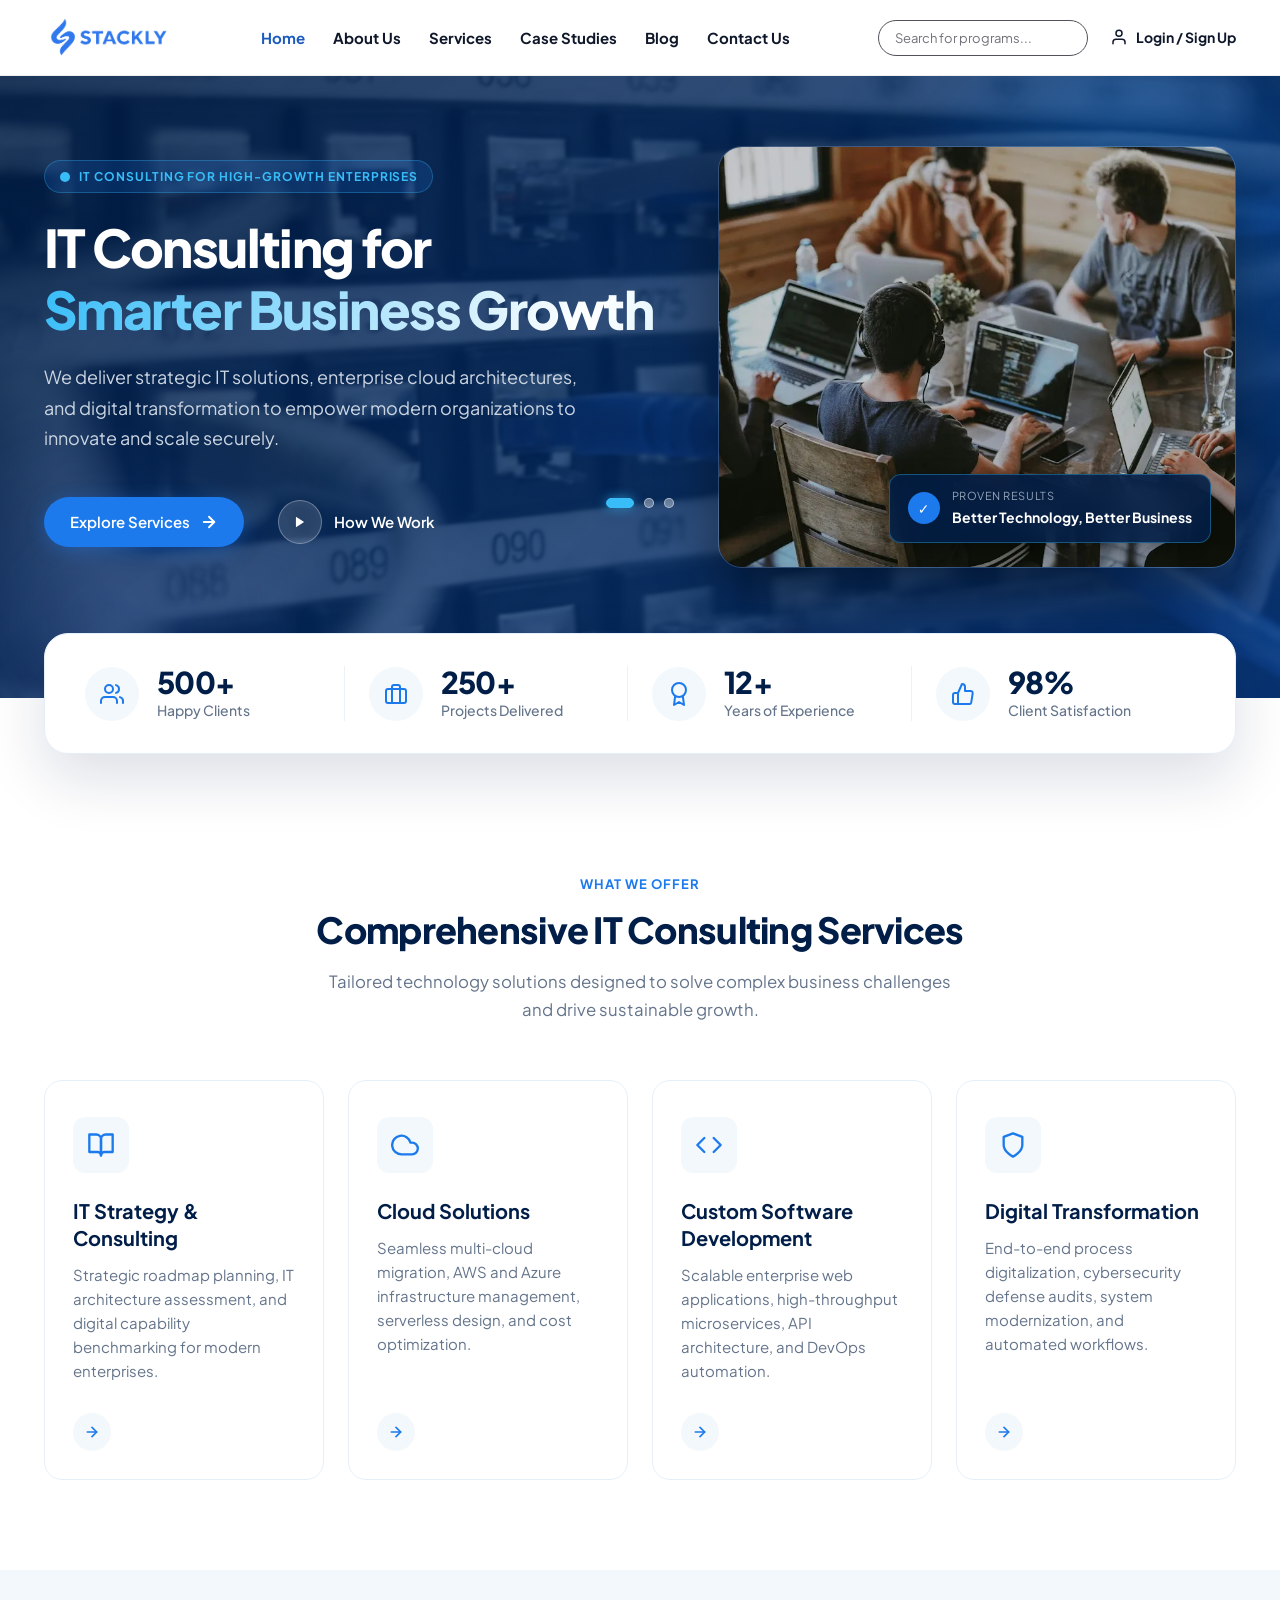
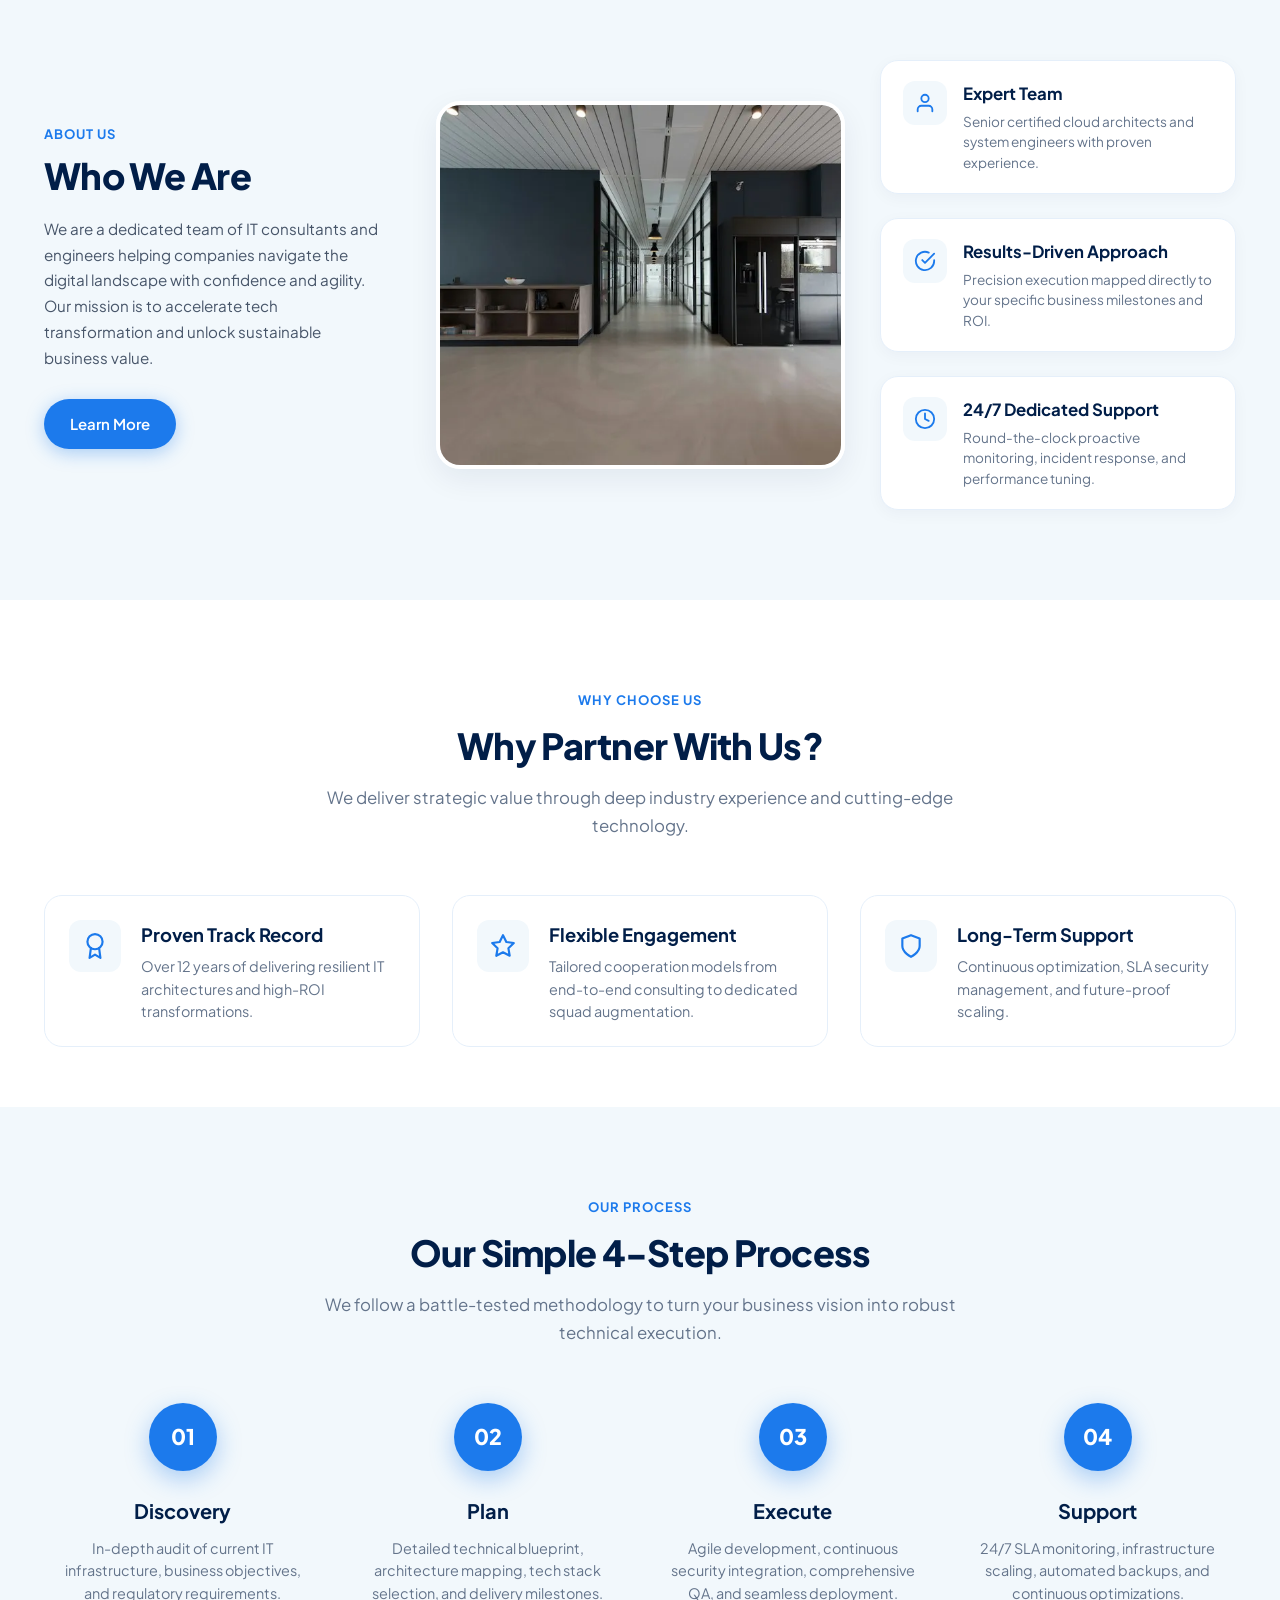
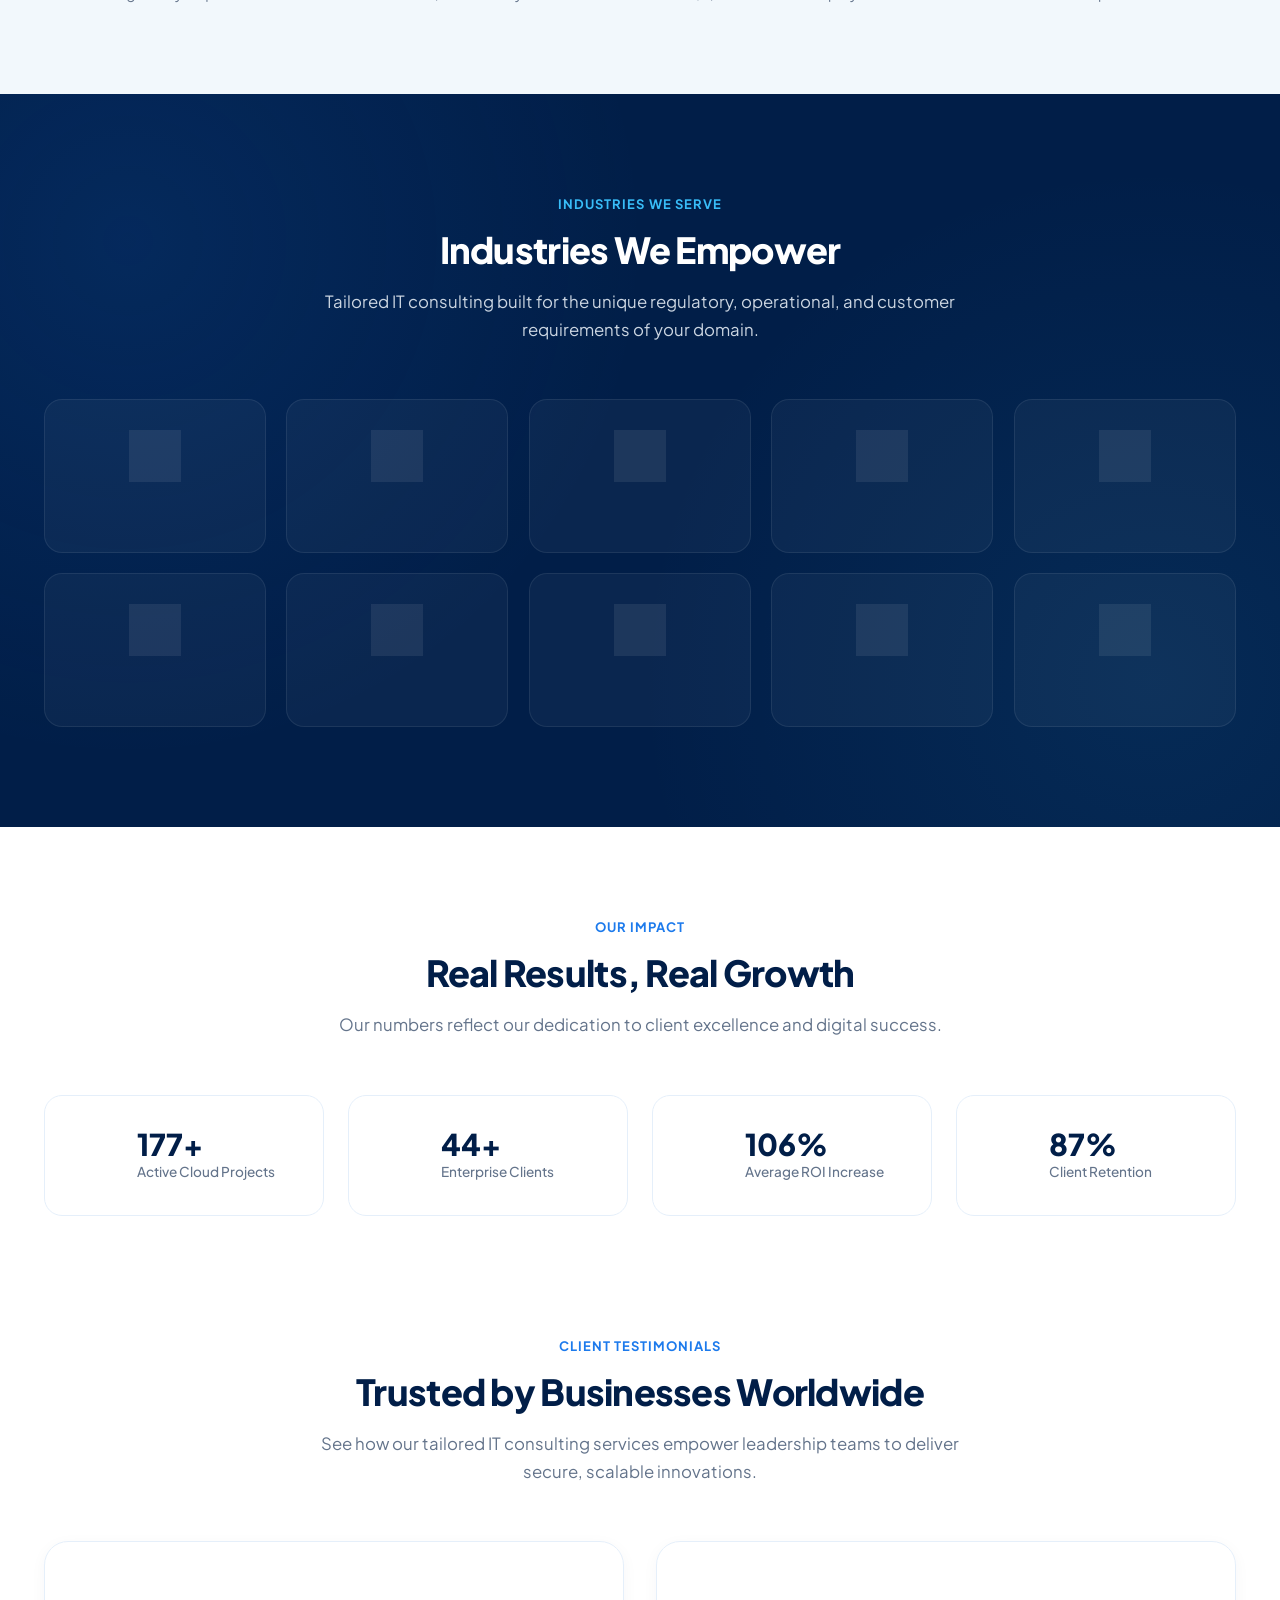
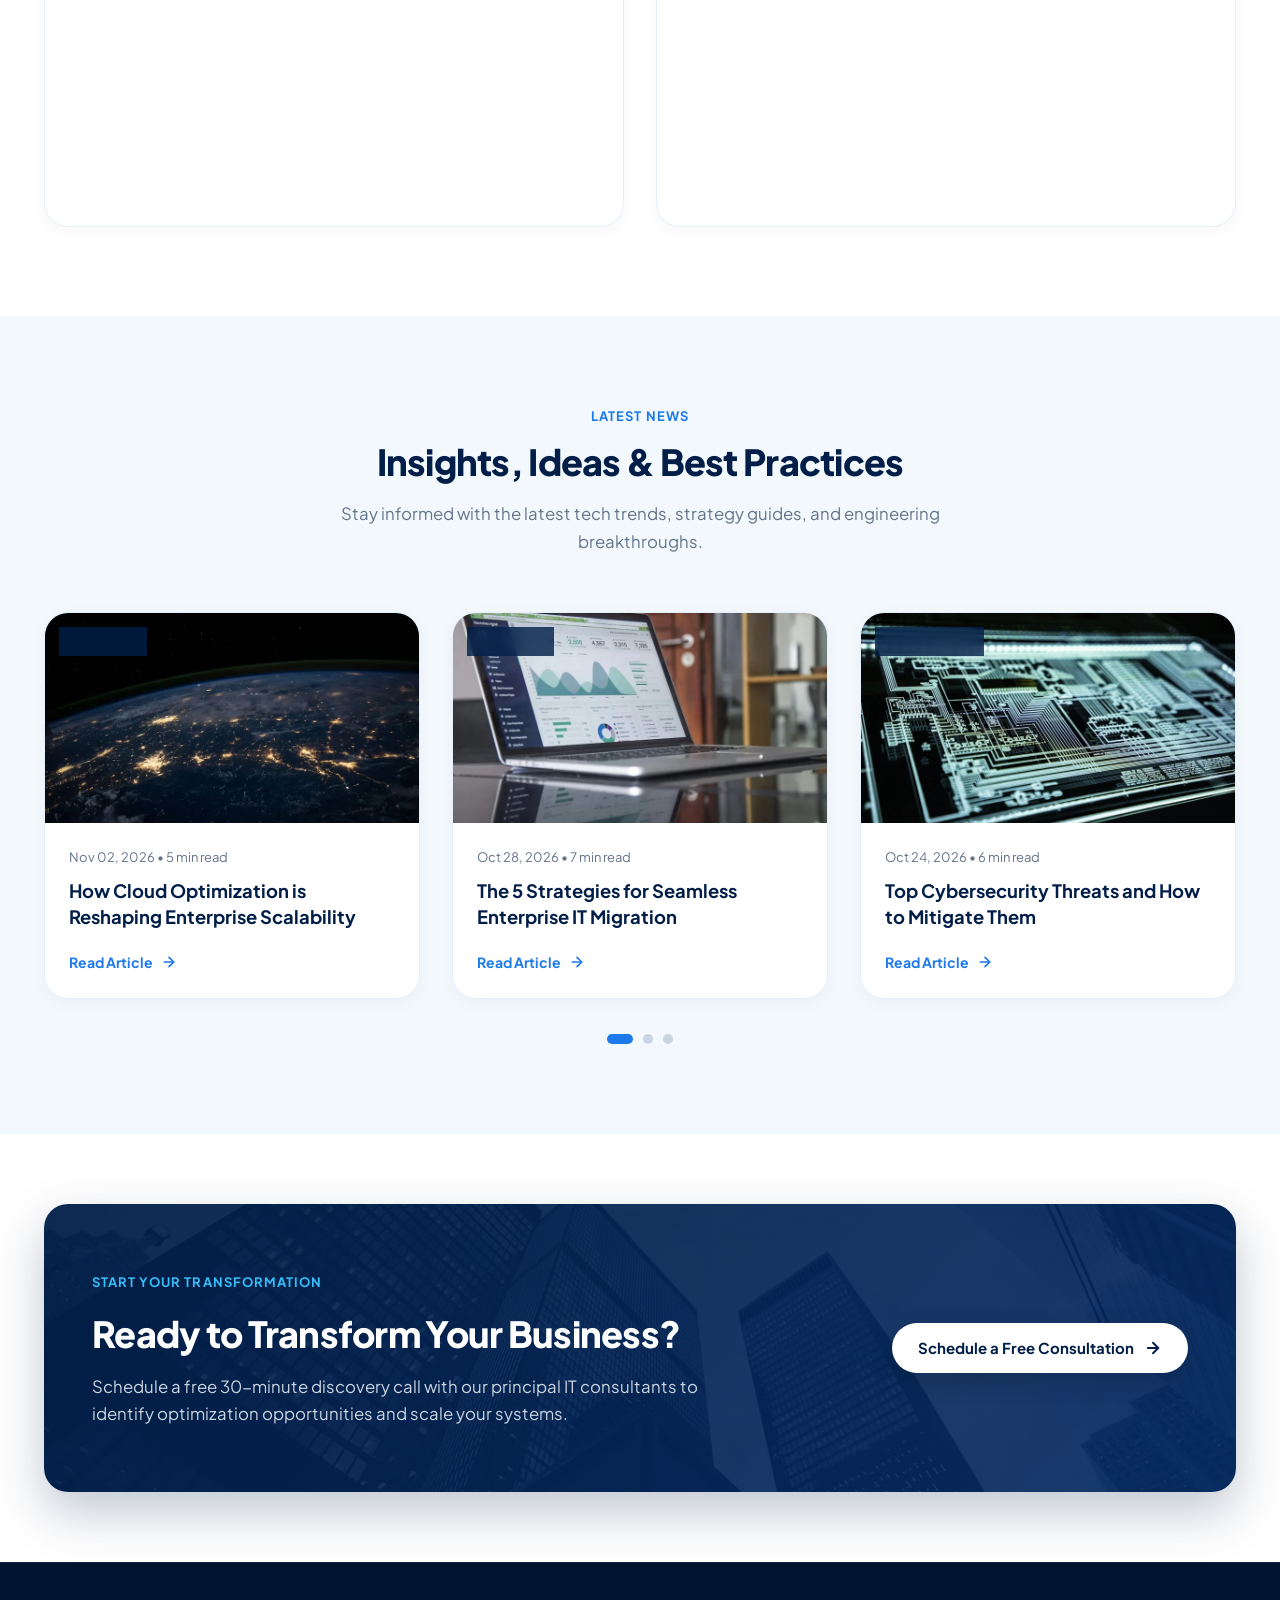
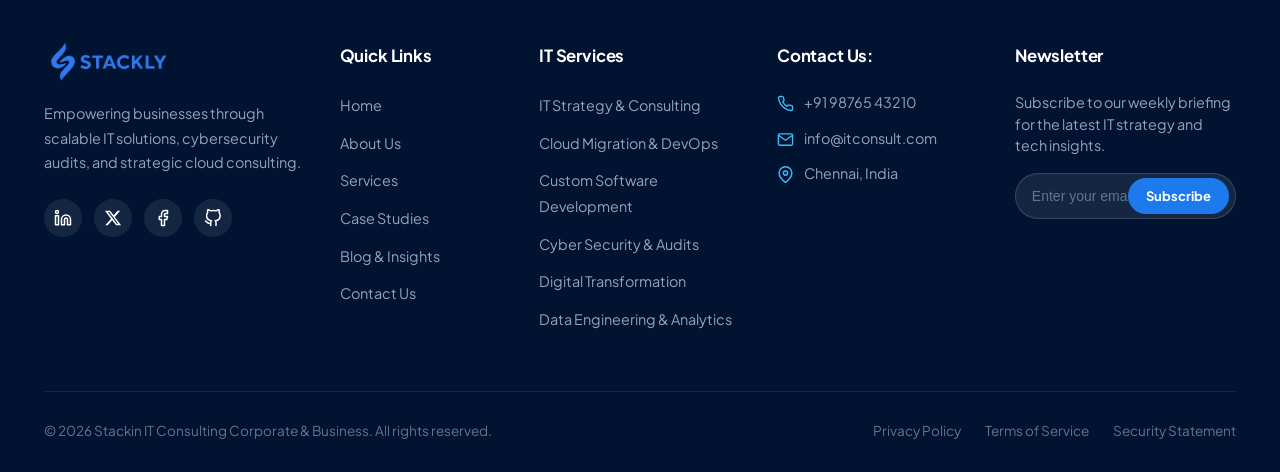
<file: index.html>
<!DOCTYPE html>
<html lang="en">
<head>
  <meta charset="UTF-8">
  <meta name="viewport" content="width=device-width, initial-scale=1.0">
  <title>Stackly | IT Consulting Corporate & Business</title>
  <meta name="description" content="Strategic IT Consulting, Cloud Architectures, and Enterprise Digital Transformation Solutions.">
  
  <!-- Google Fonts: Plus Jakarta Sans -->
  <link rel="preconnect" href="https://fonts.googleapis.com">
  <link rel="preconnect" href="https://fonts.gstatic.com" crossorigin>
  <link href="https://fonts.googleapis.com/css2?family=Plus+Jakarta+Sans:wght@300;400;500;600;700;800&display=swap" rel="stylesheet">
  
  <!-- CSS Stylesheets -->
  <link rel="stylesheet" href="css/index.css">
  <link rel="stylesheet" href="css/animation.css">
  <link rel="stylesheet" href="css/responsive.css">
</head>
<body>

  <!-- ==========================================================================
       SITE HEADER / NAVIGATION
       ========================================================================== -->
  <header class="site-header">
    <div class="container navbar-container">
      <!-- Brand Logo -->
      <a href="index.html" class="brand-logo" aria-label="STACKLY Home">
        <img src="assets/images/logo.webp" alt="STACKLY" class="site-logo-img">
      </a>

      <!-- Navigation Menu -->
      <nav class="nav-menu" id="primaryNav">
        <a href="index.html" class="nav-link active">Home</a>
        <a href="about.html" class="nav-link">About Us</a>
        <a href="services.html" class="nav-link">Services</a>
        <a href="casestudies.html" class="nav-link">Case Studies</a>
        <a href="blog.html" class="nav-link">Blog</a>
        <a href="contact.html" class="nav-link">Contact Us</a>

        <!-- Mobile-only actions inside drawer -->
        <div class="mobile-nav-actions">
          <div class="nav-search-wrap">
            <input type="text" class="nav-search-input" placeholder="Search for programs..." aria-label="Search">
          </div>
          <a href="login.html" class="nav-user-auth">
            <svg viewBox="0 0 24 24" class="user-icon-svg" fill="none" stroke="currentColor" stroke-width="2" stroke-linecap="round" stroke-linejoin="round">
              <path d="M20 21v-2a4 4 0 0 0-4-4H8a4 4 0 0 0-4 4v2"></path>
              <circle cx="12" cy="7" r="4"></circle>
            </svg>
            <span>Login / Sign Up</span>
          </a>
        </div>
      </nav>

      <!-- Navigation Actions -->
      <div class="nav-actions">
        <div class="nav-search-wrap desktop-only">
          <input type="text" class="nav-search-input" placeholder="Search for programs..." aria-label="Search">
        </div>
        <a href="login.html" class="nav-user-auth desktop-only">
          <svg viewBox="0 0 24 24" class="user-icon-svg" fill="none" stroke="currentColor" stroke-width="2" stroke-linecap="round" stroke-linejoin="round">
            <path d="M20 21v-2a4 4 0 0 0-4-4H8a4 4 0 0 0-4 4v2"></path>
            <circle cx="12" cy="7" r="4"></circle>
          </svg>
          <span>Login / Sign Up</span>
        </a>
        <button class="mobile-toggle" aria-label="Toggle navigation" aria-expanded="false">
          <span></span>
          <span></span>
          <span></span>
        </button>
      </div>
    </div>
  </header>

  <main>
    <!-- ==========================================================================
         HERO SECTION
         ========================================================================== -->
    <section class="hero-section">
      <!-- Looping Background Cover Carousel -->
      <div class="hero-bg-carousel" aria-hidden="true">
        <div class="hero-bg-slide active" style="background-image: url('assets/images/hero-bg-1.webp');"></div>
        <div class="hero-bg-slide" style="background-image: url('assets/images/hero-bg-2.webp');"></div>
        <div class="hero-bg-slide" style="background-image: url('assets/images/hero-bg-3.webp');"></div>
        <div class="hero-bg-overlay"></div>
      </div>

      <div class="hero-glow-blob"></div>
      <div class="mesh-gradient-orb mesh-orb-1" aria-hidden="true"></div>
      <div class="mesh-gradient-orb mesh-orb-2" aria-hidden="true"></div>
      <div class="container">
        <div class="hero-grid">
          <!-- Hero Text -->
          <div class="hero-content reveal">
            <div class="hero-badge">
              <svg width="12" height="12" viewBox="0 0 24 24" fill="currentColor">
                <circle cx="12" cy="12" r="10"/>
              </svg>
              IT Consulting for High-Growth Enterprises
            </div>
            <h1 class="hero-title">
              IT Consulting for<br>
              <span class="macbook-text-shimmer">Smarter Business Growth</span>
            </h1>
            <p class="hero-description">
              We deliver strategic IT solutions, enterprise cloud architectures, and digital transformation to empower modern organizations to innovate and scale securely.
            </p>
            <div class="hero-btn-group">
              <a href="services.html" class="btn btn-primary">
                Explore Services
                <svg width="18" height="18" viewBox="0 0 24 24" fill="none" stroke="currentColor" stroke-width="2.5" stroke-linecap="round" stroke-linejoin="round">
                  <line x1="5" y1="12" x2="19" y2="12"></line>
                  <polyline points="12 5 19 12 12 19"></polyline>
                </svg>
              </a>
              <a href="#about" class="btn-hero-video">
                <div class="video-play-pulse">
                  <svg width="14" height="14" viewBox="0 0 24 24" fill="currentColor">
                    <polygon points="5 3 19 12 5 21 5 3"></polygon>
                  </svg>
                </div>
                <span>How We Work</span>
              </a>
            </div>
          </div>

          <!-- Hero Visual -->
          <div class="hero-visual reveal delay-200">
            <div class="hero-image-frame">
              <img src="assets/images/hero-team.webp" alt="IT Consulting Corporate Team in Strategy Meeting" width="600" height="420" loading="eager">
              <div class="hero-float-badge animate-float">
                <div class="float-badge-icon">✓</div>
                <div class="float-badge-text">
                  <small>Proven Results</small>
                  <strong>Better Technology, Better Business</strong>
                </div>
              </div>
            </div>
          </div>
        </div>

        <!-- Hero Background Slide Indicators -->
        <div class="hero-slide-indicators" aria-label="Hero background slideshow controls">
          <button type="button" class="hero-indicator-dot active" data-slide="0" aria-label="Slide 1: Cloud Data Center" aria-current="true"></button>
          <button type="button" class="hero-indicator-dot" data-slide="1" aria-label="Slide 2: Global Cyber Network"></button>
          <button type="button" class="hero-indicator-dot" data-slide="2" aria-label="Slide 3: Enterprise IT Strategy"></button>
        </div>
      </div>
    </section>

    <!-- ==========================================================================
         FLOATING STATS / METRIC BAR
         ========================================================================== -->
    <div class="stats-overlap-container">
      <div class="container">
        <div class="stats-card-wrapper reveal">
          <!-- Stat 1 -->
          <div class="stat-item">
            <div class="stat-icon-wrapper">
              <svg viewBox="0 0 24 24" fill="none" stroke="currentColor" stroke-width="2" stroke-linecap="round" stroke-linejoin="round">
                <path d="M17 21v-2a4 4 0 0 0-4-4H5a4 4 0 0 0-4 4v2"></path>
                <circle cx="9" cy="7" r="4"></circle>
                <path d="M23 21v-2a4 4 0 0 0-3-3.87"></path>
                <path d="M16 3.13a4 4 0 0 1 0 7.75"></path>
              </svg>
            </div>
            <div>
              <div class="stat-number" data-counter="500" data-suffix="+">500+</div>
              <div class="stat-label">Happy Clients</div>
            </div>
          </div>

          <!-- Stat 2 -->
          <div class="stat-item">
            <div class="stat-icon-wrapper">
              <svg viewBox="0 0 24 24" fill="none" stroke="currentColor" stroke-width="2" stroke-linecap="round" stroke-linejoin="round">
                <rect x="2" y="7" width="20" height="14" rx="2" ry="2"></rect>
                <path d="M16 21V5a2 2 0 0 0-2-2h-4a2 2 0 0 0-2 2v16"></path>
              </svg>
            </div>
            <div>
              <div class="stat-number" data-counter="250" data-suffix="+">250+</div>
              <div class="stat-label">Projects Delivered</div>
            </div>
          </div>

          <!-- Stat 3 -->
          <div class="stat-item">
            <div class="stat-icon-wrapper">
              <svg viewBox="0 0 24 24" fill="none" stroke="currentColor" stroke-width="2" stroke-linecap="round" stroke-linejoin="round">
                <circle cx="12" cy="8" r="7"></circle>
                <polyline points="8.21 13.89 7 23 12 20 17 23 15.79 13.88"></polyline>
              </svg>
            </div>
            <div>
              <div class="stat-number" data-counter="12" data-suffix="+">12+</div>
              <div class="stat-label">Years of Experience</div>
            </div>
          </div>

          <!-- Stat 4 -->
          <div class="stat-item">
            <div class="stat-icon-wrapper">
              <svg viewBox="0 0 24 24" fill="none" stroke="currentColor" stroke-width="2" stroke-linecap="round" stroke-linejoin="round">
                <path d="M14 9V5a3 3 0 0 0-3-3l-4 9v11h11.28a2 2 0 0 0 2-1.7l1.38-9a2 2 0 0 0-2-2.3zM7 22H4a2 2 0 0 1-2-2v-7a2 2 0 0 1 2-2h3"></path>
              </svg>
            </div>
            <div>
              <div class="stat-number" data-counter="98" data-suffix="%">98%</div>
              <div class="stat-label">Client Satisfaction</div>
            </div>
          </div>
        </div>
      </div>
    </div>

    <!-- ==========================================================================
         SERVICES SECTION
         ========================================================================== -->
    <section class="services-section" id="services">
      <div class="container">
        <div class="section-header-center reveal">
          <div class="section-badge">WHAT WE OFFER</div>
          <h2 class="section-title">Comprehensive IT Consulting Services</h2>
          <p class="section-subtitle">
            Tailored technology solutions designed to solve complex business challenges and drive sustainable growth.
          </p>
        </div>

        <div class="services-grid">
          <!-- Card 1 -->
          <div class="service-card reveal delay-100">
            <div>
              <div class="service-icon-box">
                <svg viewBox="0 0 24 24" fill="none" stroke="currentColor" stroke-width="2" stroke-linecap="round" stroke-linejoin="round">
                  <path d="M2 3h6a4 4 0 0 1 4 4v14a3 3 0 0 0-3-3H2z"></path>
                  <path d="M22 3h-6a4 4 0 0 0-4 4v14a3 3 0 0 1 3-3h7z"></path>
                </svg>
              </div>
              <h3 class="service-title">IT Strategy & Consulting</h3>
              <p class="service-desc">
                Strategic roadmap planning, IT architecture assessment, and digital capability benchmarking for modern enterprises.
              </p>
            </div>
            <a href="services.html" class="service-arrow-btn" aria-label="Learn more about IT Strategy">
              <svg viewBox="0 0 24 24" fill="none" stroke="currentColor" stroke-width="2.5" stroke-linecap="round" stroke-linejoin="round">
                <line x1="5" y1="12" x2="19" y2="12"></line>
                <polyline points="12 5 19 12 12 19"></polyline>
              </svg>
            </a>
          </div>

          <!-- Card 2 -->
          <div class="service-card reveal delay-200">
            <div>
              <div class="service-icon-box">
                <svg viewBox="0 0 24 24" fill="none" stroke="currentColor" stroke-width="2" stroke-linecap="round" stroke-linejoin="round">
                  <path d="M18 10h-1.26A8 8 0 1 0 9 20h9a5 5 0 0 0 0-10z"></path>
                </svg>
              </div>
              <h3 class="service-title">Cloud Solutions</h3>
              <p class="service-desc">
                Seamless multi-cloud migration, AWS and Azure infrastructure management, serverless design, and cost optimization.
              </p>
            </div>
            <a href="services.html" class="service-arrow-btn" aria-label="Learn more about Cloud Solutions">
              <svg viewBox="0 0 24 24" fill="none" stroke="currentColor" stroke-width="2.5" stroke-linecap="round" stroke-linejoin="round">
                <line x1="5" y1="12" x2="19" y2="12"></line>
                <polyline points="12 5 19 12 12 19"></polyline>
              </svg>
            </a>
          </div>

          <!-- Card 3 -->
          <div class="service-card reveal delay-300">
            <div>
              <div class="service-icon-box">
                <svg viewBox="0 0 24 24" fill="none" stroke="currentColor" stroke-width="2" stroke-linecap="round" stroke-linejoin="round">
                  <polyline points="16 18 22 12 16 6"></polyline>
                  <polyline points="8 6 2 12 8 18"></polyline>
                </svg>
              </div>
              <h3 class="service-title">Custom Software Development</h3>
              <p class="service-desc">
                Scalable enterprise web applications, high-throughput microservices, API architecture, and DevOps automation.
              </p>
            </div>
            <a href="services.html" class="service-arrow-btn" aria-label="Learn more about Software Development">
              <svg viewBox="0 0 24 24" fill="none" stroke="currentColor" stroke-width="2.5" stroke-linecap="round" stroke-linejoin="round">
                <line x1="5" y1="12" x2="19" y2="12"></line>
                <polyline points="12 5 19 12 12 19"></polyline>
              </svg>
            </a>
          </div>

          <!-- Card 4 -->
          <div class="service-card reveal delay-400">
            <div>
              <div class="service-icon-box">
                <svg viewBox="0 0 24 24" fill="none" stroke="currentColor" stroke-width="2" stroke-linecap="round" stroke-linejoin="round">
                  <path d="M12 22s8-4 8-10V5l-8-3-8 3v7c0 6 8 10 8 10z"></path>
                </svg>
              </div>
              <h3 class="service-title">Digital Transformation</h3>
              <p class="service-desc">
                End-to-end process digitalization, cybersecurity defense audits, system modernization, and automated workflows.
              </p>
            </div>
            <a href="services.html" class="service-arrow-btn" aria-label="Learn more about Digital Transformation">
              <svg viewBox="0 0 24 24" fill="none" stroke="currentColor" stroke-width="2.5" stroke-linecap="round" stroke-linejoin="round">
                <line x1="5" y1="12" x2="19" y2="12"></line>
                <polyline points="12 5 19 12 12 19"></polyline>
              </svg>
            </a>
          </div>
        </div>

      </div>
    </section>

    <!-- ==========================================================================
         ABOUT US SECTION
         ========================================================================== -->
    <section class="about-section" id="about">
      <div class="container">
        <div class="about-grid">
          <!-- Left: Intro -->
          <div class="about-intro-col reveal">
            <div class="section-badge">ABOUT US</div>
            <h2 class="section-title">Who We Are</h2>
            <p>
              We are a dedicated team of IT consultants and engineers helping companies navigate the digital landscape with confidence and agility. Our mission is to accelerate tech transformation and unlock sustainable business value.
            </p>
            <a href="about.html" class="btn btn-primary">Learn More</a>
          </div>

          <!-- Center: Image -->
          <div class="about-image-col reveal delay-200">
            <div class="about-image-wrapper">
              <img src="assets/images/office-space.webp" alt="Stackin Modern IT Consulting Boardroom and Office" width="500" height="360" loading="lazy">
            </div>
          </div>

          <!-- Right: 3 Key Points -->
          <div class="about-features-col reveal delay-300">
            <div class="about-feature-item">
              <div class="about-feat-icon">
                <svg viewBox="0 0 24 24" fill="none" stroke="currentColor" stroke-width="2" stroke-linecap="round" stroke-linejoin="round">
                  <path d="M20 21v-2a4 4 0 0 0-4-4H8a4 4 0 0 0-4 4v2"></path>
                  <circle cx="12" cy="7" r="4"></circle>
                </svg>
              </div>
              <div class="about-feat-content">
                <h4>Expert Team</h4>
                <p>Senior certified cloud architects and system engineers with proven experience.</p>
              </div>
            </div>

            <div class="about-feature-item">
              <div class="about-feat-icon">
                <svg viewBox="0 0 24 24" fill="none" stroke="currentColor" stroke-width="2" stroke-linecap="round" stroke-linejoin="round">
                  <path d="M22 11.08V12a10 10 0 1 1-5.93-9.14"></path>
                  <polyline points="22 4 12 14.01 9 11.01"></polyline>
                </svg>
              </div>
              <div class="about-feat-content">
                <h4>Results-Driven Approach</h4>
                <p>Precision execution mapped directly to your specific business milestones and ROI.</p>
              </div>
            </div>

            <div class="about-feature-item">
              <div class="about-feat-icon">
                <svg viewBox="0 0 24 24" fill="none" stroke="currentColor" stroke-width="2" stroke-linecap="round" stroke-linejoin="round">
                  <circle cx="12" cy="12" r="10"></circle>
                  <polyline points="12 6 12 12 16 14"></polyline>
                </svg>
              </div>
              <div class="about-feat-content">
                <h4>24/7 Dedicated Support</h4>
                <p>Round-the-clock proactive monitoring, incident response, and performance tuning.</p>
              </div>
            </div>
          </div>
        </div>

      </div>
    </section>

    <!-- ==========================================================================
         WHY PARTNER WITH US SECTION
         ========================================================================== -->
    <section class="why-us-section">
      <div class="container">
        <div class="section-header-center reveal">
          <div class="section-badge">WHY CHOOSE US</div>
          <h2 class="section-title">Why Partner With Us?</h2>
          <p class="section-subtitle">
            We deliver strategic value through deep industry experience and cutting-edge technology.
          </p>
        </div>

        <div class="why-grid">
          <!-- Feature 1 -->
          <div class="why-card reveal delay-100">
            <div class="why-icon">
              <svg viewBox="0 0 24 24" fill="none" stroke="currentColor" stroke-width="2" stroke-linecap="round" stroke-linejoin="round">
                <circle cx="12" cy="8" r="7"></circle>
                <polyline points="8.21 13.89 7 23 12 20 17 23 15.79 13.88"></polyline>
              </svg>
            </div>
            <div class="why-content">
              <h4>Proven Track Record</h4>
              <p>Over 12 years of delivering resilient IT architectures and high-ROI transformations.</p>
            </div>
          </div>

          <!-- Feature 2 -->
          <div class="why-card reveal delay-200">
            <div class="why-icon">
              <svg viewBox="0 0 24 24" fill="none" stroke="currentColor" stroke-width="2" stroke-linecap="round" stroke-linejoin="round">
                <path d="M12 2l3.09 6.26L22 9.27l-5 4.87 1.18 6.88L12 17.77l-6.18 3.25L7 14.14 2 9.27l6.91-1.01L12 2z"></path>
              </svg>
            </div>
            <div class="why-content">
              <h4>Flexible Engagement</h4>
              <p>Tailored cooperation models from end-to-end consulting to dedicated squad augmentation.</p>
            </div>
          </div>

          <!-- Feature 3 -->
          <div class="why-card reveal delay-300">
            <div class="why-icon">
              <svg viewBox="0 0 24 24" fill="none" stroke="currentColor" stroke-width="2" stroke-linecap="round" stroke-linejoin="round">
                <path d="M12 22s8-4 8-10V5l-8-3-8 3v7c0 6 8 10 8 10z"></path>
              </svg>
            </div>
            <div class="why-content">
              <h4>Long-Term Support</h4>
              <p>Continuous optimization, SLA security management, and future-proof scaling.</p>
            </div>
          </div>
        </div>

      </div>
    </section>

    <!-- ==========================================================================
         OUR SIMPLE 4-STEP PROCESS
         ========================================================================== -->
    <section class="process-section">
      <div class="container">
        <div class="section-header-center reveal">
          <div class="section-badge">OUR PROCESS</div>
          <h2 class="section-title">Our Simple 4-Step Process</h2>
          <p class="section-subtitle">
            We follow a battle-tested methodology to turn your business vision into robust technical execution.
          </p>
        </div>

        <div class="process-grid">
          <!-- Step 1 -->
          <div class="process-step-item reveal delay-100">
            <div class="process-num-circle">01</div>
            <h3 class="process-title">Discovery</h3>
            <p class="process-desc">
              In-depth audit of current IT infrastructure, business objectives, and regulatory requirements.
            </p>
          </div>

          <!-- Step 2 -->
          <div class="process-step-item reveal delay-200">
            <div class="process-num-circle">02</div>
            <h3 class="process-title">Plan</h3>
            <p class="process-desc">
              Detailed technical blueprint, architecture mapping, tech stack selection, and delivery milestones.
            </p>
          </div>

          <!-- Step 3 -->
          <div class="process-step-item reveal delay-300">
            <div class="process-num-circle">03</div>
            <h3 class="process-title">Execute</h3>
            <p class="process-desc">
              Agile development, continuous security integration, comprehensive QA, and seamless deployment.
            </p>
          </div>

          <!-- Step 4 -->
          <div class="process-step-item reveal delay-400">
            <div class="process-num-circle">04</div>
            <h3 class="process-title">Support</h3>
            <p class="process-desc">
              24/7 SLA monitoring, infrastructure scaling, automated backups, and continuous optimizations.
            </p>
          </div>
        </div>

      </div>
    </section>

    <!-- ==========================================================================
         INDUSTRIES WE EMPOWER (DARK NAVY GRID)
         ========================================================================== -->
    <section class="industries-section">
      <div class="container">
        <div class="section-header-center reveal">
          <div class="section-badge on-dark">INDUSTRIES WE SERVE</div>
          <h2 class="section-title on-dark">Industries We Empower</h2>
          <p class="section-subtitle on-dark">
            Tailored IT consulting built for the unique regulatory, operational, and customer requirements of your domain.
          </p>
        </div>

        <div class="industries-grid">
          <!-- 1. Healthcare -->
          <div class="industry-card reveal delay-100">
            <div class="industry-icon-box">
              <svg viewBox="0 0 24 24" fill="none" stroke="currentColor" stroke-width="2" stroke-linecap="round" stroke-linejoin="round">
                <path d="M22 12h-4l-3 9L9 3l-3 9H2"></path>
              </svg>
            </div>
            <h4 class="industry-name">Healthcare</h4>
          </div>

          <!-- 2. Finance -->
          <div class="industry-card reveal delay-100">
            <div class="industry-icon-box">
              <svg viewBox="0 0 24 24" fill="none" stroke="currentColor" stroke-width="2" stroke-linecap="round" stroke-linejoin="round">
                <rect x="2" y="4" width="20" height="16" rx="2"></rect>
                <line x1="12" y1="8" x2="12" y2="16"></line>
                <line x1="8" y1="12" x2="16" y2="12"></line>
              </svg>
            </div>
            <h4 class="industry-name">Finance</h4>
          </div>

          <!-- 3. Manufacturing -->
          <div class="industry-card reveal delay-200">
            <div class="industry-icon-box">
              <svg viewBox="0 0 24 24" fill="none" stroke="currentColor" stroke-width="2" stroke-linecap="round" stroke-linejoin="round">
                <circle cx="12" cy="12" r="3"></circle>
                <path d="M19.4 15a1.65 1.65 0 0 0 .33 1.82l.06.06a2 2 0 0 1 0 2.83 2 2 0 0 1-2.83 0l-.06-.06a1.65 1.65 0 0 0-1.82-.33 1.65 1.65 0 0 0-1 1.51V21a2 2 0 0 1-2 2 2 2 0 0 1-2-2v-.09A1.65 1.65 0 0 0 9 19.4a1.65 1.65 0 0 0-1.82.33l-.06.06a2 2 0 0 1-2.83 0 2 2 0 0 1 0-2.83l.06-.06a1.65 1.65 0 0 0 .33-1.82 1.65 1.65 0 0 0-1.51-1H3a2 2 0 0 1-2-2 2 2 0 0 1 2-2h.09A1.65 1.65 0 0 0 4.6 9a1.65 1.65 0 0 0-.33-1.82l-.06-.06a2 2 0 0 1 0-2.83 2 2 0 0 1 2.83 0l.06.06a1.65 1.65 0 0 0 1.82.33H9a1.65 1.65 0 0 0 1-1.51V3a2 2 0 0 1 2-2 2 2 0 0 1 2 2v.09a1.65 1.65 0 0 0 1 1.51 1.65 1.65 0 0 0 1.82-.33l.06-.06a2 2 0 0 1 2.83 0 2 2 0 0 1 0 2.83l-.06.06a1.65 1.65 0 0 0-.33 1.82V9a1.65 1.65 0 0 0 1.51 1H21a2 2 0 0 1 2 2 2 2 0 0 1-2 2h-.09a1.65 1.65 0 0 0-1.51 1z"></path>
              </svg>
            </div>
            <h4 class="industry-name">Manufacturing</h4>
          </div>

          <!-- 4. Retail -->
          <div class="industry-card reveal delay-200">
            <div class="industry-icon-box">
              <svg viewBox="0 0 24 24" fill="none" stroke="currentColor" stroke-width="2" stroke-linecap="round" stroke-linejoin="round">
                <circle cx="9" cy="21" r="1"></circle>
                <circle cx="20" cy="21" r="1"></circle>
                <path d="M1 1h4l2.68 13.39a2 2 0 0 0 2 1.61h9.72a2 2 0 0 0 2-1.61L23 6H6"></path>
              </svg>
            </div>
            <h4 class="industry-name">Retail</h4>
          </div>

          <!-- 5. Education -->
          <div class="industry-card reveal delay-300">
            <div class="industry-icon-box">
              <svg viewBox="0 0 24 24" fill="none" stroke="currentColor" stroke-width="2" stroke-linecap="round" stroke-linejoin="round">
                <path d="M22 10v6M2 10l10-5 10 5-10 5z"></path>
                <path d="M6 12v5c3 3 9 3 12 0v-5"></path>
              </svg>
            </div>
            <h4 class="industry-name">Education</h4>
          </div>

          <!-- 6. Real Estate -->
          <div class="industry-card reveal delay-300">
            <div class="industry-icon-box">
              <svg viewBox="0 0 24 24" fill="none" stroke="currentColor" stroke-width="2" stroke-linecap="round" stroke-linejoin="round">
                <path d="M3 9l9-7 9 7v11a2 2 0 0 1-2 2H5a2 2 0 0 1-2-2z"></path>
                <polyline points="9 22 9 12 15 12 15 22"></polyline>
              </svg>
            </div>
            <h4 class="industry-name">Real Estate</h4>
          </div>

          <!-- 7. Logistics -->
          <div class="industry-card reveal delay-400">
            <div class="industry-icon-box">
              <svg viewBox="0 0 24 24" fill="none" stroke="currentColor" stroke-width="2" stroke-linecap="round" stroke-linejoin="round">
                <rect x="1" y="3" width="15" height="13"></rect>
                <polygon points="16 8 20 8 23 11 23 16 16 16 16 8"></polygon>
                <circle cx="5.5" cy="18.5" r="2.5"></circle>
                <circle cx="18.5" cy="18.5" r="2.5"></circle>
              </svg>
            </div>
            <h4 class="industry-name">Logistics</h4>
          </div>

          <!-- 8. Travel & Hospitality -->
          <div class="industry-card reveal delay-400">
            <div class="industry-icon-box">
              <svg viewBox="0 0 24 24" fill="none" stroke="currentColor" stroke-width="2" stroke-linecap="round" stroke-linejoin="round">
                <path d="M17.8 19.2L16 11l3.5-3.5C21 6 21.5 4 21 3c-1-.5-3 0-4.5 1.5L13 8 4.8 6.2c-.5-.1-.9.1-1.1.5l-.3.5c-.2.5-.1 1 .3 1.3L9 12l-2 3H4l-1 1 3 2 2 3 1-1v-3l3-2 3.5 5.3c.3.4.8.5 1.3.3l.5-.2c.4-.3.6-.7.5-1.2z"></path>
              </svg>
            </div>
            <h4 class="industry-name">Travel & Hospitality</h4>
          </div>

          <!-- 9. Government -->
          <div class="industry-card reveal delay-500">
            <div class="industry-icon-box">
              <svg viewBox="0 0 24 24" fill="none" stroke="currentColor" stroke-width="2" stroke-linecap="round" stroke-linejoin="round">
                <line x1="3" y1="21" x2="21" y2="21"></line>
                <line x1="3" y1="10" x2="21" y2="10"></line>
                <polyline points="5 10 5 21"></polyline>
                <polyline points="19 10 19 21"></polyline>
                <polyline points="12 10 12 21"></polyline>
                <polygon points="12 2 20 7 4 7 12 2"></polygon>
              </svg>
            </div>
            <h4 class="industry-name">Government</h4>
          </div>

          <!-- 10. Telecommunications -->
          <div class="industry-card reveal delay-500">
            <div class="industry-icon-box">
              <svg viewBox="0 0 24 24" fill="none" stroke="currentColor" stroke-width="2" stroke-linecap="round" stroke-linejoin="round">
                <path d="M4.93 4.93a10 10 0 0 1 14.14 0"></path>
                <path d="M7.76 7.76a6 6 0 0 1 8.48 0"></path>
                <circle cx="12" cy="12" r="2"></circle>
                <path d="M12 14v7"></path>
              </svg>
            </div>
            <h4 class="industry-name">Telecommunications</h4>
          </div>
        </div>

      </div>
    </section>

    <!-- ==========================================================================
         REAL RESULTS, REAL GROWTH (IMPACT METRICS)
         ========================================================================== -->
    <section class="impact-section">
      <div class="container">
        <div class="section-header-center reveal">
          <div class="section-badge">OUR IMPACT</div>
          <h2 class="section-title">Real Results, Real Growth</h2>
          <p class="section-subtitle">
            Our numbers reflect our dedication to client excellence and digital success.
          </p>
        </div>

        <div class="impact-grid">
          <!-- Impact 1 -->
          <div class="impact-card reveal delay-100">
            <div class="impact-icon">
              <svg viewBox="0 0 24 24" fill="none" stroke="currentColor" stroke-width="2" stroke-linecap="round" stroke-linejoin="round">
                <line x1="18" y1="20" x2="18" y2="10"></line>
                <line x1="12" y1="20" x2="12" y2="4"></line>
                <line x1="6" y1="20" x2="6" y2="14"></line>
              </svg>
            </div>
            <div>
              <div class="impact-number" data-counter="200" data-suffix="+">200+</div>
              <div class="impact-label">Active Cloud Projects</div>
            </div>
          </div>

          <!-- Impact 2 -->
          <div class="impact-card reveal delay-200">
            <div class="impact-icon">
              <svg viewBox="0 0 24 24" fill="none" stroke="currentColor" stroke-width="2" stroke-linecap="round" stroke-linejoin="round">
                <path d="M17 21v-2a4 4 0 0 0-4-4H5a4 4 0 0 0-4 4v2"></path>
                <circle cx="9" cy="7" r="4"></circle>
                <path d="M23 21v-2a4 4 0 0 0-3-3.87"></path>
                <path d="M16 3.13a4 4 0 0 1 0 7.75"></path>
              </svg>
            </div>
            <div>
              <div class="impact-number" data-counter="50" data-suffix="+">50+</div>
              <div class="impact-label">Enterprise Clients</div>
            </div>
          </div>

          <!-- Impact 3 -->
          <div class="impact-card reveal delay-300">
            <div class="impact-icon">
              <svg viewBox="0 0 24 24" fill="none" stroke="currentColor" stroke-width="2" stroke-linecap="round" stroke-linejoin="round">
                <polyline points="23 6 13.5 15.5 8.5 10.5 1 18"></polyline>
                <polyline points="17 6 23 6 23 12"></polyline>
              </svg>
            </div>
            <div>
              <div class="impact-number" data-counter="120" data-suffix="%">120%</div>
              <div class="impact-label">Average ROI Increase</div>
            </div>
          </div>

          <!-- Impact 4 -->
          <div class="impact-card reveal delay-400">
            <div class="impact-icon">
              <svg viewBox="0 0 24 24" fill="none" stroke="currentColor" stroke-width="2" stroke-linecap="round" stroke-linejoin="round">
                <circle cx="12" cy="8" r="7"></circle>
                <polyline points="8.21 13.89 7 23 12 20 17 23 15.79 13.88"></polyline>
              </svg>
            </div>
            <div>
              <div class="impact-number" data-counter="99" data-suffix="%">99%</div>
              <div class="impact-label">Client Retention</div>
            </div>
          </div>
        </div>

      </div>
    </section>

    <!-- ==========================================================================
         TESTIMONIALS SECTION
         ========================================================================== -->
    <section class="testimonials-section">
      <div class="container">
        <div class="section-header-center reveal">
          <div class="section-badge">CLIENT TESTIMONIALS</div>
          <h2 class="section-title">Trusted by Businesses Worldwide</h2>
          <p class="section-subtitle">
            See how our tailored IT consulting services empower leadership teams to deliver secure, scalable innovations.
          </p>
        </div>

        <div class="testimonials-grid">
          <!-- Testimonial 1 -->
          <div class="testimonial-card reveal delay-100">
            <div>
              <div class="stars-row" aria-label="5 out of 5 stars">
                <svg viewBox="0 0 24 24"><polygon points="12 2 15.09 8.26 22 9.27 17 14.14 18.18 21.02 12 17.77 5.82 21.02 7 14.14 2 9.27 8.91 8.26 12 2"/></svg>
                <svg viewBox="0 0 24 24"><polygon points="12 2 15.09 8.26 22 9.27 17 14.14 18.18 21.02 12 17.77 5.82 21.02 7 14.14 2 9.27 8.91 8.26 12 2"/></svg>
                <svg viewBox="0 0 24 24"><polygon points="12 2 15.09 8.26 22 9.27 17 14.14 18.18 21.02 12 17.77 5.82 21.02 7 14.14 2 9.27 8.91 8.26 12 2"/></svg>
                <svg viewBox="0 0 24 24"><polygon points="12 2 15.09 8.26 22 9.27 17 14.14 18.18 21.02 12 17.77 5.82 21.02 7 14.14 2 9.27 8.91 8.26 12 2"/></svg>
                <svg viewBox="0 0 24 24"><polygon points="12 2 15.09 8.26 22 9.27 17 14.14 18.18 21.02 12 17.77 5.82 21.02 7 14.14 2 9.27 8.91 8.26 12 2"/></svg>
              </div>
              <p class="testimonial-quote">
                "Stackin modernized our cloud infrastructure seamlessly. Their team helped us reduce deployment cycles from 3 weeks to 2 hours while improving resilience across three global regions."
              </p>
            </div>
            <div class="client-profile">
              <img src="assets/images/testimonial-2.webp" alt="David Miller avatar" class="client-avatar" width="52" height="52" loading="lazy">
              <div>
                <div class="client-name">David Miller</div>
                <div class="client-role">Chief Technology Officer, FinTech Global</div>
              </div>
            </div>
          </div>

          <!-- Testimonial 2 -->
          <div class="testimonial-card reveal delay-200">
            <div>
              <div class="stars-row" aria-label="5 out of 5 stars">
                <svg viewBox="0 0 24 24"><polygon points="12 2 15.09 8.26 22 9.27 17 14.14 18.18 21.02 12 17.77 5.82 21.02 7 14.14 2 9.27 8.91 8.26 12 2"/></svg>
                <svg viewBox="0 0 24 24"><polygon points="12 2 15.09 8.26 22 9.27 17 14.14 18.18 21.02 12 17.77 5.82 21.02 7 14.14 2 9.27 8.91 8.26 12 2"/></svg>
                <svg viewBox="0 0 24 24"><polygon points="12 2 15.09 8.26 22 9.27 17 14.14 18.18 21.02 12 17.77 5.82 21.02 7 14.14 2 9.27 8.91 8.26 12 2"/></svg>
                <svg viewBox="0 0 24 24"><polygon points="12 2 15.09 8.26 22 9.27 17 14.14 18.18 21.02 12 17.77 5.82 21.02 7 14.14 2 9.27 8.91 8.26 12 2"/></svg>
                <svg viewBox="0 0 24 24"><polygon points="12 2 15.09 8.26 22 9.27 17 14.14 18.18 21.02 12 17.77 5.82 21.02 7 14.14 2 9.27 8.91 8.26 12 2"/></svg>
              </div>
              <p class="testimonial-quote">
                "Their cybersecurity roadmap and zero-trust engineering gave our leadership total peace of mind. Truly the most capable and transparent IT partners we've collaborated with."
              </p>
            </div>
            <div class="client-profile">
              <img src="assets/images/testimonial-1.webp" alt="Sarah Jenkins avatar" class="client-avatar" width="52" height="52" loading="lazy">
              <div>
                <div class="client-name">Sarah Jenkins</div>
                <div class="client-role">VP of Operations, HealthCorp Systems</div>
              </div>
            </div>
          </div>
        </div>

      </div>
    </section>

    <!-- ==========================================================================
         INSIGHTS / BLOG SECTION
         ========================================================================== -->
    <section class="blog-section" id="blog">
      <div class="container">
        <div class="section-header-center reveal">
          <div class="section-badge">LATEST NEWS</div>
          <h2 class="section-title">Insights, Ideas & Best Practices</h2>
          <p class="section-subtitle">
            Stay informed with the latest tech trends, strategy guides, and engineering breakthroughs.
          </p>
        </div>

        <div class="blog-grid">
          <!-- Article 1 -->
          <article class="blog-card reveal delay-100">
            <div class="blog-thumbnail-wrapper">
              <img src="assets/images/blog-cloud.webp" alt="Cloud Optimization" width="400" height="210" loading="lazy">
              <span class="blog-tag">Cloud Tech</span>
            </div>
            <div class="blog-content">
              <div class="blog-meta">Nov 02, 2026 • 5 min read</div>
              <h3 class="blog-title">How Cloud Optimization is Reshaping Enterprise Scalability</h3>
              <a href="blog.html" class="blog-link">
                Read Article
                <svg viewBox="0 0 24 24" fill="none" stroke="currentColor" stroke-width="2.5" stroke-linecap="round" stroke-linejoin="round">
                  <line x1="5" y1="12" x2="19" y2="12"></line>
                  <polyline points="12 5 19 12 12 19"></polyline>
                </svg>
              </a>
            </div>
          </article>

          <!-- Article 2 -->
          <article class="blog-card reveal delay-200">
            <div class="blog-thumbnail-wrapper">
              <img src="assets/images/blog-strategy.webp" alt="IT Migration Strategies" width="400" height="210" loading="lazy">
              <span class="blog-tag">IT Strategy</span>
            </div>
            <div class="blog-content">
              <div class="blog-meta">Oct 28, 2026 • 7 min read</div>
              <h3 class="blog-title">The 5 Strategies for Seamless Enterprise IT Migration</h3>
              <a href="blog.html" class="blog-link">
                Read Article
                <svg viewBox="0 0 24 24" fill="none" stroke="currentColor" stroke-width="2.5" stroke-linecap="round" stroke-linejoin="round">
                  <line x1="5" y1="12" x2="19" y2="12"></line>
                  <polyline points="12 5 19 12 12 19"></polyline>
                </svg>
              </a>
            </div>
          </article>

          <!-- Article 3 -->
          <article class="blog-card reveal delay-300">
            <div class="blog-thumbnail-wrapper">
              <img src="assets/images/blog-security.webp" alt="Cybersecurity Mitigation" width="400" height="210" loading="lazy">
              <span class="blog-tag">Cyber Security</span>
            </div>
            <div class="blog-content">
              <div class="blog-meta">Oct 24, 2026 • 6 min read</div>
              <h3 class="blog-title">Top Cybersecurity Threats and How to Mitigate Them</h3>
              <a href="blog.html" class="blog-link">
                Read Article
                <svg viewBox="0 0 24 24" fill="none" stroke="currentColor" stroke-width="2.5" stroke-linecap="round" stroke-linejoin="round">
                  <line x1="5" y1="12" x2="19" y2="12"></line>
                  <polyline points="12 5 19 12 12 19"></polyline>
                </svg>
              </a>
            </div>
          </article>
        </div>

        <!-- Carousel Indicators -->
        <div class="blog-carousel-dots">
          <span class="dot active"></span>
          <span class="dot"></span>
          <span class="dot"></span>
        </div>
      </div>
    </section>

    <!-- ==========================================================================
         CALL TO ACTION BANNER
         ========================================================================== -->
    <section class="cta-banner-section">
      <div class="container">
        <div class="cta-banner-box reveal">
          <div class="cta-text-content">
            <div class="section-badge on-dark">START YOUR TRANSFORMATION</div>
            <h2 class="cta-title">Ready to Transform Your Business?</h2>
            <p class="cta-desc">
              Schedule a free 30-minute discovery call with our principal IT consultants to identify optimization opportunities and scale your systems.
            </p>
          </div>
          <div class="cta-action-wrap">
            <a href="404.html" class="btn btn-white">
              Schedule a Free Consultation
              <svg width="18" height="18" viewBox="0 0 24 24" fill="none" stroke="currentColor" stroke-width="2.5" stroke-linecap="round" stroke-linejoin="round">
                <line x1="5" y1="12" x2="19" y2="12"></line>
                <polyline points="12 5 19 12 12 19"></polyline>
              </svg>
            </a>
          </div>
        </div>

      </div>
    </section>
  </main>

  <!-- ==========================================================================
       SITE FOOTER
       ========================================================================== -->
  <footer class="site-footer">
    <div class="container">
      <div class="footer-top-grid">
        <!-- Brand Info -->
        <div class="footer-brand-col">
          <a href="index.html" class="brand-logo" aria-label="STACKLY Home">
            <img src="assets/images/logo.webp" alt="STACKLY" class="site-logo-img">
          </a>
          <p class="footer-desc">
            Empowering businesses through scalable IT solutions, cybersecurity audits, and strategic cloud consulting.
          </p>
          <div class="social-links">
            <a href="404.html" class="social-btn" aria-label="LinkedIn">
              <svg viewBox="0 0 24 24" fill="none" stroke="currentColor" stroke-width="2" stroke-linecap="round" stroke-linejoin="round">
                <path d="M16 8a6 6 0 0 1 6 6v7h-4v-7a2 2 0 0 0-2-2 2 2 0 0 0-2 2v7h-4v-7a6 6 0 0 1 6-6z"></path>
                <rect x="2" y="9" width="4" height="12"></rect>
                <circle cx="4" cy="4" r="2"></circle>
              </svg>
            </a>
            <a href="404.html" class="social-btn" aria-label="X (formerly Twitter)">
              <svg viewBox="0 0 24 24" fill="currentColor">
                <path d="M18.244 2.25h3.308l-7.227 8.26 8.502 11.24H16.17l-5.214-6.817L4.99 21.75H1.68l7.73-8.835L1.254 2.25H8.08l4.713 6.231zm-1.161 17.52h1.833L7.084 4.126H5.117z"></path>
              </svg>
            </a>
            <a href="404.html" class="social-btn" aria-label="Facebook">
              <svg viewBox="0 0 24 24" fill="none" stroke="currentColor" stroke-width="2" stroke-linecap="round" stroke-linejoin="round">
                <path d="M18 2h-3a5 5 0 0 0-5 5v3H7v4h3v8h4v-8h3l1-4h-4V7a1 1 0 0 1 1-1h3z"></path>
              </svg>
            </a>
            <a href="404.html" class="social-btn" aria-label="GitHub">
              <svg viewBox="0 0 24 24" fill="none" stroke="currentColor" stroke-width="2" stroke-linecap="round" stroke-linejoin="round">
                <path d="M9 19c-5 1.5-5-2.5-7-3m14 6v-3.87a3.37 3.37 0 0 0-.94-2.61c3.14-.35 6.44-1.54 6.44-7A5.44 5.44 0 0 0 20 4.77 5.07 5.07 0 0 0 19.91 1S18.73.65 16 2.48a13.38 13.38 0 0 0-7 0C6.27.65 5.09 1 5.09 1A5.07 5.07 0 0 0 5 4.77a5.44 5.44 0 0 0-1.5 3.78c0 5.42 3.3 6.61 6.44 7A3.37 3.37 0 0 0 9 18.13V22"></path>
              </svg>
            </a>
          </div>
        </div>

        <!-- Quick Links -->
        <div>
          <h4 class="footer-col-title">Quick Links</h4>
          <ul class="footer-nav-list">
            <li><a href="index.html">Home</a></li>
            <li><a href="about.html">About Us</a></li>
            <li><a href="services.html">Services</a></li>
            <li><a href="casestudies.html">Case Studies</a></li>
            <li><a href="blog.html">Blog & Insights</a></li>
            <li><a href="contact.html">Contact Us</a></li>
          </ul>
        </div>

        <!-- Services -->
        <div>
          <h4 class="footer-col-title">IT Services</h4>
          <ul class="footer-nav-list">
            <li><a href="services.html">IT Strategy & Consulting</a></li>
            <li><a href="services.html">Cloud Migration & DevOps</a></li>
            <li><a href="services.html">Custom Software Development</a></li>
            <li><a href="services.html">Cyber Security & Audits</a></li>
            <li><a href="services.html">Digital Transformation</a></li>
            <li><a href="services.html">Data Engineering & Analytics</a></li>
          </ul>
        </div>

        <!-- Contact Us -->
        <div>
          <h4 class="footer-col-title">Contact Us:</h4>
          <ul class="footer-contact-list">
            <li>
              <svg viewBox="0 0 24 24" fill="none" stroke="currentColor" stroke-width="2" stroke-linecap="round" stroke-linejoin="round">
                <path d="M22 16.92v3a2 2 0 0 1-2.18 2 19.79 19.79 0 0 1-8.63-3.07 19.5 19.5 0 0 1-6-6 19.79 19.79 0 0 1-3.07-8.67A2 2 0 0 1 4.11 2h3a2 2 0 0 1 2 1.72 12.84 12.84 0 0 0 .7 2.81 2 2 0 0 1-.45 2.11L8.09 9.91a16 16 0 0 0 6 6l1.27-1.27a2 2 0 0 1 2.11-.45 12.84 12.84 0 0 0 2.81.7A2 2 0 0 1 22 16.92z"></path>
              </svg>
              <a href="tel:+919876543210">+91 98765 43210</a>
            </li>
            <li>
              <svg viewBox="0 0 24 24" fill="none" stroke="currentColor" stroke-width="2" stroke-linecap="round" stroke-linejoin="round">
                <path d="M4 4h16c1.1 0 2 .9 2 2v12c0 1.1-.9 2-2 2H4c-1.1 0-2-.9-2-2V6c0-1.1.9-2 2-2z"></path>
                <polyline points="22,6 12,13 2,6"></polyline>
              </svg>
              <a href="mailto:info@itconsult.com">info@itconsult.com</a>
            </li>
            <li>
              <svg viewBox="0 0 24 24" fill="none" stroke="currentColor" stroke-width="2" stroke-linecap="round" stroke-linejoin="round">
                <path d="M21 10c0 7-9 13-9 13s-9-6-9-13a9 9 0 0 1 18 0z"></path>
                <circle cx="12" cy="10" r="3"></circle>
              </svg>
              <span>Chennai, India</span>
            </li>
          </ul>
        </div>

        <!-- Contact & Newsletter -->
        <div>
          <h4 class="footer-col-title">Newsletter</h4>
          <p class="footer-newsletter-text">
            Subscribe to our weekly briefing for the latest IT strategy and tech insights.
          </p>
          <form class="newsletter-form" action="404.html" method="get">
            <input type="email" placeholder="Enter your email" aria-label="Email for newsletter">
            <button type="button" onclick="window.location.href='404.html'" data-action="404">Subscribe</button>
          </form>
        </div>
      </div>

      <!-- Footer Bottom -->
      <div class="footer-bottom-bar">
        <div>
          © 2026 Stackin IT Consulting Corporate & Business. All rights reserved.
        </div>
        <div class="footer-legal-links">
          <a href="404.html">Privacy Policy</a>
          <a href="404.html">Terms of Service</a>
          <a href="404.html">Security Statement</a>
        </div>
      </div>
    </div>
  </footer>

  <!-- Back to Top Button -->
  <button class="back-to-top" aria-label="Back to top">
    <svg viewBox="0 0 24 24" fill="none" stroke="currentColor" stroke-width="2.5" stroke-linecap="round" stroke-linejoin="round">
      <polyline points="18 15 12 9 6 15"></polyline>
    </svg>
  </button>

  <!-- ==========================================================================
       CONSULTATION MODAL
       ========================================================================== -->
  <div class="modal-overlay" id="consultationModal" role="dialog" aria-modal="true" aria-labelledby="modalTitle">
    <div class="modal-card">
      <button class="modal-close-btn" aria-label="Close modal">&times;</button>
      <div class="modal-header">
        <h3 class="modal-title" id="modalTitle">Schedule Free Consultation</h3>
        <p class="modal-subtitle">Meet 1-on-1 with an enterprise IT architect. Zero obligation.</p>
      </div>
      <form class="modal-form" id="consultationForm">
        <div class="form-group">
          <label for="consultName">Your Name</label>
          <input type="text" id="consultName" class="form-control" placeholder="e.g. Michael Vance" required>
        </div>
        <div class="form-group">
          <label for="consultEmail">Business Email</label>
          <input type="email" id="consultEmail" class="form-control" placeholder="m.vance@company.com" required>
        </div>
        <div class="form-group">
          <label for="consultService">Primary Area of Interest</label>
          <select id="consultService" class="form-control">
            <option value="cloud">Cloud Migration & Multi-Cloud Architecture</option>
            <option value="strategy">IT Strategy & Enterprise Advisory</option>
            <option value="software">Custom Software & API Modernization</option>
            <option value="security">Cybersecurity & Compliance Audit</option>
            <option value="transformation">Digital Transformation & Automation</option>
          </select>
        </div>
        <button type="submit" class="btn btn-primary" style="width: 100%; margin-top: 8px;">Confirm Consultation Request</button>
      </form>
    </div>
  </div>

  <!-- JavaScript Scripts -->
  <script src="js/validation.js"></script>
  <!-- GSAP & ScrollTrigger Animation Engine -->
  <script src="js/vendor/gsap.min.js"></script>
  <script src="js/vendor/ScrollTrigger.min.js"></script>
  <script src="js/animations.js"></script>
  <script src="js/consultation.js"></script>
  <script src="js/script.js"></script>
</body>
</html>
</file>
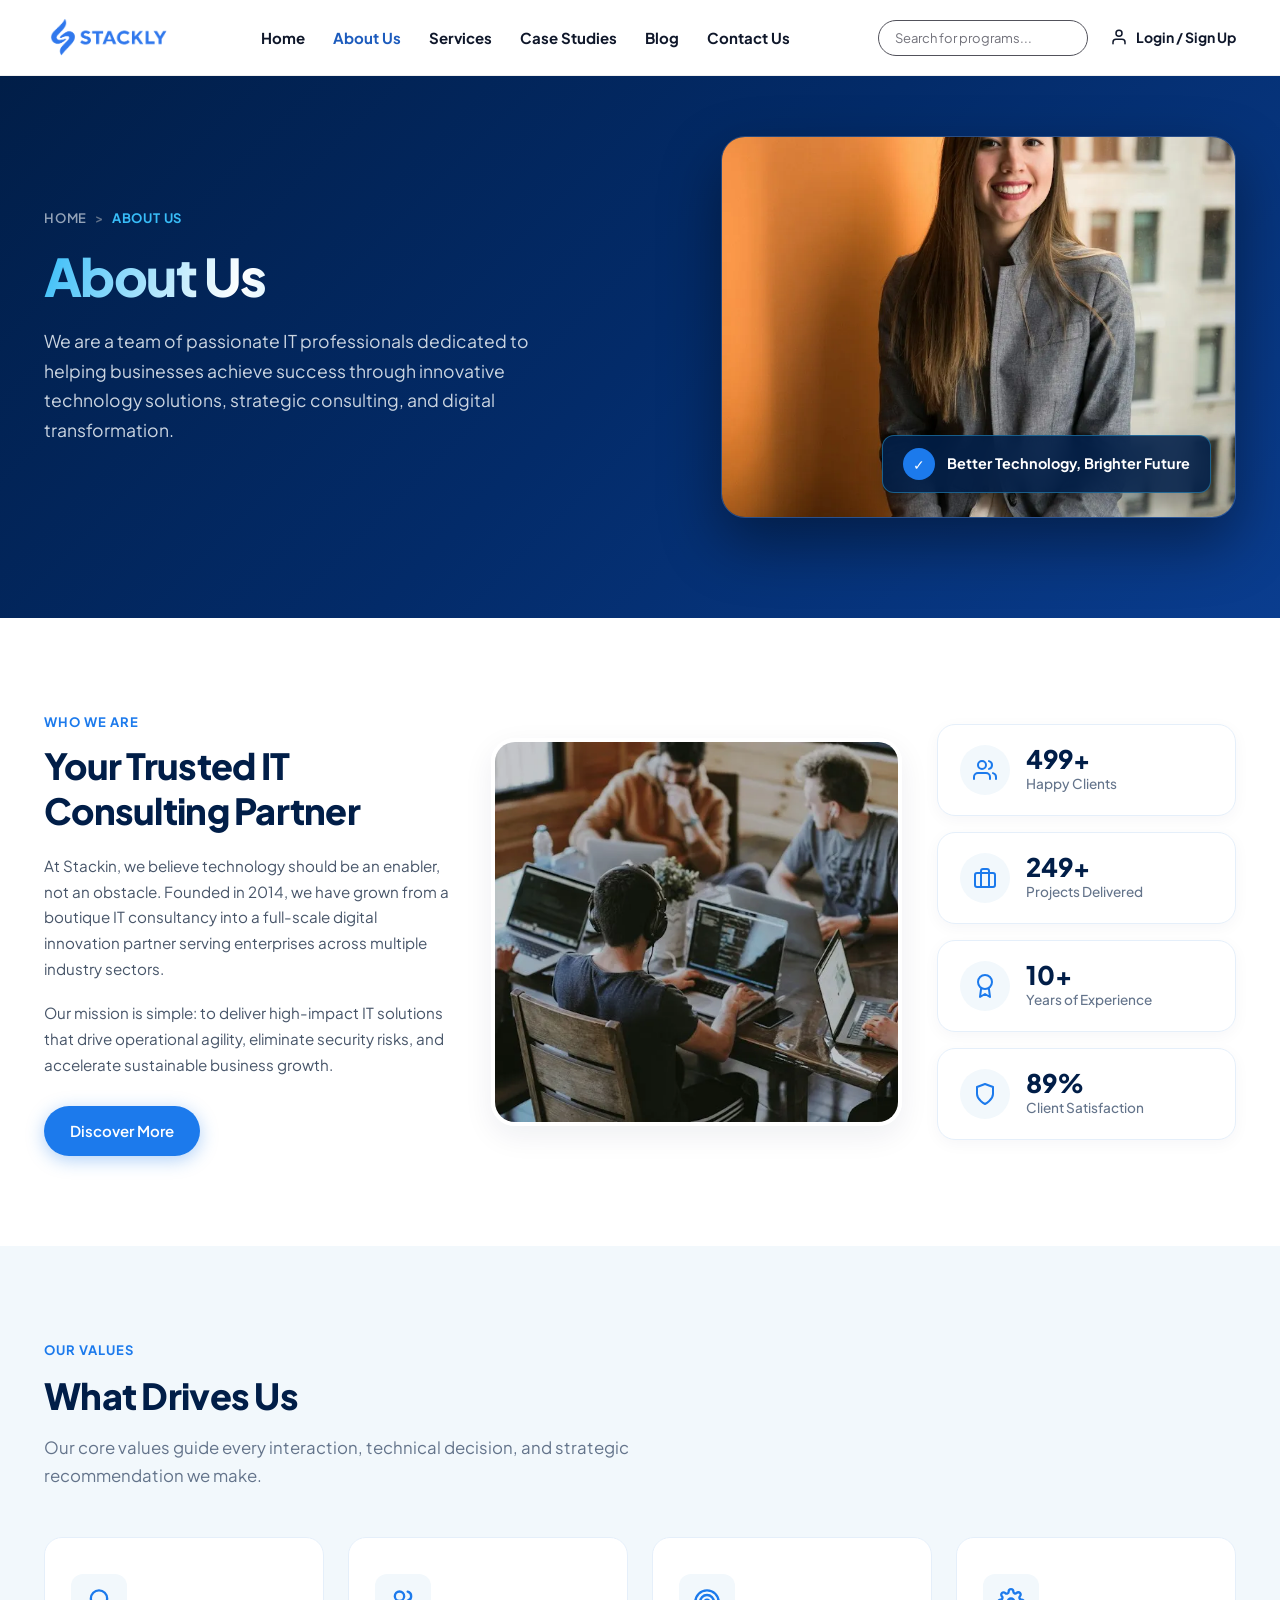
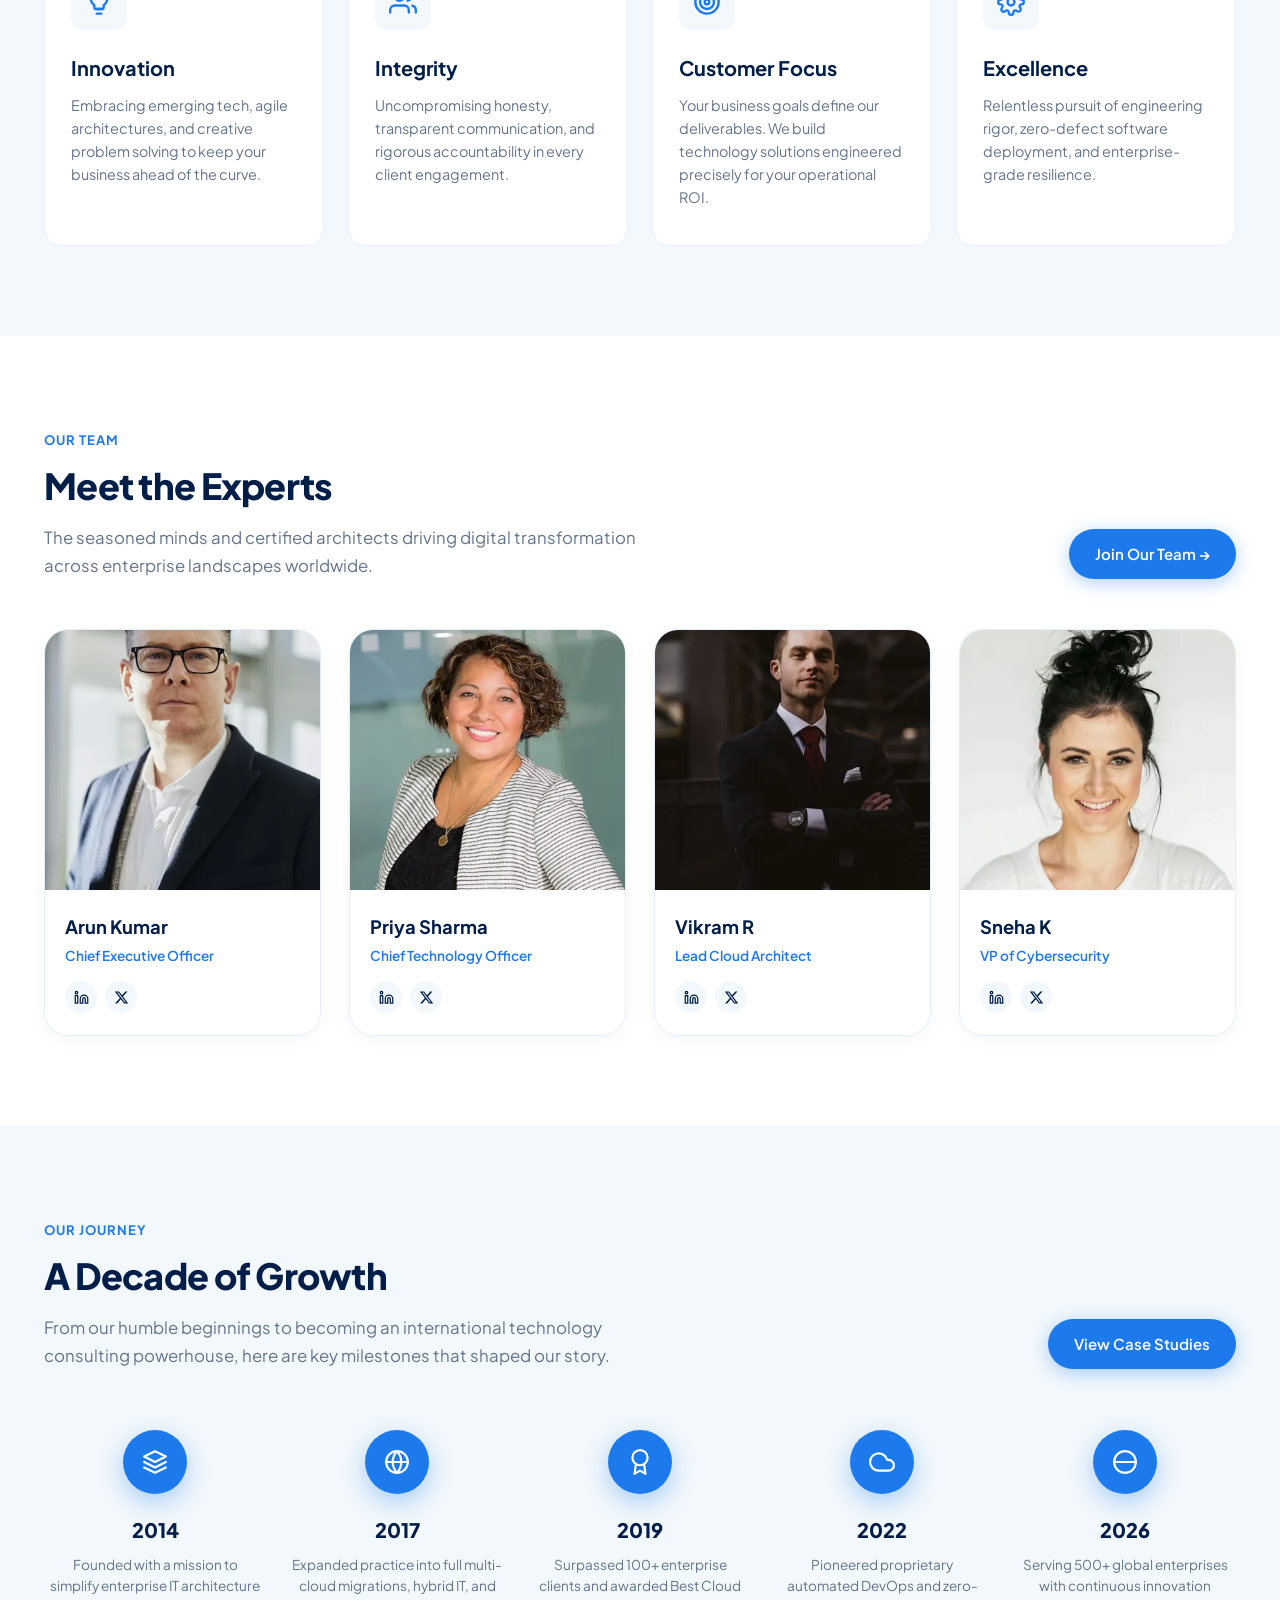
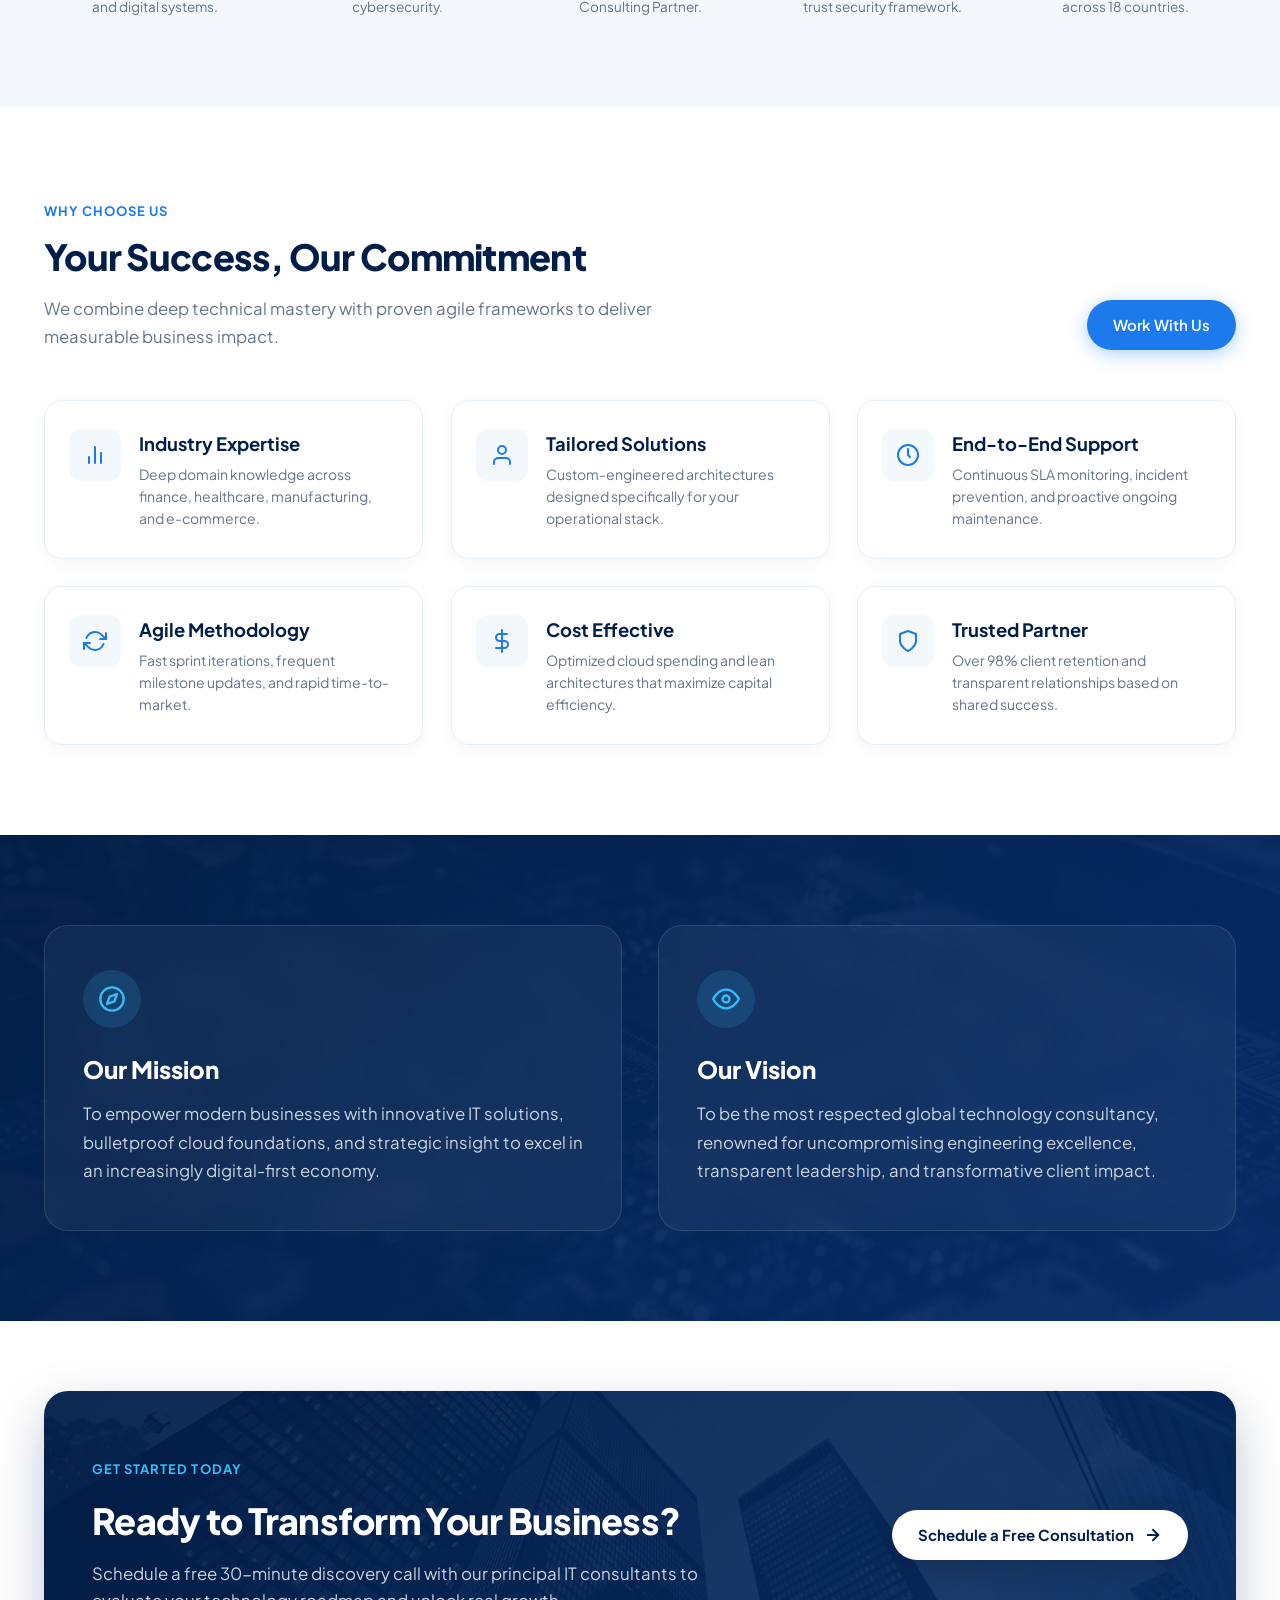
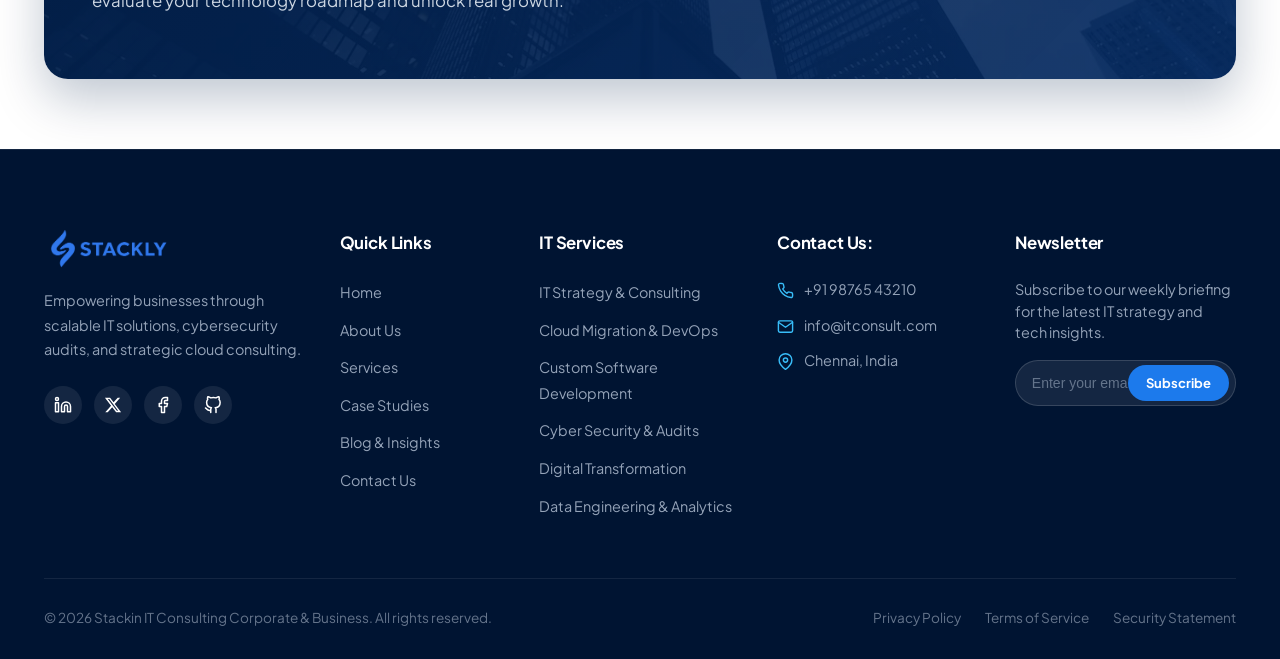
<file: about.html>
<!DOCTYPE html>
<html lang="en">
<head>
  <meta charset="UTF-8">
  <meta name="viewport" content="width=device-width, initial-scale=1.0">
  <title>About Us | Stackly IT Consulting Corporate & Business</title>
  <meta name="description" content="Discover Stackly's decade-long journey of empowering global enterprises with innovative IT consulting, cloud architectures, and digital transformation.">
  
  <!-- Google Fonts: Plus Jakarta Sans -->
  <link rel="preconnect" href="https://fonts.googleapis.com">
  <link rel="preconnect" href="https://fonts.gstatic.com" crossorigin>
  <link href="https://fonts.googleapis.com/css2?family=Plus+Jakarta+Sans:wght@300;400;500;600;700;800&display=swap" rel="stylesheet">
  
  <!-- CSS Stylesheets -->
  <link rel="stylesheet" href="css/index.css">
  <link rel="stylesheet" href="css/about.css">
  <link rel="stylesheet" href="css/animation.css">
  <link rel="stylesheet" href="css/responsive.css">
</head>
<body>

  <!-- ==========================================================================
       SITE HEADER / NAVIGATION
       ========================================================================== -->
  <header class="site-header">
    <div class="container navbar-container">
      <!-- Brand Logo -->
      <a href="index.html" class="brand-logo" aria-label="STACKLY Home">
        <img src="assets/images/logo.webp" alt="STACKLY" class="site-logo-img">
      </a>

      <!-- Navigation Menu -->
      <nav class="nav-menu" id="primaryNav">
        <a href="index.html" class="nav-link">Home</a>
        <a href="about.html" class="nav-link active">About Us</a>
        <a href="services.html" class="nav-link">Services</a>
        <a href="casestudies.html" class="nav-link">Case Studies</a>
        <a href="blog.html" class="nav-link">Blog</a>
        <a href="contact.html" class="nav-link">Contact Us</a>

        <!-- Mobile-only actions inside drawer -->
        <div class="mobile-nav-actions">
          <div class="nav-search-wrap">
            <input type="text" class="nav-search-input" placeholder="Search for programs..." aria-label="Search">
          </div>
          <a href="login.html" class="nav-user-auth">
            <svg viewBox="0 0 24 24" class="user-icon-svg" fill="none" stroke="currentColor" stroke-width="2" stroke-linecap="round" stroke-linejoin="round">
              <path d="M20 21v-2a4 4 0 0 0-4-4H8a4 4 0 0 0-4 4v2"></path>
              <circle cx="12" cy="7" r="4"></circle>
            </svg>
            <span>Login / Sign Up</span>
          </a>
        </div>
      </nav>

      <!-- Navigation Actions -->
      <div class="nav-actions">
        <div class="nav-search-wrap desktop-only">
          <input type="text" class="nav-search-input" placeholder="Search for programs..." aria-label="Search">
        </div>
        <a href="login.html" class="nav-user-auth desktop-only">
          <svg viewBox="0 0 24 24" class="user-icon-svg" fill="none" stroke="currentColor" stroke-width="2" stroke-linecap="round" stroke-linejoin="round">
            <path d="M20 21v-2a4 4 0 0 0-4-4H8a4 4 0 0 0-4 4v2"></path>
            <circle cx="12" cy="7" r="4"></circle>
          </svg>
          <span>Login / Sign Up</span>
        </a>
        <button class="mobile-toggle" aria-label="Toggle navigation" aria-expanded="false">
          <span></span>
          <span></span>
          <span></span>
        </button>
      </div>
    </div>
  </header>

  <main>
    <!-- ==========================================================================
         ABOUT HERO SECTION WITH BREADCRUMB
         ========================================================================== -->
    <section class="about-hero-section">
      <div class="container">
        <div class="about-hero-grid">
          <!-- Left Hero Text -->
          <div class="about-hero-content reveal">
            <div class="breadcrumb-trail">
              <a href="index.html">Home</a>
              <span>&gt;</span>
              <strong>About Us</strong>
            </div>
            <h1 class="about-hero-title macbook-text-shimmer-light">About Us</h1>
            <p class="about-hero-desc">
              We are a team of passionate IT professionals dedicated to helping businesses achieve success through innovative technology solutions, strategic consulting, and digital transformation.
            </p>
          </div>

          <!-- Right Hero Visual -->
          <div class="about-hero-visual reveal delay-200">
            <div class="about-hero-frame">
              <img src="assets/images/about-hero.webp" alt="Stackin Principal IT Consultant in modern workspace" width="600" height="380" loading="eager">
              <div class="about-hero-badge animate-float">
                <div class="float-badge-icon">✓</div>
                <strong>Better Technology, Brighter Future</strong>
              </div>
            </div>
          </div>
        </div>
      </div>
    </section>

    <!-- ==========================================================================
         SECTION 1: WHO WE ARE (PARTNER SECTION)
         ========================================================================== -->
    <section class="who-we-are-section" id="who-we-are">
      <div class="container">
        <div class="who-we-are-grid">
          <!-- Col 1: Text Intro -->
          <div class="who-text-col reveal">
            <div class="section-badge">WHO WE ARE</div>
            <h2 class="section-title">Your Trusted IT Consulting Partner</h2>
            <p>
              At Stackin, we believe technology should be an enabler, not an obstacle. Founded in 2014, we have grown from a boutique IT consultancy into a full-scale digital innovation partner serving enterprises across multiple industry sectors.
            </p>
            <p>
              Our mission is simple: to deliver high-impact IT solutions that drive operational agility, eliminate security risks, and accelerate sustainable business growth.
            </p>
            <a href="services.html" class="btn btn-primary">Discover More</a>
          </div>

          <!-- Col 2: Office Photo -->
          <div class="who-image-col reveal delay-200">
            <div class="who-image-frame">
              <img src="assets/images/about-team-office.webp" alt="Stackin Tech Engineers Collaborating in Modern Office" width="500" height="380" loading="lazy">
            </div>
          </div>

          <!-- Col 3: Stat Cards -->
          <div class="who-stats-col reveal delay-300">
            <!-- Stat 1 -->
            <div class="who-stat-card">
              <div class="who-stat-icon">
                <svg viewBox="0 0 24 24" fill="none" stroke="currentColor" stroke-width="2" stroke-linecap="round" stroke-linejoin="round">
                  <path d="M17 21v-2a4 4 0 0 0-4-4H5a4 4 0 0 0-4 4v2"></path>
                  <circle cx="9" cy="7" r="4"></circle>
                  <path d="M23 21v-2a4 4 0 0 0-3-3.87"></path>
                  <path d="M16 3.13a4 4 0 0 1 0 7.75"></path>
                </svg>
              </div>
              <div class="who-stat-info">
                <div class="stat-num" data-counter="500" data-suffix="+">500+</div>
                <div class="stat-lbl">Happy Clients</div>
              </div>
            </div>

            <!-- Stat 2 -->
            <div class="who-stat-card">
              <div class="who-stat-icon">
                <svg viewBox="0 0 24 24" fill="none" stroke="currentColor" stroke-width="2" stroke-linecap="round" stroke-linejoin="round">
                  <rect x="2" y="7" width="20" height="14" rx="2" ry="2"></rect>
                  <path d="M16 21V5a2 2 0 0 0-2-2h-4a2 2 0 0 0-2 2v16"></path>
                </svg>
              </div>
              <div class="who-stat-info">
                <div class="stat-num" data-counter="250" data-suffix="+">250+</div>
                <div class="stat-lbl">Projects Delivered</div>
              </div>
            </div>

            <!-- Stat 3 -->
            <div class="who-stat-card">
              <div class="who-stat-icon">
                <svg viewBox="0 0 24 24" fill="none" stroke="currentColor" stroke-width="2" stroke-linecap="round" stroke-linejoin="round">
                  <circle cx="12" cy="8" r="7"></circle>
                  <polyline points="8.21 13.89 7 23 12 20 17 23 15.79 13.88"></polyline>
                </svg>
              </div>
              <div class="who-stat-info">
                <div class="stat-num" data-counter="12" data-suffix="+">12+</div>
                <div class="stat-lbl">Years of Experience</div>
              </div>
            </div>

            <!-- Stat 4 -->
            <div class="who-stat-card">
              <div class="who-stat-icon">
                <svg viewBox="0 0 24 24" fill="none" stroke="currentColor" stroke-width="2" stroke-linecap="round" stroke-linejoin="round">
                  <path d="M12 22s8-4 8-10V5l-8-3-8 3v7c0 6 8 10 8 10z"></path>
                </svg>
              </div>
              <div class="who-stat-info">
                <div class="stat-num" data-counter="98" data-suffix="%">98%</div>
                <div class="stat-lbl">Client Satisfaction</div>
              </div>
            </div>
          </div>
        </div>
      </div>
    </section>

    <!-- ==========================================================================
         SECTION 2: CORE VALUES (WHAT DRIVES US)
         ========================================================================== -->
    <section class="values-section">
      <div class="container">
        <div class="values-header-wrap reveal">
          <div class="section-badge">OUR VALUES</div>
          <h2 class="section-title">What Drives Us</h2>
          <p class="section-subtitle">
            Our core values guide every interaction, technical decision, and strategic recommendation we make.
          </p>
        </div>

        <div class="values-grid">
          <!-- Value 1 -->
          <div class="value-card reveal delay-100">
            <div class="value-icon-box">
              <svg viewBox="0 0 24 24" fill="none" stroke="currentColor" stroke-width="2" stroke-linecap="round" stroke-linejoin="round">
                <path d="M9 18h6"></path>
                <path d="M10 22h4"></path>
                <path d="M12 2a7 7 0 0 0-7 7c0 2.38 1.19 4.47 3 5.74V17a1 1 0 0 0 1 1h6a1 1 0 0 0 1-1v-2.26c1.81-1.27 3-3.36 3-5.74a7 7 0 0 0-7-7z"></path>
              </svg>
            </div>
            <h3 class="value-title">Innovation</h3>
            <p class="value-desc">
              Embracing emerging tech, agile architectures, and creative problem solving to keep your business ahead of the curve.
            </p>
          </div>

          <!-- Value 2 -->
          <div class="value-card reveal delay-200">
            <div class="value-icon-box">
              <svg viewBox="0 0 24 24" fill="none" stroke="currentColor" stroke-width="2" stroke-linecap="round" stroke-linejoin="round">
                <path d="M17 21v-2a4 4 0 0 0-4-4H5a4 4 0 0 0-4 4v2"></path>
                <circle cx="9" cy="7" r="4"></circle>
                <path d="M23 21v-2a4 4 0 0 0-3-3.87"></path>
                <path d="M16 3.13a4 4 0 0 1 0 7.75"></path>
              </svg>
            </div>
            <h3 class="value-title">Integrity</h3>
            <p class="value-desc">
              Uncompromising honesty, transparent communication, and rigorous accountability in every client engagement.
            </p>
          </div>

          <!-- Value 3 -->
          <div class="value-card reveal delay-300">
            <div class="value-icon-box">
              <svg viewBox="0 0 24 24" fill="none" stroke="currentColor" stroke-width="2" stroke-linecap="round" stroke-linejoin="round">
                <circle cx="12" cy="12" r="10"></circle>
                <circle cx="12" cy="12" r="6"></circle>
                <circle cx="12" cy="12" r="2"></circle>
              </svg>
            </div>
            <h3 class="value-title">Customer Focus</h3>
            <p class="value-desc">
              Your business goals define our deliverables. We build technology solutions engineered precisely for your operational ROI.
            </p>
          </div>

          <!-- Value 4 -->
          <div class="value-card reveal delay-400">
            <div class="value-icon-box">
              <svg viewBox="0 0 24 24" fill="none" stroke="currentColor" stroke-width="2" stroke-linecap="round" stroke-linejoin="round">
                <circle cx="12" cy="12" r="3"></circle>
                <path d="M19.4 15a1.65 1.65 0 0 0 .33 1.82l.06.06a2 2 0 0 1 0 2.83 2 2 0 0 1-2.83 0l-.06-.06a1.65 1.65 0 0 0-1.82-.33 1.65 1.65 0 0 0-1 1.51V21a2 2 0 0 1-2 2 2 2 0 0 1-2-2v-.09A1.65 1.65 0 0 0 9 19.4a1.65 1.65 0 0 0-1.82.33l-.06.06a2 2 0 0 1-2.83 0 2 2 0 0 1 0-2.83l.06-.06a1.65 1.65 0 0 0 .33-1.82 1.65 1.65 0 0 0-1.51-1H3a2 2 0 0 1-2-2 2 2 0 0 1 2-2h.09A1.65 1.65 0 0 0 4.6 9a1.65 1.65 0 0 0-.33-1.82l-.06-.06a2 2 0 0 1 0-2.83 2 2 0 0 1 2.83 0l.06.06a1.65 1.65 0 0 0 1.82.33H9a1.65 1.65 0 0 0 1-1.51V3a2 2 0 0 1 2-2 2 2 0 0 1 2 2v.09a1.65 1.65 0 0 0 1 1.51 1.65 1.65 0 0 0 1.82-.33l.06-.06a2 2 0 0 1 2.83 0 2 2 0 0 1 0 2.83l-.06.06a1.65 1.65 0 0 0-.33 1.82V9a1.65 1.65 0 0 0 1.51 1H21a2 2 0 0 1 2 2 2 2 0 0 1-2 2h-.09a1.65 1.65 0 0 0-1.51 1z"></path>
              </svg>
            </div>
            <h3 class="value-title">Excellence</h3>
            <p class="value-desc">
              Relentless pursuit of engineering rigor, zero-defect software deployment, and enterprise-grade resilience.
            </p>
          </div>
        </div>
      </div>
    </section>

    <!-- ==========================================================================
         SECTION 3: MEET THE TEAM (MEET THE EXPERTS)
         ========================================================================== -->
    <section class="team-section" id="team">
      <div class="container">
        <div class="team-header-row reveal">
          <div class="team-intro-left">
            <div class="section-badge">OUR TEAM</div>
            <h2 class="section-title">Meet the Experts</h2>
            <p class="section-subtitle">
              The seasoned minds and certified architects driving digital transformation across enterprise landscapes worldwide.
            </p>
          </div>
          <a href="contact.html" class="btn btn-primary">Join Our Team &rarr;</a>
        </div>

        <div class="team-grid">
          <!-- Member 1 -->
          <div class="team-card reveal delay-100">
            <div class="team-photo-wrap">
              <img src="assets/images/team-1.webp" alt="Arun Kumar - Chief Executive Officer" width="400" height="260" loading="lazy">
            </div>
            <div class="team-info">
              <h3 class="team-name">Arun Kumar</h3>
              <div class="team-role">Chief Executive Officer</div>
              <div class="team-socials">
                <a href="404.html" class="team-social-link" aria-label="LinkedIn profile">
                  <svg viewBox="0 0 24 24" fill="none" stroke="currentColor" stroke-width="2" stroke-linecap="round" stroke-linejoin="round">
                    <path d="M16 8a6 6 0 0 1 6 6v7h-4v-7a2 2 0 0 0-2-2 2 2 0 0 0-2 2v7h-4v-7a6 6 0 0 1 6-6z"></path>
                    <rect x="2" y="9" width="4" height="12"></rect>
                    <circle cx="4" cy="4" r="2"></circle>
                  </svg>
                </a>
                <a href="404.html" class="team-social-link" aria-label="X (formerly Twitter) profile">
                  <svg viewBox="0 0 24 24" fill="currentColor">
                    <path d="M18.244 2.25h3.308l-7.227 8.26 8.502 11.24H16.17l-5.214-6.817L4.99 21.75H1.68l7.73-8.835L1.254 2.25H8.08l4.713 6.231zm-1.161 17.52h1.833L7.084 4.126H5.117z"></path>
                  </svg>
                </a>
              </div>
            </div>
          </div>

          <!-- Member 2 -->
          <div class="team-card reveal delay-200">
            <div class="team-photo-wrap">
              <img src="assets/images/team-2.webp" alt="Priya Sharma - Chief Technology Officer" width="400" height="260" loading="lazy">
            </div>
            <div class="team-info">
              <h3 class="team-name">Priya Sharma</h3>
              <div class="team-role">Chief Technology Officer</div>
              <div class="team-socials">
                <a href="404.html" class="team-social-link" aria-label="LinkedIn profile">
                  <svg viewBox="0 0 24 24" fill="none" stroke="currentColor" stroke-width="2" stroke-linecap="round" stroke-linejoin="round">
                    <path d="M16 8a6 6 0 0 1 6 6v7h-4v-7a2 2 0 0 0-2-2 2 2 0 0 0-2 2v7h-4v-7a6 6 0 0 1 6-6z"></path>
                    <rect x="2" y="9" width="4" height="12"></rect>
                    <circle cx="4" cy="4" r="2"></circle>
                  </svg>
                </a>
                <a href="404.html" class="team-social-link" aria-label="X (formerly Twitter) profile">
                  <svg viewBox="0 0 24 24" fill="currentColor">
                    <path d="M18.244 2.25h3.308l-7.227 8.26 8.502 11.24H16.17l-5.214-6.817L4.99 21.75H1.68l7.73-8.835L1.254 2.25H8.08l4.713 6.231zm-1.161 17.52h1.833L7.084 4.126H5.117z"></path>
                  </svg>
                </a>
              </div>
            </div>
          </div>

          <!-- Member 3 -->
          <div class="team-card reveal delay-300">
            <div class="team-photo-wrap">
              <img src="assets/images/team-3.webp" alt="Vikram R - Lead Cloud Architect" width="400" height="260" loading="lazy">
            </div>
            <div class="team-info">
              <h3 class="team-name">Vikram R</h3>
              <div class="team-role">Lead Cloud Architect</div>
              <div class="team-socials">
                <a href="404.html" class="team-social-link" aria-label="LinkedIn profile">
                  <svg viewBox="0 0 24 24" fill="none" stroke="currentColor" stroke-width="2" stroke-linecap="round" stroke-linejoin="round">
                    <path d="M16 8a6 6 0 0 1 6 6v7h-4v-7a2 2 0 0 0-2-2 2 2 0 0 0-2 2v7h-4v-7a6 6 0 0 1 6-6z"></path>
                    <rect x="2" y="9" width="4" height="12"></rect>
                    <circle cx="4" cy="4" r="2"></circle>
                  </svg>
                </a>
                <a href="404.html" class="team-social-link" aria-label="X (formerly Twitter) profile">
                  <svg viewBox="0 0 24 24" fill="currentColor">
                    <path d="M18.244 2.25h3.308l-7.227 8.26 8.502 11.24H16.17l-5.214-6.817L4.99 21.75H1.68l7.73-8.835L1.254 2.25H8.08l4.713 6.231zm-1.161 17.52h1.833L7.084 4.126H5.117z"></path>
                  </svg>
                </a>
              </div>
            </div>
          </div>

          <!-- Member 4 -->
          <div class="team-card reveal delay-400">
            <div class="team-photo-wrap">
              <img src="assets/images/team-4.webp" alt="Sneha K - VP of Cybersecurity" width="400" height="260" loading="lazy">
            </div>
            <div class="team-info">
              <h3 class="team-name">Sneha K</h3>
              <div class="team-role">VP of Cybersecurity</div>
              <div class="team-socials">
                <a href="404.html" class="team-social-link" aria-label="LinkedIn profile">
                  <svg viewBox="0 0 24 24" fill="none" stroke="currentColor" stroke-width="2" stroke-linecap="round" stroke-linejoin="round">
                    <path d="M16 8a6 6 0 0 1 6 6v7h-4v-7a2 2 0 0 0-2-2 2 2 0 0 0-2 2v7h-4v-7a6 6 0 0 1 6-6z"></path>
                    <rect x="2" y="9" width="4" height="12"></rect>
                    <circle cx="4" cy="4" r="2"></circle>
                  </svg>
                </a>
                <a href="404.html" class="team-social-link" aria-label="X (formerly Twitter) profile">
                  <svg viewBox="0 0 24 24" fill="currentColor">
                    <path d="M18.244 2.25h3.308l-7.227 8.26 8.502 11.24H16.17l-5.214-6.817L4.99 21.75H1.68l7.73-8.835L1.254 2.25H8.08l4.713 6.231zm-1.161 17.52h1.833L7.084 4.126H5.117z"></path>
                  </svg>
                </a>
              </div>
            </div>
          </div>
        </div>
      </div>
    </section>

    <!-- ==========================================================================
         SECTION 4: OUR JOURNEY (A DECADE OF GROWTH TIMELINE)
         ========================================================================== -->
    <section class="timeline-section" id="journey">
      <div class="container">
        <div class="timeline-header-row reveal">
          <div>
            <div class="section-badge">OUR JOURNEY</div>
            <h2 class="section-title">A Decade of Growth</h2>
            <p class="section-subtitle">
              From our humble beginnings to becoming an international technology consulting powerhouse, here are key milestones that shaped our story.
            </p>
          </div>
          <a href="casestudies.html" class="btn btn-primary">View Case Studies</a>
        </div>

        <div class="timeline-track">
          <!-- Milestone 1 -->
          <div class="timeline-node reveal delay-100">
            <div class="timeline-icon-circle">
              <svg viewBox="0 0 24 24" fill="none" stroke="currentColor" stroke-width="2" stroke-linecap="round" stroke-linejoin="round">
                <path d="M12 2L2 7l10 5 10-5-10-5zM2 17l10 5 10-5M2 12l10 5 10-5"></path>
              </svg>
            </div>
            <div class="timeline-year">2014</div>
            <p class="timeline-desc">
              Founded with a mission to simplify enterprise IT architecture and digital systems.
            </p>
          </div>

          <!-- Milestone 2 -->
          <div class="timeline-node reveal delay-200">
            <div class="timeline-icon-circle">
              <svg viewBox="0 0 24 24" fill="none" stroke="currentColor" stroke-width="2" stroke-linecap="round" stroke-linejoin="round">
                <circle cx="12" cy="12" r="10"></circle>
                <line x1="2" y1="12" x2="22" y2="12"></line>
                <path d="M12 2a15.3 15.3 0 0 1 4 10 15.3 15.3 0 0 1-4 10 15.3 15.3 0 0 1-4-10 15.3 15.3 0 0 1 4-10z"></path>
              </svg>
            </div>
            <div class="timeline-year">2017</div>
            <p class="timeline-desc">
              Expanded practice into full multi-cloud migrations, hybrid IT, and cybersecurity.
            </p>
          </div>

          <!-- Milestone 3 -->
          <div class="timeline-node reveal delay-300">
            <div class="timeline-icon-circle">
              <svg viewBox="0 0 24 24" fill="none" stroke="currentColor" stroke-width="2" stroke-linecap="round" stroke-linejoin="round">
                <circle cx="12" cy="8" r="7"></circle>
                <polyline points="8.21 13.89 7 23 12 20 17 23 15.79 13.88"></polyline>
              </svg>
            </div>
            <div class="timeline-year">2019</div>
            <p class="timeline-desc">
              Surpassed 100+ enterprise clients and awarded Best Cloud Consulting Partner.
            </p>
          </div>

          <!-- Milestone 4 -->
          <div class="timeline-node reveal delay-400">
            <div class="timeline-icon-circle">
              <svg viewBox="0 0 24 24" fill="none" stroke="currentColor" stroke-width="2" stroke-linecap="round" stroke-linejoin="round">
                <path d="M18 10h-1.26A8 8 0 1 0 9 20h9a5 5 0 0 0 0-10z"></path>
              </svg>
            </div>
            <div class="timeline-year">2022</div>
            <p class="timeline-desc">
              Pioneered proprietary automated DevOps and zero-trust security framework.
            </p>
          </div>

          <!-- Milestone 5 -->
          <div class="timeline-node reveal delay-500">
            <div class="timeline-icon-circle">
              <svg viewBox="0 0 24 24" fill="none" stroke="currentColor" stroke-width="2" stroke-linecap="round" stroke-linejoin="round">
                <circle cx="12" cy="12" r="10"></circle>
                <path d="M2 12h20"></path>
              </svg>
            </div>
            <div class="timeline-year">2026</div>
            <p class="timeline-desc">
              Serving 500+ global enterprises with continuous innovation across 18 countries.
            </p>
          </div>
        </div>
      </div>
    </section>

    <!-- ==========================================================================
         SECTION 5: WHY CHOOSE US (YOUR SUCCESS, OUR COMMITMENT)
         ========================================================================== -->
    <section class="commit-section">
      <div class="container">
        <div class="commit-header-row reveal">
          <div>
            <div class="section-badge">WHY CHOOSE US</div>
            <h2 class="section-title">Your Success, Our Commitment</h2>
            <p class="section-subtitle">
              We combine deep technical mastery with proven agile frameworks to deliver measurable business impact.
            </p>
          </div>
          <a href="contact.html" class="btn btn-primary">Work With Us</a>
        </div>

        <div class="commit-grid">
          <!-- Card 1 -->
          <div class="commit-card reveal delay-100">
            <div class="commit-icon">
              <svg viewBox="0 0 24 24" fill="none" stroke="currentColor" stroke-width="2" stroke-linecap="round" stroke-linejoin="round">
                <line x1="18" y1="20" x2="18" y2="10"></line>
                <line x1="12" y1="20" x2="12" y2="4"></line>
                <line x1="6" y1="20" x2="6" y2="14"></line>
              </svg>
            </div>
            <div class="commit-info">
              <h4>Industry Expertise</h4>
              <p>Deep domain knowledge across finance, healthcare, manufacturing, and e-commerce.</p>
            </div>
          </div>

          <!-- Card 2 -->
          <div class="commit-card reveal delay-200">
            <div class="commit-icon">
              <svg viewBox="0 0 24 24" fill="none" stroke="currentColor" stroke-width="2" stroke-linecap="round" stroke-linejoin="round">
                <path d="M20 21v-2a4 4 0 0 0-4-4H8a4 4 0 0 0-4 4v2"></path>
                <circle cx="12" cy="7" r="4"></circle>
              </svg>
            </div>
            <div class="commit-info">
              <h4>Tailored Solutions</h4>
              <p>Custom-engineered architectures designed specifically for your operational stack.</p>
            </div>
          </div>

          <!-- Card 3 -->
          <div class="commit-card reveal delay-300">
            <div class="commit-icon">
              <svg viewBox="0 0 24 24" fill="none" stroke="currentColor" stroke-width="2" stroke-linecap="round" stroke-linejoin="round">
                <circle cx="12" cy="12" r="10"></circle>
                <polyline points="12 6 12 12 14 14"></polyline>
              </svg>
            </div>
            <div class="commit-info">
              <h4>End-to-End Support</h4>
              <p>Continuous SLA monitoring, incident prevention, and proactive ongoing maintenance.</p>
            </div>
          </div>

          <!-- Card 4 -->
          <div class="commit-card reveal delay-100">
            <div class="commit-icon">
              <svg viewBox="0 0 24 24" fill="none" stroke="currentColor" stroke-width="2" stroke-linecap="round" stroke-linejoin="round">
                <polyline points="23 4 23 10 17 10"></polyline>
                <polyline points="1 20 1 14 7 14"></polyline>
                <path d="M3.51 9a9 9 0 0 1 14.85-3.36L23 10M1 14l4.64 4.36A9 9 0 0 0 20.49 15"></path>
              </svg>
            </div>
            <div class="commit-info">
              <h4>Agile Methodology</h4>
              <p>Fast sprint iterations, frequent milestone updates, and rapid time-to-market.</p>
            </div>
          </div>

          <!-- Card 5 -->
          <div class="commit-card reveal delay-200">
            <div class="commit-icon">
              <svg viewBox="0 0 24 24" fill="none" stroke="currentColor" stroke-width="2" stroke-linecap="round" stroke-linejoin="round">
                <line x1="12" y1="1" x2="12" y2="23"></line>
                <path d="M17 5H9.5a3.5 3.5 0 0 0 0 7h5a3.5 3.5 0 0 1 0 7H6"></path>
              </svg>
            </div>
            <div class="commit-info">
              <h4>Cost Effective</h4>
              <p>Optimized cloud spending and lean architectures that maximize capital efficiency.</p>
            </div>
          </div>

          <!-- Card 6 -->
          <div class="commit-card reveal delay-300">
            <div class="commit-icon">
              <svg viewBox="0 0 24 24" fill="none" stroke="currentColor" stroke-width="2" stroke-linecap="round" stroke-linejoin="round">
                <path d="M12 22s8-4 8-10V5l-8-3-8 3v7c0 6 8 10 8 10z"></path>
              </svg>
            </div>
            <div class="commit-info">
              <h4>Trusted Partner</h4>
              <p>Over 98% client retention and transparent relationships based on shared success.</p>
            </div>
          </div>
        </div>
      </div>
    </section>

    <!-- ==========================================================================
         SECTION 6: MISSION & VISION (DARK GLOW SECTION)
         ========================================================================== -->
    <section class="mission-vision-section">
      <div class="container">
        <div class="mission-vision-grid">
          <!-- Mission -->
          <div class="mv-card reveal delay-100">
            <div class="mv-icon">
              <svg viewBox="0 0 24 24" fill="none" stroke="currentColor" stroke-width="2" stroke-linecap="round" stroke-linejoin="round">
                <circle cx="12" cy="12" r="10"></circle>
                <polygon points="16.24 7.76 14.12 14.12 7.76 16.24 9.88 9.88 16.24 7.76"></polygon>
              </svg>
            </div>
            <h3 class="mv-title">Our Mission</h3>
            <p class="mv-desc">
              To empower modern businesses with innovative IT solutions, bulletproof cloud foundations, and strategic insight to excel in an increasingly digital-first economy.
            </p>
          </div>

          <!-- Vision -->
          <div class="mv-card reveal delay-200">
            <div class="mv-icon">
              <svg viewBox="0 0 24 24" fill="none" stroke="currentColor" stroke-width="2" stroke-linecap="round" stroke-linejoin="round">
                <path d="M1 12s4-8 11-8 11 8 11 8-4 8-11 8-11-8-11-8z"></path>
                <circle cx="12" cy="12" r="3"></circle>
              </svg>
            </div>
            <h3 class="mv-title">Our Vision</h3>
            <p class="mv-desc">
              To be the most respected global technology consultancy, renowned for uncompromising engineering excellence, transparent leadership, and transformative client impact.
            </p>
          </div>
        </div>
      </div>
    </section>

    <!-- ==========================================================================
         CALL TO ACTION BANNER
         ========================================================================== -->
    <section class="cta-banner-section">
      <div class="container">
        <div class="cta-banner-box reveal">
          <div class="cta-text-content">
            <div class="section-badge on-dark">GET STARTED TODAY</div>
            <h2 class="cta-title">Ready to Transform Your Business?</h2>
            <p class="cta-desc">
              Schedule a free 30-minute discovery call with our principal IT consultants to evaluate your technology roadmap and unlock real growth.
            </p>
          </div>
          <div class="cta-action-wrap">
            <a href="404.html" class="btn btn-white">
              Schedule a Free Consultation
              <svg width="18" height="18" viewBox="0 0 24 24" fill="none" stroke="currentColor" stroke-width="2.5" stroke-linecap="round" stroke-linejoin="round">
                <line x1="5" y1="12" x2="19" y2="12"></line>
                <polyline points="12 5 19 12 12 19"></polyline>
              </svg>
            </a>
          </div>
        </div>
      </div>
    </section>
  </main>

  <!-- ==========================================================================
       SITE FOOTER
       ========================================================================== -->
  <footer class="site-footer">
    <div class="container">
      <div class="footer-top-grid">
        <!-- Brand Info -->
        <div class="footer-brand-col">
          <a href="index.html" class="brand-logo" aria-label="STACKLY Home">
            <img src="assets/images/logo.webp" alt="STACKLY" class="site-logo-img">
          </a>
          <p class="footer-desc">
            Empowering businesses through scalable IT solutions, cybersecurity audits, and strategic cloud consulting.
          </p>
          <div class="social-links">
            <a href="404.html" class="social-btn" aria-label="LinkedIn">
              <svg viewBox="0 0 24 24" fill="none" stroke="currentColor" stroke-width="2" stroke-linecap="round" stroke-linejoin="round">
                <path d="M16 8a6 6 0 0 1 6 6v7h-4v-7a2 2 0 0 0-2-2 2 2 0 0 0-2 2v7h-4v-7a6 6 0 0 1 6-6z"></path>
                <rect x="2" y="9" width="4" height="12"></rect>
                <circle cx="4" cy="4" r="2"></circle>
              </svg>
            </a>
            <a href="404.html" class="social-btn" aria-label="X (formerly Twitter)">
              <svg viewBox="0 0 24 24" fill="currentColor">
                <path d="M18.244 2.25h3.308l-7.227 8.26 8.502 11.24H16.17l-5.214-6.817L4.99 21.75H1.68l7.73-8.835L1.254 2.25H8.08l4.713 6.231zm-1.161 17.52h1.833L7.084 4.126H5.117z"></path>
              </svg>
            </a>
            <a href="404.html" class="social-btn" aria-label="Facebook">
              <svg viewBox="0 0 24 24" fill="none" stroke="currentColor" stroke-width="2" stroke-linecap="round" stroke-linejoin="round">
                <path d="M18 2h-3a5 5 0 0 0-5 5v3H7v4h3v8h4v-8h3l1-4h-4V7a1 1 0 0 1 1-1h3z"></path>
              </svg>
            </a>
            <a href="404.html" class="social-btn" aria-label="GitHub">
              <svg viewBox="0 0 24 24" fill="none" stroke="currentColor" stroke-width="2" stroke-linecap="round" stroke-linejoin="round">
                <path d="M9 19c-5 1.5-5-2.5-7-3m14 6v-3.87a3.37 3.37 0 0 0-.94-2.61c3.14-.35 6.44-1.54 6.44-7A5.44 5.44 0 0 0 20 4.77 5.07 5.07 0 0 0 19.91 1S18.73.65 16 2.48a13.38 13.38 0 0 0-7 0C6.27.65 5.09 1 5.09 1A5.07 5.07 0 0 0 5 4.77a5.44 5.44 0 0 0-1.5 3.78c0 5.42 3.3 6.61 6.44 7A3.37 3.37 0 0 0 9 18.13V22"></path>
              </svg>
            </a>
          </div>
        </div>

        <!-- Quick Links -->
        <div>
          <h4 class="footer-col-title">Quick Links</h4>
          <ul class="footer-nav-list">
            <li><a href="index.html">Home</a></li>
            <li><a href="about.html">About Us</a></li>
            <li><a href="services.html">Services</a></li>
            <li><a href="casestudies.html">Case Studies</a></li>
            <li><a href="blog.html">Blog & Insights</a></li>
            <li><a href="contact.html">Contact Us</a></li>
          </ul>
        </div>

        <!-- Services -->
        <div>
          <h4 class="footer-col-title">IT Services</h4>
          <ul class="footer-nav-list">
            <li><a href="services.html">IT Strategy & Consulting</a></li>
            <li><a href="services.html">Cloud Migration & DevOps</a></li>
            <li><a href="services.html">Custom Software Development</a></li>
            <li><a href="services.html">Cyber Security & Audits</a></li>
            <li><a href="services.html">Digital Transformation</a></li>
            <li><a href="services.html">Data Engineering & Analytics</a></li>
          </ul>
        </div>

        <!-- Contact Us -->
        <div>
          <h4 class="footer-col-title">Contact Us:</h4>
          <ul class="footer-contact-list">
            <li>
              <svg viewBox="0 0 24 24" fill="none" stroke="currentColor" stroke-width="2" stroke-linecap="round" stroke-linejoin="round">
                <path d="M22 16.92v3a2 2 0 0 1-2.18 2 19.79 19.79 0 0 1-8.63-3.07 19.5 19.5 0 0 1-6-6 19.79 19.79 0 0 1-3.07-8.67A2 2 0 0 1 4.11 2h3a2 2 0 0 1 2 1.72 12.84 12.84 0 0 0 .7 2.81 2 2 0 0 1-.45 2.11L8.09 9.91a16 16 0 0 0 6 6l1.27-1.27a2 2 0 0 1 2.11-.45 12.84 12.84 0 0 0 2.81.7A2 2 0 0 1 22 16.92z"></path>
              </svg>
              <a href="tel:+919876543210">+91 98765 43210</a>
            </li>
            <li>
              <svg viewBox="0 0 24 24" fill="none" stroke="currentColor" stroke-width="2" stroke-linecap="round" stroke-linejoin="round">
                <path d="M4 4h16c1.1 0 2 .9 2 2v12c0 1.1-.9 2-2 2H4c-1.1 0-2-.9-2-2V6c0-1.1.9-2 2-2z"></path>
                <polyline points="22,6 12,13 2,6"></polyline>
              </svg>
              <a href="mailto:info@itconsult.com">info@itconsult.com</a>
            </li>
            <li>
              <svg viewBox="0 0 24 24" fill="none" stroke="currentColor" stroke-width="2" stroke-linecap="round" stroke-linejoin="round">
                <path d="M21 10c0 7-9 13-9 13s-9-6-9-13a9 9 0 0 1 18 0z"></path>
                <circle cx="12" cy="10" r="3"></circle>
              </svg>
              <span>Chennai, India</span>
            </li>
          </ul>
        </div>

        <!-- Contact & Newsletter -->
        <div>
          <h4 class="footer-col-title">Newsletter</h4>
          <p class="footer-newsletter-text">
            Subscribe to our weekly briefing for the latest IT strategy and tech insights.
          </p>
          <form class="newsletter-form" action="404.html" method="get">
            <input type="email" placeholder="Enter your email" aria-label="Email for newsletter">
            <button type="button" onclick="window.location.href='404.html'" data-action="404">Subscribe</button>
          </form>
        </div>
      </div>

      <!-- Footer Bottom -->
      <div class="footer-bottom-bar">
        <div>
          © 2026 Stackin IT Consulting Corporate & Business. All rights reserved.
        </div>
        <div class="footer-legal-links">
          <a href="404.html">Privacy Policy</a>
          <a href="404.html">Terms of Service</a>
          <a href="404.html">Security Statement</a>
        </div>
      </div>
    </div>
  </footer>

  <!-- ==========================================================================
       CONSULTATION MODAL
       ========================================================================== -->
  <div class="modal-overlay" id="consultationModal" role="dialog" aria-modal="true" aria-labelledby="modalTitle">
    <div class="modal-card">
      <button class="modal-close-btn" aria-label="Close modal">&times;</button>
      <div class="modal-header">
        <h3 class="modal-title" id="modalTitle">Schedule Free Consultation</h3>
        <p class="modal-subtitle">Meet 1-on-1 with an enterprise IT architect. Zero obligation.</p>
      </div>
      <form class="modal-form" id="consultationForm">
        <div class="form-group">
          <label for="consultName">Your Name</label>
          <input type="text" id="consultName" class="form-control" placeholder="e.g. Michael Vance" required>
        </div>
        <div class="form-group">
          <label for="consultEmail">Business Email</label>
          <input type="email" id="consultEmail" class="form-control" placeholder="m.vance@company.com" required>
        </div>
        <div class="form-group">
          <label for="consultService">Primary Area of Interest</label>
          <select id="consultService" class="form-control">
            <option value="cloud">Cloud Migration & Multi-Cloud Architecture</option>
            <option value="strategy">IT Strategy & Enterprise Advisory</option>
            <option value="software">Custom Software & API Modernization</option>
            <option value="security">Cybersecurity & Compliance Audit</option>
            <option value="transformation">Digital Transformation & Automation</option>
          </select>
        </div>
        <button type="submit" class="btn btn-primary" style="width: 100%; margin-top: 8px;">Confirm Consultation Request</button>
      </form>
    </div>
  </div>

  <!-- Back to Top Button -->
  <button class="back-to-top" aria-label="Back to top">
    <svg viewBox="0 0 24 24" fill="none" stroke="currentColor" stroke-width="2.5" stroke-linecap="round" stroke-linejoin="round">
      <polyline points="18 15 12 9 6 15"></polyline>
    </svg>
  </button>

  <!-- JavaScript Scripts -->
  <script src="js/validation.js"></script>
  <!-- GSAP & ScrollTrigger Animation Engine -->
  <script src="js/vendor/gsap.min.js"></script>
  <script src="js/vendor/ScrollTrigger.min.js"></script>
  <script src="js/animations.js"></script>
  <script src="js/consultation.js"></script>
  <script src="js/script.js"></script>
</body>
</html>
</file>
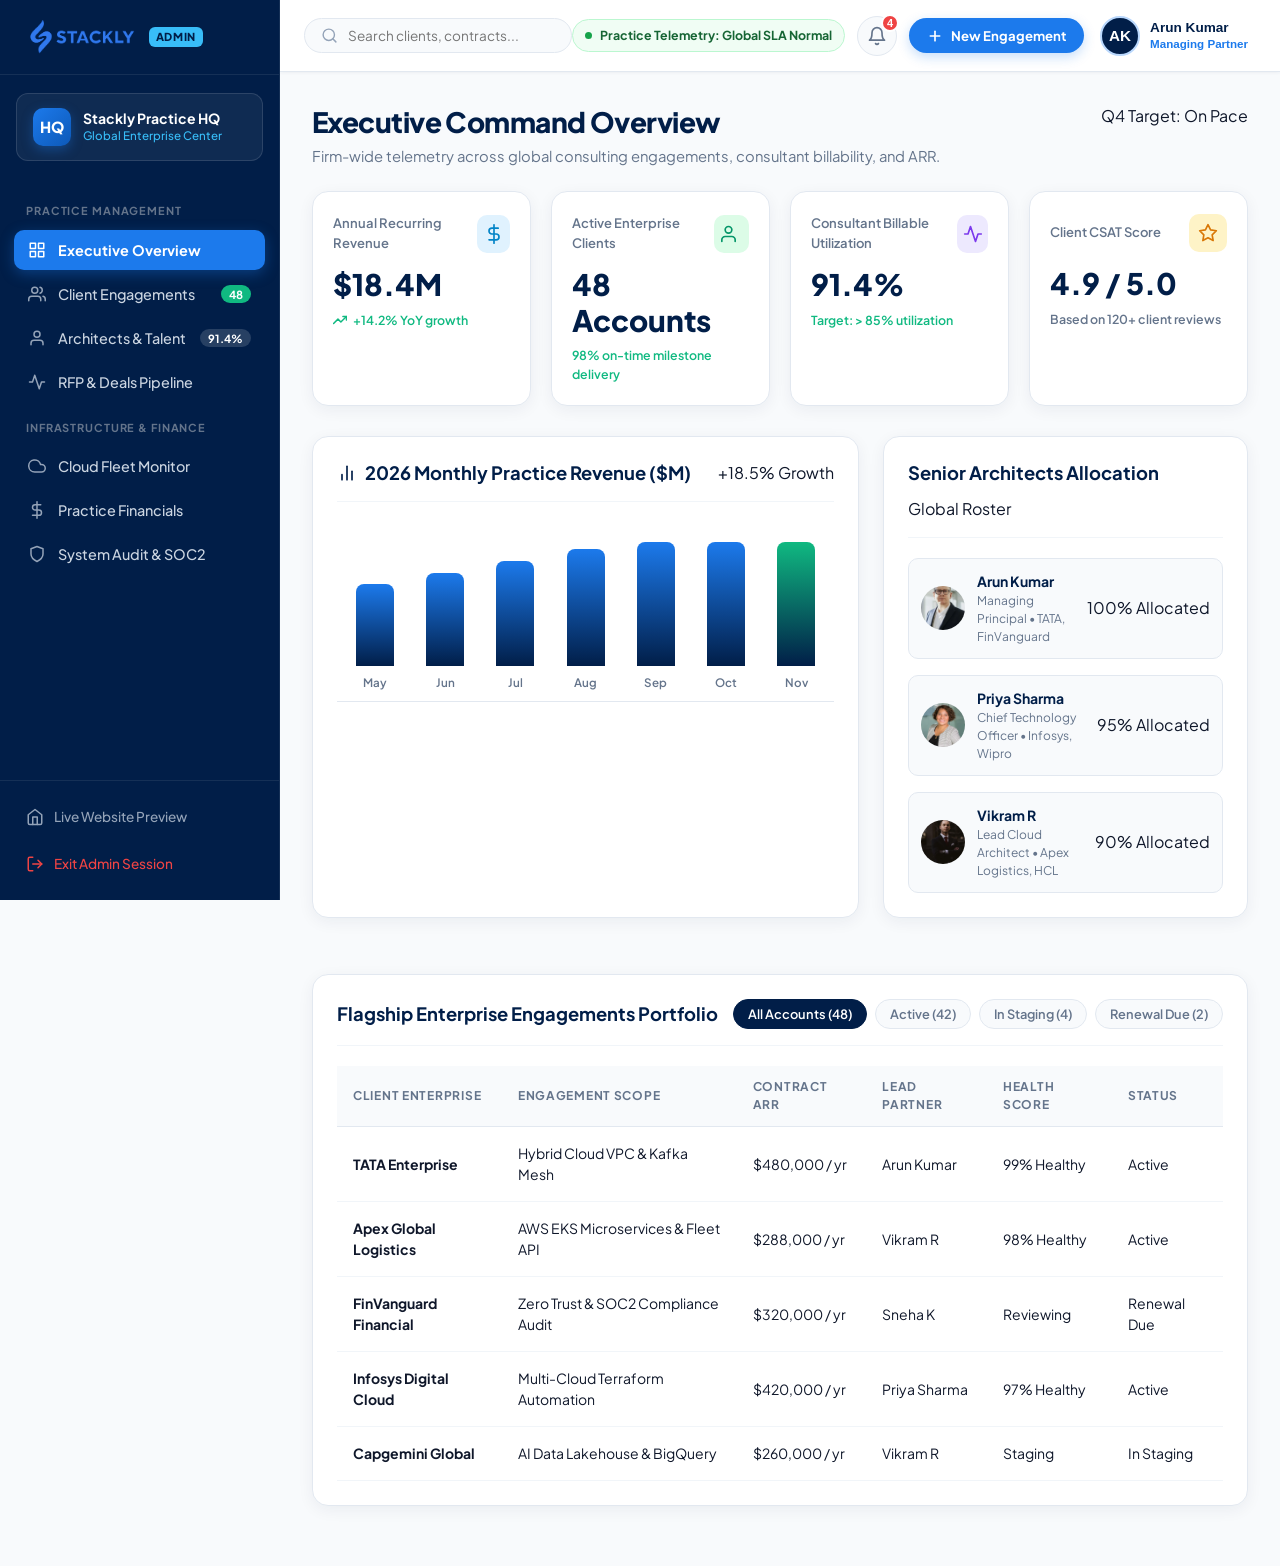
<file: admindashboard.html>
<!DOCTYPE html>
<html lang="en">
<head>
  <meta charset="UTF-8">
  <meta name="viewport" content="width=device-width, initial-scale=1.0">
  <title>Practice Executive Command Center | Stackly Admin</title>
  <meta name="description" content="Executive administration portal for managing partner oversight, enterprise client engagements, cloud fleet architectures, and global talent allocation.">

  <!-- Google Fonts: Plus Jakarta Sans -->
  <link rel="preconnect" href="https://fonts.googleapis.com">
  <link rel="preconnect" href="https://fonts.gstatic.com" crossorigin>
  <link href="https://fonts.googleapis.com/css2?family=Plus+Jakarta+Sans:wght@300;400;500;600;700;800&family=JetBrains+Mono:wght@400;500;600&display=swap" rel="stylesheet">

  <!-- CSS Stylesheets -->
  <link rel="stylesheet" href="css/animation.css">
  <link rel="stylesheet" href="css/admindashboard.css">
  <link rel="stylesheet" href="css/responsive.css">
  <script>
    if ('scrollRestoration' in history) {
      history.scrollRestoration = 'manual';
    }
    window.scrollTo(0, 0);
  </script>
</head>
<body class="admin-dashboard-body">

  <!-- Mobile Backdrop Overlay -->
  <div class="admin-sidebar-backdrop" id="adminSidebarBackdrop"></div>

  <!-- ==========================================================================
       ADMIN SIDEBAR
       ========================================================================== -->
  <aside class="admin-sidebar" id="adminSidebar">
    <!-- Header -->
    <div class="admin-sidebar-header">
      <a href="index.html" class="admin-brand" aria-label="STACKLY Home">
        <img src="assets/images/logo.webp" alt="STACKLY" class="admin-brand-img">
        <span class="admin-badge-role">Admin</span>
      </a>
      <button type="button" class="admin-close-btn" id="adminSidebarCloseBtn" aria-label="Close sidebar">
        <svg width="20" height="20" viewBox="0 0 24 24" fill="none" stroke="currentColor" stroke-width="2.5" stroke-linecap="round" stroke-linejoin="round">
          <line x1="18" y1="6" x2="6" y2="18"></line>
          <line x1="6" y1="6" x2="18" y2="18"></line>
        </svg>
      </button>
    </div>

    <!-- Practice Overview Pill -->
    <div class="admin-practice-pill">
      <div class="admin-hq-avatar">HQ</div>
      <div class="admin-practice-meta">
        <span class="practice-title">Stackly Practice HQ</span>
        <span class="practice-subtitle">Global Enterprise Center</span>
      </div>
    </div>

    <!-- Practice Navigation -->
    <nav class="admin-nav" aria-label="Practice Management Navigation">
      <div class="admin-nav-heading">Practice Management</div>

      <!-- Tab 1: Executive Overview -->
      <button type="button" class="admin-nav-item active" data-tab="admin-tab-overview">
        <svg viewBox="0 0 24 24" fill="none" stroke="currentColor" stroke-width="2" stroke-linecap="round" stroke-linejoin="round">
          <rect x="3" y="3" width="7" height="7"></rect>
          <rect x="14" y="3" width="7" height="7"></rect>
          <rect x="14" y="14" width="7" height="7"></rect>
          <rect x="3" y="14" width="7" height="7"></rect>
        </svg>
        <span>Executive Overview</span>
      </button>

      <!-- Tab 2: Client Accounts -->
      <button type="button" class="admin-nav-item" data-tab="admin-tab-clients">
        <svg viewBox="0 0 24 24" fill="none" stroke="currentColor" stroke-width="2" stroke-linecap="round" stroke-linejoin="round">
          <path d="M17 21v-2a4 4 0 0 0-4-4H5a4 4 0 0 0-4 4v2"></path>
          <circle cx="9" cy="7" r="4"></circle>
          <path d="M23 21v-2a4 4 0 0 0-3-3.87"></path>
          <path d="M16 3.13a4 4 0 0 1 0 7.75"></path>
        </svg>
        <span>Client Engagements</span>
        <span class="admin-badge highlight">48</span>
      </button>

      <!-- Tab 3: Consultants Roster -->
      <button type="button" class="admin-nav-item" data-tab="admin-tab-talent">
        <svg viewBox="0 0 24 24" fill="none" stroke="currentColor" stroke-width="2" stroke-linecap="round" stroke-linejoin="round">
          <path d="M20 21v-2a4 4 0 0 0-4-4H8a4 4 0 0 0-4 4v2"></path>
          <circle cx="12" cy="7" r="4"></circle>
        </svg>
        <span>Architects &amp; Talent</span>
        <span class="admin-badge">91.4%</span>
      </button>

      <!-- Tab 4: RFP Pipeline -->
      <button type="button" class="admin-nav-item" data-tab="admin-tab-pipeline">
        <svg viewBox="0 0 24 24" fill="none" stroke="currentColor" stroke-width="2" stroke-linecap="round" stroke-linejoin="round">
          <polyline points="22 12 18 12 15 21 9 3 6 12 2 12"></polyline>
        </svg>
        <span>RFP &amp; Deals Pipeline</span>
      </button>

      <div class="admin-nav-heading">Infrastructure &amp; Finance</div>

      <!-- Tab 5: Cloud Fleet -->
      <button type="button" class="admin-nav-item" data-tab="admin-tab-cloudfleet">
        <svg viewBox="0 0 24 24" fill="none" stroke="currentColor" stroke-width="2" stroke-linecap="round" stroke-linejoin="round">
          <path d="M18 10h-1.26A8 8 0 1 0 9 20h9a5 5 0 0 0 0-10z"></path>
        </svg>
        <span>Cloud Fleet Monitor</span>
      </button>

      <!-- Tab 6: Financials -->
      <button type="button" class="admin-nav-item" data-tab="admin-tab-financials">
        <svg viewBox="0 0 24 24" fill="none" stroke="currentColor" stroke-width="2" stroke-linecap="round" stroke-linejoin="round">
          <line x1="12" y1="1" x2="12" y2="23"></line>
          <path d="M17 5H9.5a3.5 3.5 0 0 0 0 7h5a3.5 3.5 0 0 1 0 7H6"></path>
        </svg>
        <span>Practice Financials</span>
      </button>

      <!-- Tab 7: Audit & Governance -->
      <button type="button" class="admin-nav-item" data-tab="admin-tab-audit">
        <svg viewBox="0 0 24 24" fill="none" stroke="currentColor" stroke-width="2" stroke-linecap="round" stroke-linejoin="round">
          <path d="M12 22s8-4 8-10V5l-8-3-8 3v7c0 6 8 10 8 10z"></path>
        </svg>
        <span>System Audit &amp; SOC2</span>
      </button>
    </nav>

    <!-- Sidebar Footer -->
    <div class="admin-sidebar-footer">
      <a href="index.html" class="admin-footer-link">
        <svg width="18" height="18" viewBox="0 0 24 24" fill="none" stroke="currentColor" stroke-width="2" stroke-linecap="round" stroke-linejoin="round">
          <path d="M3 9l9-7 9 7v11a2 2 0 0 1-2 2H5a2 2 0 0 1-2-2z"></path>
          <polyline points="9 22 9 12 15 12 15 22"></polyline>
        </svg>
        <span>Live Website Preview</span>
      </a>
      <a href="login.html" class="admin-footer-link" style="color: #ef4444;">
        <svg width="18" height="18" viewBox="0 0 24 24" fill="none" stroke="currentColor" stroke-width="2" stroke-linecap="round" stroke-linejoin="round">
          <path d="M9 21H5a2 2 0 0 1-2-2V5a2 2 0 0 1 2-2h4"></path>
          <polyline points="16 17 21 12 16 7"></polyline>
          <line x1="21" y1="12" x2="9" y2="12"></line>
        </svg>
        <span>Exit Admin Session</span>
      </a>
    </div>
  </aside>

  <!-- ==========================================================================
       MAIN CONTENT WRAPPER
       ========================================================================== -->
  <div class="admin-main-wrap">
    <!-- Topbar -->
    <header class="admin-topbar">
      <div class="admin-topbar-left">
        <button type="button" class="admin-mobile-toggle" id="adminMobileToggle" aria-label="Toggle navigation">
          <svg width="24" height="24" viewBox="0 0 24 24" fill="none" stroke="currentColor" stroke-width="2.5" stroke-linecap="round" stroke-linejoin="round">
            <line x1="3" y1="12" x2="21" y2="12"></line>
            <line x1="3" y1="6" x2="21" y2="6"></line>
            <line x1="3" y1="18" x2="21" y2="18"></line>
          </svg>
        </button>

        <!-- Mobile Brand Logo -->
        <a href="index.html" class="admin-mobile-logo" aria-label="STACKLY Home">
          <img src="assets/images/logo.webp" alt="STACKLY" class="admin-mobile-logo-img">
        </a>

        <div class="admin-search-box">
          <svg viewBox="0 0 24 24" fill="none" stroke="currentColor" stroke-width="2" stroke-linecap="round" stroke-linejoin="round">
            <circle cx="11" cy="11" r="8"></circle>
            <line x1="21" y1="21" x2="16.65" y2="16.65"></line>
          </svg>
          <input type="text" class="admin-search-input" placeholder="Search clients, contracts..." aria-label="Search admin portal">
        </div>
      </div>

      <div class="admin-topbar-right">
        <!-- Live Practice Telemetry -->
        <div class="practice-telemetry-pill">
          <span class="telemetry-dot"></span>
          <span>Practice Telemetry: Global SLA Normal</span>
        </div>

        <!-- Notifications -->
        <div class="admin-action-container">
          <button type="button" class="admin-icon-btn" id="adminNotifBtn" aria-label="Practice Alerts">
            <svg width="20" height="20" viewBox="0 0 24 24" fill="none" stroke="currentColor" stroke-width="2" stroke-linecap="round" stroke-linejoin="round">
              <path d="M18 8A6 6 0 0 0 6 8c0 7-3 9-3 9h18s-3-2-3-9"></path>
              <path d="M13.73 21a2 2 0 0 1-3.46 0"></path>
            </svg>
            <span class="admin-notif-count">4</span>
          </button>

          <div class="admin-dropdown-menu" id="adminNotifDropdown">
            <div class="admin-dropdown-header">
              <span class="admin-dropdown-title">Executive Alerts</span>
              <span style="font-size:0.75rem; font-weight:700; color:#1c7aec;">4 Critical</span>
            </div>
            <div style="max-height: 280px; overflow-y: auto;">
              <a href="#admin-tab-clients" class="admin-dropdown-item unread">
                <span class="admin-dropdown-item-title">Contract Renewal: FinVanguard $320k</span>
                <span class="admin-dropdown-item-time">Multi-cloud retainer renewal due in 14 days</span>
              </a>
              <a href="#admin-tab-cloudfleet" class="admin-dropdown-item unread">
                <span class="admin-dropdown-item-title">Latency Alert: TATA ERP Gateway</span>
                <span class="admin-dropdown-item-time">Traffic spike auto-scaled pods to 96 units &bull; 18m ago</span>
              </a>
              <a href="#admin-tab-talent" class="admin-dropdown-item unread">
                <span class="admin-dropdown-item-title">Consultant Allocation: Pod Gamma Free</span>
                <span class="admin-dropdown-item-time">Lead architect Vikram R completed milestone 14</span>
              </a>
            </div>
          </div>
        </div>

        <!-- Quick Action: New Engagement -->
        <button type="button" class="btn-admin-primary" id="openNewClientModalBtn">
          <svg width="16" height="16" viewBox="0 0 24 24" fill="none" stroke="currentColor" stroke-width="2.5" stroke-linecap="round" stroke-linejoin="round">
            <line x1="12" y1="5" x2="12" y2="19"></line>
            <line x1="5" y1="12" x2="19" y2="12"></line>
          </svg>
          <span>New Engagement</span>
        </button>

        <!-- Executive Profile Menu -->
        <div class="admin-action-container">
          <button type="button" class="admin-profile-btn" id="adminProfileBtn">
            <div class="admin-avatar" id="adminProfileAvatar">AK</div>
            <div class="admin-profile-meta">
              <span class="admin-profile-name" id="adminProfileName" title="Arun Kumar">Arun Kumar</span>
              <span class="admin-profile-role">Managing Partner</span>
            </div>
          </button>

          <div class="admin-dropdown-menu" id="adminProfileDropdown">
            <div class="admin-dropdown-header">
              <div>
                <p style="font-size:0.875rem; font-weight:700; color:#011e48;" id="adminDropdownUserName">Arun Kumar</p>
                <p style="font-size:0.75rem; color:#64748b;" id="adminDropdownUserEmail">arun.kumar@stackly.com</p>
              </div>
            </div>
            <a href="404.html" class="admin-dropdown-item">Executive Settings</a>
            <a href="404.html" class="admin-dropdown-item">Practice P&amp;L Statements</a>
            <a href="index.html" class="admin-dropdown-item">View Public Website</a>
            <a href="login.html" class="admin-dropdown-item" style="color:#ef4444; font-weight:700;">Sign Out</a>
          </div>
        </div>
      </div>
    </header>

    <!-- Content -->
    <main class="admin-content">

      <!-- ======================================================================
           TAB 1: EXECUTIVE OVERVIEW
           ====================================================================== -->
      <section class="admin-tab-panel active" id="admin-tab-overview">
        <div class="admin-page-header">
          <div>
            <h1 class="admin-page-title">Executive Command Overview</h1>
            <p class="admin-page-subtitle">Firm-wide telemetry across global consulting engagements, consultant billability, and ARR.</p>
          </div>
          <div class="admin-header-actions">
            <span class="status-pill success">Q4 Target: On Pace</span>
          </div>
        </div>

        <!-- 4 Global KPI Cards -->
        <div class="admin-kpi-grid">
          <!-- KPI 1 -->
          <div class="admin-kpi-card">
            <div class="admin-kpi-top">
              <span class="admin-kpi-label">Annual Recurring Revenue</span>
              <div class="admin-kpi-icon" style="background:#e0f2fe; color:#0284c7;">
                <svg width="20" height="20" viewBox="0 0 24 24" fill="none" stroke="currentColor" stroke-width="2" stroke-linecap="round" stroke-linejoin="round">
                  <line x1="12" y1="1" x2="12" y2="23"></line>
                  <path d="M17 5H9.5a3.5 3.5 0 0 0 0 7h5a3.5 3.5 0 0 1 0 7H6"></path>
                </svg>
              </div>
            </div>
            <div class="admin-kpi-value">$18.4M</div>
            <div class="admin-kpi-trend" style="color:#10b981;">
              <svg width="14" height="14" viewBox="0 0 24 24" fill="none" stroke="currentColor" stroke-width="2.5" stroke-linecap="round" stroke-linejoin="round">
                <polyline points="23 6 13.5 15.5 8.5 10.5 1 18"></polyline>
                <polyline points="17 6 23 6 23 12"></polyline>
              </svg>
              <span>+14.2% YoY growth</span>
            </div>
          </div>

          <!-- KPI 2 -->
          <div class="admin-kpi-card">
            <div class="admin-kpi-top">
              <span class="admin-kpi-label">Active Enterprise Clients</span>
              <div class="admin-kpi-icon" style="background:#dcfce7; color:#059669;">
                <svg width="20" height="20" viewBox="0 0 24 24" fill="none" stroke="currentColor" stroke-width="2" stroke-linecap="round" stroke-linejoin="round">
                  <path d="M17 21v-2a4 4 0 0 0-4-4H5a4 4 0 0 0-4 4v2"></path>
                  <circle cx="9" cy="7" r="4"></circle>
                </svg>
              </div>
            </div>
            <div class="admin-kpi-value">48 Accounts</div>
            <div class="admin-kpi-trend" style="color:#10b981;">
              <span>98% on-time milestone delivery</span>
            </div>
          </div>

          <!-- KPI 3 -->
          <div class="admin-kpi-card">
            <div class="admin-kpi-top">
              <span class="admin-kpi-label">Consultant Billable Utilization</span>
              <div class="admin-kpi-icon" style="background:#ede9fe; color:#7c3aed;">
                <svg width="20" height="20" viewBox="0 0 24 24" fill="none" stroke="currentColor" stroke-width="2" stroke-linecap="round" stroke-linejoin="round">
                  <polyline points="22 12 18 12 15 21 9 3 6 12 2 12"></polyline>
                </svg>
              </div>
            </div>
            <div class="admin-kpi-value">91.4%</div>
            <div class="admin-kpi-trend" style="color:#10b981;">
              <span>Target: &gt; 85% utilization</span>
            </div>
          </div>

          <!-- KPI 4 -->
          <div class="admin-kpi-card">
            <div class="admin-kpi-top">
              <span class="admin-kpi-label">Client CSAT Score</span>
              <div class="admin-kpi-icon" style="background:#fef3c7; color:#d97706;">
                <svg width="20" height="20" viewBox="0 0 24 24" fill="none" stroke="currentColor" stroke-width="2" stroke-linecap="round" stroke-linejoin="round">
                  <polygon points="12 2 15.09 8.26 22 9.27 17 14.14 18.18 21.02 12 17.77 5.82 21.02 7 14.14 2 9.27 8.91 8.26 12 2"></polygon>
                </svg>
              </div>
            </div>
            <div class="admin-kpi-value">4.9 / 5.0</div>
            <div class="admin-kpi-trend" style="color:#64748b;">
              <span>Based on 120+ client reviews</span>
            </div>
          </div>
        </div>

        <!-- 2-Column Grid: Revenue Bars + Active Delivery Pods -->
        <div class="admin-grid-2col">
          <!-- Practice Monthly Revenue -->
          <div class="admin-card">
            <div class="admin-card-header">
              <h2 class="admin-card-title">
                <svg width="20" height="20" viewBox="0 0 24 24" fill="none" stroke="currentColor" stroke-width="2" stroke-linecap="round" stroke-linejoin="round">
                  <line x1="18" y1="20" x2="18" y2="10"></line>
                  <line x1="12" y1="20" x2="12" y2="4"></line>
                  <line x1="6" y1="20" x2="6" y2="14"></line>
                </svg>
                <span>2026 Monthly Practice Revenue ($M)</span>
              </h2>
              <span class="status-pill success">+18.5% Growth</span>
            </div>

            <div class="revenue-bar-chart">
              <div class="chart-bar-group">
                <div class="chart-bar" style="height: 55%;" title="May: $1.2M"></div>
                <span class="chart-bar-label">May</span>
              </div>
              <div class="chart-bar-group">
                <div class="chart-bar" style="height: 62%;" title="Jun: $1.35M"></div>
                <span class="chart-bar-label">Jun</span>
              </div>
              <div class="chart-bar-group">
                <div class="chart-bar" style="height: 70%;" title="Jul: $1.48M"></div>
                <span class="chart-bar-label">Jul</span>
              </div>
              <div class="chart-bar-group">
                <div class="chart-bar" style="height: 78%;" title="Aug: $1.6M"></div>
                <span class="chart-bar-label">Aug</span>
              </div>
              <div class="chart-bar-group">
                <div class="chart-bar" style="height: 86%;" title="Sep: $1.72M"></div>
                <span class="chart-bar-label">Sep</span>
              </div>
              <div class="chart-bar-group">
                <div class="chart-bar" style="height: 94%;" title="Oct: $1.85M"></div>
                <span class="chart-bar-label">Oct</span>
              </div>
              <div class="chart-bar-group">
                <div class="chart-bar" style="height: 100%; background:linear-gradient(180deg, #10b981 0%, #011e48 100%);" title="Nov (Proj): $1.94M"></div>
                <span class="chart-bar-label">Nov</span>
              </div>
            </div>
          </div>

          <!-- Consultant Pod Allocation -->
          <div class="admin-card">
            <div class="admin-card-header">
              <h2 class="admin-card-title">Senior Architects Allocation</h2>
              <span class="status-pill info">Global Roster</span>
            </div>

            <div style="display:flex; flex-direction:column; gap:16px;">
              <!-- Pod 1 -->
              <div style="display:flex; align-items:center; gap:12px; padding:12px; border-radius:10px; background:#f8fafc; border:1px solid #e2e8f0;">
                <img src="assets/images/team-1.webp" alt="Arun Kumar" style="width:44px; height:44px; border-radius:50%; object-fit:cover;">
                <div style="flex:1;">
                  <p style="font-size:0.875rem; font-weight:700; color:#011e48;">Arun Kumar</p>
                  <p style="font-size:0.75rem; color:#64748b;">Managing Principal &bull; TATA, FinVanguard</p>
                </div>
                <span class="status-pill success">100% Allocated</span>
              </div>

              <!-- Pod 2 -->
              <div style="display:flex; align-items:center; gap:12px; padding:12px; border-radius:10px; background:#f8fafc; border:1px solid #e2e8f0;">
                <img src="assets/images/team-2.webp" alt="Priya Sharma" style="width:44px; height:44px; border-radius:50%; object-fit:cover;">
                <div style="flex:1;">
                  <p style="font-size:0.875rem; font-weight:700; color:#011e48;">Priya Sharma</p>
                  <p style="font-size:0.75rem; color:#64748b;">Chief Technology Officer &bull; Infosys, Wipro</p>
                </div>
                <span class="status-pill success">95% Allocated</span>
              </div>

              <!-- Pod 3 -->
              <div style="display:flex; align-items:center; gap:12px; padding:12px; border-radius:10px; background:#f8fafc; border:1px solid #e2e8f0;">
                <img src="assets/images/team-3.webp" alt="Vikram R" style="width:44px; height:44px; border-radius:50%; object-fit:cover;">
                <div style="flex:1;">
                  <p style="font-size:0.875rem; font-weight:700; color:#011e48;">Vikram R</p>
                  <p style="font-size:0.75rem; color:#64748b;">Lead Cloud Architect &bull; Apex Logistics, HCL</p>
                </div>
                <span class="status-pill success">90% Allocated</span>
              </div>
            </div>
          </div>
        </div>

        <!-- Flagship Client Engagements Table -->
        <div class="admin-card">
          <div class="admin-card-header">
            <h2 class="admin-card-title">Flagship Enterprise Engagements Portfolio</h2>
            <div class="filter-tabs-row" style="margin-bottom:0;">
              <button type="button" class="filter-tab-pill active" data-filter="all">All Accounts (48)</button>
              <button type="button" class="filter-tab-pill" data-filter="active">Active (42)</button>
              <button type="button" class="filter-tab-pill" data-filter="staging">In Staging (4)</button>
              <button type="button" class="filter-tab-pill" data-filter="renewal">Renewal Due (2)</button>
            </div>
          </div>

          <div class="admin-table-wrap">
            <table class="admin-table">
              <thead>
                <tr>
                  <th>Client Enterprise</th>
                  <th>Engagement Scope</th>
                  <th>Contract ARR</th>
                  <th>Lead Partner</th>
                  <th>Health Score</th>
                  <th>Status</th>
                </tr>
              </thead>
              <tbody>
                <tr data-status="active">
                  <td><strong>TATA Enterprise</strong></td>
                  <td>Hybrid Cloud VPC &amp; Kafka Mesh</td>
                  <td>$480,000 / yr</td>
                  <td>Arun Kumar</td>
                  <td><span class="status-pill success">99% Healthy</span></td>
                  <td><span class="status-pill success">Active</span></td>
                </tr>
                <tr data-status="active">
                  <td><strong>Apex Global Logistics</strong></td>
                  <td>AWS EKS Microservices &amp; Fleet API</td>
                  <td>$288,000 / yr</td>
                  <td>Vikram R</td>
                  <td><span class="status-pill success">98% Healthy</span></td>
                  <td><span class="status-pill success">Active</span></td>
                </tr>
                <tr data-status="renewal">
                  <td><strong>FinVanguard Financial</strong></td>
                  <td>Zero Trust &amp; SOC2 Compliance Audit</td>
                  <td>$320,000 / yr</td>
                  <td>Sneha K</td>
                  <td><span class="status-pill warning">Reviewing</span></td>
                  <td><span class="status-pill warning">Renewal Due</span></td>
                </tr>
                <tr data-status="active">
                  <td><strong>Infosys Digital Cloud</strong></td>
                  <td>Multi-Cloud Terraform Automation</td>
                  <td>$420,000 / yr</td>
                  <td>Priya Sharma</td>
                  <td><span class="status-pill success">97% Healthy</span></td>
                  <td><span class="status-pill success">Active</span></td>
                </tr>
                <tr data-status="staging">
                  <td><strong>Capgemini Global</strong></td>
                  <td>AI Data Lakehouse &amp; BigQuery</td>
                  <td>$260,000 / yr</td>
                  <td>Vikram R</td>
                  <td><span class="status-pill info">Staging</span></td>
                  <td><span class="status-pill info">In Staging</span></td>
                </tr>
              </tbody>
            </table>
          </div>
        </div>
      </section>

      <!-- ======================================================================
           TAB 2: CLIENT ACCOUNTS PORTFOLIO
           ====================================================================== -->
      <section class="admin-tab-panel" id="admin-tab-clients">
        <div class="admin-page-header">
          <div>
            <h1 class="admin-page-title">Enterprise Client Accounts</h1>
            <p class="admin-page-subtitle">Contract life-cycle, SLAs, and dedicated consulting pod assignments.</p>
          </div>
          <div class="admin-header-actions">
            <button type="button" class="btn-admin-primary" id="openNewClientModalBtn2">
              <span>+ Add Enterprise Account</span>
            </button>
          </div>
        </div>

        <div class="admin-card">
          <div class="admin-table-wrap">
            <table class="admin-table">
              <thead>
                <tr>
                  <th>Client Organization</th>
                  <th>Industry</th>
                  <th>Dedicated Pod</th>
                  <th>SLA Tier</th>
                  <th>Contract Term</th>
                  <th>Status</th>
                </tr>
              </thead>
              <tbody>
                <tr>
                  <td><strong>TATA Consultancy Services</strong></td>
                  <td>IT &amp; Telecommunications</td>
                  <td>Pod Alpha (Arun Kumar)</td>
                  <td>Platinum 24/7 (15m SLA)</td>
                  <td>Jan 2025 &ndash; Dec 2027</td>
                  <td><span class="status-pill success">Active</span></td>
                </tr>
                <tr>
                  <td><strong>Wipro Technologies</strong></td>
                  <td>Enterprise Services</td>
                  <td>Pod Beta (Priya Sharma)</td>
                  <td>Gold Managed Pod</td>
                  <td>Mar 2025 &ndash; Feb 2027</td>
                  <td><span class="status-pill success">Active</span></td>
                </tr>
                <tr>
                  <td><strong>Accenture Strategic Pod</strong></td>
                  <td>Consulting &amp; Cloud</td>
                  <td>Pod Gamma (Vikram R)</td>
                  <td>Enterprise Retainer</td>
                  <td>Jun 2025 &ndash; May 2028</td>
                  <td><span class="status-pill success">Active</span></td>
                </tr>
                <tr>
                  <td><strong>Tech Mahindra Solutions</strong></td>
                  <td>Network &amp; 5G Systems</td>
                  <td>Pod Delta (Sneha K)</td>
                  <td>Platinum 24/7</td>
                  <td>Aug 2025 &ndash; Jul 2027</td>
                  <td><span class="status-pill success">Active</span></td>
                </tr>
                <tr>
                  <td><strong>HCL Global Technologies</strong></td>
                  <td>DevOps &amp; Infrastructure</td>
                  <td>Pod Alpha (Arun Kumar)</td>
                  <td>Enterprise Retainer</td>
                  <td>Oct 2025 &ndash; Sep 2027</td>
                  <td><span class="status-pill success">Active</span></td>
                </tr>
              </tbody>
            </table>
          </div>
        </div>
      </section>

      <!-- ======================================================================
           TAB 3: TALENT ROSTER
           ====================================================================== -->
      <section class="admin-tab-panel" id="admin-tab-talent">
        <div class="admin-page-header">
          <div>
            <h1 class="admin-page-title">Consultants &amp; Technical Talent Roster</h1>
            <p class="admin-page-subtitle">Senior enterprise architects, cloud engineers, and security specialists.</p>
          </div>
        </div>

        <div class="admin-card">
          <div class="admin-table-wrap">
            <table class="admin-table">
              <thead>
                <tr>
                  <th>Consultant Name</th>
                  <th>Role &amp; Practice Domain</th>
                  <th>Top Certifications</th>
                  <th>Billable Rate</th>
                  <th>Current Utilization</th>
                  <th>Status</th>
                </tr>
              </thead>
              <tbody>
                <tr>
                  <td><strong>Arun Kumar</strong></td>
                  <td>Principal Enterprise Consultant</td>
                  <td>TOGAF 9.2 &bull; AWS Solutions Architect Pro</td>
                  <td>$280 / hr</td>
                  <td>96% (38 hrs/wk)</td>
                  <td><span class="status-pill success">Fully Booked</span></td>
                </tr>
                <tr>
                  <td><strong>Priya Sharma</strong></td>
                  <td>Chief Technology Officer</td>
                  <td>Google Cloud Fellow &bull; CMMI Lead Assessor</td>
                  <td>$260 / hr</td>
                  <td>94% (37 hrs/wk)</td>
                  <td><span class="status-pill success">Fully Booked</span></td>
                </tr>
                <tr>
                  <td><strong>Vikram R</strong></td>
                  <td>Lead Cloud Architect</td>
                  <td>Kubernetes CKA &bull; Azure Solutions Expert</td>
                  <td>$220 / hr</td>
                  <td>92% (36 hrs/wk)</td>
                  <td><span class="status-pill success">Fully Booked</span></td>
                </tr>
                <tr>
                  <td><strong>Sneha K</strong></td>
                  <td>VP of Cybersecurity</td>
                  <td>CISSP &bull; CISM &bull; ISO 27001 Lead Auditor</td>
                  <td>$240 / hr</td>
                  <td>88% (35 hrs/wk)</td>
                  <td><span class="status-pill info">Available for 1 Pod</span></td>
                </tr>
              </tbody>
            </table>
          </div>
        </div>
      </section>

      <!-- ======================================================================
           TAB 4: RFP & DEALS PIPELINE
           ====================================================================== -->
      <section class="admin-tab-panel" id="admin-tab-pipeline">
        <div class="admin-page-header">
          <div>
            <h1 class="admin-page-title">Enterprise RFP &amp; Deals Pipeline</h1>
            <p class="admin-page-subtitle">Track proposal submittals, commercial negotiations, and win rates.</p>
          </div>
        </div>

        <div class="admin-kpi-grid">
          <div class="admin-kpi-card">
            <div class="admin-kpi-label">Unweighted Pipeline</div>
            <div class="admin-kpi-value">$4.25M</div>
            <div class="admin-kpi-trend" style="color:#10b981;">12 Active Proposals</div>
          </div>
          <div class="admin-kpi-card">
            <div class="admin-kpi-label">Weighted Expected ARR</div>
            <div class="admin-kpi-value">$2.84M</div>
            <div class="admin-kpi-trend" style="color:#10b981;">68% win-rate projection</div>
          </div>
          <div class="admin-kpi-card">
            <div class="admin-kpi-label">Average Contract Size</div>
            <div class="admin-kpi-value">$354,000</div>
            <div class="admin-kpi-trend" style="color:#1c7aec;">Annual Retainer Scope</div>
          </div>
          <div class="admin-kpi-card">
            <div class="admin-kpi-label">Proposal Close Cycle</div>
            <div class="admin-kpi-value">28 Days</div>
            <div class="admin-kpi-trend" style="color:#10b981;">14 days faster than industry</div>
          </div>
        </div>
      </section>

      <!-- ======================================================================
           TAB 5: CLOUD FLEET MONITOR
           ====================================================================== -->
      <section class="admin-tab-panel" id="admin-tab-cloudfleet">
        <div class="admin-page-header">
          <div>
            <h1 class="admin-page-title">Global Client Cloud Fleet</h1>
            <p class="admin-page-subtitle">Centralized observability across 142 managed Kubernetes clusters globally.</p>
          </div>
        </div>

        <div class="admin-card">
          <div class="admin-table-wrap">
            <table class="admin-table">
              <thead>
                <tr>
                  <th>Cloud Environment</th>
                  <th>Tenant Accounts</th>
                  <th>Total Active Pods</th>
                  <th>Uptime SLA</th>
                  <th>Automated Incident Response</th>
                </tr>
              </thead>
              <tbody>
                <tr>
                  <td><strong>AWS Multi-Region (us-east, eu-west, ap-south)</strong></td>
                  <td>28 Client Tenants</td>
                  <td>1,840 Pods</td>
                  <td>99.994%</td>
                  <td><span class="status-pill success">Zero Critical Alarms</span></td>
                </tr>
                <tr>
                  <td><strong>Azure Enterprise AKS (East US, West Europe)</strong></td>
                  <td>14 Client Tenants</td>
                  <td>920 Pods</td>
                  <td>99.991%</td>
                  <td><span class="status-pill success">Zero Critical Alarms</span></td>
                </tr>
                <tr>
                  <td><strong>GCP BigQuery &amp; Cloud Run</strong></td>
                  <td>6 Client Tenants</td>
                  <td>Serverless</td>
                  <td>100.000%</td>
                  <td><span class="status-pill success">Zero Critical Alarms</span></td>
                </tr>
              </tbody>
            </table>
          </div>
        </div>
      </section>

      <!-- ======================================================================
           TAB 6: PRACTICE FINANCIALS
           ====================================================================== -->
      <section class="admin-tab-panel" id="admin-tab-financials">
        <div class="admin-page-header">
          <div>
            <h1 class="admin-page-title">Practice Financials &amp; Gross Margins</h1>
            <p class="admin-page-subtitle">Monthly billings, consultant payroll allocation, and gross profit margins.</p>
          </div>
        </div>

        <div class="admin-kpi-grid">
          <div class="admin-kpi-card">
            <div class="admin-kpi-label">Gross Margin</div>
            <div class="admin-kpi-value">42.8%</div>
            <div class="admin-kpi-trend" style="color:#10b981;">Target: 40%</div>
          </div>
          <div class="admin-kpi-card">
            <div class="admin-kpi-label">Accounts Receivable (30d)</div>
            <div class="admin-kpi-value">$214,000</div>
            <div class="admin-kpi-trend" style="color:#10b981;">98% Collected On Time</div>
          </div>
          <div class="admin-kpi-card">
            <div class="admin-kpi-label">Annual Client Retention</div>
            <div class="admin-kpi-value">96.4%</div>
            <div class="admin-kpi-trend" style="color:#10b981;">Industry Leading</div>
          </div>
          <div class="admin-kpi-card">
            <div class="admin-kpi-label">Average Net Expansion</div>
            <div class="admin-kpi-value">+22% YoY</div>
            <div class="admin-kpi-trend" style="color:#10b981;">Existing Clients Scaling</div>
          </div>
        </div>
      </section>

      <!-- ======================================================================
           TAB 7: AUDIT & GOVERNANCE
           ====================================================================== -->
      <section class="admin-tab-panel" id="admin-tab-audit">
        <div class="admin-page-header">
          <div>
            <h1 class="admin-page-title">System Audit &amp; SOC2 Governance</h1>
            <p class="admin-page-subtitle">Immutable compliance logs, ISO 27001 access controls, and security posture.</p>
          </div>
        </div>

        <div class="admin-card">
          <div class="admin-card-header">
            <h2 class="admin-card-title">Recent Administrative Audit Events</h2>
            <span class="status-pill success">Tamper-Proof WORM Log</span>
          </div>

          <div class="admin-table-wrap">
            <table class="admin-table">
              <thead>
                <tr>
                  <th>Event ID</th>
                  <th>Action</th>
                  <th>Initiated By</th>
                  <th>IP &bull; Region</th>
                  <th>Timestamp</th>
                </tr>
              </thead>
              <tbody>
                <tr>
                  <td><span class="code-badge">AUD-9914</span></td>
                  <td>Granted Cloud Cluster Access to Apex Logistics Pod</td>
                  <td>Arun Kumar (Partner)</td>
                  <td>192.0.2.14 (HQ)</td>
                  <td>Today, 10:14 AM</td>
                </tr>
                <tr>
                  <td><span class="code-badge">AUD-9912</span></td>
                  <td>Quarterly SOC2 Type II Automated Attestation Report</td>
                  <td>System Daemon</td>
                  <td>Cloud Worker (us-east)</td>
                  <td>Nov 09, 2026</td>
                </tr>
                <tr>
                  <td><span class="code-badge">AUD-9908</span></td>
                  <td>Role Permissions Update for DevOps Engineer Pod</td>
                  <td>Sneha K (VP Cyber)</td>
                  <td>198.51.100.8 (HQ)</td>
                  <td>Nov 07, 2026</td>
                </tr>
              </tbody>
            </table>
          </div>
        </div>
      </section>

    </main>
  </div>

  <!-- ==========================================================================
       MODAL: NEW CLIENT ENGAGEMENT ONBOARDING
       ========================================================================== -->
  <div class="admin-modal-overlay" id="newClientModal" role="dialog" aria-modal="true" aria-labelledby="newClientModalTitle">
    <div class="admin-modal-card">
      <button type="button" class="admin-modal-close" aria-label="Close modal">&times;</button>
      <h3 style="font-size:1.35rem; font-weight:800; color:#011e48; margin-bottom:6px;" id="newClientModalTitle">Onboard New Enterprise Client</h3>
      <p style="font-size:0.875rem; color:#64748b; margin-bottom:20px;">Initialize cloud pod allocation, contract SLA terms, and lead partner assignment.</p>

      <form id="newClientForm">
        <div style="margin-bottom:16px;">
          <label style="display:block; font-size:0.85rem; font-weight:700; color:#011e48; margin-bottom:6px;" for="clientOrgName">Enterprise Organization Name *</label>
          <input type="text" id="clientOrgName" class="admin-search-input" style="width:100%; border:1.5px solid #e2e8f0; border-radius:8px; padding:10px 14px; background:#fff;" placeholder="e.g. Siemens Global Energy" required>
        </div>

        <div style="margin-bottom:16px;">
          <label style="display:block; font-size:0.85rem; font-weight:700; color:#011e48; margin-bottom:6px;" for="serviceEngagement">Primary Practice Domain</label>
          <select id="serviceEngagement" style="width:100%; border:1.5px solid #e2e8f0; border-radius:8px; padding:10px 14px; font-family:inherit; font-size:0.9rem;" required>
            <option value="cloud">Cloud Migration &amp; Multi-Cloud Architecture</option>
            <option value="software">Custom Software &amp; Enterprise APIs</option>
            <option value="cyber">Zero-Trust Cybersecurity &amp; SOC2 Audit</option>
            <option value="transformation">Digital Transformation &amp; Automation</option>
          </select>
        </div>

        <div style="margin-bottom:16px;">
          <label style="display:block; font-size:0.85rem; font-weight:700; color:#011e48; margin-bottom:6px;" for="leadArchitect">Lead Managing Partner</label>
          <select id="leadArchitect" style="width:100%; border:1.5px solid #e2e8f0; border-radius:8px; padding:10px 14px; font-family:inherit; font-size:0.9rem;" required>
            <option value="arun">Arun Kumar &bull; Principal Partner</option>
            <option value="priya">Priya Sharma &bull; Chief Technology Officer</option>
            <option value="vikram">Vikram R &bull; Lead Cloud Architect</option>
            <option value="sneha">Sneha K &bull; VP of Cybersecurity</option>
          </select>
        </div>

        <div style="margin-bottom:20px;">
          <label style="display:block; font-size:0.85rem; font-weight:700; color:#011e48; margin-bottom:6px;" for="contractArr">Contract ARR ($USD)</label>
          <input type="text" id="contractArr" class="admin-search-input" style="width:100%; border:1.5px solid #e2e8f0; border-radius:8px; padding:10px 14px; background:#fff;" placeholder="$280,000 / yr" required>
        </div>

        <button type="submit" class="btn-admin-primary" style="width:100%; justify-content:center; padding:12px; font-size:0.95rem;">
          Initialize Engagement &amp; Deploy Pod
        </button>
      </form>
    </div>
  </div>

  <!-- ==========================================================================
       ADMIN INTERACTION SCRIPT
       ========================================================================== -->
  <script>
    document.addEventListener('DOMContentLoaded', () => {
      // Force top scroll on initial load/reload
      window.scrollTo(0, 0);
      window.addEventListener('beforeunload', () => {
        window.scrollTo(0, 0);
      });

      // 0. Synchronize Admin Profile Info from Login Session
      function syncAdminProfile() {
        if (window.StacklyAuth) {
          window.StacklyAuth.syncDashboardUI();
        } else {
          const email = localStorage.getItem('userEmail');
          const name = localStorage.getItem('userName');
          const initials = localStorage.getItem('userInitials');

          if (email) {
            const avatar = document.getElementById('adminProfileAvatar');
            const nameEl = document.getElementById('adminProfileName');
            const ddName = document.getElementById('adminDropdownUserName');
            const ddEmail = document.getElementById('adminDropdownUserEmail');

            if (avatar && initials) avatar.textContent = initials;
            if (nameEl && name) {
              nameEl.textContent = name;
              nameEl.setAttribute('title', name);
            }
            if (ddName && name) ddName.textContent = name;
            if (ddEmail && email) ddEmail.textContent = email;
          }
        }
      }
      syncAdminProfile();

      // 1. Tab Navigation
      const navItems = document.querySelectorAll('.admin-nav-item[data-tab]');
      const tabPanels = document.querySelectorAll('.admin-tab-panel');

      function activateAdminTab(tabId) {
        navItems.forEach(item => {
          if (item.getAttribute('data-tab') === tabId) {
            item.classList.add('active');
          } else {
            item.classList.remove('active');
          }
        });

        tabPanels.forEach(panel => {
          if (panel.id === tabId) {
            panel.classList.add('active');
          } else {
            panel.classList.remove('active');
          }
        });

        window.scrollTo({ top: 0, behavior: 'smooth' });
      }

      navItems.forEach(item => {
        item.addEventListener('click', () => {
          const tabId = item.getAttribute('data-tab');
          activateAdminTab(tabId);
          closeMobileAdminSidebar();
        });
      });

      // Handle Hash URLs (e.g. admindashboard.html#clients)
      function handleAdminHashChange() {
        if (window.location.hash) {
          const hash = window.location.hash.substring(1);
          const targetId = document.getElementById(hash) ? hash : (document.getElementById(`admin-tab-${hash}`) ? `admin-tab-${hash}` : null);
          if (targetId) {
            activateAdminTab(targetId);
            const adminNotifDropdown = document.getElementById('adminNotifDropdown');
            if (adminNotifDropdown) adminNotifDropdown.classList.remove('show');
          }
        }
      }
      handleAdminHashChange();
      window.addEventListener('hashchange', handleAdminHashChange);

      // 2. Mobile Sidebar Drawer
      const toggleBtn = document.getElementById('adminMobileToggle');
      const closeBtn = document.getElementById('adminSidebarCloseBtn');
      const sidebar = document.getElementById('adminSidebar');
      const backdrop = document.getElementById('adminSidebarBackdrop');

      function openMobileAdminSidebar() {
        sidebar.classList.add('open');
        backdrop.classList.add('active');
      }

      function closeMobileAdminSidebar() {
        sidebar.classList.remove('open');
        backdrop.classList.remove('active');
      }

      if (toggleBtn) toggleBtn.addEventListener('click', openMobileAdminSidebar);
      if (closeBtn) closeBtn.addEventListener('click', closeMobileAdminSidebar);
      if (backdrop) backdrop.addEventListener('click', closeMobileAdminSidebar);

      // 3. Dropdowns
      const notifBtn = document.getElementById('adminNotifBtn');
      const notifDropdown = document.getElementById('adminNotifDropdown');
      const profileBtn = document.getElementById('adminProfileBtn');
      const profileDropdown = document.getElementById('adminProfileDropdown');

      if (notifBtn && notifDropdown) {
        notifBtn.addEventListener('click', (e) => {
          e.stopPropagation();
          notifDropdown.classList.toggle('show');
          if (profileDropdown) profileDropdown.classList.remove('show');
        });
      }

      if (profileBtn && profileDropdown) {
        profileBtn.addEventListener('click', (e) => {
          e.stopPropagation();
          profileDropdown.classList.toggle('show');
          if (notifDropdown) notifDropdown.classList.remove('show');
        });
      }

      document.addEventListener('click', () => {
        if (notifDropdown) notifDropdown.classList.remove('show');
        if (profileDropdown) profileDropdown.classList.remove('show');
      });

      // 4. Client Portfolio Status Filter Pills
      const filterPills = document.querySelectorAll('.filter-tab-pill[data-filter]');
      const clientRows = document.querySelectorAll('tbody tr[data-status]');

      filterPills.forEach(pill => {
        pill.addEventListener('click', () => {
          filterPills.forEach(p => p.classList.remove('active'));
          pill.classList.add('active');

          const filter = pill.getAttribute('data-filter');
          clientRows.forEach(row => {
            const status = row.getAttribute('data-status');
            if (filter === 'all' || status === filter) {
              row.style.display = '';
            } else {
              row.style.display = 'none';
            }
          });
        });
      });

      // 5. Onboarding Modal
      const modal = document.getElementById('newClientModal');
      const openBtn1 = document.getElementById('openNewClientModalBtn');
      const openBtn2 = document.getElementById('openNewClientModalBtn2');

      [openBtn1, openBtn2].forEach(btn => {
        if (btn) {
          btn.addEventListener('click', () => {
            modal.classList.add('show');
          });
        }
      });

      document.querySelectorAll('.admin-modal-close').forEach(btn => {
        btn.addEventListener('click', () => {
          modal.classList.remove('show');
        });
      });

      if (modal) {
        modal.addEventListener('click', (e) => {
          if (e.target === modal) {
            modal.classList.remove('show');
          }
        });
      }

      const clientForm = document.getElementById('newClientForm');
      if (clientForm) {
        clientForm.addEventListener('submit', (e) => {
          e.preventDefault();
          const org = document.getElementById('clientOrgName').value;
          alert(`Enterprise Client "${org}" onboarded successfully! Dedicated consulting pod and cloud workspace generated.`);
          modal.classList.remove('show');
          clientForm.reset();
        });
      }
    });
  </script>
  <!-- GSAP Animation Engine & Micro-Interactions -->
  <script src="js/vendor/gsap.min.js"></script>
  <script src="js/animations.js"></script>
  <script src="js/script.js"></script>
</body>
</html>
</file>
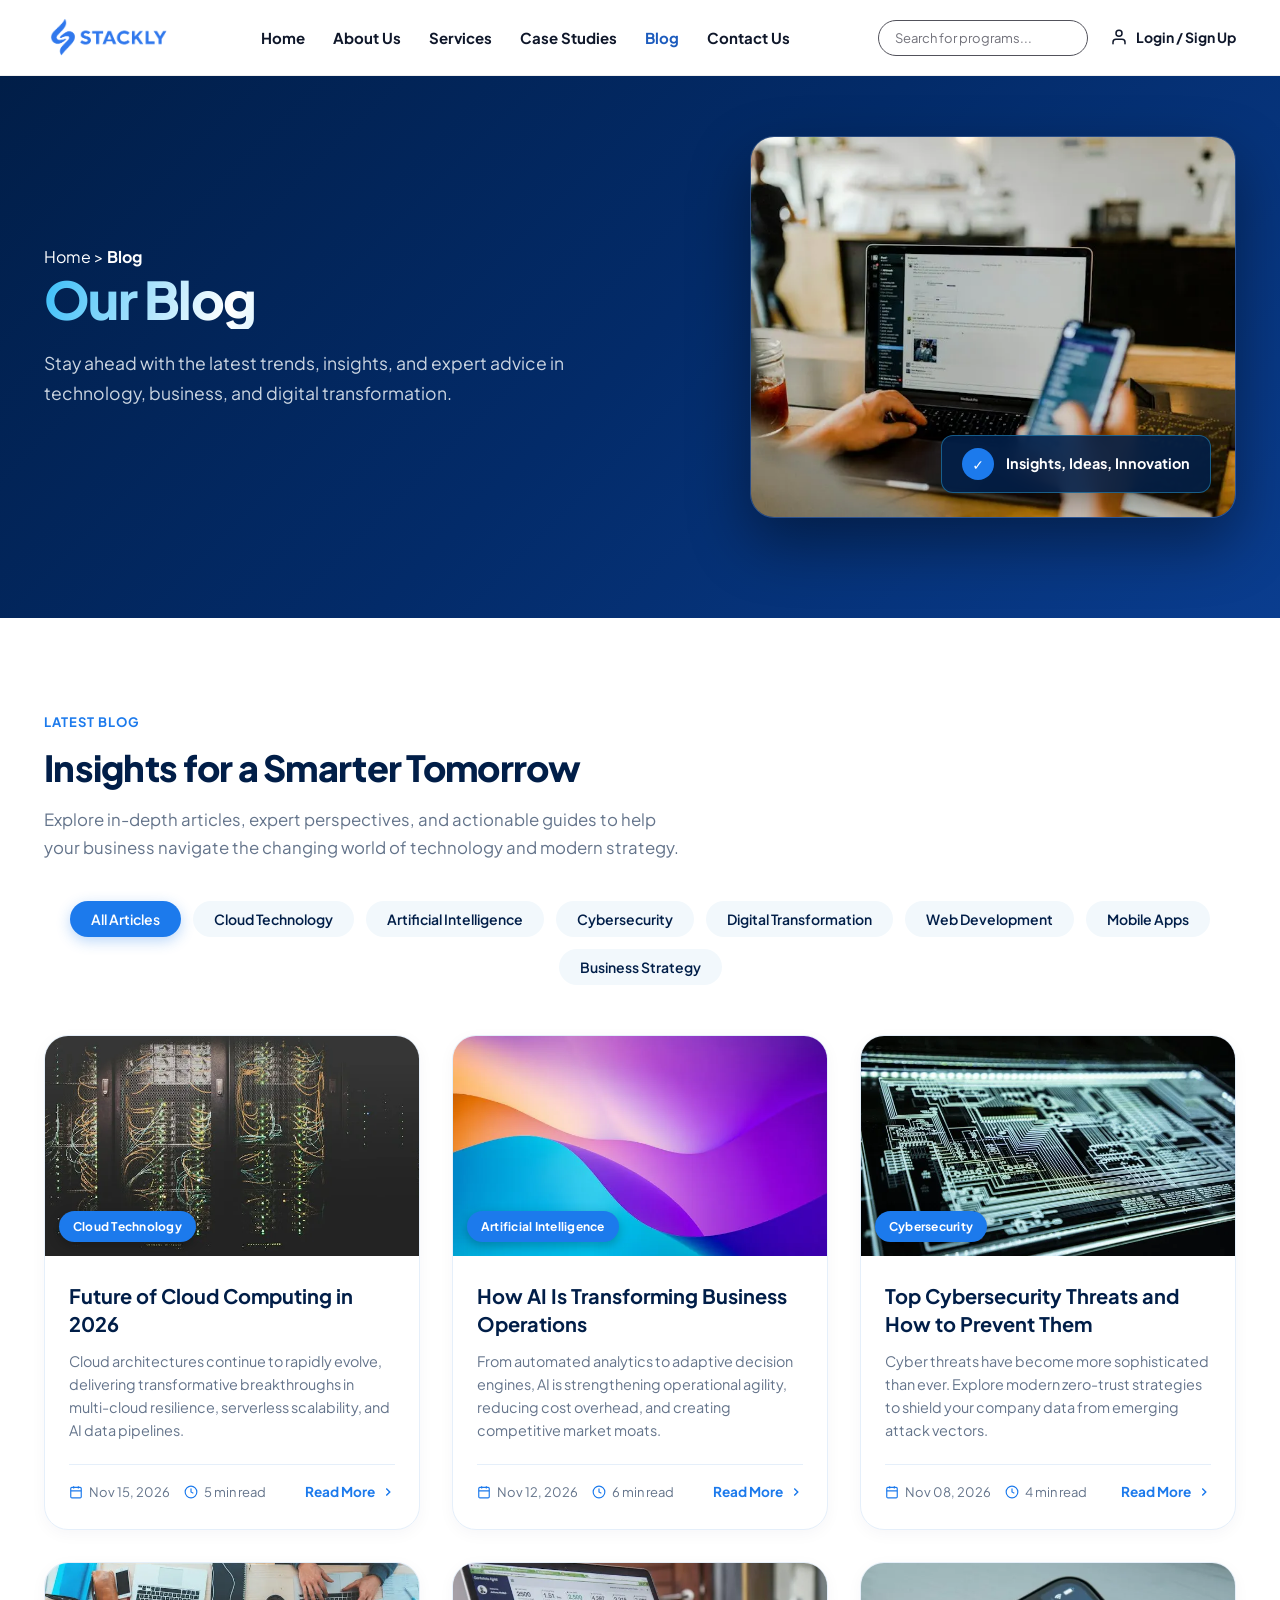
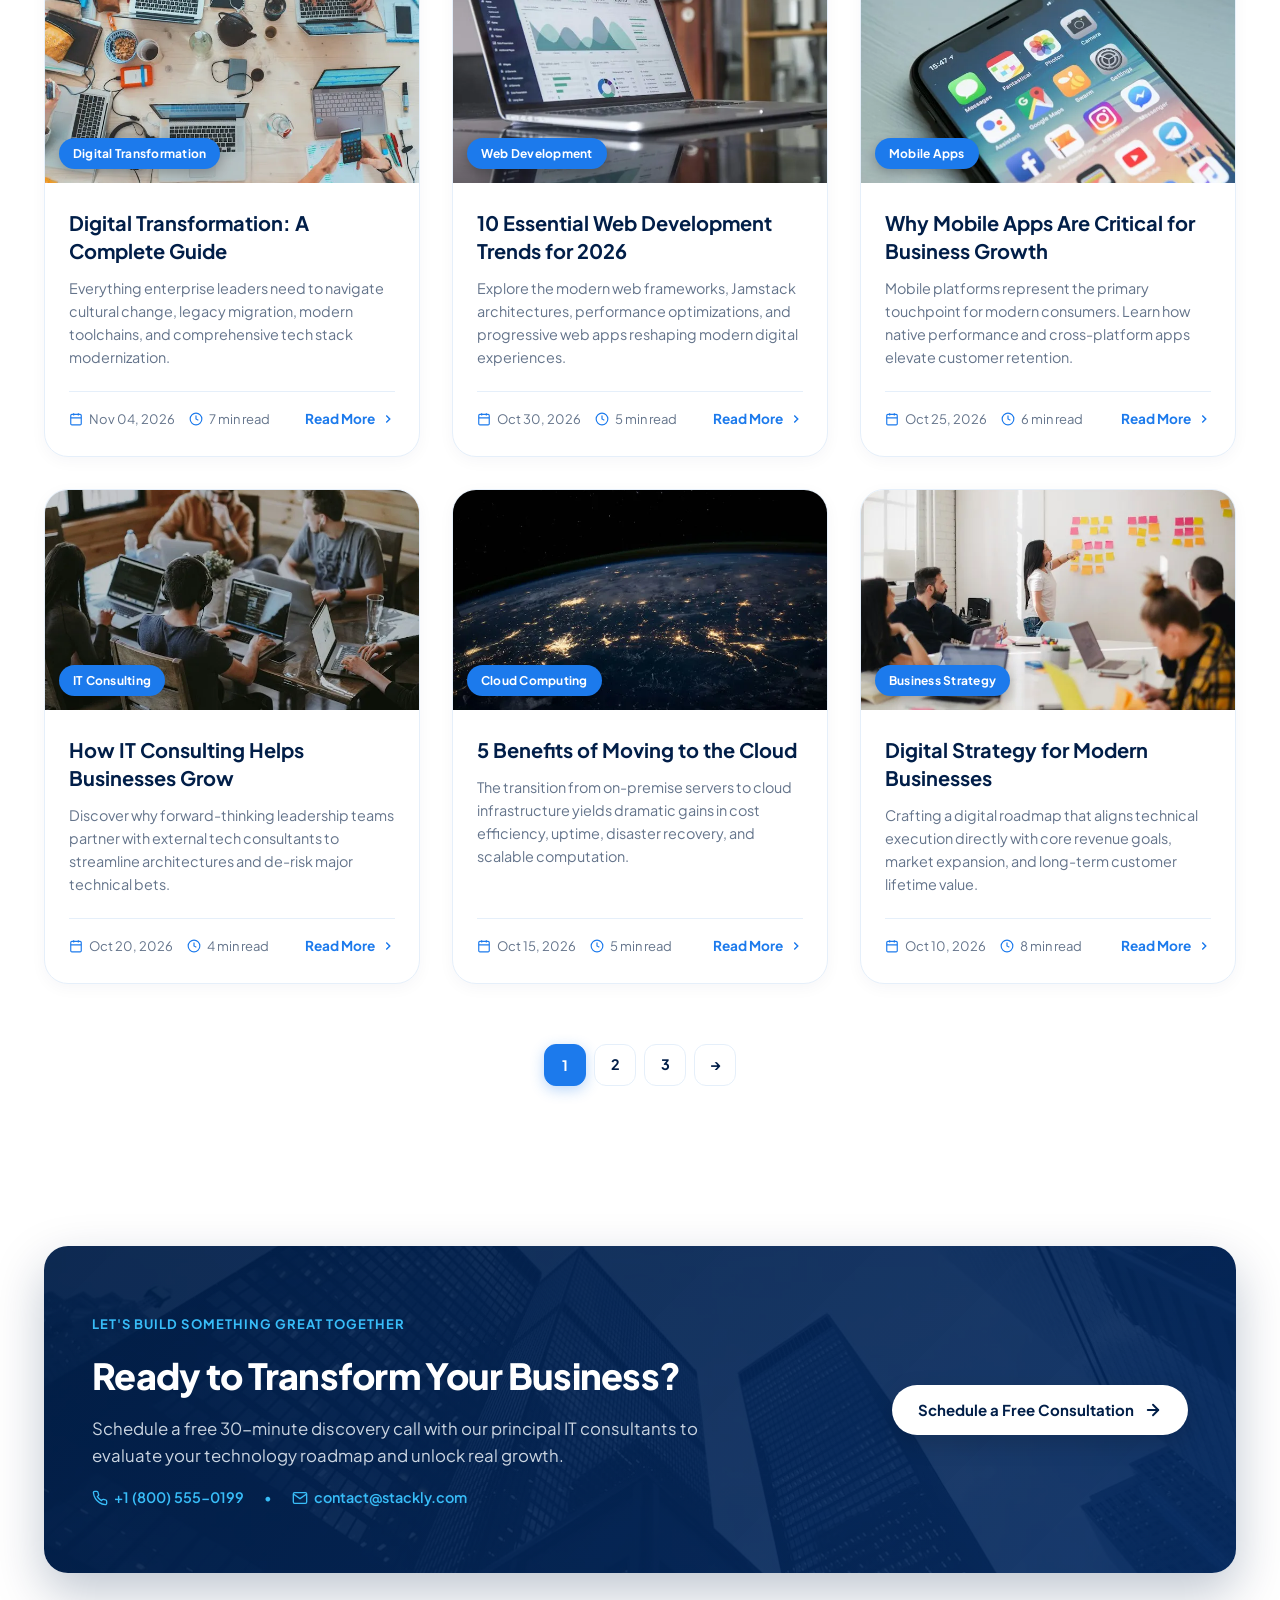
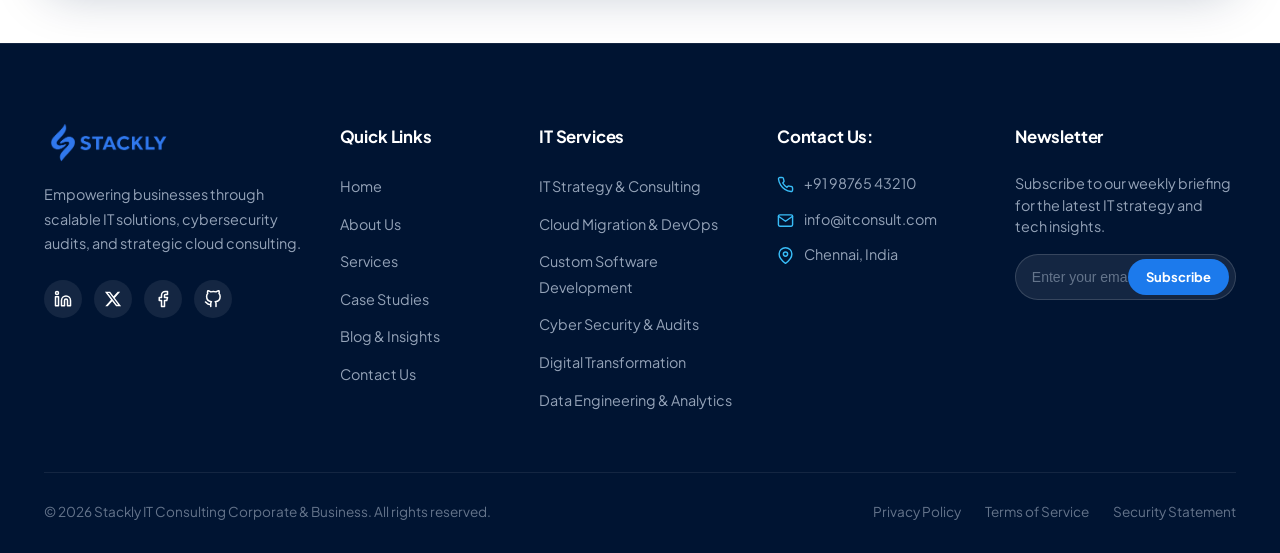
<file: blog.html>
<!DOCTYPE html>
<html lang="en">
<head>
  <meta charset="UTF-8">
  <meta name="viewport" content="width=device-width, initial-scale=1.0">
  <title>Our Blog &amp; Insights | Stackly IT Consulting Corporate &amp; Business</title>
  <meta name="description" content="Stay ahead with the latest trends, insights, and expert advice in technology, cloud computing, cybersecurity, and digital transformation from Stackly.">

  <!-- Google Fonts: Plus Jakarta Sans -->
  <link rel="preconnect" href="https://fonts.googleapis.com">
  <link rel="preconnect" href="https://fonts.gstatic.com" crossorigin>
  <link href="https://fonts.googleapis.com/css2?family=Plus+Jakarta+Sans:wght@300;400;500;600;700;800&display=swap" rel="stylesheet">

  <!-- CSS Stylesheets -->
  <link rel="stylesheet" href="css/index.css">
  <link rel="stylesheet" href="css/blog.css">
  <link rel="stylesheet" href="css/animation.css">
  <link rel="stylesheet" href="css/responsive.css">
</head>
<body>

  <!-- ==========================================================================
       SITE HEADER / NAVIGATION
       ========================================================================== -->
  <header class="site-header">
    <div class="container navbar-container">
      <!-- Brand Logo -->
      <a href="index.html" class="brand-logo" aria-label="STACKLY Home">
        <img src="assets/images/logo.webp" alt="STACKLY" class="site-logo-img">
      </a>

      <!-- Navigation Menu -->
      <nav class="nav-menu" id="primaryNav">
        <a href="index.html" class="nav-link">Home</a>
        <a href="about.html" class="nav-link">About Us</a>
        <a href="services.html" class="nav-link">Services</a>
        <a href="casestudies.html" class="nav-link">Case Studies</a>
        <a href="blog.html" class="nav-link active">Blog</a>
        <a href="contact.html" class="nav-link">Contact Us</a>

        <!-- Mobile-only actions inside drawer -->
        <div class="mobile-nav-actions">
          <div class="nav-search-wrap">
            <input type="text" class="nav-search-input" placeholder="Search for programs..." aria-label="Search">
          </div>
          <a href="login.html" class="nav-user-auth">
            <svg viewBox="0 0 24 24" class="user-icon-svg" fill="none" stroke="currentColor" stroke-width="2" stroke-linecap="round" stroke-linejoin="round">
              <path d="M20 21v-2a4 4 0 0 0-4-4H8a4 4 0 0 0-4 4v2"></path>
              <circle cx="12" cy="7" r="4"></circle>
            </svg>
            <span>Login / Sign Up</span>
          </a>
        </div>
      </nav>

      <!-- Desktop Navigation Actions -->
      <div class="nav-actions">
        <div class="nav-search-wrap desktop-only">
          <input type="text" class="nav-search-input" placeholder="Search for programs..." aria-label="Search">
        </div>
        <a href="login.html" class="nav-user-auth desktop-only">
          <svg viewBox="0 0 24 24" class="user-icon-svg" fill="none" stroke="currentColor" stroke-width="2" stroke-linecap="round" stroke-linejoin="round">
            <path d="M20 21v-2a4 4 0 0 0-4-4H8a4 4 0 0 0-4 4v2"></path>
            <circle cx="12" cy="7" r="4"></circle>
          </svg>
          <span>Login / Sign Up</span>
        </a>
        <button class="mobile-toggle" aria-label="Toggle navigation" aria-expanded="false">
          <span></span>
          <span></span>
          <span></span>
        </button>
      </div>
    </div>
  </header>

  <main>
    <!-- ==========================================================================
         BLOG HERO SECTION
         ========================================================================== -->
    <section class="blog-hero-section">
      <div class="container">
        <div class="blog-hero-grid">
          <!-- Left Content -->
          <div class="blog-hero-content reveal">
            <div class="breadcrumb-trail">
              <a href="index.html">Home</a>
              <span>&gt;</span>
              <strong>Blog</strong>
            </div>
            <h1 class="blog-hero-title macbook-text-shimmer-light">Our Blog</h1>
            <p class="blog-hero-desc">
              Stay ahead with the latest trends, insights, and expert advice in technology, business, and digital transformation.
            </p>
          </div>

          <!-- Right Visual -->
          <div class="blog-hero-visual reveal delay-200">
            <div class="blog-hero-frame">
              <img src="assets/images/blog-hero.webp" alt="Technology Insights and Innovation" width="600" height="380" loading="eager">
              <div class="blog-hero-badge animate-float">
                <div class="float-badge-icon">✓</div>
                <strong>Insights, Ideas, Innovation</strong>
              </div>
            </div>
          </div>
        </div>
      </div>
    </section>

    <!-- ==========================================================================
         MAIN BLOG FEED SECTION (9 ARTICLES GRID)
         ========================================================================== -->
    <section class="blog-feed-section" id="blog-articles">
      <div class="container">
        <div class="section-badge reveal">LATEST BLOG</div>
        <h2 class="section-title reveal">Insights for a Smarter Tomorrow</h2>
        <p class="section-subtitle reveal" style="margin-bottom: 40px;">
          Explore in-depth articles, expert perspectives, and actionable guides to help your business navigate the changing world of technology and modern strategy.
        </p>

        <!-- Category Filter Tabs -->
        <div class="blog-category-filter reveal">
          <button class="blog-filter-btn active" data-filter="all">All Articles</button>
          <button class="blog-filter-btn" data-filter="cloud">Cloud Technology</button>
          <button class="blog-filter-btn" data-filter="ai">Artificial Intelligence</button>
          <button class="blog-filter-btn" data-filter="security">Cybersecurity</button>
          <button class="blog-filter-btn" data-filter="digital">Digital Transformation</button>
          <button class="blog-filter-btn" data-filter="web">Web Development</button>
          <button class="blog-filter-btn" data-filter="mobile">Mobile Apps</button>
          <button class="blog-filter-btn" data-filter="strategy">Business Strategy</button>
        </div>

        <!-- 9 Articles Grid -->
        <div class="blog-cards-grid">
          <!-- Article 1 -->
          <article class="blog-article-card reveal delay-100" data-category="cloud">
            <div class="blog-thumb-wrap">
              <img src="assets/images/blog-cloud-computing.webp" alt="Future of Cloud Computing in 2026" width="400" height="220" loading="lazy">
              <span class="blog-pill-badge">Cloud Technology</span>
            </div>
            <div class="blog-card-body">
              <h3 class="blog-post-title">Future of Cloud Computing in 2026</h3>
              <p class="blog-post-desc">
                Cloud architectures continue to rapidly evolve, delivering transformative breakthroughs in multi-cloud resilience, serverless scalability, and AI data pipelines.
              </p>
              <div class="blog-meta-footer">
                <div class="blog-meta-left">
                  <span class="meta-item">
                    <svg viewBox="0 0 24 24" fill="none" stroke="currentColor" stroke-width="2"><rect x="3" y="4" width="18" height="18" rx="2" ry="2"></rect><line x1="16" y1="2" x2="16" y2="6"></line><line x1="8" y1="2" x2="8" y2="6"></line><line x1="3" y1="10" x2="21" y2="10"></line></svg>
                    Nov 15, 2026
                  </span>
                  <span class="meta-item">
                    <svg viewBox="0 0 24 24" fill="none" stroke="currentColor" stroke-width="2"><circle cx="12" cy="12" r="10"></circle><polyline points="12 6 12 12 16 14"></polyline></svg>
                    5 min read
                  </span>
                </div>
                <a href="404.html" class="blog-read-btn">
                  Read More
                  <svg viewBox="0 0 24 24" fill="none" stroke="currentColor" stroke-width="2.5"><polyline points="9 18 15 12 9 6"></polyline></svg>
                </a>
              </div>
            </div>
          </article>

          <!-- Article 2 -->
          <article class="blog-article-card reveal delay-200" data-category="ai">
            <div class="blog-thumb-wrap">
              <img src="assets/images/blog-ai-business.webp" alt="How AI Is Transforming Business Operations" width="400" height="220" loading="lazy">
              <span class="blog-pill-badge">Artificial Intelligence</span>
            </div>
            <div class="blog-card-body">
              <h3 class="blog-post-title">How AI Is Transforming Business Operations</h3>
              <p class="blog-post-desc">
                From automated analytics to adaptive decision engines, AI is strengthening operational agility, reducing cost overhead, and creating competitive market moats.
              </p>
              <div class="blog-meta-footer">
                <div class="blog-meta-left">
                  <span class="meta-item">
                    <svg viewBox="0 0 24 24" fill="none" stroke="currentColor" stroke-width="2"><rect x="3" y="4" width="18" height="18" rx="2" ry="2"></rect><line x1="16" y1="2" x2="16" y2="6"></line><line x1="8" y1="2" x2="8" y2="6"></line><line x1="3" y1="10" x2="21" y2="10"></line></svg>
                    Nov 12, 2026
                  </span>
                  <span class="meta-item">
                    <svg viewBox="0 0 24 24" fill="none" stroke="currentColor" stroke-width="2"><circle cx="12" cy="12" r="10"></circle><polyline points="12 6 12 12 16 14"></polyline></svg>
                    6 min read
                  </span>
                </div>
                <a href="404.html" class="blog-read-btn">
                  Read More
                  <svg viewBox="0 0 24 24" fill="none" stroke="currentColor" stroke-width="2.5"><polyline points="9 18 15 12 9 6"></polyline></svg>
                </a>
              </div>
            </div>
          </article>

          <!-- Article 3 -->
          <article class="blog-article-card reveal delay-300" data-category="security">
            <div class="blog-thumb-wrap">
              <img src="assets/images/blog-cyber-threats.webp" alt="Top Cybersecurity Threats and How to Prevent Them" width="400" height="220" loading="lazy">
              <span class="blog-pill-badge">Cybersecurity</span>
            </div>
            <div class="blog-card-body">
              <h3 class="blog-post-title">Top Cybersecurity Threats and How to Prevent Them</h3>
              <p class="blog-post-desc">
                Cyber threats have become more sophisticated than ever. Explore modern zero-trust strategies to shield your company data from emerging attack vectors.
              </p>
              <div class="blog-meta-footer">
                <div class="blog-meta-left">
                  <span class="meta-item">
                    <svg viewBox="0 0 24 24" fill="none" stroke="currentColor" stroke-width="2"><rect x="3" y="4" width="18" height="18" rx="2" ry="2"></rect><line x1="16" y1="2" x2="16" y2="6"></line><line x1="8" y1="2" x2="8" y2="6"></line><line x1="3" y1="10" x2="21" y2="10"></line></svg>
                    Nov 08, 2026
                  </span>
                  <span class="meta-item">
                    <svg viewBox="0 0 24 24" fill="none" stroke="currentColor" stroke-width="2"><circle cx="12" cy="12" r="10"></circle><polyline points="12 6 12 12 16 14"></polyline></svg>
                    4 min read
                  </span>
                </div>
                <a href="404.html" class="blog-read-btn">
                  Read More
                  <svg viewBox="0 0 24 24" fill="none" stroke="currentColor" stroke-width="2.5"><polyline points="9 18 15 12 9 6"></polyline></svg>
                </a>
              </div>
            </div>
          </article>

          <!-- Article 4 -->
          <article class="blog-article-card reveal delay-100" data-category="digital">
            <div class="blog-thumb-wrap">
              <img src="assets/images/blog-digital-transform.webp" alt="Digital Transformation: A Complete Guide" width="400" height="220" loading="lazy">
              <span class="blog-pill-badge">Digital Transformation</span>
            </div>
            <div class="blog-card-body">
              <h3 class="blog-post-title">Digital Transformation: A Complete Guide</h3>
              <p class="blog-post-desc">
                Everything enterprise leaders need to navigate cultural change, legacy migration, modern toolchains, and comprehensive tech stack modernization.
              </p>
              <div class="blog-meta-footer">
                <div class="blog-meta-left">
                  <span class="meta-item">
                    <svg viewBox="0 0 24 24" fill="none" stroke="currentColor" stroke-width="2"><rect x="3" y="4" width="18" height="18" rx="2" ry="2"></rect><line x1="16" y1="2" x2="16" y2="6"></line><line x1="8" y1="2" x2="8" y2="6"></line><line x1="3" y1="10" x2="21" y2="10"></line></svg>
                    Nov 04, 2026
                  </span>
                  <span class="meta-item">
                    <svg viewBox="0 0 24 24" fill="none" stroke="currentColor" stroke-width="2"><circle cx="12" cy="12" r="10"></circle><polyline points="12 6 12 12 16 14"></polyline></svg>
                    7 min read
                  </span>
                </div>
                <a href="404.html" class="blog-read-btn">
                  Read More
                  <svg viewBox="0 0 24 24" fill="none" stroke="currentColor" stroke-width="2.5"><polyline points="9 18 15 12 9 6"></polyline></svg>
                </a>
              </div>
            </div>
          </article>

          <!-- Article 5 -->
          <article class="blog-article-card reveal delay-200" data-category="web">
            <div class="blog-thumb-wrap">
              <img src="assets/images/blog-web-trends.webp" alt="10 Essential Web Development Trends for 2026" width="400" height="220" loading="lazy">
              <span class="blog-pill-badge">Web Development</span>
            </div>
            <div class="blog-card-body">
              <h3 class="blog-post-title">10 Essential Web Development Trends for 2026</h3>
              <p class="blog-post-desc">
                Explore the modern web frameworks, Jamstack architectures, performance optimizations, and progressive web apps reshaping modern digital experiences.
              </p>
              <div class="blog-meta-footer">
                <div class="blog-meta-left">
                  <span class="meta-item">
                    <svg viewBox="0 0 24 24" fill="none" stroke="currentColor" stroke-width="2"><rect x="3" y="4" width="18" height="18" rx="2" ry="2"></rect><line x1="16" y1="2" x2="16" y2="6"></line><line x1="8" y1="2" x2="8" y2="6"></line><line x1="3" y1="10" x2="21" y2="10"></line></svg>
                    Oct 30, 2026
                  </span>
                  <span class="meta-item">
                    <svg viewBox="0 0 24 24" fill="none" stroke="currentColor" stroke-width="2"><circle cx="12" cy="12" r="10"></circle><polyline points="12 6 12 12 16 14"></polyline></svg>
                    5 min read
                  </span>
                </div>
                <a href="404.html" class="blog-read-btn">
                  Read More
                  <svg viewBox="0 0 24 24" fill="none" stroke="currentColor" stroke-width="2.5"><polyline points="9 18 15 12 9 6"></polyline></svg>
                </a>
              </div>
            </div>
          </article>

          <!-- Article 6 -->
          <article class="blog-article-card reveal delay-300" data-category="mobile">
            <div class="blog-thumb-wrap">
              <img src="assets/images/blog-mobile-apps.webp" alt="Why Mobile Apps Are Critical for Business Growth" width="400" height="220" loading="lazy">
              <span class="blog-pill-badge">Mobile Apps</span>
            </div>
            <div class="blog-card-body">
              <h3 class="blog-post-title">Why Mobile Apps Are Critical for Business Growth</h3>
              <p class="blog-post-desc">
                Mobile platforms represent the primary touchpoint for modern consumers. Learn how native performance and cross-platform apps elevate customer retention.
              </p>
              <div class="blog-meta-footer">
                <div class="blog-meta-left">
                  <span class="meta-item">
                    <svg viewBox="0 0 24 24" fill="none" stroke="currentColor" stroke-width="2"><rect x="3" y="4" width="18" height="18" rx="2" ry="2"></rect><line x1="16" y1="2" x2="16" y2="6"></line><line x1="8" y1="2" x2="8" y2="6"></line><line x1="3" y1="10" x2="21" y2="10"></line></svg>
                    Oct 25, 2026
                  </span>
                  <span class="meta-item">
                    <svg viewBox="0 0 24 24" fill="none" stroke="currentColor" stroke-width="2"><circle cx="12" cy="12" r="10"></circle><polyline points="12 6 12 12 16 14"></polyline></svg>
                    6 min read
                  </span>
                </div>
                <a href="404.html" class="blog-read-btn">
                  Read More
                  <svg viewBox="0 0 24 24" fill="none" stroke="currentColor" stroke-width="2.5"><polyline points="9 18 15 12 9 6"></polyline></svg>
                </a>
              </div>
            </div>
          </article>

          <!-- Article 7 -->
          <article class="blog-article-card reveal delay-100" data-category="strategy">
            <div class="blog-thumb-wrap">
              <img src="assets/images/blog-it-consulting.webp" alt="How IT Consulting Helps Businesses Grow" width="400" height="220" loading="lazy">
              <span class="blog-pill-badge">IT Consulting</span>
            </div>
            <div class="blog-card-body">
              <h3 class="blog-post-title">How IT Consulting Helps Businesses Grow</h3>
              <p class="blog-post-desc">
                Discover why forward-thinking leadership teams partner with external tech consultants to streamline architectures and de-risk major technical bets.
              </p>
              <div class="blog-meta-footer">
                <div class="blog-meta-left">
                  <span class="meta-item">
                    <svg viewBox="0 0 24 24" fill="none" stroke="currentColor" stroke-width="2"><rect x="3" y="4" width="18" height="18" rx="2" ry="2"></rect><line x1="16" y1="2" x2="16" y2="6"></line><line x1="8" y1="2" x2="8" y2="6"></line><line x1="3" y1="10" x2="21" y2="10"></line></svg>
                    Oct 20, 2026
                  </span>
                  <span class="meta-item">
                    <svg viewBox="0 0 24 24" fill="none" stroke="currentColor" stroke-width="2"><circle cx="12" cy="12" r="10"></circle><polyline points="12 6 12 12 16 14"></polyline></svg>
                    4 min read
                  </span>
                </div>
                <a href="404.html" class="blog-read-btn">
                  Read More
                  <svg viewBox="0 0 24 24" fill="none" stroke="currentColor" stroke-width="2.5"><polyline points="9 18 15 12 9 6"></polyline></svg>
                </a>
              </div>
            </div>
          </article>

          <!-- Article 8 -->
          <article class="blog-article-card reveal delay-200" data-category="cloud">
            <div class="blog-thumb-wrap">
              <img src="assets/images/blog-cloud-benefits.webp" alt="5 Benefits of Moving to the Cloud" width="400" height="220" loading="lazy">
              <span class="blog-pill-badge">Cloud Computing</span>
            </div>
            <div class="blog-card-body">
              <h3 class="blog-post-title">5 Benefits of Moving to the Cloud</h3>
              <p class="blog-post-desc">
                The transition from on-premise servers to cloud infrastructure yields dramatic gains in cost efficiency, uptime, disaster recovery, and scalable computation.
              </p>
              <div class="blog-meta-footer">
                <div class="blog-meta-left">
                  <span class="meta-item">
                    <svg viewBox="0 0 24 24" fill="none" stroke="currentColor" stroke-width="2"><rect x="3" y="4" width="18" height="18" rx="2" ry="2"></rect><line x1="16" y1="2" x2="16" y2="6"></line><line x1="8" y1="2" x2="8" y2="6"></line><line x1="3" y1="10" x2="21" y2="10"></line></svg>
                    Oct 15, 2026
                  </span>
                  <span class="meta-item">
                    <svg viewBox="0 0 24 24" fill="none" stroke="currentColor" stroke-width="2"><circle cx="12" cy="12" r="10"></circle><polyline points="12 6 12 12 16 14"></polyline></svg>
                    5 min read
                  </span>
                </div>
                <a href="404.html" class="blog-read-btn">
                  Read More
                  <svg viewBox="0 0 24 24" fill="none" stroke="currentColor" stroke-width="2.5"><polyline points="9 18 15 12 9 6"></polyline></svg>
                </a>
              </div>
            </div>
          </article>

          <!-- Article 9 -->
          <article class="blog-article-card reveal delay-300" data-category="strategy">
            <div class="blog-thumb-wrap">
              <img src="assets/images/blog-digital-strategy.webp" alt="Digital Strategy for Modern Businesses" width="400" height="220" loading="lazy">
              <span class="blog-pill-badge">Business Strategy</span>
            </div>
            <div class="blog-card-body">
              <h3 class="blog-post-title">Digital Strategy for Modern Businesses</h3>
              <p class="blog-post-desc">
                Crafting a digital roadmap that aligns technical execution directly with core revenue goals, market expansion, and long-term customer lifetime value.
              </p>
              <div class="blog-meta-footer">
                <div class="blog-meta-left">
                  <span class="meta-item">
                    <svg viewBox="0 0 24 24" fill="none" stroke="currentColor" stroke-width="2"><rect x="3" y="4" width="18" height="18" rx="2" ry="2"></rect><line x1="16" y1="2" x2="16" y2="6"></line><line x1="8" y1="2" x2="8" y2="6"></line><line x1="3" y1="10" x2="21" y2="10"></line></svg>
                    Oct 10, 2026
                  </span>
                  <span class="meta-item">
                    <svg viewBox="0 0 24 24" fill="none" stroke="currentColor" stroke-width="2"><circle cx="12" cy="12" r="10"></circle><polyline points="12 6 12 12 16 14"></polyline></svg>
                    8 min read
                  </span>
                </div>
                <a href="404.html" class="blog-read-btn">
                  Read More
                  <svg viewBox="0 0 24 24" fill="none" stroke="currentColor" stroke-width="2.5"><polyline points="9 18 15 12 9 6"></polyline></svg>
                </a>
              </div>
            </div>
          </article>
        </div>

        <!-- Pagination Controls -->
        <div class="blog-pagination reveal">
          <button class="page-num active">1</button>
          <a href="404.html" class="page-num">2</a>
          <a href="404.html" class="page-num">3</a>
          <a href="404.html" class="page-num" aria-label="Next Page">&rarr;</a>
        </div>
      </div>
    </section>

    <!-- ==========================================================================
         CALL TO ACTION BANNER (READY TO TRANSFORM YOUR BUSINESS?)
         ========================================================================== -->
    <section class="cta-banner-section">
      <div class="container">
        <div class="cta-banner-box reveal">
          <div class="cta-text-content">
            <div class="section-badge on-dark">LET'S BUILD SOMETHING GREAT TOGETHER</div>
            <h2 class="cta-title">Ready to Transform Your Business?</h2>
            <p class="cta-desc">
              Schedule a free 30-minute discovery call with our principal IT consultants to evaluate your technology roadmap and unlock real growth.
            </p>
            <div class="blog-cta-contact-info">
              <a href="tel:+18005550199">
                <svg viewBox="0 0 24 24" fill="none" stroke="currentColor" stroke-width="2"><path d="M22 16.92v3a2 2 0 0 1-2.18 2 19.79 19.79 0 0 1-8.63-3.07 19.5 19.5 0 0 1-6-6 19.79 19.79 0 0 1-3.07-8.67A2 2 0 0 1 4.11 2h3a2 2 0 0 1 2 1.72 12.84 12.84 0 0 0 .7 2.81 2 2 0 0 1-.45 2.11L8.09 9.91a16 16 0 0 0 6 6l1.27-1.27a2 2 0 0 1 2.11-.45 12.84 12.84 0 0 0 2.81.7A2 2 0 0 1 22 16.92z"/></svg>
                <span>+1 (800) 555-0199</span>
              </a>
              <span>&bull;</span>
              <a href="mailto:contact@stackly.com">
                <svg viewBox="0 0 24 24" fill="none" stroke="currentColor" stroke-width="2"><path d="M4 4h16c1.1 0 2 .9 2 2v12c0 1.1-.9 2-2 2H4c-1.1 0-2-.9-2-2V6c0-1.1.9-2 2-2z"></path><polyline points="22,6 12,13 2,6"></polyline></svg>
                <span>contact@stackly.com</span>
              </a>
            </div>
          </div>
          <div class="cta-action-wrap">
            <a href="404.html" class="btn btn-white">
              Schedule a Free Consultation
              <svg width="18" height="18" viewBox="0 0 24 24" fill="none" stroke="currentColor" stroke-width="2.5" stroke-linecap="round" stroke-linejoin="round">
                <line x1="5" y1="12" x2="19" y2="12"></line>
                <polyline points="12 5 19 12 12 19"></polyline>
              </svg>
            </a>
          </div>
        </div>
      </div>
    </section>
  </main>

  <!-- ==========================================================================
       SITE FOOTER
       ========================================================================== -->
  <footer class="site-footer">
    <div class="container">
      <div class="footer-top-grid">
        <!-- Brand Info -->
        <div class="footer-brand-col">
          <a href="index.html" class="brand-logo" aria-label="STACKLY Home">
            <img src="assets/images/logo.webp" alt="STACKLY" class="site-logo-img">
          </a>
          <p class="footer-desc">
            Empowering businesses through scalable IT solutions, cybersecurity audits, and strategic cloud consulting.
          </p>
          <div class="social-links">
            <a href="404.html" class="social-btn" aria-label="LinkedIn">
              <svg viewBox="0 0 24 24" fill="none" stroke="currentColor" stroke-width="2" stroke-linecap="round" stroke-linejoin="round">
                <path d="M16 8a6 6 0 0 1 6 6v7h-4v-7a2 2 0 0 0-2-2 2 2 0 0 0-2 2v7h-4v-7a6 6 0 0 1 6-6z"></path>
                <rect x="2" y="9" width="4" height="12"></rect>
                <circle cx="4" cy="4" r="2"></circle>
              </svg>
            </a>
            <a href="404.html" class="social-btn" aria-label="X (formerly Twitter)">
              <svg viewBox="0 0 24 24" fill="currentColor">
                <path d="M18.244 2.25h3.308l-7.227 8.26 8.502 11.24H16.17l-5.214-6.817L4.99 21.75H1.68l7.73-8.835L1.254 2.25H8.08l4.713 6.231zm-1.161 17.52h1.833L7.084 4.126H5.117z"></path>
              </svg>
            </a>
            <a href="404.html" class="social-btn" aria-label="Facebook">
              <svg viewBox="0 0 24 24" fill="none" stroke="currentColor" stroke-width="2" stroke-linecap="round" stroke-linejoin="round">
                <path d="M18 2h-3a5 5 0 0 0-5 5v3H7v4h3v8h4v-8h3l1-4h-4V7a1 1 0 0 1 1-1h3z"></path>
              </svg>
            </a>
            <a href="404.html" class="social-btn" aria-label="GitHub">
              <svg viewBox="0 0 24 24" fill="none" stroke="currentColor" stroke-width="2" stroke-linecap="round" stroke-linejoin="round">
                <path d="M9 19c-5 1.5-5-2.5-7-3m14 6v-3.87a3.37 3.37 0 0 0-.94-2.61c3.14-.35 6.44-1.54 6.44-7A5.44 5.44 0 0 0 20 4.77 5.07 5.07 0 0 0 19.91 1S18.73.65 16 2.48a13.38 13.38 0 0 0-7 0C6.27.65 5.09 1 5.09 1A5.07 5.07 0 0 0 5 4.77a5.44 5.44 0 0 0-1.5 3.78c0 5.42 3.3 6.61 6.44 7A3.37 3.37 0 0 0 9 18.13V22"></path>
              </svg>
            </a>
          </div>
        </div>

        <!-- Quick Links -->
        <div>
          <h4 class="footer-col-title">Quick Links</h4>
          <ul class="footer-nav-list">
            <li><a href="index.html">Home</a></li>
            <li><a href="about.html">About Us</a></li>
            <li><a href="services.html">Services</a></li>
            <li><a href="casestudies.html">Case Studies</a></li>
            <li><a href="blog.html">Blog &amp; Insights</a></li>
            <li><a href="contact.html">Contact Us</a></li>
          </ul>
        </div>

        <!-- Services -->
        <div>
          <h4 class="footer-col-title">IT Services</h4>
          <ul class="footer-nav-list">
            <li><a href="services.html">IT Strategy &amp; Consulting</a></li>
            <li><a href="services.html">Cloud Migration &amp; DevOps</a></li>
            <li><a href="services.html">Custom Software Development</a></li>
            <li><a href="services.html">Cyber Security &amp; Audits</a></li>
            <li><a href="services.html">Digital Transformation</a></li>
            <li><a href="services.html">Data Engineering &amp; Analytics</a></li>
          </ul>
        </div>

        <!-- Contact Us -->
        <div>
          <h4 class="footer-col-title">Contact Us:</h4>
          <ul class="footer-contact-list">
            <li>
              <svg viewBox="0 0 24 24" fill="none" stroke="currentColor" stroke-width="2" stroke-linecap="round" stroke-linejoin="round">
                <path d="M22 16.92v3a2 2 0 0 1-2.18 2 19.79 19.79 0 0 1-8.63-3.07 19.5 19.5 0 0 1-6-6 19.79 19.79 0 0 1-3.07-8.67A2 2 0 0 1 4.11 2h3a2 2 0 0 1 2 1.72 12.84 12.84 0 0 0 .7 2.81 2 2 0 0 1-.45 2.11L8.09 9.91a16 16 0 0 0 6 6l1.27-1.27a2 2 0 0 1 2.11-.45 12.84 12.84 0 0 0 2.81.7A2 2 0 0 1 22 16.92z"></path>
              </svg>
              <a href="tel:+919876543210">+91 98765 43210</a>
            </li>
            <li>
              <svg viewBox="0 0 24 24" fill="none" stroke="currentColor" stroke-width="2" stroke-linecap="round" stroke-linejoin="round">
                <path d="M4 4h16c1.1 0 2 .9 2 2v12c0 1.1-.9 2-2 2H4c-1.1 0-2-.9-2-2V6c0-1.1.9-2 2-2z"></path>
                <polyline points="22,6 12,13 2,6"></polyline>
              </svg>
              <a href="mailto:info@itconsult.com">info@itconsult.com</a>
            </li>
            <li>
              <svg viewBox="0 0 24 24" fill="none" stroke="currentColor" stroke-width="2" stroke-linecap="round" stroke-linejoin="round">
                <path d="M21 10c0 7-9 13-9 13s-9-6-9-13a9 9 0 0 1 18 0z"></path>
                <circle cx="12" cy="10" r="3"></circle>
              </svg>
              <span>Chennai, India</span>
            </li>
          </ul>
        </div>

        <!-- Contact & Newsletter -->
        <div>
          <h4 class="footer-col-title">Newsletter</h4>
          <p class="footer-newsletter-text">
            Subscribe to our weekly briefing for the latest IT strategy and tech insights.
          </p>
          <form class="newsletter-form" action="404.html" method="get">
            <input type="email" placeholder="Enter your email" aria-label="Email for newsletter">
            <button type="button" onclick="window.location.href='404.html'" data-action="404">Subscribe</button>
          </form>
        </div>
      </div>

      <!-- Footer Bottom -->
      <div class="footer-bottom-bar">
        <div>
          © 2026 Stackly IT Consulting Corporate &amp; Business. All rights reserved.
        </div>
        <div class="footer-legal-links">
          <a href="404.html">Privacy Policy</a>
          <a href="404.html">Terms of Service</a>
          <a href="404.html">Security Statement</a>
        </div>
      </div>
    </div>
  </footer>

  <!-- ==========================================================================
       CONSULTATION MODAL
       ========================================================================== -->
  <div class="modal-overlay" id="consultationModal" role="dialog" aria-modal="true" aria-labelledby="modalTitle">
    <div class="modal-card">
      <button class="modal-close-btn" aria-label="Close modal">&times;</button>
      <div class="modal-header">
        <h3 class="modal-title" id="modalTitle">Schedule Free Consultation</h3>
        <p class="modal-subtitle">Meet 1-on-1 with an enterprise IT architect. Zero obligation.</p>
      </div>
      <form class="modal-form" id="consultationForm">
        <div class="form-group">
          <label for="consultName">Your Name</label>
          <input type="text" id="consultName" class="form-control" placeholder="e.g. Michael Vance" required>
        </div>
        <div class="form-group">
          <label for="consultEmail">Business Email</label>
          <input type="email" id="consultEmail" class="form-control" placeholder="m.vance@company.com" required>
        </div>
        <div class="form-group">
          <label for="consultService">Primary Area of Interest</label>
          <select id="consultService" class="form-control">
            <option value="cloud">Cloud Migration &amp; Multi-Cloud Architecture</option>
            <option value="strategy">IT Strategy &amp; Enterprise Advisory</option>
            <option value="software">Custom Software &amp; API Modernization</option>
            <option value="security">Cybersecurity &amp; Compliance Audit</option>
            <option value="transformation">Digital Transformation &amp; Automation</option>
          </select>
        </div>
        <button type="submit" class="btn btn-primary" style="width: 100%; margin-top: 8px;">Confirm Consultation Request</button>
      </form>
    </div>
  </div>

  <!-- Back to Top Button -->
  <button class="back-to-top" aria-label="Back to top">
    <svg viewBox="0 0 24 24" fill="none" stroke="currentColor" stroke-width="2.5" stroke-linecap="round" stroke-linejoin="round">
      <polyline points="18 15 12 9 6 15"></polyline>
    </svg>
  </button>

  <!-- JavaScript Scripts -->
  <script src="js/validation.js"></script>
  <!-- GSAP & ScrollTrigger Animation Engine -->
  <script src="js/vendor/gsap.min.js"></script>
  <script src="js/vendor/ScrollTrigger.min.js"></script>
  <script src="js/animations.js"></script>
  <script src="js/consultation.js"></script>
  <script src="js/script.js"></script>

  <!-- Interactive Category Filtering -->
  <script>
    document.addEventListener('DOMContentLoaded', () => {
      const filterBtns = document.querySelectorAll('.blog-filter-btn');
      const articleCards = document.querySelectorAll('.blog-article-card');

      filterBtns.forEach(btn => {
        btn.addEventListener('click', () => {
          filterBtns.forEach(b => b.classList.remove('active'));
          btn.classList.add('active');
          const filter = btn.getAttribute('data-filter');

          articleCards.forEach(card => {
            if (filter === 'all' || card.getAttribute('data-category') === filter) {
              card.style.display = 'flex';
              setTimeout(() => { card.style.opacity = '1'; card.style.transform = 'translateY(0)'; }, 50);
            } else {
              card.style.opacity = '0';
              card.style.transform = 'translateY(10px)';
              setTimeout(() => { card.style.display = 'none'; }, 200);
            }
          });
        });
      });
    });
  </script>
</body>
</html>
</file>
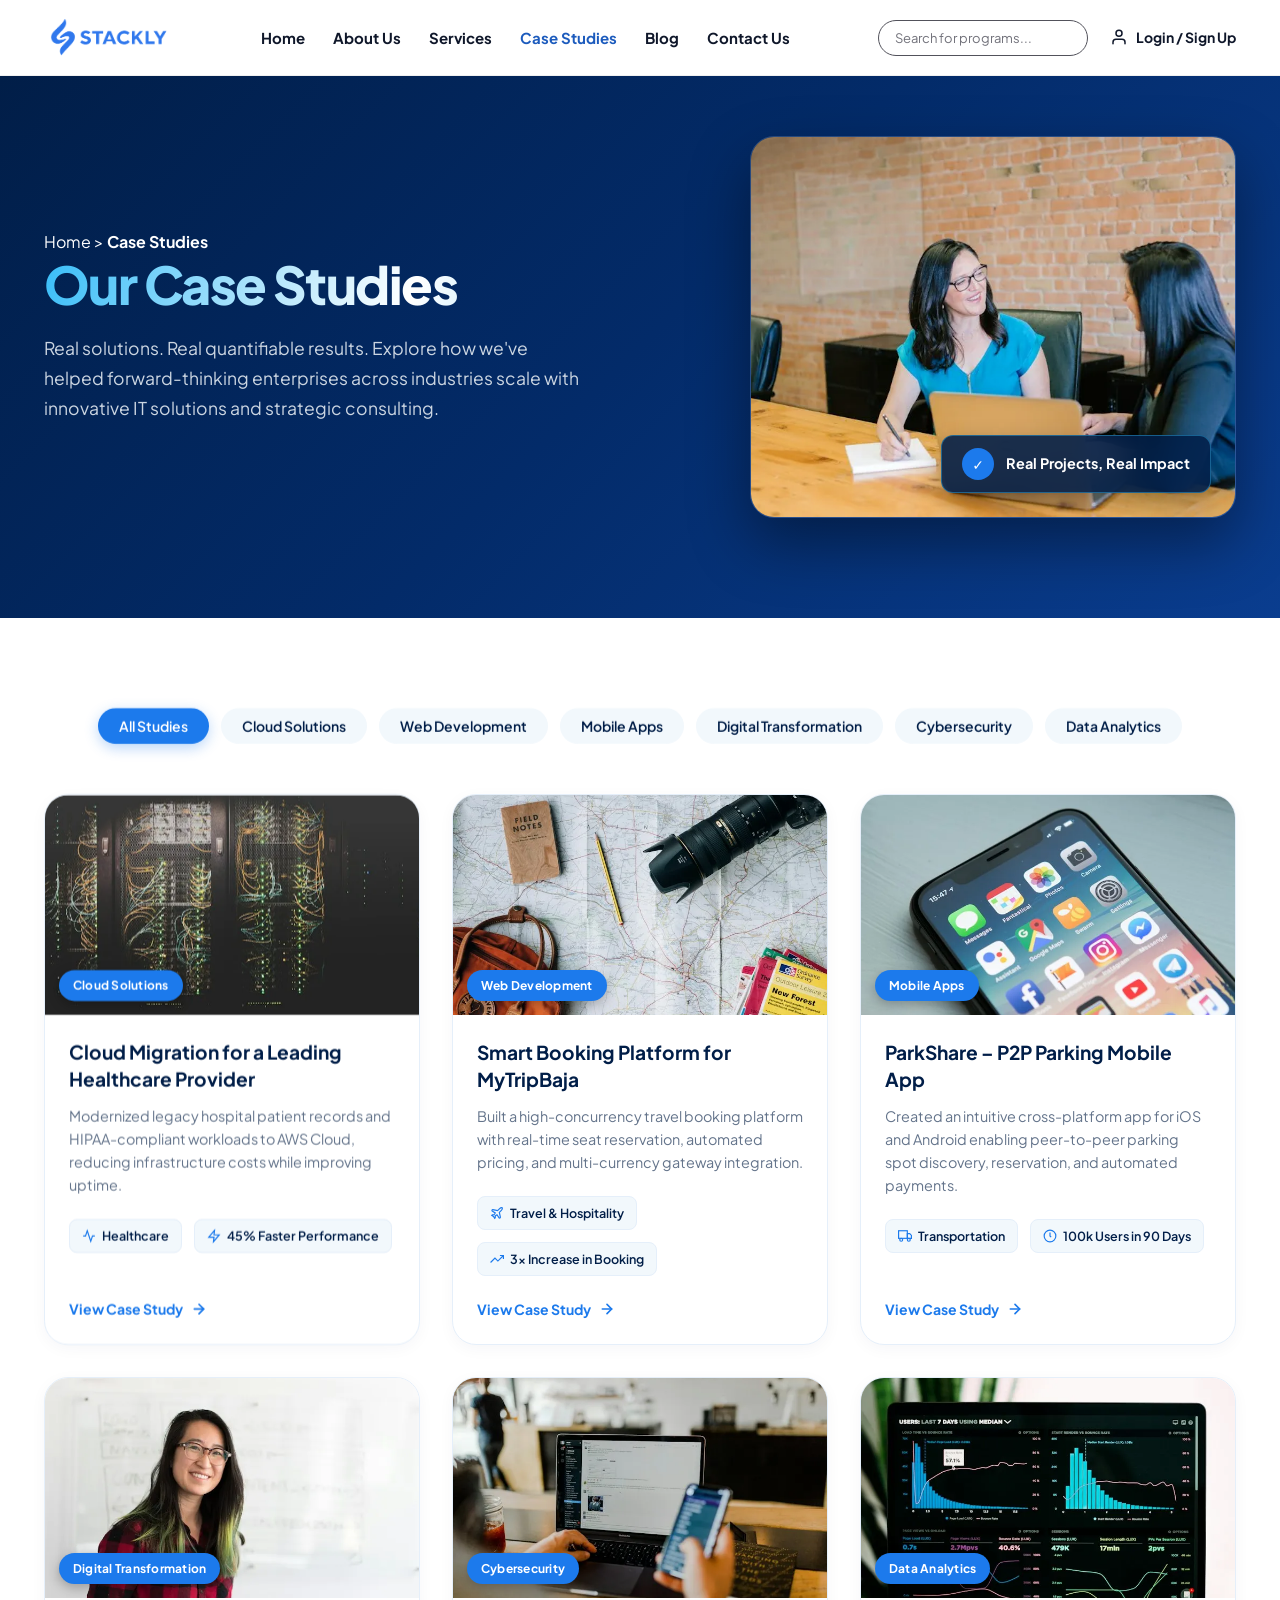
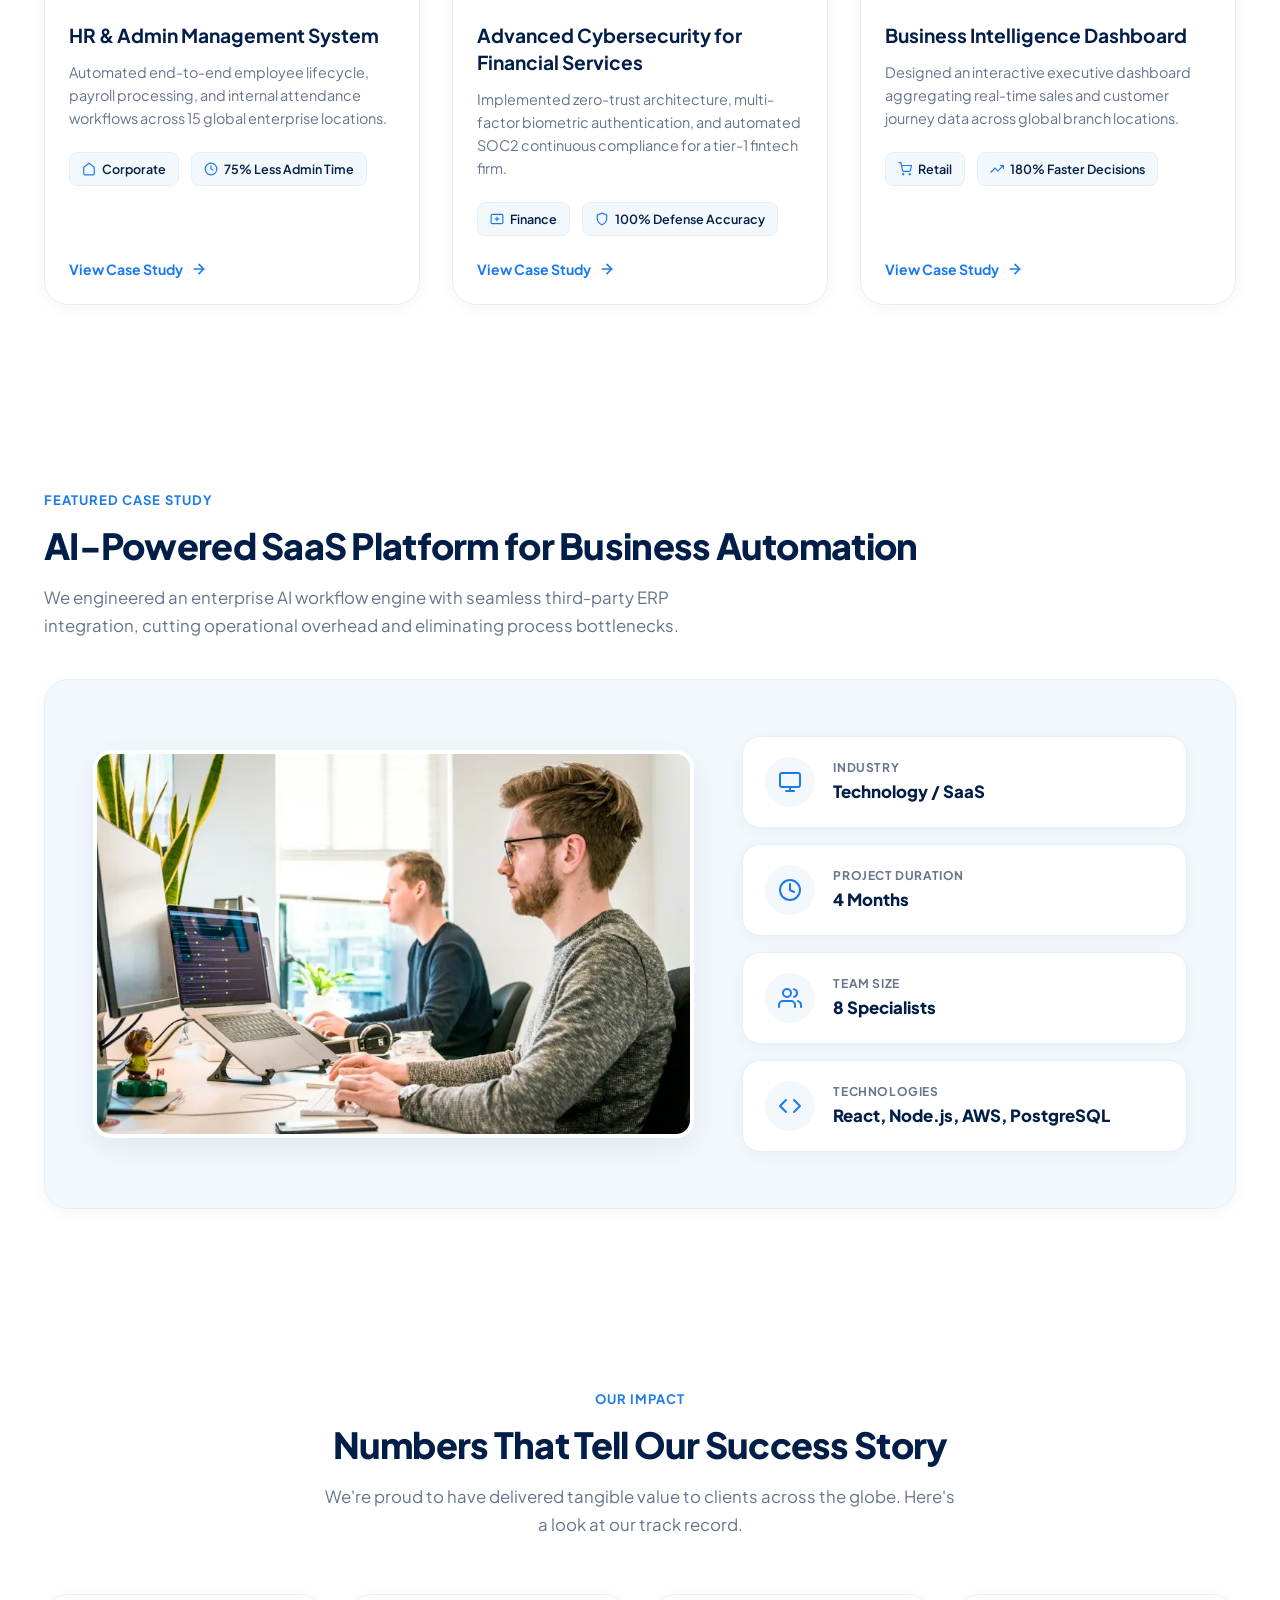
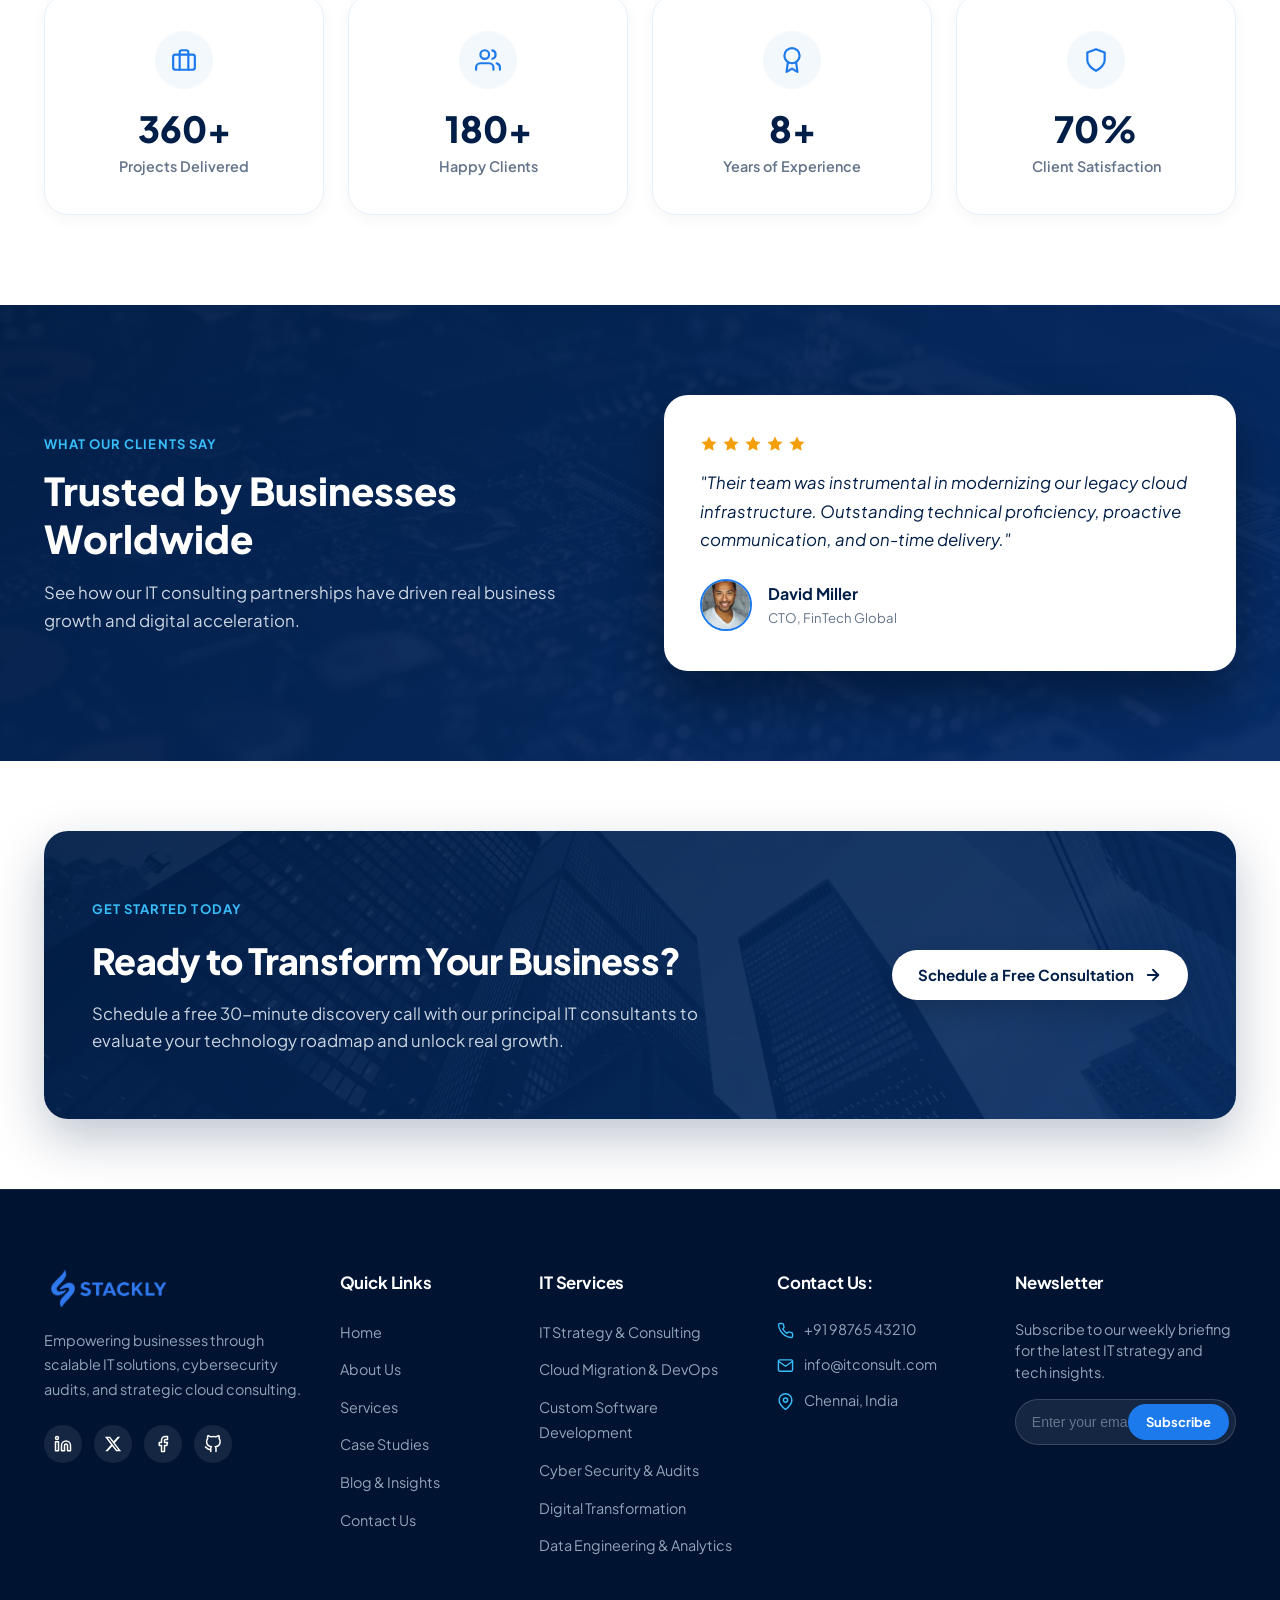
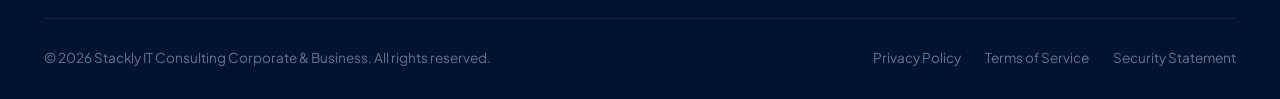
<file: casestudies.html>
<!DOCTYPE html>
<html lang="en">
<head>
  <meta charset="UTF-8">
  <meta name="viewport" content="width=device-width, initial-scale=1.0">
  <title>Our Case Studies | Stackly IT Consulting Corporate & Business</title>
  <meta name="description" content="Explore Stackly's proven case studies in cloud migration, custom enterprise software, cybersecurity, and digital transformation.">

  <!-- Google Fonts: Plus Jakarta Sans -->
  <link rel="preconnect" href="https://fonts.googleapis.com">
  <link rel="preconnect" href="https://fonts.gstatic.com" crossorigin>
  <link href="https://fonts.googleapis.com/css2?family=Plus+Jakarta+Sans:wght@300;400;500;600;700;800&display=swap" rel="stylesheet">

  <!-- CSS Stylesheets -->
  <link rel="stylesheet" href="css/index.css">
  <link rel="stylesheet" href="css/casestudies.css">
  <link rel="stylesheet" href="css/animation.css">
  <link rel="stylesheet" href="css/responsive.css">
</head>
<body>

  <!-- ==========================================================================
       SITE HEADER / NAVIGATION
       ========================================================================== -->
  <header class="site-header">
    <div class="container navbar-container">
      <!-- Brand Logo -->
      <a href="index.html" class="brand-logo" aria-label="STACKLY Home">
        <img src="assets/images/logo.webp" alt="STACKLY" class="site-logo-img">
      </a>

      <!-- Navigation Menu -->
      <nav class="nav-menu" id="primaryNav">
        <a href="index.html" class="nav-link">Home</a>
        <a href="about.html" class="nav-link">About Us</a>
        <a href="services.html" class="nav-link">Services</a>
        <a href="casestudies.html" class="nav-link active">Case Studies</a>
        <a href="blog.html" class="nav-link">Blog</a>
        <a href="contact.html" class="nav-link">Contact Us</a>

        <!-- Mobile-only actions inside drawer -->
        <div class="mobile-nav-actions">
          <div class="nav-search-wrap">
            <input type="text" class="nav-search-input" placeholder="Search for programs..." aria-label="Search">
          </div>
          <a href="login.html" class="nav-user-auth">
            <svg viewBox="0 0 24 24" class="user-icon-svg" fill="none" stroke="currentColor" stroke-width="2" stroke-linecap="round" stroke-linejoin="round">
              <path d="M20 21v-2a4 4 0 0 0-4-4H8a4 4 0 0 0-4 4v2"></path>
              <circle cx="12" cy="7" r="4"></circle>
            </svg>
            <span>Login / Sign Up</span>
          </a>
        </div>
      </nav>

      <!-- Desktop Navigation Actions -->
      <div class="nav-actions">
        <div class="nav-search-wrap desktop-only">
          <input type="text" class="nav-search-input" placeholder="Search for programs..." aria-label="Search">
        </div>
        <a href="login.html" class="nav-user-auth desktop-only">
          <svg viewBox="0 0 24 24" class="user-icon-svg" fill="none" stroke="currentColor" stroke-width="2" stroke-linecap="round" stroke-linejoin="round">
            <path d="M20 21v-2a4 4 0 0 0-4-4H8a4 4 0 0 0-4 4v2"></path>
            <circle cx="12" cy="7" r="4"></circle>
          </svg>
          <span>Login / Sign Up</span>
        </a>
        <button class="mobile-toggle" aria-label="Toggle navigation" aria-expanded="false">
          <span></span>
          <span></span>
          <span></span>
        </button>
      </div>
    </div>
  </header>

  <main>
    <!-- ==========================================================================
         CASE STUDIES HERO SECTION
         ========================================================================== -->
    <section class="case-hero-section">
      <div class="container">
        <div class="case-hero-grid">
          <!-- Left Content -->
          <div class="case-hero-content reveal">
            <div class="breadcrumb-trail">
              <a href="index.html">Home</a>
              <span>&gt;</span>
              <strong>Case Studies</strong>
            </div>
            <h1 class="case-hero-title macbook-text-shimmer-light">Our Case Studies</h1>
            <p class="case-hero-desc">
              Real solutions. Real quantifiable results. Explore how we've helped forward-thinking enterprises across industries scale with innovative IT solutions and strategic consulting.
            </p>
          </div>

          <!-- Right Visual -->
          <div class="case-hero-visual reveal delay-200">
            <div class="case-hero-frame">
              <img src="assets/images/case-hero.webp" alt="Senior IT Consultant reviewing project results" width="600" height="380" loading="eager">
              <div class="case-hero-badge animate-float">
                <div class="float-badge-icon">✓</div>
                <strong>Real Projects, Real Impact</strong>
              </div>
            </div>
          </div>
        </div>
      </div>
    </section>

    <!-- ==========================================================================
         CASE STUDIES GRID SECTION
         ========================================================================== -->
    <section class="cases-grid-section" id="case-studies">
      <div class="container">
        <!-- Interactive Category Filters -->
        <div class="case-filter-bar reveal">
          <button class="case-filter-btn active" data-filter="all">All Studies</button>
          <button class="case-filter-btn" data-filter="cloud">Cloud Solutions</button>
          <button class="case-filter-btn" data-filter="web">Web Development</button>
          <button class="case-filter-btn" data-filter="mobile">Mobile Apps</button>
          <button class="case-filter-btn" data-filter="transformation">Digital Transformation</button>
          <button class="case-filter-btn" data-filter="security">Cybersecurity</button>
          <button class="case-filter-btn" data-filter="data">Data Analytics</button>
        </div>

        <div class="cases-main-grid">
          <!-- Case 1: Cloud Migration -->
          <article class="case-item-card reveal delay-100" data-category="cloud">
            <div class="case-thumb-wrap">
              <img src="assets/images/case-cloud.webp" alt="Cloud Migration for Healthcare Provider" width="400" height="220" loading="lazy">
              <span class="case-cat-badge">Cloud Solutions</span>
            </div>
            <div class="case-body">
              <h3 class="case-card-title">Cloud Migration for a Leading Healthcare Provider</h3>
              <p class="case-card-desc">
                Modernized legacy hospital patient records and HIPAA-compliant workloads to AWS Cloud, reducing infrastructure costs while improving uptime.
              </p>
              <div class="case-meta-row">
                <div class="case-meta-tag">
                  <svg viewBox="0 0 24 24" fill="none" stroke="currentColor" stroke-width="2"><path d="M22 12h-4l-3 9L9 3l-3 9H2"/></svg>
                  <span>Healthcare</span>
                </div>
                <div class="case-meta-tag">
                  <svg viewBox="0 0 24 24" fill="none" stroke="currentColor" stroke-width="2"><polygon points="13 2 3 14 12 14 11 22 21 10 12 10 13 2"/></svg>
                  <span>45% Faster Performance</span>
                </div>
              </div>
              <a href="#consultation" data-open-modal="consultation" class="case-view-link">
                View Case Study
                <svg viewBox="0 0 24 24" fill="none" stroke="currentColor" stroke-width="2.5" stroke-linecap="round" stroke-linejoin="round">
                  <line x1="5" y1="12" x2="19" y2="12"></line>
                  <polyline points="12 5 19 12 12 19"></polyline>
                </svg>
              </a>
            </div>
          </article>

          <!-- Case 2: Smart Booking Platform -->
          <article class="case-item-card reveal delay-200" data-category="web">
            <div class="case-thumb-wrap">
              <img src="assets/images/case-travel.webp" alt="Smart Booking Platform for MyTripBaja" width="400" height="220" loading="lazy">
              <span class="case-cat-badge">Web Development</span>
            </div>
            <div class="case-body">
              <h3 class="case-card-title">Smart Booking Platform for MyTripBaja</h3>
              <p class="case-card-desc">
                Built a high-concurrency travel booking platform with real-time seat reservation, automated pricing, and multi-currency gateway integration.
              </p>
              <div class="case-meta-row">
                <div class="case-meta-tag">
                  <svg viewBox="0 0 24 24" fill="none" stroke="currentColor" stroke-width="2"><path d="M17.8 19.2L16 11l3.5-3.5C21 6 21.5 4 21 3c-1-.5-3 0-4.5 1.5L13 8 4.8 6.2c-.5-.1-.9.1-1.1.5l-.3.5c-.2.5-.1 1 .3 1.3L9 12l-2 3H4l-1 1 3 2 2 3 1-1v-3l3-2 3.5 5.3c.3.4.8.5 1.3.3l.5-.2c.4-.3.6-.7.5-1.2z"/></svg>
                  <span>Travel &amp; Hospitality</span>
                </div>
                <div class="case-meta-tag">
                  <svg viewBox="0 0 24 24" fill="none" stroke="currentColor" stroke-width="2"><polyline points="23 6 13.5 15.5 8.5 10.5 1 18"/><polyline points="17 6 23 6 23 12"/></svg>
                  <span>3x Increase in Booking</span>
                </div>
              </div>
              <a href="#consultation" data-open-modal="consultation" class="case-view-link">
                View Case Study
                <svg viewBox="0 0 24 24" fill="none" stroke="currentColor" stroke-width="2.5" stroke-linecap="round" stroke-linejoin="round">
                  <line x1="5" y1="12" x2="19" y2="12"></line>
                  <polyline points="12 5 19 12 12 19"></polyline>
                </svg>
              </a>
            </div>
          </article>

          <!-- Case 3: ParkShare Mobile App -->
          <article class="case-item-card reveal delay-300" data-category="mobile">
            <div class="case-thumb-wrap">
              <img src="assets/images/case-parking.webp" alt="ParkShare P2P Parking Mobile App" width="400" height="220" loading="lazy">
              <span class="case-cat-badge">Mobile Apps</span>
            </div>
            <div class="case-body">
              <h3 class="case-card-title">ParkShare – P2P Parking Mobile App</h3>
              <p class="case-card-desc">
                Created an intuitive cross-platform app for iOS and Android enabling peer-to-peer parking spot discovery, reservation, and automated payments.
              </p>
              <div class="case-meta-row">
                <div class="case-meta-tag">
                  <svg viewBox="0 0 24 24" fill="none" stroke="currentColor" stroke-width="2"><rect x="1" y="3" width="15" height="13"></rect><polygon points="16 8 20 8 23 11 23 16 16 16 16 8"></polygon><circle cx="5.5" cy="18.5" r="2.5"></circle><circle cx="18.5" cy="18.5" r="2.5"></circle></svg>
                  <span>Transportation</span>
                </div>
                <div class="case-meta-tag">
                  <svg viewBox="0 0 24 24" fill="none" stroke="currentColor" stroke-width="2"><circle cx="12" cy="12" r="10"></circle><polyline points="12 6 12 12 14 14"></polyline></svg>
                  <span>100k Users in 90 Days</span>
                </div>
              </div>
              <a href="#consultation" data-open-modal="consultation" class="case-view-link">
                View Case Study
                <svg viewBox="0 0 24 24" fill="none" stroke="currentColor" stroke-width="2.5" stroke-linecap="round" stroke-linejoin="round">
                  <line x1="5" y1="12" x2="19" y2="12"></line>
                  <polyline points="12 5 19 12 12 19"></polyline>
                </svg>
              </a>
            </div>
          </article>

          <!-- Case 4: HR & Admin Management System -->
          <article class="case-item-card reveal delay-100" data-category="transformation">
            <div class="case-thumb-wrap">
              <img src="assets/images/case-hrms.webp" alt="HR & Admin Management System" width="400" height="220" loading="lazy">
              <span class="case-cat-badge">Digital Transformation</span>
            </div>
            <div class="case-body">
              <h3 class="case-card-title">HR &amp; Admin Management System</h3>
              <p class="case-card-desc">
                Automated end-to-end employee lifecycle, payroll processing, and internal attendance workflows across 15 global enterprise locations.
              </p>
              <div class="case-meta-row">
                <div class="case-meta-tag">
                  <svg viewBox="0 0 24 24" fill="none" stroke="currentColor" stroke-width="2"><path d="M3 9l9-7 9 7v11a2 2 0 0 1-2 2H5a2 2 0 0 1-2-2z"></path></svg>
                  <span>Corporate</span>
                </div>
                <div class="case-meta-tag">
                  <svg viewBox="0 0 24 24" fill="none" stroke="currentColor" stroke-width="2"><circle cx="12" cy="12" r="10"></circle><polyline points="12 6 12 12 16 14"></polyline></svg>
                  <span>75% Less Admin Time</span>
                </div>
              </div>
              <a href="#consultation" data-open-modal="consultation" class="case-view-link">
                View Case Study
                <svg viewBox="0 0 24 24" fill="none" stroke="currentColor" stroke-width="2.5" stroke-linecap="round" stroke-linejoin="round">
                  <line x1="5" y1="12" x2="19" y2="12"></line>
                  <polyline points="12 5 19 12 12 19"></polyline>
                </svg>
              </a>
            </div>
          </article>

          <!-- Case 5: Cybersecurity for Financial Services -->
          <article class="case-item-card reveal delay-200" data-category="security">
            <div class="case-thumb-wrap">
              <img src="assets/images/case-cyber.webp" alt="Advanced Cybersecurity for Financial Services" width="400" height="220" loading="lazy">
              <span class="case-cat-badge">Cybersecurity</span>
            </div>
            <div class="case-body">
              <h3 class="case-card-title">Advanced Cybersecurity for Financial Services</h3>
              <p class="case-card-desc">
                Implemented zero-trust architecture, multi-factor biometric authentication, and automated SOC2 continuous compliance for a tier-1 fintech firm.
              </p>
              <div class="case-meta-row">
                <div class="case-meta-tag">
                  <svg viewBox="0 0 24 24" fill="none" stroke="currentColor" stroke-width="2"><rect x="2" y="4" width="20" height="16" rx="2"></rect><line x1="12" y1="8" x2="12" y2="16"></line><line x1="8" y1="12" x2="16" y2="12"></line></svg>
                  <span>Finance</span>
                </div>
                <div class="case-meta-tag">
                  <svg viewBox="0 0 24 24" fill="none" stroke="currentColor" stroke-width="2"><path d="M12 22s8-4 8-10V5l-8-3-8 3v7c0 6 8 10 8 10z"></path></svg>
                  <span>100% Defense Accuracy</span>
                </div>
              </div>
              <a href="#consultation" data-open-modal="consultation" class="case-view-link">
                View Case Study
                <svg viewBox="0 0 24 24" fill="none" stroke="currentColor" stroke-width="2.5" stroke-linecap="round" stroke-linejoin="round">
                  <line x1="5" y1="12" x2="19" y2="12"></line>
                  <polyline points="12 5 19 12 12 19"></polyline>
                </svg>
              </a>
            </div>
          </article>

          <!-- Case 6: Business Intelligence Dashboard -->
          <article class="case-item-card reveal delay-300" data-category="data">
            <div class="case-thumb-wrap">
              <img src="assets/images/case-bi.webp" alt="Business Intelligence Dashboard" width="400" height="220" loading="lazy">
              <span class="case-cat-badge">Data Analytics</span>
            </div>
            <div class="case-body">
              <h3 class="case-card-title">Business Intelligence Dashboard</h3>
              <p class="case-card-desc">
                Designed an interactive executive dashboard aggregating real-time sales and customer journey data across global branch locations.
              </p>
              <div class="case-meta-row">
                <div class="case-meta-tag">
                  <svg viewBox="0 0 24 24" fill="none" stroke="currentColor" stroke-width="2"><circle cx="9" cy="21" r="1"></circle><circle cx="20" cy="21" r="1"></circle><path d="M1 1h4l2.68 13.39a2 2 0 0 0 2 1.61h9.72a2 2 0 0 0 2-1.61L23 6H6"></path></svg>
                  <span>Retail</span>
                </div>
                <div class="case-meta-tag">
                  <svg viewBox="0 0 24 24" fill="none" stroke="currentColor" stroke-width="2"><polyline points="23 6 13.5 15.5 8.5 10.5 1 18"/><polyline points="17 6 23 6 23 12"/></svg>
                  <span>180% Faster Decisions</span>
                </div>
              </div>
              <a href="#consultation" data-open-modal="consultation" class="case-view-link">
                View Case Study
                <svg viewBox="0 0 24 24" fill="none" stroke="currentColor" stroke-width="2.5" stroke-linecap="round" stroke-linejoin="round">
                  <line x1="5" y1="12" x2="19" y2="12"></line>
                  <polyline points="12 5 19 12 12 19"></polyline>
                </svg>
              </a>
            </div>
          </article>
        </div>
      </div>
    </section>

    <!-- ==========================================================================
         FEATURED CASE STUDY SECTION
         ========================================================================== -->
    <section class="featured-case-section">
      <div class="container">
        <div class="section-badge reveal">FEATURED CASE STUDY</div>
        <h2 class="section-title reveal">AI-Powered SaaS Platform for Business Automation</h2>
        <p class="section-subtitle reveal" style="margin-bottom: 40px;">
          We engineered an enterprise AI workflow engine with seamless third-party ERP integration, cutting operational overhead and eliminating process bottlenecks.
        </p>

        <div class="featured-case-box reveal delay-200">
          <!-- Featured Image Frame -->
          <div class="featured-img-frame">
            <img src="assets/images/case-featured.webp" alt="AI-Powered Enterprise SaaS Dashboard" width="600" height="380" loading="lazy">
          </div>

          <!-- Featured Project Facts -->
          <div class="featured-facts-col">
            <!-- Fact 1 -->
            <div class="fact-item-card">
              <div class="fact-icon-box">
                <svg viewBox="0 0 24 24" fill="none" stroke="currentColor" stroke-width="2" stroke-linecap="round" stroke-linejoin="round">
                  <rect x="2" y="3" width="20" height="14" rx="2" ry="2"></rect>
                  <line x1="8" y1="21" x2="16" y2="21"></line>
                  <line x1="12" y1="17" x2="12" y2="21"></line>
                </svg>
              </div>
              <div class="fact-details">
                <small>Industry</small>
                <strong>Technology / SaaS</strong>
              </div>
            </div>

            <!-- Fact 2 -->
            <div class="fact-item-card">
              <div class="fact-icon-box">
                <svg viewBox="0 0 24 24" fill="none" stroke="currentColor" stroke-width="2" stroke-linecap="round" stroke-linejoin="round">
                  <circle cx="12" cy="12" r="10"></circle>
                  <polyline points="12 6 12 12 16 14"></polyline>
                </svg>
              </div>
              <div class="fact-details">
                <small>Project Duration</small>
                <strong>4 Months</strong>
              </div>
            </div>

            <!-- Fact 3 -->
            <div class="fact-item-card">
              <div class="fact-icon-box">
                <svg viewBox="0 0 24 24" fill="none" stroke="currentColor" stroke-width="2" stroke-linecap="round" stroke-linejoin="round">
                  <path d="M17 21v-2a4 4 0 0 0-4-4H5a4 4 0 0 0-4 4v2"></path>
                  <circle cx="9" cy="7" r="4"></circle>
                  <path d="M23 21v-2a4 4 0 0 0-3-3.87"></path>
                  <path d="M16 3.13a4 4 0 0 1 0 7.75"></path>
                </svg>
              </div>
              <div class="fact-details">
                <small>Team Size</small>
                <strong>8 Specialists</strong>
              </div>
            </div>

            <!-- Fact 4 -->
            <div class="fact-item-card">
              <div class="fact-icon-box">
                <svg viewBox="0 0 24 24" fill="none" stroke="currentColor" stroke-width="2" stroke-linecap="round" stroke-linejoin="round">
                  <polyline points="16 18 22 12 16 6"></polyline>
                  <polyline points="8 6 2 12 8 18"></polyline>
                </svg>
              </div>
              <div class="fact-details">
                <small>Technologies</small>
                <strong>React, Node.js, AWS, PostgreSQL</strong>
              </div>
            </div>
          </div>
        </div>
      </div>
    </section>

    <!-- ==========================================================================
         OUR IMPACT / SUCCESS METRICS
         ========================================================================== -->
    <section class="case-impact-section">
      <div class="container">
        <div class="section-header-center reveal">
          <div class="section-badge">OUR IMPACT</div>
          <h2 class="section-title">Numbers That Tell Our Success Story</h2>
          <p class="section-subtitle">
            We're proud to have delivered tangible value to clients across the globe. Here's a look at our track record.
          </p>
        </div>

        <div class="case-impact-grid">
          <!-- Metric 1 -->
          <div class="case-impact-card reveal delay-100">
            <div class="case-impact-icon">
              <svg viewBox="0 0 24 24" fill="none" stroke="currentColor" stroke-width="2" stroke-linecap="round" stroke-linejoin="round">
                <rect x="2" y="7" width="20" height="14" rx="2" ry="2"></rect>
                <path d="M16 21V5a2 2 0 0 0-2-2h-4a2 2 0 0 0-2 2v16"></path>
              </svg>
            </div>
            <div class="case-impact-num" data-counter="500" data-suffix="+">500+</div>
            <div class="case-impact-lbl">Projects Delivered</div>
          </div>

          <!-- Metric 2 -->
          <div class="case-impact-card reveal delay-200">
            <div class="case-impact-icon">
              <svg viewBox="0 0 24 24" fill="none" stroke="currentColor" stroke-width="2" stroke-linecap="round" stroke-linejoin="round">
                <path d="M17 21v-2a4 4 0 0 0-4-4H5a4 4 0 0 0-4 4v2"></path>
                <circle cx="9" cy="7" r="4"></circle>
                <path d="M23 21v-2a4 4 0 0 0-3-3.87"></path>
                <path d="M16 3.13a4 4 0 0 1 0 7.75"></path>
              </svg>
            </div>
            <div class="case-impact-num" data-counter="250" data-suffix="+">250+</div>
            <div class="case-impact-lbl">Happy Clients</div>
          </div>

          <!-- Metric 3 -->
          <div class="case-impact-card reveal delay-300">
            <div class="case-impact-icon">
              <svg viewBox="0 0 24 24" fill="none" stroke="currentColor" stroke-width="2" stroke-linecap="round" stroke-linejoin="round">
                <circle cx="12" cy="8" r="7"></circle>
                <polyline points="8.21 13.89 7 23 12 20 17 23 15.79 13.88"></polyline>
              </svg>
            </div>
            <div class="case-impact-num" data-counter="12" data-suffix="+">12+</div>
            <div class="case-impact-lbl">Years of Experience</div>
          </div>

          <!-- Metric 4 -->
          <div class="case-impact-card reveal delay-400">
            <div class="case-impact-icon">
              <svg viewBox="0 0 24 24" fill="none" stroke="currentColor" stroke-width="2" stroke-linecap="round" stroke-linejoin="round">
                <path d="M12 22s8-4 8-10V5l-8-3-8 3v7c0 6 8 10 8 10z"></path>
              </svg>
            </div>
            <div class="case-impact-num" data-counter="98" data-suffix="%">98%</div>
            <div class="case-impact-lbl">Client Satisfaction</div>
          </div>
        </div>
      </div>
    </section>

    <!-- ==========================================================================
         TESTIMONIAL BANNER (WHAT OUR CLIENTS SAY)
         ========================================================================== -->
    <section class="case-testi-banner">
      <div class="container">
        <div class="case-testi-grid">
          <div class="case-testi-left reveal">
            <div class="section-badge on-dark">WHAT OUR CLIENTS SAY</div>
            <h2>Trusted by Businesses Worldwide</h2>
            <p>
              See how our IT consulting partnerships have driven real business growth and digital acceleration.
            </p>
          </div>
          <div class="case-testi-right reveal delay-200">
            <div class="case-testi-card">
              <div class="stars-row" aria-label="5 out of 5 stars">
                <svg viewBox="0 0 24 24"><polygon points="12 2 15.09 8.26 22 9.27 17 14.14 18.18 21.02 12 17.77 5.82 21.02 7 14.14 2 9.27 8.91 8.26 12 2"/></svg>
                <svg viewBox="0 0 24 24"><polygon points="12 2 15.09 8.26 22 9.27 17 14.14 18.18 21.02 12 17.77 5.82 21.02 7 14.14 2 9.27 8.91 8.26 12 2"/></svg>
                <svg viewBox="0 0 24 24"><polygon points="12 2 15.09 8.26 22 9.27 17 14.14 18.18 21.02 12 17.77 5.82 21.02 7 14.14 2 9.27 8.91 8.26 12 2"/></svg>
                <svg viewBox="0 0 24 24"><polygon points="12 2 15.09 8.26 22 9.27 17 14.14 18.18 21.02 12 17.77 5.82 21.02 7 14.14 2 9.27 8.91 8.26 12 2"/></svg>
                <svg viewBox="0 0 24 24"><polygon points="12 2 15.09 8.26 22 9.27 17 14.14 18.18 21.02 12 17.77 5.82 21.02 7 14.14 2 9.27 8.91 8.26 12 2"/></svg>
              </div>
              <p>
                "Their team was instrumental in modernizing our legacy cloud infrastructure. Outstanding technical proficiency, proactive communication, and on-time delivery."
              </p>
              <div class="client-profile">
                <img src="assets/images/testimonial-2.webp" alt="David Miller avatar" class="client-avatar" width="52" height="52" loading="lazy">
                <div>
                  <div class="client-name">David Miller</div>
                  <div class="client-role">CTO, FinTech Global</div>
                </div>
              </div>
            </div>
          </div>
        </div>
      </div>
    </section>

    <!-- ==========================================================================
         CALL TO ACTION BANNER
         ========================================================================== -->
    <section class="cta-banner-section">
      <div class="container">
        <div class="cta-banner-box reveal">
          <div class="cta-text-content">
            <div class="section-badge on-dark">GET STARTED TODAY</div>
            <h2 class="cta-title">Ready to Transform Your Business?</h2>
            <p class="cta-desc">
              Schedule a free 30-minute discovery call with our principal IT consultants to evaluate your technology roadmap and unlock real growth.
            </p>
          </div>
          <div class="cta-action-wrap">
            <a href="404.html" class="btn btn-white">
              Schedule a Free Consultation
              <svg width="18" height="18" viewBox="0 0 24 24" fill="none" stroke="currentColor" stroke-width="2.5" stroke-linecap="round" stroke-linejoin="round">
                <line x1="5" y1="12" x2="19" y2="12"></line>
                <polyline points="12 5 19 12 12 19"></polyline>
              </svg>
            </a>
          </div>
        </div>
      </div>
    </section>
  </main>

  <!-- ==========================================================================
       SITE FOOTER
       ========================================================================== -->
  <footer class="site-footer">
    <div class="container">
      <div class="footer-top-grid">
        <!-- Brand Info -->
        <div class="footer-brand-col">
          <a href="index.html" class="brand-logo" aria-label="STACKLY Home">
            <img src="assets/images/logo.webp" alt="STACKLY" class="site-logo-img">
          </a>
          <p class="footer-desc">
            Empowering businesses through scalable IT solutions, cybersecurity audits, and strategic cloud consulting.
          </p>
          <div class="social-links">
            <a href="404.html" class="social-btn" aria-label="LinkedIn">
              <svg viewBox="0 0 24 24" fill="none" stroke="currentColor" stroke-width="2" stroke-linecap="round" stroke-linejoin="round">
                <path d="M16 8a6 6 0 0 1 6 6v7h-4v-7a2 2 0 0 0-2-2 2 2 0 0 0-2 2v7h-4v-7a6 6 0 0 1 6-6z"></path>
                <rect x="2" y="9" width="4" height="12"></rect>
                <circle cx="4" cy="4" r="2"></circle>
              </svg>
            </a>
            <a href="404.html" class="social-btn" aria-label="X (formerly Twitter)">
              <svg viewBox="0 0 24 24" fill="currentColor">
                <path d="M18.244 2.25h3.308l-7.227 8.26 8.502 11.24H16.17l-5.214-6.817L4.99 21.75H1.68l7.73-8.835L1.254 2.25H8.08l4.713 6.231zm-1.161 17.52h1.833L7.084 4.126H5.117z"></path>
              </svg>
            </a>
            <a href="404.html" class="social-btn" aria-label="Facebook">
              <svg viewBox="0 0 24 24" fill="none" stroke="currentColor" stroke-width="2" stroke-linecap="round" stroke-linejoin="round">
                <path d="M18 2h-3a5 5 0 0 0-5 5v3H7v4h3v8h4v-8h3l1-4h-4V7a1 1 0 0 1 1-1h3z"></path>
              </svg>
            </a>
            <a href="404.html" class="social-btn" aria-label="GitHub">
              <svg viewBox="0 0 24 24" fill="none" stroke="currentColor" stroke-width="2" stroke-linecap="round" stroke-linejoin="round">
                <path d="M9 19c-5 1.5-5-2.5-7-3m14 6v-3.87a3.37 3.37 0 0 0-.94-2.61c3.14-.35 6.44-1.54 6.44-7A5.44 5.44 0 0 0 20 4.77 5.07 5.07 0 0 0 19.91 1S18.73.65 16 2.48a13.38 13.38 0 0 0-7 0C6.27.65 5.09 1 5.09 1A5.07 5.07 0 0 0 5 4.77a5.44 5.44 0 0 0-1.5 3.78c0 5.42 3.3 6.61 6.44 7A3.37 3.37 0 0 0 9 18.13V22"></path>
              </svg>
            </a>
          </div>
        </div>

        <!-- Quick Links -->
        <div>
          <h4 class="footer-col-title">Quick Links</h4>
          <ul class="footer-nav-list">
            <li><a href="index.html">Home</a></li>
            <li><a href="about.html">About Us</a></li>
            <li><a href="services.html">Services</a></li>
            <li><a href="casestudies.html">Case Studies</a></li>
            <li><a href="blog.html">Blog &amp; Insights</a></li>
            <li><a href="contact.html">Contact Us</a></li>
          </ul>
        </div>

        <!-- Services -->
        <div>
          <h4 class="footer-col-title">IT Services</h4>
          <ul class="footer-nav-list">
            <li><a href="services.html">IT Strategy &amp; Consulting</a></li>
            <li><a href="services.html">Cloud Migration &amp; DevOps</a></li>
            <li><a href="services.html">Custom Software Development</a></li>
            <li><a href="services.html">Cyber Security &amp; Audits</a></li>
            <li><a href="services.html">Digital Transformation</a></li>
            <li><a href="services.html">Data Engineering &amp; Analytics</a></li>
          </ul>
        </div>

        <!-- Contact Us -->
        <div>
          <h4 class="footer-col-title">Contact Us:</h4>
          <ul class="footer-contact-list">
            <li>
              <svg viewBox="0 0 24 24" fill="none" stroke="currentColor" stroke-width="2" stroke-linecap="round" stroke-linejoin="round">
                <path d="M22 16.92v3a2 2 0 0 1-2.18 2 19.79 19.79 0 0 1-8.63-3.07 19.5 19.5 0 0 1-6-6 19.79 19.79 0 0 1-3.07-8.67A2 2 0 0 1 4.11 2h3a2 2 0 0 1 2 1.72 12.84 12.84 0 0 0 .7 2.81 2 2 0 0 1-.45 2.11L8.09 9.91a16 16 0 0 0 6 6l1.27-1.27a2 2 0 0 1 2.11-.45 12.84 12.84 0 0 0 2.81.7A2 2 0 0 1 22 16.92z"></path>
              </svg>
              <a href="tel:+919876543210">+91 98765 43210</a>
            </li>
            <li>
              <svg viewBox="0 0 24 24" fill="none" stroke="currentColor" stroke-width="2" stroke-linecap="round" stroke-linejoin="round">
                <path d="M4 4h16c1.1 0 2 .9 2 2v12c0 1.1-.9 2-2 2H4c-1.1 0-2-.9-2-2V6c0-1.1.9-2 2-2z"></path>
                <polyline points="22,6 12,13 2,6"></polyline>
              </svg>
              <a href="mailto:info@itconsult.com">info@itconsult.com</a>
            </li>
            <li>
              <svg viewBox="0 0 24 24" fill="none" stroke="currentColor" stroke-width="2" stroke-linecap="round" stroke-linejoin="round">
                <path d="M21 10c0 7-9 13-9 13s-9-6-9-13a9 9 0 0 1 18 0z"></path>
                <circle cx="12" cy="10" r="3"></circle>
              </svg>
              <span>Chennai, India</span>
            </li>
          </ul>
        </div>

        <!-- Contact & Newsletter -->
        <div>
          <h4 class="footer-col-title">Newsletter</h4>
          <p class="footer-newsletter-text">
            Subscribe to our weekly briefing for the latest IT strategy and tech insights.
          </p>
          <form class="newsletter-form" action="404.html" method="get">
            <input type="email" placeholder="Enter your email" aria-label="Email for newsletter">
            <button type="button" onclick="window.location.href='404.html'" data-action="404">Subscribe</button>
          </form>
        </div>
      </div>

      <!-- Footer Bottom -->
      <div class="footer-bottom-bar">
        <div>
          © 2026 Stackly IT Consulting Corporate &amp; Business. All rights reserved.
        </div>
        <div class="footer-legal-links">
          <a href="404.html">Privacy Policy</a>
          <a href="404.html">Terms of Service</a>
          <a href="404.html">Security Statement</a>
        </div>
      </div>
    </div>
  </footer>

  <!-- ==========================================================================
       CONSULTATION MODAL
       ========================================================================== -->
  <div class="modal-overlay" id="consultationModal" role="dialog" aria-modal="true" aria-labelledby="modalTitle">
    <div class="modal-card">
      <button class="modal-close-btn" aria-label="Close modal">&times;</button>
      <div class="modal-header">
        <h3 class="modal-title" id="modalTitle">Schedule Free Consultation</h3>
        <p class="modal-subtitle">Meet 1-on-1 with an enterprise IT architect. Zero obligation.</p>
      </div>
      <form class="modal-form" id="consultationForm">
        <div class="form-group">
          <label for="consultName">Your Name</label>
          <input type="text" id="consultName" class="form-control" placeholder="e.g. Michael Vance" required>
        </div>
        <div class="form-group">
          <label for="consultEmail">Business Email</label>
          <input type="email" id="consultEmail" class="form-control" placeholder="m.vance@company.com" required>
        </div>
        <div class="form-group">
          <label for="consultService">Primary Area of Interest</label>
          <select id="consultService" class="form-control">
            <option value="cloud">Cloud Migration &amp; Multi-Cloud Architecture</option>
            <option value="strategy">IT Strategy &amp; Enterprise Advisory</option>
            <option value="software">Custom Software &amp; API Modernization</option>
            <option value="security">Cybersecurity &amp; Compliance Audit</option>
            <option value="transformation">Digital Transformation &amp; Automation</option>
          </select>
        </div>
        <button type="submit" class="btn btn-primary" style="width: 100%; margin-top: 8px;">Confirm Consultation Request</button>
      </form>
    </div>
  </div>

  <!-- Back to Top Button -->
  <button class="back-to-top" aria-label="Back to top">
    <svg viewBox="0 0 24 24" fill="none" stroke="currentColor" stroke-width="2.5" stroke-linecap="round" stroke-linejoin="round">
      <polyline points="18 15 12 9 6 15"></polyline>
    </svg>
  </button>

  <!-- JavaScript Scripts -->
  <script src="js/validation.js"></script>
  <!-- GSAP & ScrollTrigger Animation Engine -->
  <script src="js/vendor/gsap.min.js"></script>
  <script src="js/vendor/ScrollTrigger.min.js"></script>
  <script src="js/animations.js"></script>
  <script src="js/consultation.js"></script>
  <script src="js/script.js"></script>

  <!-- Interactive Filter Script -->
  <script>
    document.addEventListener('DOMContentLoaded', () => {
      const filterBtns = document.querySelectorAll('.case-filter-btn');
      const caseCards = document.querySelectorAll('.case-item-card');

      filterBtns.forEach(btn => {
        btn.addEventListener('click', () => {
          filterBtns.forEach(b => b.classList.remove('active'));
          btn.classList.add('active');
          const filter = btn.getAttribute('data-filter');

          caseCards.forEach(card => {
            if (filter === 'all' || card.getAttribute('data-category') === filter) {
              card.style.display = 'flex';
              setTimeout(() => { card.style.opacity = '1'; card.style.transform = 'translateY(0)'; }, 50);
            } else {
              card.style.opacity = '0';
              card.style.transform = 'translateY(10px)';
              setTimeout(() => { card.style.display = 'none'; }, 200);
            }
          });
        });
      });
    });
  </script>
</body>
</html>
</file>
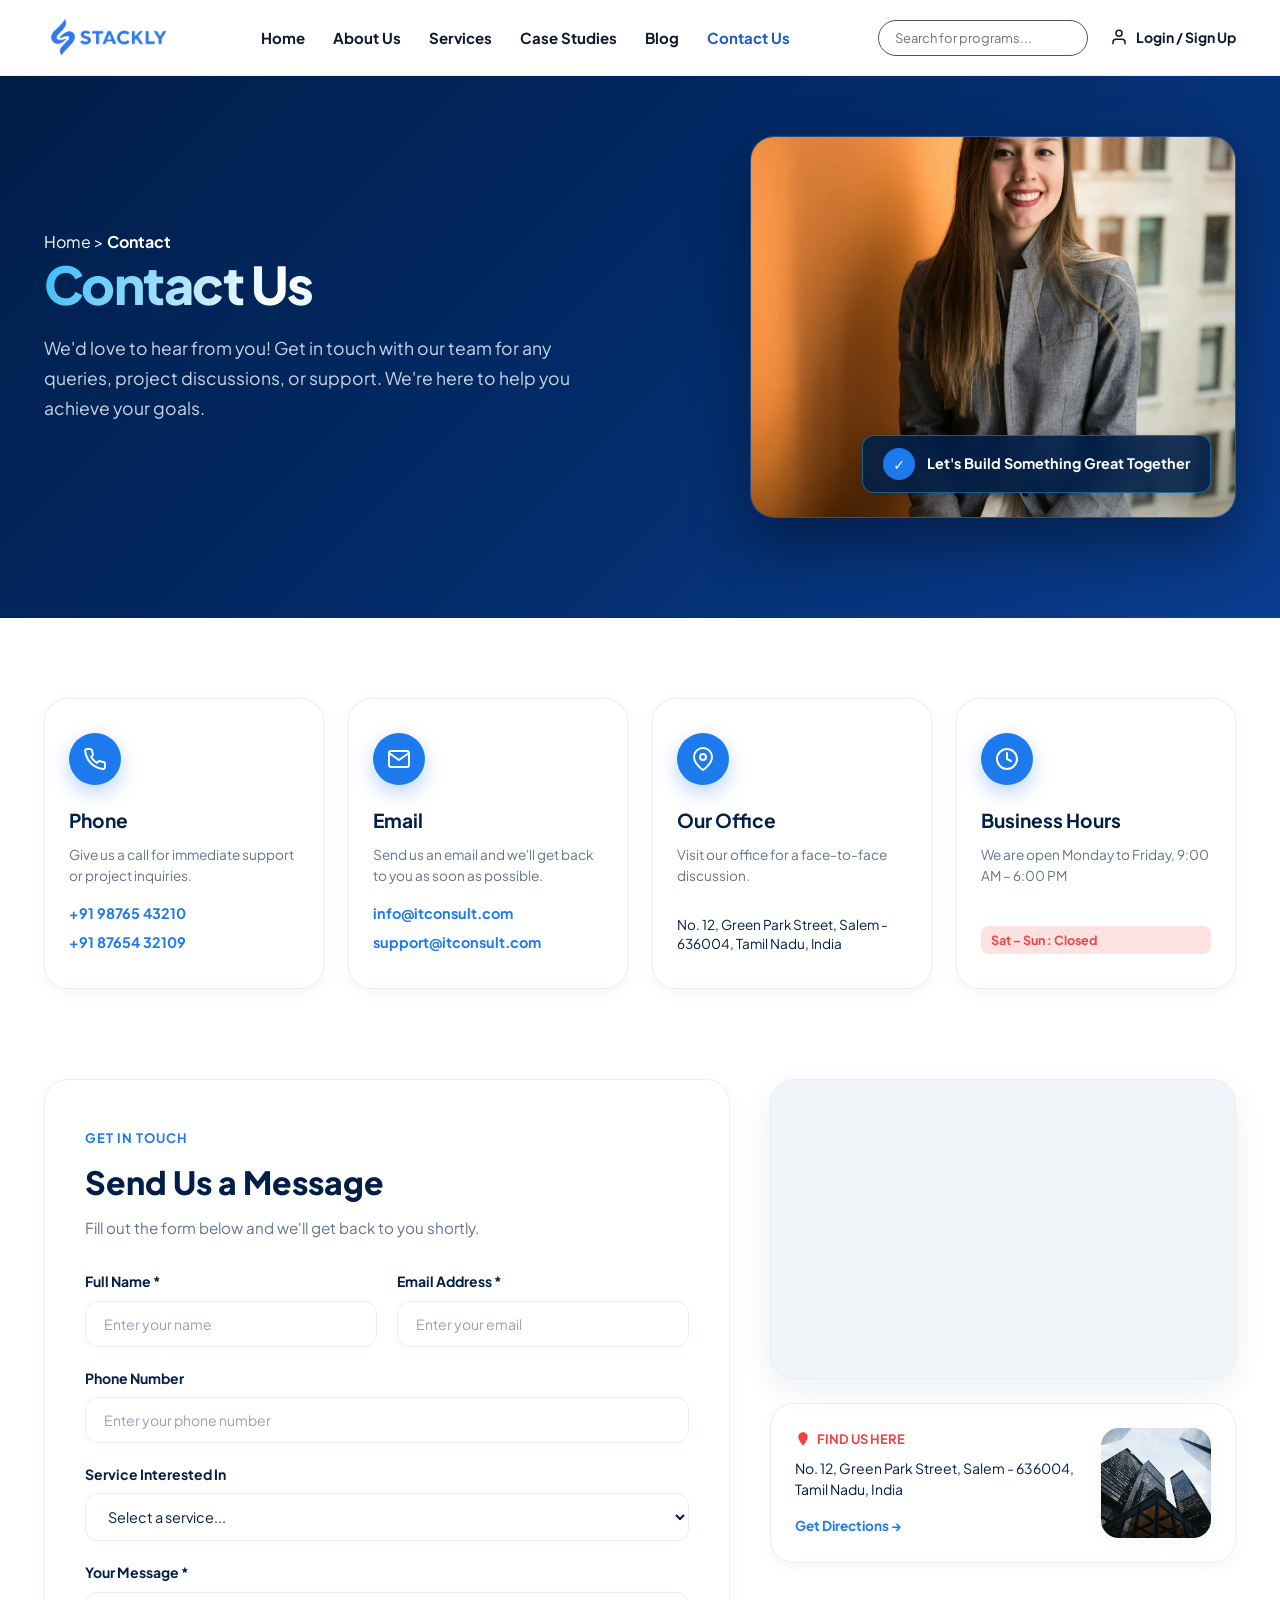
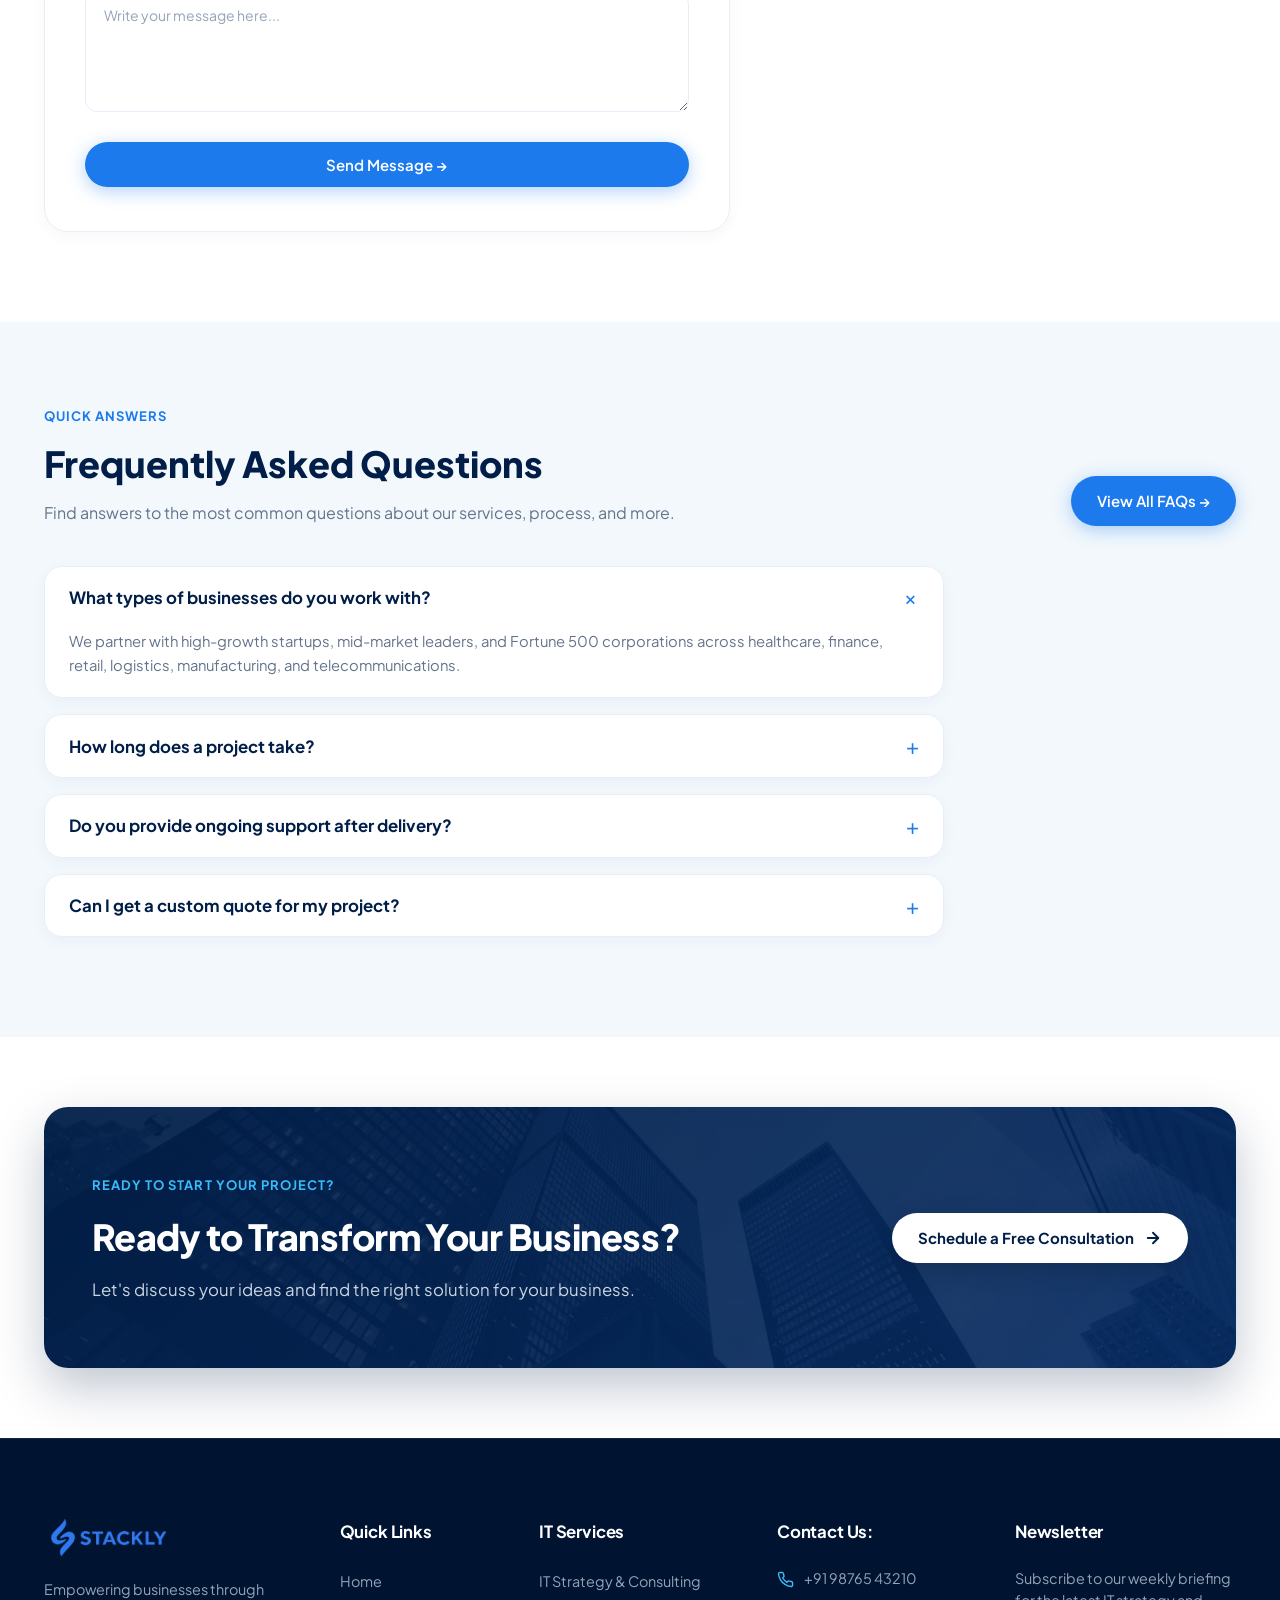
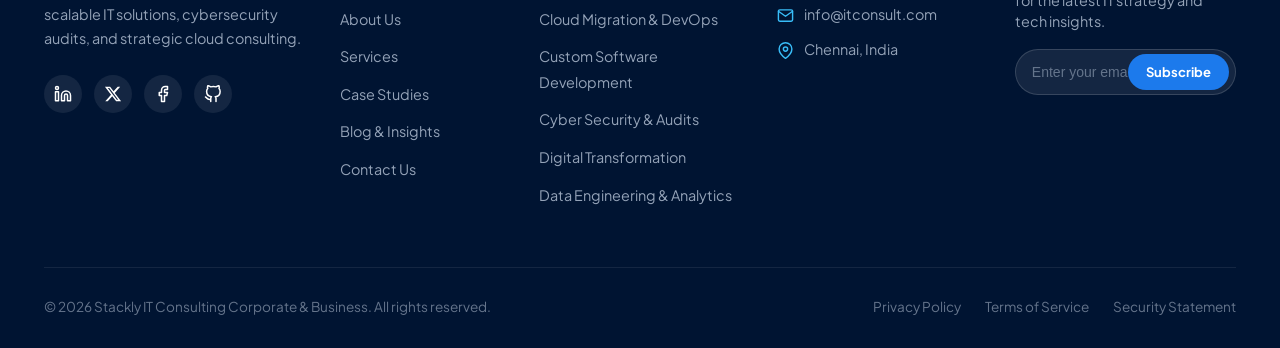
<file: contact.html>
<!DOCTYPE html>
<html lang="en">
<head>
  <meta charset="UTF-8">
  <meta name="viewport" content="width=device-width, initial-scale=1.0">
  <title>Contact Us | Stackly IT Consulting Corporate &amp; Business</title>
  <meta name="description" content="Get in touch with Stackly IT Consulting. Reach our enterprise architects for consultations, project inquiries, and strategic technical support.">

  <!-- Google Fonts: Plus Jakarta Sans -->
  <link rel="preconnect" href="https://fonts.googleapis.com">
  <link rel="preconnect" href="https://fonts.gstatic.com" crossorigin>
  <link href="https://fonts.googleapis.com/css2?family=Plus+Jakarta+Sans:wght@300;400;500;600;700;800&display=swap" rel="stylesheet">

  <!-- CSS Stylesheets -->
  <link rel="stylesheet" href="css/index.css">
  <link rel="stylesheet" href="css/contact.css">
  <link rel="stylesheet" href="css/animation.css">
  <link rel="stylesheet" href="css/responsive.css">
</head>
<body>

  <!-- ==========================================================================
       SITE HEADER / NAVIGATION
       ========================================================================== -->
  <header class="site-header">
    <div class="container navbar-container">
      <!-- Brand Logo -->
      <a href="index.html" class="brand-logo" aria-label="STACKLY Home">
        <img src="assets/images/logo.webp" alt="STACKLY" class="site-logo-img">
      </a>

      <!-- Navigation Menu -->
      <nav class="nav-menu" id="primaryNav">
        <a href="index.html" class="nav-link">Home</a>
        <a href="about.html" class="nav-link">About Us</a>
        <a href="services.html" class="nav-link">Services</a>
        <a href="casestudies.html" class="nav-link">Case Studies</a>
        <a href="blog.html" class="nav-link">Blog</a>
        <a href="contact.html" class="nav-link active">Contact Us</a>

        <!-- Mobile-only actions inside drawer -->
        <div class="mobile-nav-actions">
          <div class="nav-search-wrap">
            <input type="text" class="nav-search-input" placeholder="Search for programs..." aria-label="Search">
          </div>
          <a href="login.html" class="nav-user-auth">
            <svg viewBox="0 0 24 24" class="user-icon-svg" fill="none" stroke="currentColor" stroke-width="2" stroke-linecap="round" stroke-linejoin="round">
              <path d="M20 21v-2a4 4 0 0 0-4-4H8a4 4 0 0 0-4 4v2"></path>
              <circle cx="12" cy="7" r="4"></circle>
            </svg>
            <span>Login / Sign Up</span>
          </a>
        </div>
      </nav>

      <!-- Desktop Navigation Actions -->
      <div class="nav-actions">
        <div class="nav-search-wrap desktop-only">
          <input type="text" class="nav-search-input" placeholder="Search for programs..." aria-label="Search">
        </div>
        <a href="login.html" class="nav-user-auth desktop-only">
          <svg viewBox="0 0 24 24" class="user-icon-svg" fill="none" stroke="currentColor" stroke-width="2" stroke-linecap="round" stroke-linejoin="round">
            <path d="M20 21v-2a4 4 0 0 0-4-4H8a4 4 0 0 0-4 4v2"></path>
            <circle cx="12" cy="7" r="4"></circle>
          </svg>
          <span>Login / Sign Up</span>
        </a>
        <button class="mobile-toggle" aria-label="Toggle navigation" aria-expanded="false">
          <span></span>
          <span></span>
          <span></span>
        </button>
      </div>
    </div>
  </header>

  <main>
    <!-- ==========================================================================
         CONTACT HERO SECTION
         ========================================================================== -->
    <section class="contact-hero-section">
      <div class="container">
        <div class="contact-hero-grid">
          <!-- Left Content -->
          <div class="contact-hero-content reveal">
            <div class="breadcrumb-trail">
              <a href="index.html">Home</a>
              <span>&gt;</span>
              <strong>Contact</strong>
            </div>
            <h1 class="contact-hero-title macbook-text-shimmer-light">Contact Us</h1>
            <p class="contact-hero-desc">
              We'd love to hear from you! Get in touch with our team for any queries, project discussions, or support. We're here to help you achieve your goals.
            </p>
          </div>

          <!-- Right Visual -->
          <div class="contact-hero-visual reveal delay-200">
            <div class="contact-hero-frame">
              <img src="assets/images/contact-hero.webp" alt="Client Support and Technical Consulting Team" width="600" height="380" loading="eager">
              <div class="contact-hero-badge animate-float">
                <div class="float-badge-icon">✓</div>
                <strong>Let's Build Something Great Together</strong>
              </div>
            </div>
          </div>
        </div>
      </div>
    </section>

    <!-- ==========================================================================
         CONTACT INFO CARDS SECTION (4 CARDS)
         ========================================================================== -->
    <section class="contact-cards-section">
      <div class="container">
        <div class="contact-cards-grid">
          <!-- Card 1: Phone -->
          <div class="contact-info-card reveal delay-100">
            <div class="contact-card-icon">
              <svg viewBox="0 0 24 24" fill="none" stroke="currentColor" stroke-width="2" stroke-linecap="round" stroke-linejoin="round">
                <path d="M22 16.92v3a2 2 0 0 1-2.18 2 19.79 19.79 0 0 1-8.63-3.07 19.5 19.5 0 0 1-6-6 19.79 19.79 0 0 1-3.07-8.67A2 2 0 0 1 4.11 2h3a2 2 0 0 1 2 1.72 12.84 12.84 0 0 0 .7 2.81 2 2 0 0 1-.45 2.11L8.09 9.91a16 16 0 0 0 6 6l1.27-1.27a2 2 0 0 1 2.11-.45 12.84 12.84 0 0 0 2.81.7A2 2 0 0 1 22 16.92z"/>
              </svg>
            </div>
            <h3 class="contact-card-title">Phone</h3>
            <p class="contact-card-desc">Give us a call for immediate support or project inquiries.</p>
            <div class="contact-card-meta">
              <a href="tel:+919876543210">+91 98765 43210</a>
              <a href="tel:+918765432109">+91 87654 32109</a>
            </div>
          </div>

          <!-- Card 2: Email -->
          <div class="contact-info-card reveal delay-200">
            <div class="contact-card-icon">
              <svg viewBox="0 0 24 24" fill="none" stroke="currentColor" stroke-width="2" stroke-linecap="round" stroke-linejoin="round">
                <path d="M4 4h16c1.1 0 2 .9 2 2v12c0 1.1-.9 2-2 2H4c-1.1 0-2-.9-2-2V6c0-1.1.9-2 2-2z"></path>
                <polyline points="22,6 12,13 2,6"></polyline>
              </svg>
            </div>
            <h3 class="contact-card-title">Email</h3>
            <p class="contact-card-desc">Send us an email and we'll get back to you as soon as possible.</p>
            <div class="contact-card-meta">
              <a href="mailto:info@itconsult.com">info@itconsult.com</a>
              <a href="mailto:support@itconsult.com">support@itconsult.com</a>
            </div>
          </div>

          <!-- Card 3: Our Office -->
          <div class="contact-info-card reveal delay-300">
            <div class="contact-card-icon">
              <svg viewBox="0 0 24 24" fill="none" stroke="currentColor" stroke-width="2" stroke-linecap="round" stroke-linejoin="round">
                <path d="M21 10c0 7-9 13-9 13s-9-6-9-13a9 9 0 0 1 18 0z"></path>
                <circle cx="12" cy="10" r="3"></circle>
              </svg>
            </div>
            <h3 class="contact-card-title">Our Office</h3>
            <p class="contact-card-desc">Visit our office for a face-to-face discussion.</p>
            <div class="contact-card-meta">
              <p>No. 12, Green Park Street, Salem - 636004, Tamil Nadu, India</p>
            </div>
          </div>

          <!-- Card 4: Business Hours -->
          <div class="contact-info-card reveal delay-400">
            <div class="contact-card-icon">
              <svg viewBox="0 0 24 24" fill="none" stroke="currentColor" stroke-width="2" stroke-linecap="round" stroke-linejoin="round">
                <circle cx="12" cy="12" r="10"></circle>
                <polyline points="12 6 12 12 16 14"></polyline>
              </svg>
            </div>
            <h3 class="contact-card-title">Business Hours</h3>
            <p class="contact-card-desc">We are open Monday to Friday, 9:00 AM – 6:00 PM</p>
            <div class="contact-card-meta">
              <span class="hours-badge">Sat – Sun : Closed</span>
            </div>
          </div>
        </div>
      </div>
    </section>

    <!-- ==========================================================================
         SEND US A MESSAGE & LOCATION SECTION
         ========================================================================== -->
    <section class="contact-form-section" id="message-form">
      <div class="container">
        <div class="contact-form-grid">
          <!-- Form Card -->
          <div class="contact-form-card reveal">
            <div class="contact-form-header">
              <div class="section-badge">GET IN TOUCH</div>
              <h2>Send Us a Message</h2>
              <p>Fill out the form below and we'll get back to you shortly.</p>
            </div>

            <form class="main-contact-form" id="contactUsForm">
              <div class="form-row-2">
                <div class="form-field-wrap">
                  <label for="contactFullName">Full Name *</label>
                  <input type="text" id="contactFullName" class="form-input" placeholder="Enter your name" required>
                </div>
                <div class="form-field-wrap">
                  <label for="contactEmail">Email Address *</label>
                  <input type="email" id="contactEmail" class="form-input" placeholder="Enter your email" required>
                </div>
              </div>

              <div class="form-field-wrap">
                <label for="contactPhone">Phone Number</label>
                <input type="tel" id="contactPhone" class="form-input" placeholder="Enter your phone number">
              </div>

              <div class="form-field-wrap">
                <label for="contactServiceSelect">Service Interested In</label>
                <select id="contactServiceSelect" class="form-select">
                  <option value="" disabled selected>Select a service...</option>
                  <option value="cloud">Cloud Migration &amp; AWS Infrastructure</option>
                  <option value="strategy">IT Strategy &amp; Enterprise Consulting</option>
                  <option value="software">Custom Software &amp; API Modernization</option>
                  <option value="transformation">Digital Transformation &amp; Automation</option>
                  <option value="security">Cybersecurity &amp; Zero-Trust Auditing</option>
                  <option value="mobile">Mobile App Development (iOS &amp; Android)</option>
                  <option value="data">Data Engineering &amp; BI Analytics</option>
                  <option value="managed">24/7 IT Support &amp; Managed Services</option>
                </select>
              </div>

              <div class="form-field-wrap">
                <label for="contactMessage">Your Message *</label>
                <textarea id="contactMessage" class="form-textarea" placeholder="Write your message here..." required></textarea>
              </div>

              <button type="submit" class="btn btn-primary" style="margin-top: 10px;">
                Send Message &rarr;
              </button>
            </form>
          </div>

          <!-- Side Location & Map -->
          <div class="contact-side-col reveal delay-200">
            <!-- Map Container -->
            <div class="map-container-card">
              <iframe 
                src="https://www.google.com/maps/embed?pb=!1m18!1m12!1m3!1d125026.17387498453!2d78.07722744770335!3d11.653835694212716!2m3!1f0!2f0!3f0!3m2!1i1024!2i768!4f13.1!3m3!1m2!1s0x3babf1ccf52cba0b%3A0xee9989007068ca47!2sSalem%2C%20Tamil%20Nadu!5e0!3m2!1sen!2sin!4v1710000000000!5m2!1sen!2sin" 
                class="google-map-iframe" 
                title="Stackly IT Consulting Salem Location"
                width="100%" 
                height="100%" 
                style="border:0;" 
                allowfullscreen="" 
                loading="lazy" 
                referrerpolicy="no-referrer-when-downgrade">
              </iframe>
            </div>

            <!-- Office Info Card -->
            <div class="office-info-card">
              <div class="office-info-text">
                <div class="office-eyebrow">
                  <svg viewBox="0 0 24 24" fill="currentColor"><path d="M12 2C8.13 2 5 5.13 5 9c0 5.25 7 13 7 13s7-7.75 7-13c0-3.87-3.13-7-7-7z"/></svg>
                  <span>Find Us Here</span>
                </div>
                <p class="office-address-p">
                  No. 12, Green Park Street, Salem - 636004, Tamil Nadu, India
                </p>
                <a href="https://maps.google.com/?q=Salem,+Tamil+Nadu" target="_blank" rel="noopener noreferrer" class="directions-link">
                  Get Directions &rarr;
                </a>
              </div>
              <div class="office-thumb-frame">
                <img src="assets/images/contact-office.webp" alt="Stackly Corporate Building Salem" width="110" height="110" loading="lazy">
              </div>
            </div>
          </div>
        </div>
      </div>
    </section>

    <!-- ==========================================================================
         FREQUENTLY ASKED QUESTIONS SECTION
         ========================================================================== -->
    <section class="contact-faq-section" id="faqs">
      <div class="container">
        <div class="faq-header-row reveal">
          <div class="faq-header-left">
            <div class="section-badge">QUICK ANSWERS</div>
            <h2>Frequently Asked Questions</h2>
            <p>Find answers to the most common questions about our services, process, and more.</p>
          </div>
          <a href="404.html" class="btn btn-primary">View All FAQs &rarr;</a>
        </div>

        <div class="faq-accordion-list reveal delay-200">
          <!-- FAQ 1 -->
          <div class="faq-item active">
            <button class="faq-question-btn" aria-expanded="true">
              <span>What types of businesses do you work with?</span>
              <span class="faq-icon-toggle">+</span>
            </button>
            <div class="faq-answer-panel">
              <p>
                We partner with high-growth startups, mid-market leaders, and Fortune 500 corporations across healthcare, finance, retail, logistics, manufacturing, and telecommunications.
              </p>
            </div>
          </div>

          <!-- FAQ 2 -->
          <div class="faq-item">
            <button class="faq-question-btn" aria-expanded="false">
              <span>How long does a project take?</span>
              <span class="faq-icon-toggle">+</span>
            </button>
            <div class="faq-answer-panel">
              <p>
                Project timelines typically range from 4 to 12 weeks for focused MVP modules, while comprehensive digital transformation and enterprise cloud migrations are executed over 3 to 6 months in iterative agile sprints.
              </p>
            </div>
          </div>

          <!-- FAQ 3 -->
          <div class="faq-item">
            <button class="faq-question-btn" aria-expanded="false">
              <span>Do you provide ongoing support after delivery?</span>
              <span class="faq-icon-toggle">+</span>
            </button>
            <div class="faq-answer-panel">
              <p>
                Yes! We provide robust 24/7 SLA-backed managed IT services, proactive infrastructure monitoring, zero-trust security patching, and continuous performance tuning.
              </p>
            </div>
          </div>

          <!-- FAQ 4 -->
          <div class="faq-item">
            <button class="faq-question-btn" aria-expanded="false">
              <span>Can I get a custom quote for my project?</span>
              <span class="faq-icon-toggle">+</span>
            </button>
            <div class="faq-answer-panel">
              <p>
                Absolutely. Following an initial 30-minute discovery call, our principal IT architects will prepare an architectural roadmap, scope breakdown, and transparent milestone pricing tailored to your requirements.
              </p>
            </div>
          </div>
        </div>
      </div>
    </section>

    <!-- ==========================================================================
         CALL TO ACTION BANNER (READY TO TRANSFORM YOUR BUSINESS?)
         ========================================================================== -->
    <section class="cta-banner-section">
      <div class="container">
        <div class="cta-banner-box reveal">
          <div class="cta-text-content">
            <div class="section-badge on-dark">READY TO START YOUR PROJECT?</div>
            <h2 class="cta-title">Ready to Transform Your Business?</h2>
            <p class="cta-desc">
              Let's discuss your ideas and find the right solution for your business.
            </p>
          </div>
          <div class="cta-action-wrap">
            <a href="404.html" class="btn btn-white">
              Schedule a Free Consultation
              <svg width="18" height="18" viewBox="0 0 24 24" fill="none" stroke="currentColor" stroke-width="2.5" stroke-linecap="round" stroke-linejoin="round">
                <line x1="5" y1="12" x2="19" y2="12"></line>
                <polyline points="12 5 19 12 12 19"></polyline>
              </svg>
            </a>
          </div>
        </div>
      </div>
    </section>
  </main>

  <!-- ==========================================================================
       SITE FOOTER
       ========================================================================== -->
  <footer class="site-footer">
    <div class="container">
      <div class="footer-top-grid">
        <!-- Brand Info -->
        <div class="footer-brand-col">
          <a href="index.html" class="brand-logo" aria-label="STACKLY Home">
            <img src="assets/images/logo.webp" alt="STACKLY" class="site-logo-img">
          </a>
          <p class="footer-desc">
            Empowering businesses through scalable IT solutions, cybersecurity audits, and strategic cloud consulting.
          </p>
          <div class="social-links">
            <a href="404.html" class="social-btn" aria-label="LinkedIn">
              <svg viewBox="0 0 24 24" fill="none" stroke="currentColor" stroke-width="2" stroke-linecap="round" stroke-linejoin="round">
                <path d="M16 8a6 6 0 0 1 6 6v7h-4v-7a2 2 0 0 0-2-2 2 2 0 0 0-2 2v7h-4v-7a6 6 0 0 1 6-6z"></path>
                <rect x="2" y="9" width="4" height="12"></rect>
                <circle cx="4" cy="4" r="2"></circle>
              </svg>
            </a>
            <a href="404.html" class="social-btn" aria-label="X (formerly Twitter)">
              <svg viewBox="0 0 24 24" fill="currentColor">
                <path d="M18.244 2.25h3.308l-7.227 8.26 8.502 11.24H16.17l-5.214-6.817L4.99 21.75H1.68l7.73-8.835L1.254 2.25H8.08l4.713 6.231zm-1.161 17.52h1.833L7.084 4.126H5.117z"></path>
              </svg>
            </a>
            <a href="404.html" class="social-btn" aria-label="Facebook">
              <svg viewBox="0 0 24 24" fill="none" stroke="currentColor" stroke-width="2" stroke-linecap="round" stroke-linejoin="round">
                <path d="M18 2h-3a5 5 0 0 0-5 5v3H7v4h3v8h4v-8h3l1-4h-4V7a1 1 0 0 1 1-1h3z"></path>
              </svg>
            </a>
            <a href="404.html" class="social-btn" aria-label="GitHub">
              <svg viewBox="0 0 24 24" fill="none" stroke="currentColor" stroke-width="2" stroke-linecap="round" stroke-linejoin="round">
                <path d="M9 19c-5 1.5-5-2.5-7-3m14 6v-3.87a3.37 3.37 0 0 0-.94-2.61c3.14-.35 6.44-1.54 6.44-7A5.44 5.44 0 0 0 20 4.77 5.07 5.07 0 0 0 19.91 1S18.73.65 16 2.48a13.38 13.38 0 0 0-7 0C6.27.65 5.09 1 5.09 1A5.07 5.07 0 0 0 5 4.77a5.44 5.44 0 0 0-1.5 3.78c0 5.42 3.3 6.61 6.44 7A3.37 3.37 0 0 0 9 18.13V22"></path>
              </svg>
            </a>
          </div>
        </div>

        <!-- Quick Links -->
        <div>
          <h4 class="footer-col-title">Quick Links</h4>
          <ul class="footer-nav-list">
            <li><a href="index.html">Home</a></li>
            <li><a href="about.html">About Us</a></li>
            <li><a href="services.html">Services</a></li>
            <li><a href="casestudies.html">Case Studies</a></li>
            <li><a href="blog.html">Blog &amp; Insights</a></li>
            <li><a href="contact.html">Contact Us</a></li>
          </ul>
        </div>

        <!-- Services -->
        <div>
          <h4 class="footer-col-title">IT Services</h4>
          <ul class="footer-nav-list">
            <li><a href="services.html">IT Strategy &amp; Consulting</a></li>
            <li><a href="services.html">Cloud Migration &amp; DevOps</a></li>
            <li><a href="services.html">Custom Software Development</a></li>
            <li><a href="services.html">Cyber Security &amp; Audits</a></li>
            <li><a href="services.html">Digital Transformation</a></li>
            <li><a href="services.html">Data Engineering &amp; Analytics</a></li>
          </ul>
        </div>

        <!-- Contact Us -->
        <div>
          <h4 class="footer-col-title">Contact Us:</h4>
          <ul class="footer-contact-list">
            <li>
              <svg viewBox="0 0 24 24" fill="none" stroke="currentColor" stroke-width="2" stroke-linecap="round" stroke-linejoin="round">
                <path d="M22 16.92v3a2 2 0 0 1-2.18 2 19.79 19.79 0 0 1-8.63-3.07 19.5 19.5 0 0 1-6-6 19.79 19.79 0 0 1-3.07-8.67A2 2 0 0 1 4.11 2h3a2 2 0 0 1 2 1.72 12.84 12.84 0 0 0 .7 2.81 2 2 0 0 1-.45 2.11L8.09 9.91a16 16 0 0 0 6 6l1.27-1.27a2 2 0 0 1 2.11-.45 12.84 12.84 0 0 0 2.81.7A2 2 0 0 1 22 16.92z"></path>
              </svg>
              <a href="tel:+919876543210">+91 98765 43210</a>
            </li>
            <li>
              <svg viewBox="0 0 24 24" fill="none" stroke="currentColor" stroke-width="2" stroke-linecap="round" stroke-linejoin="round">
                <path d="M4 4h16c1.1 0 2 .9 2 2v12c0 1.1-.9 2-2 2H4c-1.1 0-2-.9-2-2V6c0-1.1.9-2 2-2z"></path>
                <polyline points="22,6 12,13 2,6"></polyline>
              </svg>
              <a href="mailto:info@itconsult.com">info@itconsult.com</a>
            </li>
            <li>
              <svg viewBox="0 0 24 24" fill="none" stroke="currentColor" stroke-width="2" stroke-linecap="round" stroke-linejoin="round">
                <path d="M21 10c0 7-9 13-9 13s-9-6-9-13a9 9 0 0 1 18 0z"></path>
                <circle cx="12" cy="10" r="3"></circle>
              </svg>
              <span>Chennai, India</span>
            </li>
          </ul>
        </div>

        <!-- Contact & Newsletter -->
        <div>
          <h4 class="footer-col-title">Newsletter</h4>
          <p class="footer-newsletter-text">
            Subscribe to our weekly briefing for the latest IT strategy and tech insights.
          </p>
          <form class="newsletter-form" action="404.html" method="get">
            <input type="email" placeholder="Enter your email" aria-label="Email for newsletter">
            <button type="button" onclick="window.location.href='404.html'" data-action="404">Subscribe</button>
          </form>
        </div>
      </div>

      <!-- Footer Bottom -->
      <div class="footer-bottom-bar">
        <div>
          © 2026 Stackly IT Consulting Corporate &amp; Business. All rights reserved.
        </div>
        <div class="footer-legal-links">
          <a href="404.html">Privacy Policy</a>
          <a href="404.html">Terms of Service</a>
          <a href="404.html">Security Statement</a>
        </div>
      </div>
    </div>
  </footer>

  <!-- ==========================================================================
       CONSULTATION MODAL
       ========================================================================== -->
  <div class="modal-overlay" id="consultationModal" role="dialog" aria-modal="true" aria-labelledby="modalTitle">
    <div class="modal-card">
      <button class="modal-close-btn" aria-label="Close modal">&times;</button>
      <div class="modal-header">
        <h3 class="modal-title" id="modalTitle">Schedule Free Consultation</h3>
        <p class="modal-subtitle">Meet 1-on-1 with an enterprise IT architect. Zero obligation.</p>
      </div>
      <form class="modal-form" id="consultationForm">
        <div class="form-group">
          <label for="consultName">Your Name</label>
          <input type="text" id="consultName" class="form-control" placeholder="e.g. Michael Vance" required>
        </div>
        <div class="form-group">
          <label for="consultEmail">Business Email</label>
          <input type="email" id="consultEmail" class="form-control" placeholder="m.vance@company.com" required>
        </div>
        <div class="form-group">
          <label for="consultService">Primary Area of Interest</label>
          <select id="consultService" class="form-control">
            <option value="cloud">Cloud Migration &amp; Multi-Cloud Architecture</option>
            <option value="strategy">IT Strategy &amp; Enterprise Advisory</option>
            <option value="software">Custom Software &amp; API Modernization</option>
            <option value="security">Cybersecurity &amp; Compliance Audit</option>
            <option value="transformation">Digital Transformation &amp; Automation</option>
          </select>
        </div>
        <button type="submit" class="btn btn-primary" style="width: 100%; margin-top: 8px;">Confirm Consultation Request</button>
      </form>
    </div>
  </div>

  <!-- Back to Top Button -->
  <button class="back-to-top" aria-label="Back to top">
    <svg viewBox="0 0 24 24" fill="none" stroke="currentColor" stroke-width="2.5" stroke-linecap="round" stroke-linejoin="round">
      <polyline points="18 15 12 9 6 15"></polyline>
    </svg>
  </button>

  <!-- JavaScript Scripts -->
  <script src="js/validation.js"></script>
  <!-- GSAP & ScrollTrigger Animation Engine -->
  <script src="js/vendor/gsap.min.js"></script>
  <script src="js/vendor/ScrollTrigger.min.js"></script>
  <script src="js/animations.js"></script>
  <script src="js/consultation.js"></script>
  <script src="js/script.js"></script>

  <!-- FAQ Accordion & Form Submit Interactivity -->
  <script>
    document.addEventListener('DOMContentLoaded', () => {
      // FAQ Accordion Toggle
      const faqItems = document.querySelectorAll('.faq-item');
      faqItems.forEach(item => {
        const btn = item.querySelector('.faq-question-btn');
        btn.addEventListener('click', () => {
          const isActive = item.classList.contains('active');
          faqItems.forEach(i => i.classList.remove('active'));
          if (!isActive) {
            item.classList.add('active');
          }
        });
      });

      // Contact Form Handler
      const contactForm = document.getElementById('contactUsForm');
      if (contactForm) {
        contactForm.addEventListener('submit', (e) => {
          e.preventDefault();
          const name = document.getElementById('contactFullName').value.trim();
          const submitBtn = contactForm.querySelector('button[type="submit"]');
          const originalText = submitBtn.innerHTML;

          submitBtn.innerHTML = 'Sending...';
          submitBtn.disabled = true;

          setTimeout(() => {
            contactForm.innerHTML = `
              <div style="text-align: center; padding: 40px 20px;">
                <div style="width: 60px; height: 60px; background: #e0f2fe; color: #1c7aec; border-radius: 50%; display: flex; align-items: center; justify-content: center; margin: 0 auto 18px;">
                  <svg width="30" height="30" viewBox="0 0 24 24" fill="none" stroke="currentColor" stroke-width="2.5" stroke-linecap="round" stroke-linejoin="round">
                    <polyline points="20 6 9 17 4 12"></polyline>
                  </svg>
                </div>
                <h3 style="font-size: 1.45rem; color: #011e48; margin-bottom: 8px; font-weight: 800;">Message Sent Successfully!</h3>
                <p style="color: #64748b; font-size: 0.95rem; line-height: 1.6; max-width: 440px; margin: 0 auto;">Thank you, ${name}. Our consulting team has received your message and will respond within 24 hours.</p>
              </div>
            `;
          }, 900);
        });
      }
    });
  </script>
</body>
</html>
</file>
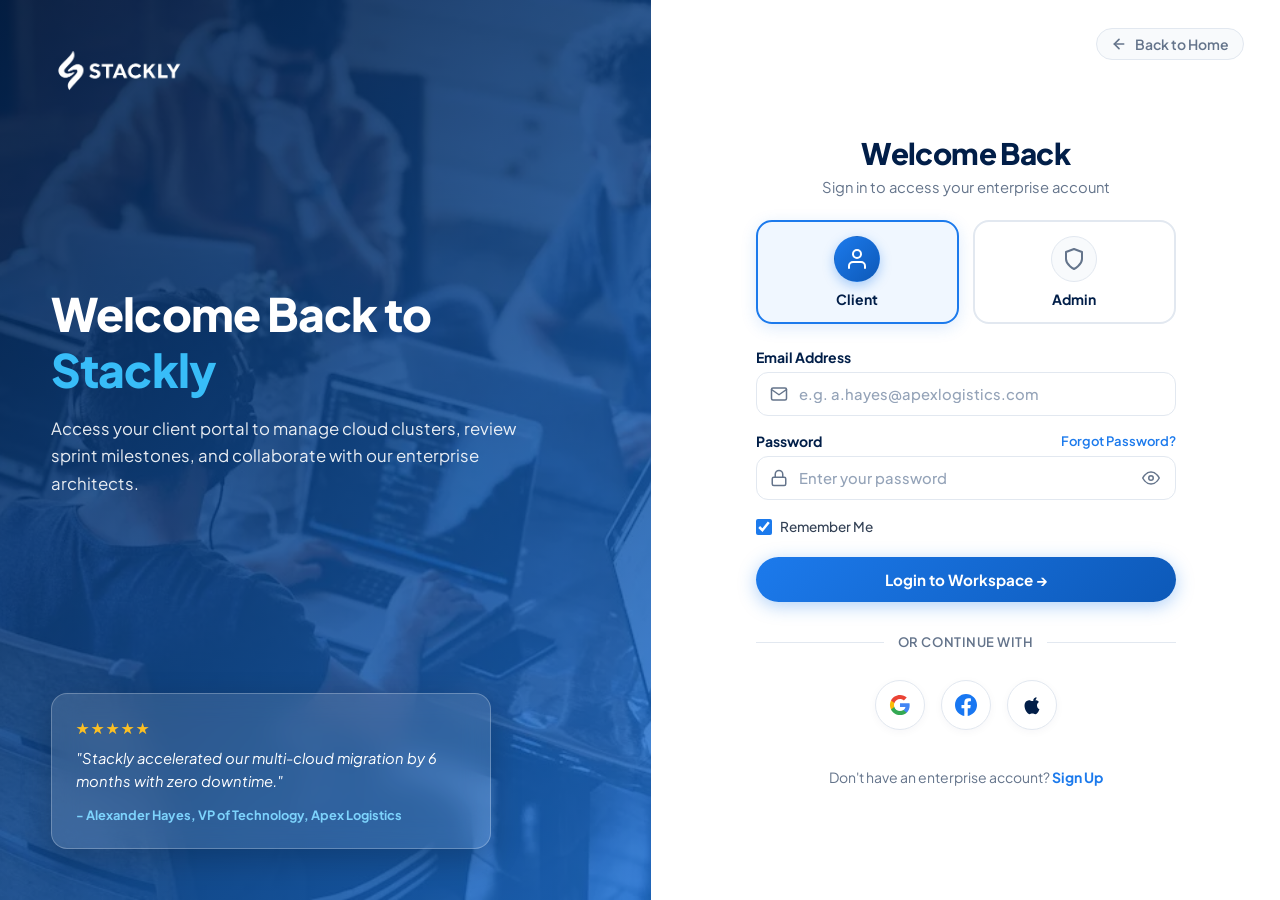
<file: login.html>
<!DOCTYPE html>
<html lang="en">
<head>
  <meta charset="UTF-8">
  <meta name="viewport" content="width=device-width, initial-scale=1.0">
  <title>Login — Stackly IT Consulting</title>
  <meta name="description" content="Login to your Stackly enterprise account to manage cloud architectures, view sprint deliverables, and collaborate with our architects.">

  <!-- Google Fonts: Plus Jakarta Sans -->
  <link rel="preconnect" href="https://fonts.googleapis.com">
  <link rel="preconnect" href="https://fonts.gstatic.com" crossorigin>
  <link href="https://fonts.googleapis.com/css2?family=Plus+Jakarta+Sans:wght@300;400;500;600;700;800&family=Outfit:wght@500;600;700;800&display=swap" rel="stylesheet">

  <!-- CSS Stylesheet -->
  <link rel="stylesheet" href="css/animation.css">
  <link rel="stylesheet" href="css/login.css">
  <link rel="stylesheet" href="css/responsive.css">
</head>
<body class="login-body">

  <div class="login-container">
    <!-- Left Side: Brand & Visuals -->
    <div class="login-visuals">
      <div class="visuals-overlay"></div>
      <div class="visuals-content">
        <!-- Logo -->
        <a href="index.html" class="nav-logo login-logo" aria-label="STACKLY Home">
          <img src="assets/images/logo.webp" alt="Stackly Logo" class="logo-img">
        </a>

        <!-- Headline & Description -->
        <div class="visuals-text">
          <h1>Welcome Back to <span>Stackly</span></h1>
          <p>Access your client portal to manage cloud clusters, review sprint milestones, and collaborate with our enterprise architects.</p>
        </div>

        <!-- Glass Testimonial Card -->
        <div class="testimonial-mini glass-card">
          <div class="stars">&#9733;&#9733;&#9733;&#9733;&#9733;</div>
          <p>"Stackly accelerated our multi-cloud migration by 6 months with zero downtime."</p>
          <span>- Alexander Hayes, VP of Technology, Apex Logistics</span>
        </div>
      </div>
    </div>

    <!-- Right Side: Light Theme Login Form -->
    <div class="login-form-container">
      <!-- Back to Home -->
      <div class="back-home">
        <a href="index.html" aria-label="Back to Homepage">
          <svg width="16" height="16" viewBox="0 0 24 24" fill="none" stroke="currentColor" stroke-width="2.5" stroke-linecap="round" stroke-linejoin="round">
            <line x1="19" y1="12" x2="5" y2="12"></line>
            <polyline points="12 19 5 12 12 5"></polyline>
          </svg>
          <span>Back to Home</span>
        </a>
      </div>

      <div class="form-wrapper">
        <!-- Header -->
        <div class="form-header">
          <h2>Welcome Back</h2>
          <p>Sign in to access your enterprise account</p>
        </div>

        <!-- Role Selector (Client vs Admin) -->
        <div class="role-selector" role="radiogroup" aria-label="Select Account Role">
          <button type="button" class="role-option active" data-role="client" role="radio" aria-checked="true">
            <div class="role-icon">
              <svg width="32" height="32" viewBox="0 0 24 24" fill="none" stroke="currentColor" stroke-width="2" stroke-linecap="round" stroke-linejoin="round">
                <path d="M20 21v-2a4 4 0 0 0-4-4H8a4 4 0 0 0-4 4v2"></path>
                <circle cx="12" cy="7" r="4"></circle>
              </svg>
            </div>
            <span>Client</span>
          </button>

          <button type="button" class="role-option" data-role="admin" role="radio" aria-checked="false">
            <div class="role-icon">
              <svg width="32" height="32" viewBox="0 0 24 24" fill="none" stroke="currentColor" stroke-width="2" stroke-linecap="round" stroke-linejoin="round">
                <path d="M12 22s8-4 8-10V5l-8-3-8 3v7c0 6 8 10 8 10z"></path>
              </svg>
            </div>
            <span>Admin</span>
          </button>
        </div>

        <!-- Form -->
        <form id="loginForm" class="login-form" novalidate>
          <!-- Email Address -->
          <div class="form-group">
            <label for="email">Email Address</label>
            <div class="input-with-icon" id="emailWrap">
              <svg viewBox="0 0 24 24" fill="none" stroke="currentColor" stroke-width="2" stroke-linecap="round" stroke-linejoin="round">
                <path d="M4 4h16c1.1 0 2 .9 2 2v12c0 1.1-.9 2-2 2H4c-1.1 0-2-.9-2-2V6c0-1.1.9-2 2-2z"></path>
                <polyline points="22,6 12,13 2,6"></polyline>
              </svg>
              <input type="email" id="email" name="email" placeholder="e.g. a.hayes@apexlogistics.com" required autocomplete="email">
            </div>
          </div>

          <!-- Password -->
          <div class="form-group">
            <div class="label-row">
              <label for="password">Password</label>
              <a href="404.html" class="forgot-link">Forgot Password?</a>
            </div>
            <div class="input-with-icon" id="passwordWrap">
              <svg viewBox="0 0 24 24" fill="none" stroke="currentColor" stroke-width="2" stroke-linecap="round" stroke-linejoin="round">
                <rect x="3" y="11" width="18" height="11" rx="2" ry="2"></rect>
                <path d="M7 11V7a5 5 0 0 1 10 0v4"></path>
              </svg>
              <input type="password" id="password" name="password" placeholder="Enter your password" required autocomplete="current-password">
              <button type="button" class="toggle-password" id="togglePassword" aria-label="Toggle password visibility">
                <svg viewBox="0 0 24 24" fill="none" stroke="currentColor" stroke-width="2" stroke-linecap="round" stroke-linejoin="round" class="eye-icon">
                  <path d="M1 12s4-8 11-8 11 8 11 8-4 8-11 8-11-8-11-8z"></path>
                  <circle cx="12" cy="12" r="3"></circle>
                </svg>
              </button>
            </div>
          </div>

          <!-- Remember Me -->
          <div class="checkbox-group">
            <input type="checkbox" id="remember" name="remember" checked>
            <label for="remember">Remember Me</label>
          </div>

          <!-- Submit Button -->
          <button type="submit" class="btn-primary login-submit-btn">
            <span>Login to Workspace &rarr;</span>
          </button>

          <!-- Social Divider -->
          <div class="social-divider">
            <span>or continue with</span>
          </div>

          <!-- Social Buttons (Google, Facebook, Apple) -->
          <div class="social-buttons" role="group" aria-label="Social Login Options">
            <button type="button" class="social-btn google-btn" data-provider="Google" data-action="404" onclick="window.location.href='404.html'" aria-label="Sign in with Google" title="Continue with Google">
              <svg width="22" height="22" viewBox="0 0 24 24" aria-hidden="true">
                <path fill="#4285F4" d="M22.56 12.25c0-.78-.07-1.53-.2-2.25H12v4.26h5.92c-.26 1.37-1.04 2.53-2.21 3.31v2.77h3.57c2.08-1.92 3.28-4.74 3.28-8.09z"/>
                <path fill="#34A853" d="M12 23c2.97 0 5.46-.98 7.28-2.66l-3.57-2.77c-.98.66-2.23 1.06-3.71 1.06-2.86 0-5.29-1.93-6.16-4.53H2.18v2.84C3.99 20.53 7.7 23 12 23z"/>
                <path fill="#FBBC05" d="M5.84 14.09c-.22-.66-.35-1.36-.35-2.09s.13-1.43.35-2.09V7.06H2.18C1.43 8.55 1 10.22 1 12s.43 3.45 1.18 4.94l2.85-2.22.81-.63z"/>
                <path fill="#EA4335" d="M12 5.38c1.62 0 3.06.56 4.21 1.64l3.15-3.15C17.45 2.09 14.97 1 12 1 7.7 1 3.99 3.47 2.18 7.06l3.66 2.84c.87-2.6 3.3-4.52 6.16-4.52z"/>
              </svg>
            </button>

            <button type="button" class="social-btn facebook-btn" data-provider="Facebook" data-action="404" onclick="window.location.href='404.html'" aria-label="Sign in with Facebook" title="Continue with Facebook">
              <svg width="22" height="22" viewBox="0 0 24 24" aria-hidden="true">
                <path fill="#1877F2" d="M24 12.073c0-6.627-5.373-12-12-12s-12 5.373-12 12c0 5.99 4.388 10.954 10.125 11.854v-8.385H7.078v-3.47h3.047V9.43c0-3.007 1.792-4.669 4.533-4.669 1.312 0 2.686.235 2.686.235v2.953H15.83c-1.491 0-1.956.925-1.956 1.874v2.25h3.328l-.532 3.47h-2.796v8.385C19.612 23.027 24 18.062 24 12.073z"/>
              </svg>
            </button>

            <button type="button" class="social-btn apple-btn" data-provider="Apple" data-action="404" onclick="window.location.href='404.html'" aria-label="Sign in with Apple" title="Continue with Apple">
              <svg width="22" height="22" viewBox="0 0 24 24" fill="#011e48" aria-hidden="true">
                <path d="M18.71 19.5c-.83 1.24-1.71 2.45-3.05 2.47-1.34.03-1.77-.79-3.29-.79-1.53 0-2 .77-3.27.82-1.31.05-2.3-1.32-3.14-2.53C4.25 17 2.94 12.45 4.7 9.39c.87-1.52 2.43-2.48 4.12-2.51 1.28-.02 2.5.87 3.29.87.78 0 2.26-1.07 3.81-.91.65.03 2.47.26 3.64 1.98-.09.06-2.17 1.28-2.15 3.81.03 3.02 2.65 4.03 2.68 4.04-.03.07-.42 1.44-1.38 2.83M15.97 6.37c.61-.75 1.04-1.8 0.92-2.87-.93.04-2.02.63-2.67 1.38-.58.66-1.09 1.73-.95 2.77 1.04.08 2.09-.53 2.7-1.28z"/>
              </svg>
            </button>
          </div>

          <!-- Sign Up Link -->
          <div class="signup-link">
            <p>Don't have an enterprise account? <a href="signup.html" class="accent-link">Sign Up</a></p>
          </div>
        </form>
      </div>
    </div>
  </div>

  <!-- Interactive Script -->
  <script>
    document.addEventListener('DOMContentLoaded', () => {
      // 1. Role Selector
      const roleOptions = document.querySelectorAll('.role-option');
      let selectedRole = 'client';

      // Restore saved email & role if present
      const savedEmail = localStorage.getItem('userEmail');
      const savedRole = localStorage.getItem('userRole');
      const emailInput = document.getElementById('email');

      if (savedEmail && emailInput) {
        emailInput.value = savedEmail;
      }
      if (savedRole === 'admin') {
        roleOptions.forEach(opt => {
          if (opt.getAttribute('data-role') === 'admin') {
            opt.classList.add('active');
            opt.setAttribute('aria-checked', 'true');
            selectedRole = 'admin';
          } else {
            opt.classList.remove('active');
            opt.setAttribute('aria-checked', 'false');
          }
        });
      }

      roleOptions.forEach(option => {
        option.addEventListener('click', () => {
          roleOptions.forEach(opt => {
            opt.classList.remove('active');
            opt.setAttribute('aria-checked', 'false');
          });
          option.classList.add('active');
          option.setAttribute('aria-checked', 'true');
          selectedRole = option.getAttribute('data-role');
        });
      });

      // 2. Password Visibility Toggle
      const toggleBtn = document.getElementById('togglePassword');
      const passwordInput = document.getElementById('password');

      if (toggleBtn && passwordInput) {
        toggleBtn.addEventListener('click', () => {
          const isPassword = passwordInput.getAttribute('type') === 'password';
          passwordInput.setAttribute('type', isPassword ? 'text' : 'password');

          if (isPassword) {
            toggleBtn.innerHTML = `
              <svg viewBox="0 0 24 24" fill="none" stroke="currentColor" stroke-width="2" stroke-linecap="round" stroke-linejoin="round">
                <path d="M17.94 17.94A10.07 10.07 0 0 1 12 20c-7 0-11-8-11-8a18.45 18.45 0 0 1 5.06-5.94M9.9 4.24A9.12 9.12 0 0 1 12 4c7 0 11 8 11 8a18.5 18.5 0 0 1-2.16 3.19m-6.72-1.07a3 3 0 1 1-4.24-4.24"></path>
                <line x1="1" y1="1" x2="23" y2="23"></line>
              </svg>`;
          } else {
            toggleBtn.innerHTML = `
              <svg viewBox="0 0 24 24" fill="none" stroke="currentColor" stroke-width="2" stroke-linecap="round" stroke-linejoin="round" class="eye-icon">
                <path d="M1 12s4-8 11-8 11 8 11 8-4 8-11 8-11-8-11-8z"></path>
                <circle cx="12" cy="12" r="3"></circle>
              </svg>`;
          }
        });
      }

      // 3. Form Submission & Validation
      const form = document.getElementById('loginForm');
      const emailWrap = document.getElementById('emailWrap');
      const passwordWrap = document.getElementById('passwordWrap');

      function validateEmail(email) {
        return /^[^\s@]+@[^\s@]+\.[^\s@]+$/.test(email);
      }

      form.addEventListener('submit', (e) => {
        e.preventDefault();
        const email = emailInput.value.trim();
        const password = passwordInput.value;
        let isValid = true;

        if (!validateEmail(email)) {
          emailWrap.classList.add('error');
          isValid = false;
        } else {
          emailWrap.classList.remove('error');
        }

        if (password.length < 4) {
          passwordWrap.classList.add('error');
          isValid = false;
        } else {
          passwordWrap.classList.remove('error');
        }

        if (isValid) {
          const btn = form.querySelector('.login-submit-btn');
          btn.innerHTML = '<span>Signing In...</span>';
          btn.disabled = true;

          // Save user credentials and compute name/initials for dashboards
          if (window.StacklyAuth) {
            window.StacklyAuth.login(email, selectedRole);
          } else {
            localStorage.setItem('userEmail', email);
            localStorage.setItem('userRole', selectedRole);
          }

          setTimeout(() => {
            if (selectedRole === 'admin') {
              window.location.href = 'admindashboard.html';
            } else {
              window.location.href = 'userdashboard.html';
            }
          }, 700);
        }
      });

      // 4. Social Login Button Handlers (Google, Facebook, Apple) -> Navigate to 404
      const socialButtons = document.querySelectorAll('.social-btn');
      socialButtons.forEach(btn => {
        btn.addEventListener('click', (e) => {
          e.preventDefault();
          window.location.href = '404.html';
        });
      });
    });
  </script>
  <!-- GSAP Animation Engine & Micro-Interactions -->
  <script src="js/vendor/gsap.min.js"></script>
  <script src="js/animations.js"></script>
  <script src="js/script.js"></script>
</body>
</html>
</file>
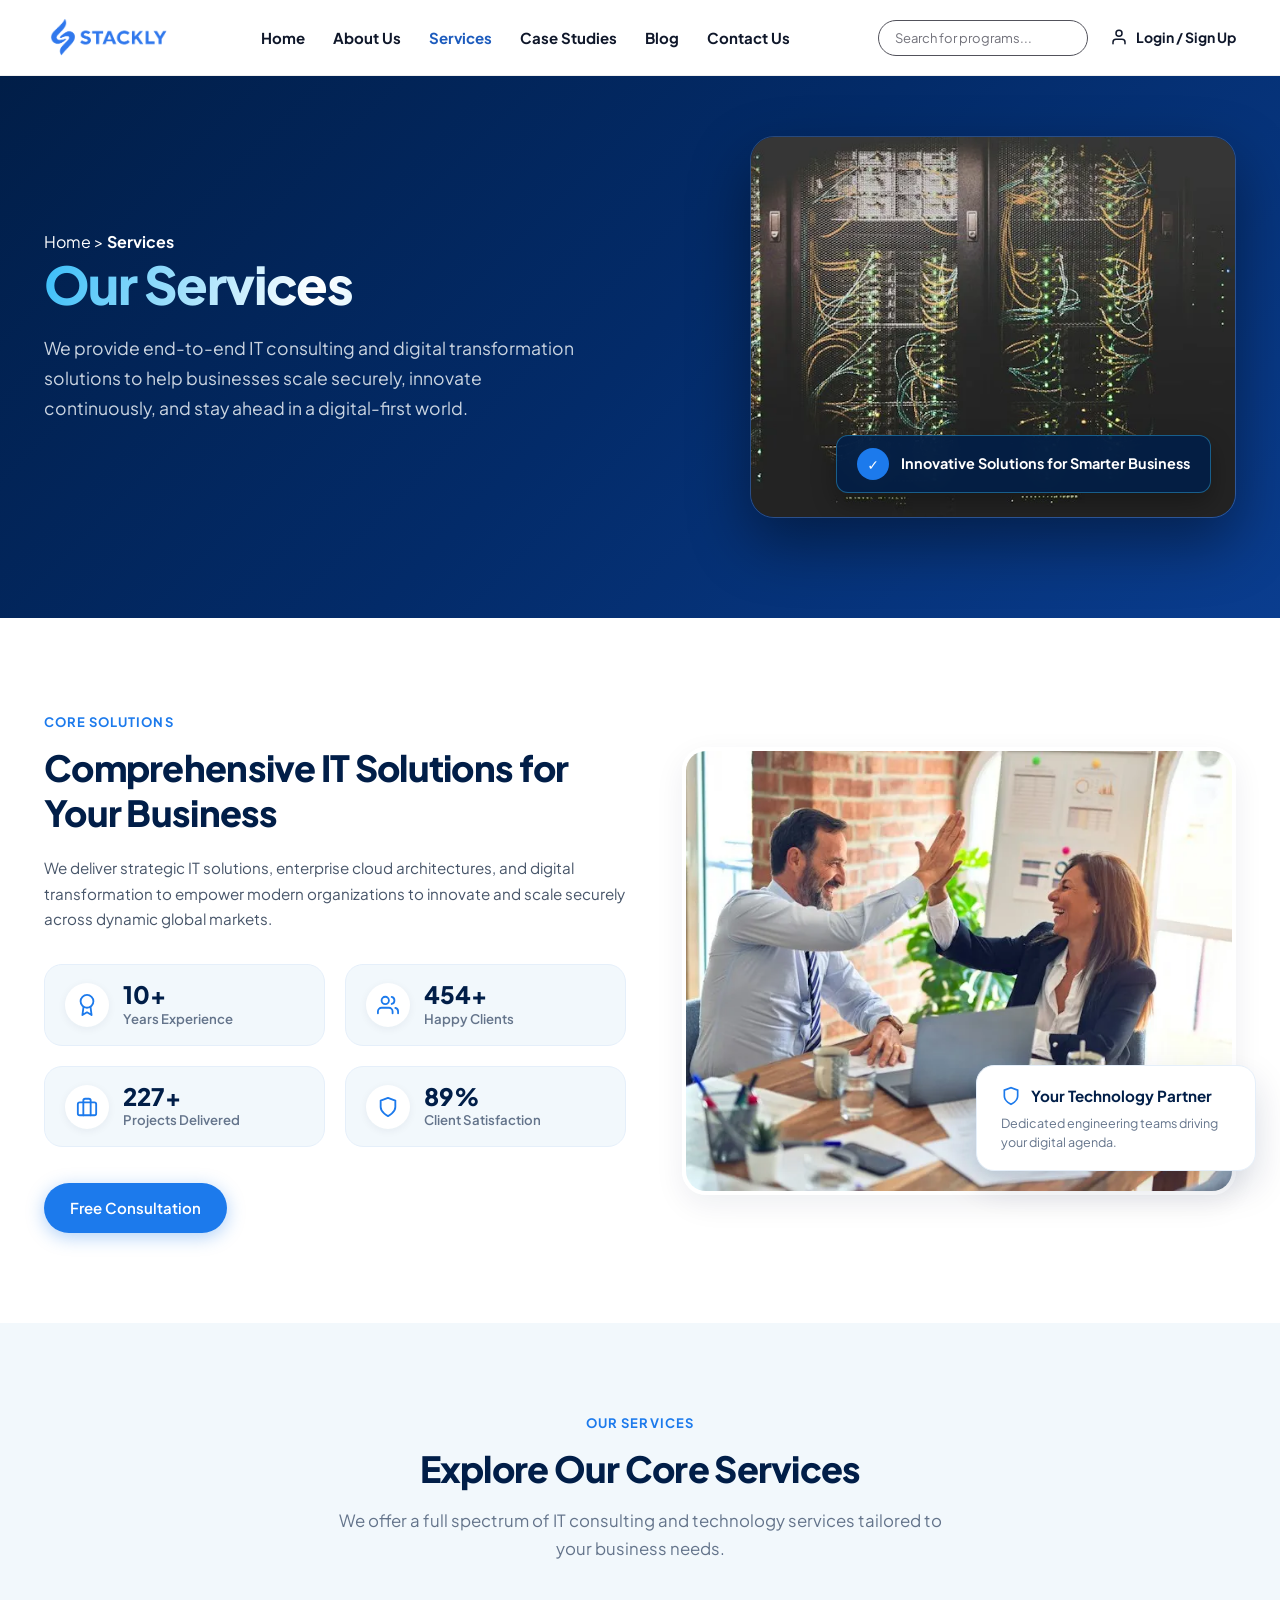
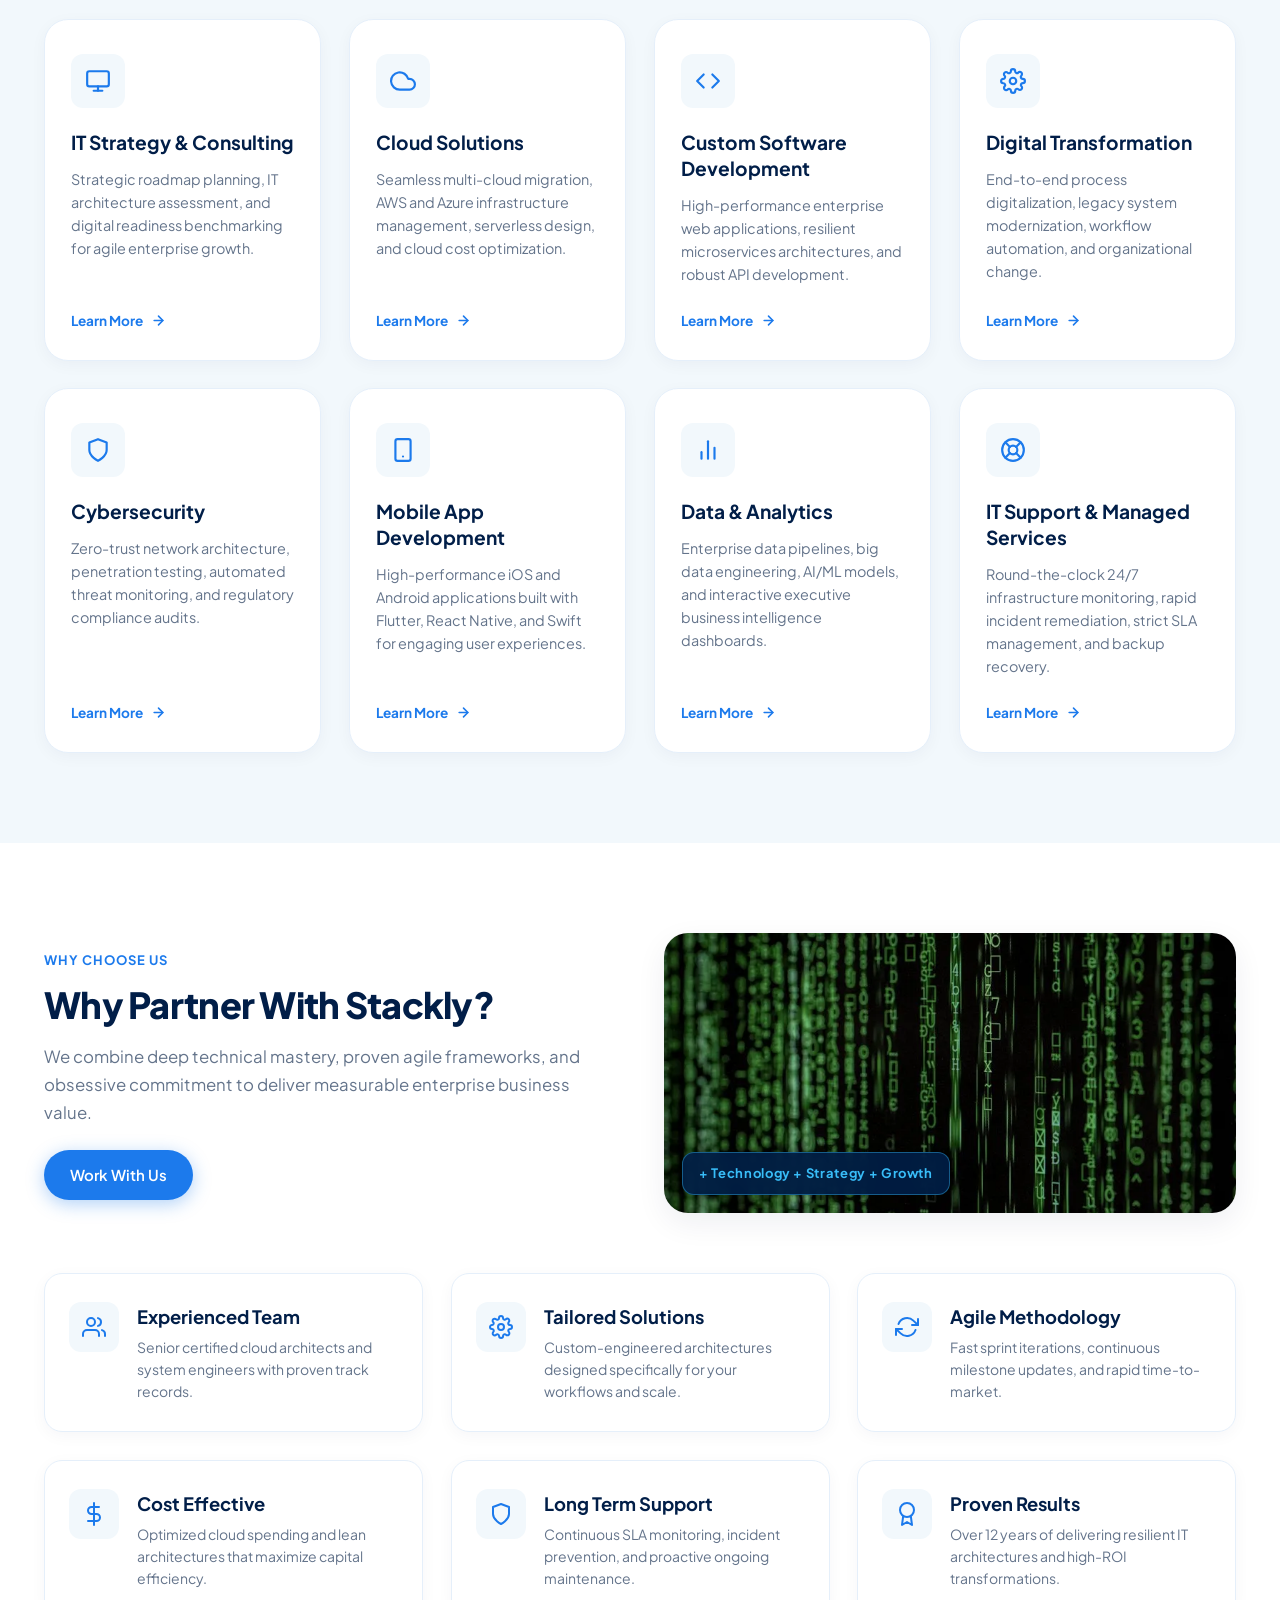
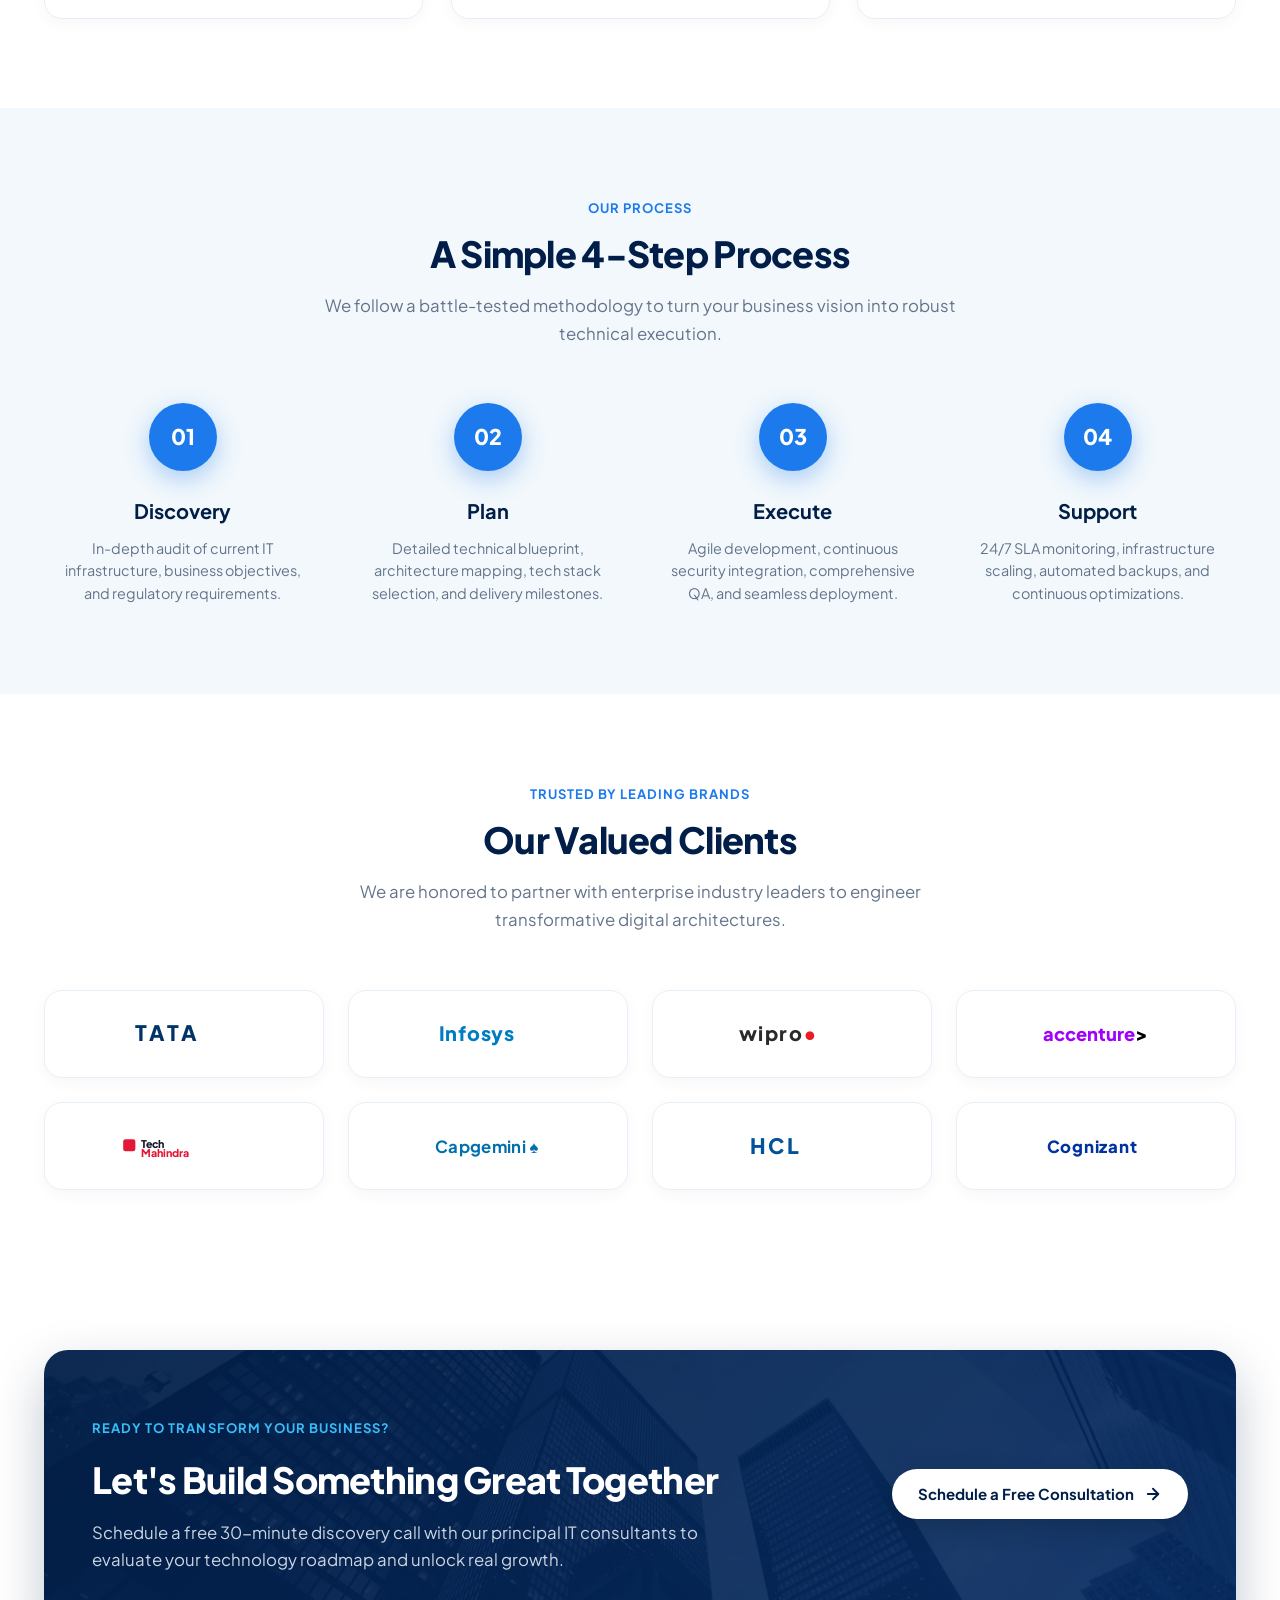
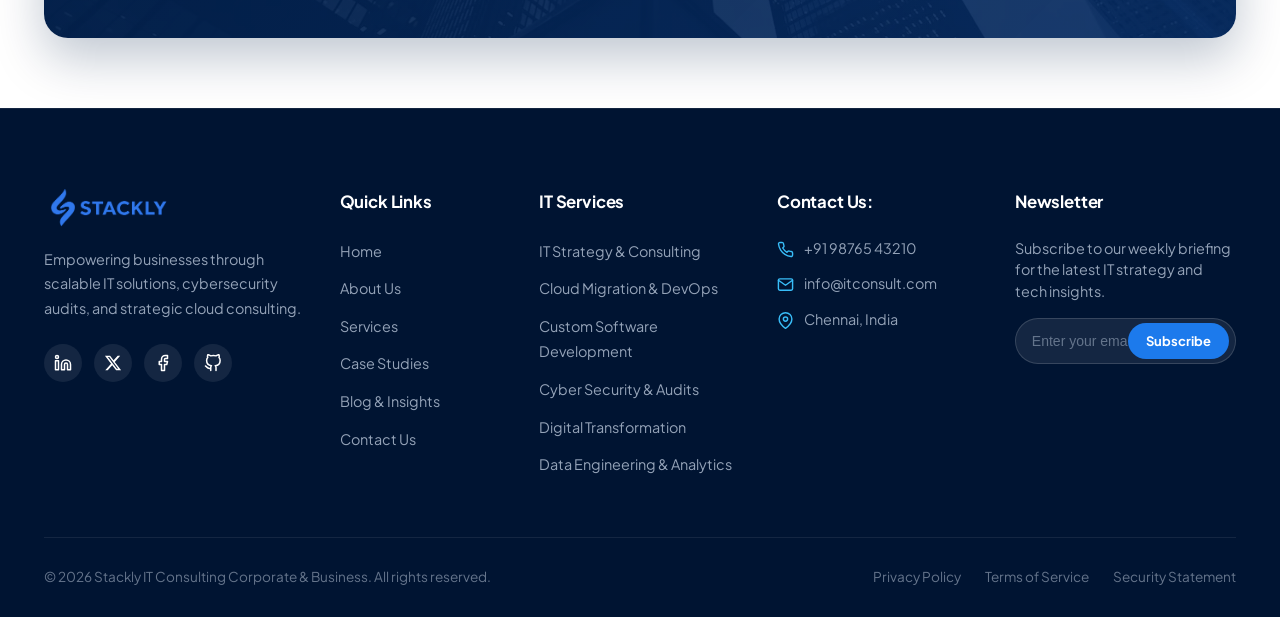
<file: services.html>
<!DOCTYPE html>
<html lang="en">
<head>
  <meta charset="UTF-8">
  <meta name="viewport" content="width=device-width, initial-scale=1.0">
  <title>Our Services | Stackly IT Consulting Corporate & Business</title>
  <meta name="description" content="Explore Stackly's comprehensive IT consulting services including cloud migration, enterprise software, cybersecurity, and digital transformation.">

  <!-- Google Fonts: Plus Jakarta Sans -->
  <link rel="preconnect" href="https://fonts.googleapis.com">
  <link rel="preconnect" href="https://fonts.gstatic.com" crossorigin>
  <link href="https://fonts.googleapis.com/css2?family=Plus+Jakarta+Sans:wght@300;400;500;600;700;800&display=swap" rel="stylesheet">

  <!-- CSS Stylesheets -->
  <link rel="stylesheet" href="css/index.css">
  <link rel="stylesheet" href="css/services.css">
  <link rel="stylesheet" href="css/animation.css">
  <link rel="stylesheet" href="css/responsive.css">
</head>
<body>

  <!-- ==========================================================================
       SITE HEADER / NAVIGATION
       ========================================================================== -->
  <header class="site-header">
    <div class="container navbar-container">
      <!-- Brand Logo -->
      <a href="index.html" class="brand-logo" aria-label="STACKLY Home">
        <img src="assets/images/logo.webp" alt="STACKLY" class="site-logo-img">
      </a>

      <!-- Navigation Menu -->
      <nav class="nav-menu" id="primaryNav">
        <a href="index.html" class="nav-link">Home</a>
        <a href="about.html" class="nav-link">About Us</a>
        <a href="services.html" class="nav-link active">Services</a>
        <a href="casestudies.html" class="nav-link">Case Studies</a>
        <a href="blog.html" class="nav-link">Blog</a>
        <a href="contact.html" class="nav-link">Contact Us</a>

        <!-- Mobile-only actions inside drawer -->
        <div class="mobile-nav-actions">
          <div class="nav-search-wrap">
            <input type="text" class="nav-search-input" placeholder="Search for programs..." aria-label="Search">
          </div>
          <a href="login.html" class="nav-user-auth">
            <svg viewBox="0 0 24 24" class="user-icon-svg" fill="none" stroke="currentColor" stroke-width="2" stroke-linecap="round" stroke-linejoin="round">
              <path d="M20 21v-2a4 4 0 0 0-4-4H8a4 4 0 0 0-4 4v2"></path>
              <circle cx="12" cy="7" r="4"></circle>
            </svg>
            <span>Login / Sign Up</span>
          </a>
        </div>
      </nav>

      <!-- Desktop Navigation Actions -->
      <div class="nav-actions">
        <div class="nav-search-wrap desktop-only">
          <input type="text" class="nav-search-input" placeholder="Search for programs..." aria-label="Search">
        </div>
        <a href="login.html" class="nav-user-auth desktop-only">
          <svg viewBox="0 0 24 24" class="user-icon-svg" fill="none" stroke="currentColor" stroke-width="2" stroke-linecap="round" stroke-linejoin="round">
            <path d="M20 21v-2a4 4 0 0 0-4-4H8a4 4 0 0 0-4 4v2"></path>
            <circle cx="12" cy="7" r="4"></circle>
          </svg>
          <span>Login / Sign Up</span>
        </a>
        <button class="mobile-toggle" aria-label="Toggle navigation" aria-expanded="false">
          <span></span>
          <span></span>
          <span></span>
        </button>
      </div>
    </div>
  </header>

  <main>
    <!-- ==========================================================================
         SERVICES HERO SECTION
         ========================================================================== -->
    <section class="services-hero-section">
      <div class="container">
        <div class="services-hero-grid">
          <!-- Left Content -->
          <div class="services-hero-content reveal">
            <div class="breadcrumb-trail">
              <a href="index.html">Home</a>
              <span>&gt;</span>
              <strong>Services</strong>
            </div>
            <h1 class="services-hero-title macbook-text-shimmer-light">Our Services</h1>
            <p class="services-hero-desc">
              We provide end-to-end IT consulting and digital transformation solutions to help businesses scale securely, innovate continuously, and stay ahead in a digital-first world.
            </p>
          </div>

          <!-- Right Visual -->
          <div class="services-hero-visual reveal delay-200">
            <div class="services-hero-frame">
              <img src="assets/images/service-hero.webp" alt="Cloud and IT Infrastructure Architecture" width="600" height="380" loading="eager">
              <div class="services-hero-badge animate-float">
                <div class="float-badge-icon">✓</div>
                <strong>Innovative Solutions for Smarter Business</strong>
              </div>
            </div>
          </div>
        </div>
      </div>
    </section>

    <!-- ==========================================================================
         SECTION 1: COMPREHENSIVE IT SOLUTIONS FOR YOUR BUSINESS
         ========================================================================== -->
    <section class="solutions-overview-section" id="overview">
      <div class="container">
        <div class="overview-grid">
          <!-- Left Text Column -->
          <div class="overview-text-col reveal">
            <div class="section-badge">CORE SOLUTIONS</div>
            <h2 class="section-title">Comprehensive IT Solutions for Your Business</h2>
            <p>
              We deliver strategic IT solutions, enterprise cloud architectures, and digital transformation to empower modern organizations to innovate and scale securely across dynamic global markets.
            </p>

            <div class="overview-stats-grid">
              <!-- Stat 1 -->
              <div class="overview-stat-item">
                <div class="overview-stat-icon">
                  <svg viewBox="0 0 24 24" fill="none" stroke="currentColor" stroke-width="2" stroke-linecap="round" stroke-linejoin="round">
                    <circle cx="12" cy="8" r="7"></circle>
                    <polyline points="8.21 13.89 7 23 12 20 17 23 15.79 13.88"></polyline>
                  </svg>
                </div>
                <div>
                  <div class="overview-stat-num" data-counter="12" data-suffix="+">12+</div>
                  <div class="overview-stat-lbl">Years Experience</div>
                </div>
              </div>

              <!-- Stat 2 -->
              <div class="overview-stat-item">
                <div class="overview-stat-icon">
                  <svg viewBox="0 0 24 24" fill="none" stroke="currentColor" stroke-width="2" stroke-linecap="round" stroke-linejoin="round">
                    <path d="M17 21v-2a4 4 0 0 0-4-4H5a4 4 0 0 0-4 4v2"></path>
                    <circle cx="9" cy="7" r="4"></circle>
                    <path d="M23 21v-2a4 4 0 0 0-3-3.87"></path>
                    <path d="M16 3.13a4 4 0 0 1 0 7.75"></path>
                  </svg>
                </div>
                <div>
                  <div class="overview-stat-num" data-counter="500" data-suffix="+">500+</div>
                  <div class="overview-stat-lbl">Happy Clients</div>
                </div>
              </div>

              <!-- Stat 3 -->
              <div class="overview-stat-item">
                <div class="overview-stat-icon">
                  <svg viewBox="0 0 24 24" fill="none" stroke="currentColor" stroke-width="2" stroke-linecap="round" stroke-linejoin="round">
                    <rect x="2" y="7" width="20" height="14" rx="2" ry="2"></rect>
                    <path d="M16 21V5a2 2 0 0 0-2-2h-4a2 2 0 0 0-2 2v16"></path>
                  </svg>
                </div>
                <div>
                  <div class="overview-stat-num" data-counter="250" data-suffix="+">250+</div>
                  <div class="overview-stat-lbl">Projects Delivered</div>
                </div>
              </div>

              <!-- Stat 4 -->
              <div class="overview-stat-item">
                <div class="overview-stat-icon">
                  <svg viewBox="0 0 24 24" fill="none" stroke="currentColor" stroke-width="2" stroke-linecap="round" stroke-linejoin="round">
                    <path d="M12 22s8-4 8-10V5l-8-3-8 3v7c0 6 8 10 8 10z"></path>
                  </svg>
                </div>
                <div>
                  <div class="overview-stat-num" data-counter="98" data-suffix="%">98%</div>
                  <div class="overview-stat-lbl">Client Satisfaction</div>
                </div>
              </div>
            </div>

            <a href="#consultation" data-open-modal="consultation" class="btn btn-primary">Free Consultation</a>
          </div>

          <!-- Right Image Column -->
          <div class="overview-image-col reveal delay-200">
            <div class="overview-image-frame">
              <img src="assets/images/service-team.webp" alt="Stackly IT Consulting Team in Strategy Meeting" width="600" height="440" loading="lazy">
            </div>
            <div class="partner-float-badge animate-float">
              <div class="partner-badge-header">
                <svg viewBox="0 0 24 24" fill="none" stroke="currentColor" stroke-width="2"><path d="M12 22s8-4 8-10V5l-8-3-8 3v7c0 6 8 10 8 10z"/></svg>
                <strong>Your Technology Partner</strong>
              </div>
              <p>Dedicated engineering teams driving your digital agenda.</p>
            </div>
          </div>
        </div>
      </div>
    </section>

    <!-- ==========================================================================
         SECTION 2: EXPLORE OUR CORE SERVICES (8 SERVICES GRID)
         ========================================================================== -->
    <section class="core-services-section" id="core-services">
      <div class="container">
        <div class="section-header-center reveal">
          <div class="section-badge">OUR SERVICES</div>
          <h2 class="section-title">Explore Our Core Services</h2>
          <p class="section-subtitle">
            We offer a full spectrum of IT consulting and technology services tailored to your business needs.
          </p>
        </div>

        <div class="core-services-grid">
          <!-- Service 1: IT Strategy -->
          <div class="core-service-card reveal delay-100">
            <div class="core-serv-icon-box">
              <svg viewBox="0 0 24 24" fill="none" stroke="currentColor" stroke-width="2" stroke-linecap="round" stroke-linejoin="round">
                <rect x="2" y="3" width="20" height="14" rx="2" ry="2"></rect>
                <line x1="8" y1="21" x2="16" y2="21"></line>
                <line x1="12" y1="17" x2="12" y2="21"></line>
              </svg>
            </div>
            <h3 class="core-serv-title">IT Strategy &amp; Consulting</h3>
            <p class="core-serv-desc">
              Strategic roadmap planning, IT architecture assessment, and digital readiness benchmarking for agile enterprise growth.
            </p>
            <a href="#consultation" data-open-modal="consultation" class="core-serv-link">
              Learn More
              <svg viewBox="0 0 24 24" fill="none" stroke="currentColor" stroke-width="2.5" stroke-linecap="round" stroke-linejoin="round">
                <line x1="5" y1="12" x2="19" y2="12"></line>
                <polyline points="12 5 19 12 12 19"></polyline>
              </svg>
            </a>
          </div>

          <!-- Service 2: Cloud Solutions -->
          <div class="core-service-card reveal delay-200">
            <div class="core-serv-icon-box">
              <svg viewBox="0 0 24 24" fill="none" stroke="currentColor" stroke-width="2" stroke-linecap="round" stroke-linejoin="round">
                <path d="M18 10h-1.26A8 8 0 1 0 9 20h9a5 5 0 0 0 0-10z"></path>
              </svg>
            </div>
            <h3 class="core-serv-title">Cloud Solutions</h3>
            <p class="core-serv-desc">
              Seamless multi-cloud migration, AWS and Azure infrastructure management, serverless design, and cloud cost optimization.
            </p>
            <a href="#consultation" data-open-modal="consultation" class="core-serv-link">
              Learn More
              <svg viewBox="0 0 24 24" fill="none" stroke="currentColor" stroke-width="2.5" stroke-linecap="round" stroke-linejoin="round">
                <line x1="5" y1="12" x2="19" y2="12"></line>
                <polyline points="12 5 19 12 12 19"></polyline>
              </svg>
            </a>
          </div>

          <!-- Service 3: Custom Software Development -->
          <div class="core-service-card reveal delay-300">
            <div class="core-serv-icon-box">
              <svg viewBox="0 0 24 24" fill="none" stroke="currentColor" stroke-width="2" stroke-linecap="round" stroke-linejoin="round">
                <polyline points="16 18 22 12 16 6"></polyline>
                <polyline points="8 6 2 12 8 18"></polyline>
              </svg>
            </div>
            <h3 class="core-serv-title">Custom Software Development</h3>
            <p class="core-serv-desc">
              High-performance enterprise web applications, resilient microservices architectures, and robust API development.
            </p>
            <a href="#consultation" data-open-modal="consultation" class="core-serv-link">
              Learn More
              <svg viewBox="0 0 24 24" fill="none" stroke="currentColor" stroke-width="2.5" stroke-linecap="round" stroke-linejoin="round">
                <line x1="5" y1="12" x2="19" y2="12"></line>
                <polyline points="12 5 19 12 12 19"></polyline>
              </svg>
            </a>
          </div>

          <!-- Service 4: Digital Transformation -->
          <div class="core-service-card reveal delay-400">
            <div class="core-serv-icon-box">
              <svg viewBox="0 0 24 24" fill="none" stroke="currentColor" stroke-width="2" stroke-linecap="round" stroke-linejoin="round">
                <circle cx="12" cy="12" r="3"></circle>
                <path d="M19.4 15a1.65 1.65 0 0 0 .33 1.82l.06.06a2 2 0 0 1 0 2.83 2 2 0 0 1-2.83 0l-.06-.06a1.65 1.65 0 0 0-1.82-.33 1.65 1.65 0 0 0-1 1.51V21a2 2 0 0 1-2 2 2 2 0 0 1-2-2v-.09A1.65 1.65 0 0 0 9 19.4a1.65 1.65 0 0 0-1.82.33l-.06.06a2 2 0 0 1-2.83 0 2 2 0 0 1 0-2.83l.06-.06a1.65 1.65 0 0 0 .33-1.82 1.65 1.65 0 0 0-1.51-1H3a2 2 0 0 1-2-2 2 2 0 0 1 2-2h.09A1.65 1.65 0 0 0 4.6 9a1.65 1.65 0 0 0-.33-1.82l-.06-.06a2 2 0 0 1 0-2.83 2 2 0 0 1 2.83 0l.06.06a1.65 1.65 0 0 0 1.82.33H9a1.65 1.65 0 0 0 1-1.51V3a2 2 0 0 1 2-2 2 2 0 0 1 2 2v.09a1.65 1.65 0 0 0 1 1.51 1.65 1.65 0 0 0 1.82-.33l.06-.06a2 2 0 0 1 2.83 0 2 2 0 0 1 0 2.83l-.06.06a1.65 1.65 0 0 0-.33 1.82V9a1.65 1.65 0 0 0 1.51 1H21a2 2 0 0 1 2 2 2 2 0 0 1-2 2h-.09a1.65 1.65 0 0 0-1.51 1z"></path>
              </svg>
            </div>
            <h3 class="core-serv-title">Digital Transformation</h3>
            <p class="core-serv-desc">
              End-to-end process digitalization, legacy system modernization, workflow automation, and organizational change.
            </p>
            <a href="#consultation" data-open-modal="consultation" class="core-serv-link">
              Learn More
              <svg viewBox="0 0 24 24" fill="none" stroke="currentColor" stroke-width="2.5" stroke-linecap="round" stroke-linejoin="round">
                <line x1="5" y1="12" x2="19" y2="12"></line>
                <polyline points="12 5 19 12 12 19"></polyline>
              </svg>
            </a>
          </div>

          <!-- Service 5: Cybersecurity -->
          <div class="core-service-card reveal delay-100">
            <div class="core-serv-icon-box">
              <svg viewBox="0 0 24 24" fill="none" stroke="currentColor" stroke-width="2" stroke-linecap="round" stroke-linejoin="round">
                <path d="M12 22s8-4 8-10V5l-8-3-8 3v7c0 6 8 10 8 10z"></path>
              </svg>
            </div>
            <h3 class="core-serv-title">Cybersecurity</h3>
            <p class="core-serv-desc">
              Zero-trust network architecture, penetration testing, automated threat monitoring, and regulatory compliance audits.
            </p>
            <a href="#consultation" data-open-modal="consultation" class="core-serv-link">
              Learn More
              <svg viewBox="0 0 24 24" fill="none" stroke="currentColor" stroke-width="2.5" stroke-linecap="round" stroke-linejoin="round">
                <line x1="5" y1="12" x2="19" y2="12"></line>
                <polyline points="12 5 19 12 12 19"></polyline>
              </svg>
            </a>
          </div>

          <!-- Service 6: Mobile App Development -->
          <div class="core-service-card reveal delay-200">
            <div class="core-serv-icon-box">
              <svg viewBox="0 0 24 24" fill="none" stroke="currentColor" stroke-width="2" stroke-linecap="round" stroke-linejoin="round">
                <rect x="5" y="2" width="14" height="20" rx="2" ry="2"></rect>
                <line x1="12" y1="18" x2="12.01" y2="18"></line>
              </svg>
            </div>
            <h3 class="core-serv-title">Mobile App Development</h3>
            <p class="core-serv-desc">
              High-performance iOS and Android applications built with Flutter, React Native, and Swift for engaging user experiences.
            </p>
            <a href="#consultation" data-open-modal="consultation" class="core-serv-link">
              Learn More
              <svg viewBox="0 0 24 24" fill="none" stroke="currentColor" stroke-width="2.5" stroke-linecap="round" stroke-linejoin="round">
                <line x1="5" y1="12" x2="19" y2="12"></line>
                <polyline points="12 5 19 12 12 19"></polyline>
              </svg>
            </a>
          </div>

          <!-- Service 7: Data & Analytics -->
          <div class="core-service-card reveal delay-300">
            <div class="core-serv-icon-box">
              <svg viewBox="0 0 24 24" fill="none" stroke="currentColor" stroke-width="2" stroke-linecap="round" stroke-linejoin="round">
                <line x1="18" y1="20" x2="18" y2="10"></line>
                <line x1="12" y1="20" x2="12" y2="4"></line>
                <line x1="6" y1="20" x2="6" y2="14"></line>
              </svg>
            </div>
            <h3 class="core-serv-title">Data &amp; Analytics</h3>
            <p class="core-serv-desc">
              Enterprise data pipelines, big data engineering, AI/ML models, and interactive executive business intelligence dashboards.
            </p>
            <a href="#consultation" data-open-modal="consultation" class="core-serv-link">
              Learn More
              <svg viewBox="0 0 24 24" fill="none" stroke="currentColor" stroke-width="2.5" stroke-linecap="round" stroke-linejoin="round">
                <line x1="5" y1="12" x2="19" y2="12"></line>
                <polyline points="12 5 19 12 12 19"></polyline>
              </svg>
            </a>
          </div>

          <!-- Service 8: IT Support & Managed Services -->
          <div class="core-service-card reveal delay-400">
            <div class="core-serv-icon-box">
              <svg viewBox="0 0 24 24" fill="none" stroke="currentColor" stroke-width="2" stroke-linecap="round" stroke-linejoin="round">
                <circle cx="12" cy="12" r="10"></circle>
                <circle cx="12" cy="12" r="4"></circle>
                <line x1="4.93" y1="4.93" x2="9.17" y2="9.17"></line>
                <line x1="14.83" y1="14.83" x2="19.07" y2="19.07"></line>
                <line x1="14.83" y1="9.17" x2="19.07" y2="4.93"></line>
                <line x1="4.93" y1="19.07" x2="9.17" y2="14.83"></line>
              </svg>
            </div>
            <h3 class="core-serv-title">IT Support &amp; Managed Services</h3>
            <p class="core-serv-desc">
              Round-the-clock 24/7 infrastructure monitoring, rapid incident remediation, strict SLA management, and backup recovery.
            </p>
            <a href="#consultation" data-open-modal="consultation" class="core-serv-link">
              Learn More
              <svg viewBox="0 0 24 24" fill="none" stroke="currentColor" stroke-width="2.5" stroke-linecap="round" stroke-linejoin="round">
                <line x1="5" y1="12" x2="19" y2="12"></line>
                <polyline points="12 5 19 12 12 19"></polyline>
              </svg>
            </a>
          </div>
        </div>
      </div>
    </section>

    <!-- ==========================================================================
         SECTION 3: WHY PARTNER WITH US SECTION
         ========================================================================== -->
    <section class="why-partner-section">
      <div class="container">
        <!-- Top Split Header & Banner -->
        <div class="why-partner-top reveal">
          <div>
            <div class="section-badge">WHY CHOOSE US</div>
            <h2 class="section-title">Why Partner With Stackly?</h2>
            <p class="section-subtitle" style="margin-bottom: 24px;">
              We combine deep technical mastery, proven agile frameworks, and obsessive commitment to deliver measurable enterprise business value.
            </p>
            <a href="contact.html" class="btn btn-primary">Work With Us</a>
          </div>

          <div class="why-partner-img-frame">
            <img src="assets/images/service-network.webp" alt="Global Cybersecurity and Strategy Network" width="600" height="280" loading="lazy">
            <div class="why-partner-badge">+ Technology + Strategy + Growth</div>
          </div>
        </div>

        <!-- 6 Feature Boxes -->
        <div class="why-features-grid">
          <!-- Feat 1 -->
          <div class="why-feature-card reveal delay-100">
            <div class="why-feat-icon">
              <svg viewBox="0 0 24 24" fill="none" stroke="currentColor" stroke-width="2" stroke-linecap="round" stroke-linejoin="round">
                <path d="M17 21v-2a4 4 0 0 0-4-4H5a4 4 0 0 0-4 4v2"></path>
                <circle cx="9" cy="7" r="4"></circle>
                <path d="M23 21v-2a4 4 0 0 0-3-3.87"></path>
                <path d="M16 3.13a4 4 0 0 1 0 7.75"></path>
              </svg>
            </div>
            <div class="why-feat-info">
              <h4>Experienced Team</h4>
              <p>Senior certified cloud architects and system engineers with proven track records.</p>
            </div>
          </div>

          <!-- Feat 2 -->
          <div class="why-feature-card reveal delay-200">
            <div class="why-feat-icon">
              <svg viewBox="0 0 24 24" fill="none" stroke="currentColor" stroke-width="2" stroke-linecap="round" stroke-linejoin="round">
                <circle cx="12" cy="12" r="3"></circle>
                <path d="M19.4 15a1.65 1.65 0 0 0 .33 1.82l.06.06a2 2 0 0 1 0 2.83 2 2 0 0 1-2.83 0l-.06-.06a1.65 1.65 0 0 0-1.82-.33 1.65 1.65 0 0 0-1 1.51V21a2 2 0 0 1-2 2 2 2 0 0 1-2-2v-.09A1.65 1.65 0 0 0 9 19.4a1.65 1.65 0 0 0-1.82.33l-.06.06a2 2 0 0 1-2.83 0 2 2 0 0 1 0-2.83l.06-.06a1.65 1.65 0 0 0 .33-1.82 1.65 1.65 0 0 0-1.51-1H3a2 2 0 0 1-2-2 2 2 0 0 1 2-2h.09A1.65 1.65 0 0 0 4.6 9a1.65 1.65 0 0 0-.33-1.82l-.06-.06a2 2 0 0 1 0-2.83 2 2 0 0 1 2.83 0l.06.06a1.65 1.65 0 0 0 1.82.33H9a1.65 1.65 0 0 0 1-1.51V3a2 2 0 0 1 2-2 2 2 0 0 1 2 2v.09a1.65 1.65 0 0 0 1 1.51 1.65 1.65 0 0 0 1.82-.33l.06-.06a2 2 0 0 1 2.83 0 2 2 0 0 1 0 2.83l-.06.06a1.65 1.65 0 0 0-.33 1.82V9a1.65 1.65 0 0 0 1.51 1H21a2 2 0 0 1 2 2 2 2 0 0 1-2 2h-.09a1.65 1.65 0 0 0-1.51 1z"></path>
              </svg>
            </div>
            <div class="why-feat-info">
              <h4>Tailored Solutions</h4>
              <p>Custom-engineered architectures designed specifically for your workflows and scale.</p>
            </div>
          </div>

          <!-- Feat 3 -->
          <div class="why-feature-card reveal delay-300">
            <div class="why-feat-icon">
              <svg viewBox="0 0 24 24" fill="none" stroke="currentColor" stroke-width="2" stroke-linecap="round" stroke-linejoin="round">
                <polyline points="23 4 23 10 17 10"></polyline>
                <polyline points="1 20 1 14 7 14"></polyline>
                <path d="M3.51 9a9 9 0 0 1 14.85-3.36L23 10M1 14l4.64 4.36A9 9 0 0 0 20.49 15"></path>
              </svg>
            </div>
            <div class="why-feat-info">
              <h4>Agile Methodology</h4>
              <p>Fast sprint iterations, continuous milestone updates, and rapid time-to-market.</p>
            </div>
          </div>

          <!-- Feat 4 -->
          <div class="why-feature-card reveal delay-100">
            <div class="why-feat-icon">
              <svg viewBox="0 0 24 24" fill="none" stroke="currentColor" stroke-width="2" stroke-linecap="round" stroke-linejoin="round">
                <line x1="12" y1="1" x2="12" y2="23"></line>
                <path d="M17 5H9.5a3.5 3.5 0 0 0 0 7h5a3.5 3.5 0 0 1 0 7H6"></path>
              </svg>
            </div>
            <div class="why-feat-info">
              <h4>Cost Effective</h4>
              <p>Optimized cloud spending and lean architectures that maximize capital efficiency.</p>
            </div>
          </div>

          <!-- Feat 5 -->
          <div class="why-feature-card reveal delay-200">
            <div class="why-feat-icon">
              <svg viewBox="0 0 24 24" fill="none" stroke="currentColor" stroke-width="2" stroke-linecap="round" stroke-linejoin="round">
                <path d="M12 22s8-4 8-10V5l-8-3-8 3v7c0 6 8 10 8 10z"></path>
              </svg>
            </div>
            <div class="why-feat-info">
              <h4>Long Term Support</h4>
              <p>Continuous SLA monitoring, incident prevention, and proactive ongoing maintenance.</p>
            </div>
          </div>

          <!-- Feat 6 -->
          <div class="why-feature-card reveal delay-300">
            <div class="why-feat-icon">
              <svg viewBox="0 0 24 24" fill="none" stroke="currentColor" stroke-width="2" stroke-linecap="round" stroke-linejoin="round">
                <circle cx="12" cy="8" r="7"></circle>
                <polyline points="8.21 13.89 7 23 12 20 17 23 15.79 13.88"></polyline>
              </svg>
            </div>
            <div class="why-feat-info">
              <h4>Proven Results</h4>
              <p>Over 12 years of delivering resilient IT architectures and high-ROI transformations.</p>
            </div>
          </div>
        </div>
      </div>
    </section>

    <!-- ==========================================================================
         SECTION 4: A SIMPLE 4-STEP PROCESS
         ========================================================================== -->
    <section class="simple-process-section">
      <div class="container">
        <div class="section-header-center reveal">
          <div class="section-badge">OUR PROCESS</div>
          <h2 class="section-title">A Simple 4-Step Process</h2>
          <p class="section-subtitle">
            We follow a battle-tested methodology to turn your business vision into robust technical execution.
          </p>
        </div>

        <div class="process-grid">
          <!-- Step 1 -->
          <div class="process-step-item reveal delay-100">
            <div class="process-num-circle">01</div>
            <h3 class="process-title">Discovery</h3>
            <p class="process-desc">
              In-depth audit of current IT infrastructure, business objectives, and regulatory requirements.
            </p>
          </div>

          <!-- Step 2 -->
          <div class="process-step-item reveal delay-200">
            <div class="process-num-circle">02</div>
            <h3 class="process-title">Plan</h3>
            <p class="process-desc">
              Detailed technical blueprint, architecture mapping, tech stack selection, and delivery milestones.
            </p>
          </div>

          <!-- Step 3 -->
          <div class="process-step-item reveal delay-300">
            <div class="process-num-circle">03</div>
            <h3 class="process-title">Execute</h3>
            <p class="process-desc">
              Agile development, continuous security integration, comprehensive QA, and seamless deployment.
            </p>
          </div>

          <!-- Step 4 -->
          <div class="process-step-item reveal delay-400">
            <div class="process-num-circle">04</div>
            <h3 class="process-title">Support</h3>
            <p class="process-desc">
              24/7 SLA monitoring, infrastructure scaling, automated backups, and continuous optimizations.
            </p>
          </div>
        </div>
      </div>
    </section>

    <!-- ==========================================================================
         SECTION 5: TRUSTED BY LEADING BRANDS (OUR VALUED CLIENTS)
         ========================================================================== -->
    <section class="clients-section">
      <div class="container">
        <div class="section-header-center reveal">
          <div class="section-badge">TRUSTED BY LEADING BRANDS</div>
          <h2 class="section-title">Our Valued Clients</h2>
          <p class="section-subtitle">
            We are honored to partner with enterprise industry leaders to engineer transformative digital architectures.
          </p>
        </div>

        <div class="clients-grid">
          <!-- Logo 1: TATA -->
          <div class="client-logo-card reveal delay-100" title="Tata">
            <svg class="client-brand-svg" viewBox="0 0 160 50" fill="none" xmlns="http://www.w3.org/2000/svg">
              <text x="15" y="34" font-family="'Plus Jakarta Sans', sans-serif" font-size="28" font-weight="900" fill="#003366" letter-spacing="4">TATA</text>
            </svg>
          </div>

          <!-- Logo 2: Infosys -->
          <div class="client-logo-card reveal delay-100" title="Infosys">
            <svg class="client-brand-svg" viewBox="0 0 160 50" fill="none" xmlns="http://www.w3.org/2000/svg">
              <text x="15" y="34" font-family="'Plus Jakarta Sans', sans-serif" font-size="26" font-weight="800" fill="#007cc3" letter-spacing="1">Infosys</text>
            </svg>
          </div>

          <!-- Logo 3: Wipro -->
          <div class="client-logo-card reveal delay-200" title="Wipro">
            <svg class="client-brand-svg" viewBox="0 0 160 50" fill="none" xmlns="http://www.w3.org/2000/svg">
              <text x="10" y="34" font-family="'Plus Jakarta Sans', sans-serif" font-size="26" font-weight="800" fill="#2c2a29" letter-spacing="2">wipro<tspan fill="#ec1c24">•</tspan></text>
            </svg>
          </div>

          <!-- Logo 4: Accenture -->
          <div class="client-logo-card reveal delay-200" title="Accenture">
            <svg class="client-brand-svg" viewBox="0 0 160 50" fill="none" xmlns="http://www.w3.org/2000/svg">
              <text x="10" y="34" font-family="'Plus Jakarta Sans', sans-serif" font-size="24" font-weight="800" fill="#a100ff" letter-spacing="0">accenture<tspan fill="#000000">&gt;</tspan></text>
            </svg>
          </div>

          <!-- Logo 5: Tech Mahindra -->
          <div class="client-logo-card reveal delay-300" title="Tech Mahindra">
            <svg class="client-brand-svg" viewBox="0 0 180 50" fill="none" xmlns="http://www.w3.org/2000/svg">
              <rect x="10" y="16" width="16" height="16" rx="3" fill="#e31837"/>
              <text x="34" y="27" font-family="'Plus Jakarta Sans', sans-serif" font-size="14" font-weight="800" fill="#111827">Tech</text>
              <text x="34" y="40" font-family="'Plus Jakarta Sans', sans-serif" font-size="14" font-weight="800" fill="#e31837">Mahindra</text>
            </svg>
          </div>

          <!-- Logo 6: Capgemini -->
          <div class="client-logo-card reveal delay-300" title="Capgemini">
            <svg class="client-brand-svg" viewBox="0 0 160 50" fill="none" xmlns="http://www.w3.org/2000/svg">
              <text x="10" y="34" font-family="'Plus Jakarta Sans', sans-serif" font-size="22" font-weight="700" fill="#0070ad" letter-spacing="0.5">Capgemini ♠</text>
            </svg>
          </div>

          <!-- Logo 7: HCL -->
          <div class="client-logo-card reveal delay-400" title="HCLTech">
            <svg class="client-brand-svg" viewBox="0 0 160 50" fill="none" xmlns="http://www.w3.org/2000/svg">
              <text x="25" y="35" font-family="'Plus Jakarta Sans', sans-serif" font-size="28" font-weight="900" fill="#00529b" letter-spacing="3">HCL</text>
            </svg>
          </div>

          <!-- Logo 8: Cognizant -->
          <div class="client-logo-card reveal delay-400" title="Cognizant">
            <svg class="client-brand-svg" viewBox="0 0 160 50" fill="none" xmlns="http://www.w3.org/2000/svg">
              <text x="15" y="34" font-family="'Plus Jakarta Sans', sans-serif" font-size="22" font-weight="800" fill="#0033a0" letter-spacing="1">Cognizant</text>
            </svg>
          </div>
        </div>
      </div>
    </section>

    <!-- ==========================================================================
         CALL TO ACTION BANNER (LET'S BUILD SOMETHING GREAT TOGETHER)
         ========================================================================== -->
    <section class="cta-banner-section">
      <div class="container">
        <div class="cta-banner-box reveal">
          <div class="cta-text-content">
            <div class="section-badge on-dark">READY TO TRANSFORM YOUR BUSINESS?</div>
            <h2 class="cta-title">Let's Build Something Great Together</h2>
            <p class="cta-desc">
              Schedule a free 30-minute discovery call with our principal IT consultants to evaluate your technology roadmap and unlock real growth.
            </p>
          </div>
          <div class="cta-action-wrap">
            <a href="404.html" class="btn btn-white">
              Schedule a Free Consultation
              <svg width="18" height="18" viewBox="0 0 24 24" fill="none" stroke="currentColor" stroke-width="2.5" stroke-linecap="round" stroke-linejoin="round">
                <line x1="5" y1="12" x2="19" y2="12"></line>
                <polyline points="12 5 19 12 12 19"></polyline>
              </svg>
            </a>
          </div>
        </div>
      </div>
    </section>
  </main>

  <!-- ==========================================================================
       SITE FOOTER
       ========================================================================== -->
  <footer class="site-footer">
    <div class="container">
      <div class="footer-top-grid">
        <!-- Brand Info -->
        <div class="footer-brand-col">
          <a href="index.html" class="brand-logo" aria-label="STACKLY Home">
            <img src="assets/images/logo.webp" alt="STACKLY" class="site-logo-img">
          </a>
          <p class="footer-desc">
            Empowering businesses through scalable IT solutions, cybersecurity audits, and strategic cloud consulting.
          </p>
          <div class="social-links">
            <a href="404.html" class="social-btn" aria-label="LinkedIn">
              <svg viewBox="0 0 24 24" fill="none" stroke="currentColor" stroke-width="2" stroke-linecap="round" stroke-linejoin="round">
                <path d="M16 8a6 6 0 0 1 6 6v7h-4v-7a2 2 0 0 0-2-2 2 2 0 0 0-2 2v7h-4v-7a6 6 0 0 1 6-6z"></path>
                <rect x="2" y="9" width="4" height="12"></rect>
                <circle cx="4" cy="4" r="2"></circle>
              </svg>
            </a>
            <a href="404.html" class="social-btn" aria-label="X (formerly Twitter)">
              <svg viewBox="0 0 24 24" fill="currentColor">
                <path d="M18.244 2.25h3.308l-7.227 8.26 8.502 11.24H16.17l-5.214-6.817L4.99 21.75H1.68l7.73-8.835L1.254 2.25H8.08l4.713 6.231zm-1.161 17.52h1.833L7.084 4.126H5.117z"></path>
              </svg>
            </a>
            <a href="404.html" class="social-btn" aria-label="Facebook">
              <svg viewBox="0 0 24 24" fill="none" stroke="currentColor" stroke-width="2" stroke-linecap="round" stroke-linejoin="round">
                <path d="M18 2h-3a5 5 0 0 0-5 5v3H7v4h3v8h4v-8h3l1-4h-4V7a1 1 0 0 1 1-1h3z"></path>
              </svg>
            </a>
            <a href="404.html" class="social-btn" aria-label="GitHub">
              <svg viewBox="0 0 24 24" fill="none" stroke="currentColor" stroke-width="2" stroke-linecap="round" stroke-linejoin="round">
                <path d="M9 19c-5 1.5-5-2.5-7-3m14 6v-3.87a3.37 3.37 0 0 0-.94-2.61c3.14-.35 6.44-1.54 6.44-7A5.44 5.44 0 0 0 20 4.77 5.07 5.07 0 0 0 19.91 1S18.73.65 16 2.48a13.38 13.38 0 0 0-7 0C6.27.65 5.09 1 5.09 1A5.07 5.07 0 0 0 5 4.77a5.44 5.44 0 0 0-1.5 3.78c0 5.42 3.3 6.61 6.44 7A3.37 3.37 0 0 0 9 18.13V22"></path>
              </svg>
            </a>
          </div>
        </div>

        <!-- Quick Links -->
        <div>
          <h4 class="footer-col-title">Quick Links</h4>
          <ul class="footer-nav-list">
            <li><a href="index.html">Home</a></li>
            <li><a href="about.html">About Us</a></li>
            <li><a href="services.html">Services</a></li>
            <li><a href="casestudies.html">Case Studies</a></li>
            <li><a href="blog.html">Blog &amp; Insights</a></li>
            <li><a href="contact.html">Contact Us</a></li>
          </ul>
        </div>

        <!-- Services -->
        <div>
          <h4 class="footer-col-title">IT Services</h4>
          <ul class="footer-nav-list">
            <li><a href="services.html">IT Strategy &amp; Consulting</a></li>
            <li><a href="services.html">Cloud Migration &amp; DevOps</a></li>
            <li><a href="services.html">Custom Software Development</a></li>
            <li><a href="services.html">Cyber Security &amp; Audits</a></li>
            <li><a href="services.html">Digital Transformation</a></li>
            <li><a href="services.html">Data Engineering &amp; Analytics</a></li>
          </ul>
        </div>

        <!-- Contact Us -->
        <div>
          <h4 class="footer-col-title">Contact Us:</h4>
          <ul class="footer-contact-list">
            <li>
              <svg viewBox="0 0 24 24" fill="none" stroke="currentColor" stroke-width="2" stroke-linecap="round" stroke-linejoin="round">
                <path d="M22 16.92v3a2 2 0 0 1-2.18 2 19.79 19.79 0 0 1-8.63-3.07 19.5 19.5 0 0 1-6-6 19.79 19.79 0 0 1-3.07-8.67A2 2 0 0 1 4.11 2h3a2 2 0 0 1 2 1.72 12.84 12.84 0 0 0 .7 2.81 2 2 0 0 1-.45 2.11L8.09 9.91a16 16 0 0 0 6 6l1.27-1.27a2 2 0 0 1 2.11-.45 12.84 12.84 0 0 0 2.81.7A2 2 0 0 1 22 16.92z"></path>
              </svg>
              <a href="tel:+919876543210">+91 98765 43210</a>
            </li>
            <li>
              <svg viewBox="0 0 24 24" fill="none" stroke="currentColor" stroke-width="2" stroke-linecap="round" stroke-linejoin="round">
                <path d="M4 4h16c1.1 0 2 .9 2 2v12c0 1.1-.9 2-2 2H4c-1.1 0-2-.9-2-2V6c0-1.1.9-2 2-2z"></path>
                <polyline points="22,6 12,13 2,6"></polyline>
              </svg>
              <a href="mailto:info@itconsult.com">info@itconsult.com</a>
            </li>
            <li>
              <svg viewBox="0 0 24 24" fill="none" stroke="currentColor" stroke-width="2" stroke-linecap="round" stroke-linejoin="round">
                <path d="M21 10c0 7-9 13-9 13s-9-6-9-13a9 9 0 0 1 18 0z"></path>
                <circle cx="12" cy="10" r="3"></circle>
              </svg>
              <span>Chennai, India</span>
            </li>
          </ul>
        </div>

        <!-- Contact & Newsletter -->
        <div>
          <h4 class="footer-col-title">Newsletter</h4>
          <p class="footer-newsletter-text">
            Subscribe to our weekly briefing for the latest IT strategy and tech insights.
          </p>
          <form class="newsletter-form" action="404.html" method="get">
            <input type="email" placeholder="Enter your email" aria-label="Email for newsletter">
            <button type="button" onclick="window.location.href='404.html'" data-action="404">Subscribe</button>
          </form>
        </div>
      </div>

      <!-- Footer Bottom -->
      <div class="footer-bottom-bar">
        <div>
          © 2026 Stackly IT Consulting Corporate &amp; Business. All rights reserved.
        </div>
        <div class="footer-legal-links">
          <a href="404.html">Privacy Policy</a>
          <a href="404.html">Terms of Service</a>
          <a href="404.html">Security Statement</a>
        </div>
      </div>
    </div>
  </footer>

  <!-- ==========================================================================
       CONSULTATION MODAL
       ========================================================================== -->
  <div class="modal-overlay" id="consultationModal" role="dialog" aria-modal="true" aria-labelledby="modalTitle">
    <div class="modal-card">
      <button class="modal-close-btn" aria-label="Close modal">&times;</button>
      <div class="modal-header">
        <h3 class="modal-title" id="modalTitle">Schedule Free Consultation</h3>
        <p class="modal-subtitle">Meet 1-on-1 with an enterprise IT architect. Zero obligation.</p>
      </div>
      <form class="modal-form" id="consultationForm">
        <div class="form-group">
          <label for="consultName">Your Name</label>
          <input type="text" id="consultName" class="form-control" placeholder="e.g. Michael Vance" required>
        </div>
        <div class="form-group">
          <label for="consultEmail">Business Email</label>
          <input type="email" id="consultEmail" class="form-control" placeholder="m.vance@company.com" required>
        </div>
        <div class="form-group">
          <label for="consultService">Primary Area of Interest</label>
          <select id="consultService" class="form-control">
            <option value="cloud">Cloud Migration &amp; Multi-Cloud Architecture</option>
            <option value="strategy">IT Strategy &amp; Enterprise Advisory</option>
            <option value="software">Custom Software &amp; API Modernization</option>
            <option value="security">Cybersecurity &amp; Compliance Audit</option>
            <option value="transformation">Digital Transformation &amp; Automation</option>
          </select>
        </div>
        <button type="submit" class="btn btn-primary" style="width: 100%; margin-top: 8px;">Confirm Consultation Request</button>
      </form>
    </div>
  </div>

  <!-- Back to Top Button -->
  <button class="back-to-top" aria-label="Back to top">
    <svg viewBox="0 0 24 24" fill="none" stroke="currentColor" stroke-width="2.5" stroke-linecap="round" stroke-linejoin="round">
      <polyline points="18 15 12 9 6 15"></polyline>
    </svg>
  </button>

  <!-- JavaScript Scripts -->
  <script src="js/validation.js"></script>
  <!-- GSAP & ScrollTrigger Animation Engine -->
  <script src="js/vendor/gsap.min.js"></script>
  <script src="js/vendor/ScrollTrigger.min.js"></script>
  <script src="js/animations.js"></script>
  <script src="js/consultation.js"></script>
  <script src="js/script.js"></script>
</body>
</html>
</file>
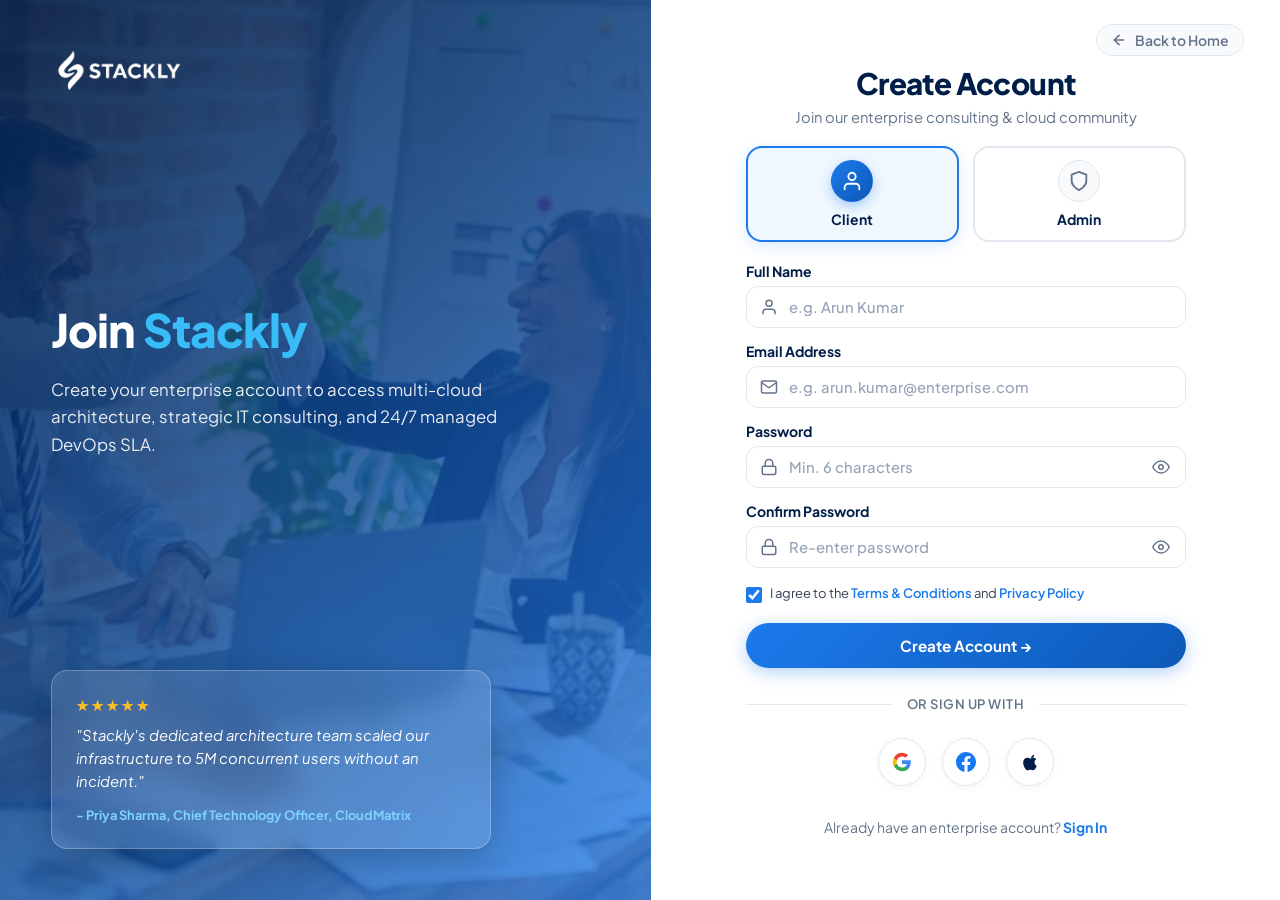
<file: signup.html>
<!DOCTYPE html>
<html lang="en">
<head>
  <meta charset="UTF-8">
  <meta name="viewport" content="width=device-width, initial-scale=1.0">
  <title>Sign Up — Stackly IT Consulting</title>
  <meta name="description" content="Create your Stackly enterprise account to access multi-cloud architecture, strategic IT consulting, and 24/7 managed DevOps SLA.">

  <!-- Google Fonts: Plus Jakarta Sans & Outfit -->
  <link rel="preconnect" href="https://fonts.googleapis.com">
  <link rel="preconnect" href="https://fonts.gstatic.com" crossorigin>
  <link href="https://fonts.googleapis.com/css2?family=Plus+Jakarta+Sans:wght@300;400;500;600;700;800&family=Outfit:wght@500;600;700;800&display=swap" rel="stylesheet">

  <!-- CSS Stylesheet -->
  <link rel="stylesheet" href="css/animation.css">
  <link rel="stylesheet" href="css/signup.css">
  <link rel="stylesheet" href="css/responsive.css">
</head>
<body class="signup-body">

  <div class="signup-container">
    <!-- Left Side: Brand & Visuals -->
    <div class="signup-visuals">
      <div class="visuals-overlay"></div>
      <div class="visuals-content">
        <!-- Logo -->
        <a href="index.html" class="nav-logo signup-logo" aria-label="STACKLY Home">
          <img src="assets/images/logo.webp" alt="Stackly Logo" class="logo-img">
        </a>

        <!-- Headline & Description -->
        <div class="visuals-text">
          <h1>Join <span>Stackly</span></h1>
          <p>Create your enterprise account to access multi-cloud architecture, strategic IT consulting, and 24/7 managed DevOps SLA.</p>
        </div>

        <!-- Glass Testimonial Card -->
        <div class="testimonial-mini glass-card">
          <div class="stars">&#9733;&#9733;&#9733;&#9733;&#9733;</div>
          <p>"Stackly's dedicated architecture team scaled our infrastructure to 5M concurrent users without an incident."</p>
          <span>- Priya Sharma, Chief Technology Officer, CloudMatrix</span>
        </div>
      </div>
    </div>

    <!-- Right Side: Light Theme Registration Form -->
    <div class="signup-form-container">
      <!-- Back to Home -->
      <div class="back-home">
        <a href="index.html" aria-label="Back to Homepage">
          <svg width="16" height="16" viewBox="0 0 24 24" fill="none" stroke="currentColor" stroke-width="2.5" stroke-linecap="round" stroke-linejoin="round">
            <line x1="19" y1="12" x2="5" y2="12"></line>
            <polyline points="12 19 5 12 12 5"></polyline>
          </svg>
          <span>Back to Home</span>
        </a>
      </div>

      <div class="form-wrapper">
        <!-- Header -->
        <div class="form-header">
          <h2>Create Account</h2>
          <p>Join our enterprise consulting &amp; cloud community</p>
        </div>

        <!-- Role Selector (Client vs Admin) -->
        <div class="role-selector" role="radiogroup" aria-label="Select Account Role">
          <button type="button" class="role-option active" data-role="client" role="radio" aria-checked="true">
            <div class="role-icon">
              <svg width="32" height="32" viewBox="0 0 24 24" fill="none" stroke="currentColor" stroke-width="2" stroke-linecap="round" stroke-linejoin="round">
                <path d="M20 21v-2a4 4 0 0 0-4-4H8a4 4 0 0 0-4 4v2"></path>
                <circle cx="12" cy="7" r="4"></circle>
              </svg>
            </div>
            <span>Client</span>
          </button>

          <button type="button" class="role-option" data-role="admin" role="radio" aria-checked="false">
            <div class="role-icon">
              <svg width="32" height="32" viewBox="0 0 24 24" fill="none" stroke="currentColor" stroke-width="2" stroke-linecap="round" stroke-linejoin="round">
                <path d="M12 22s8-4 8-10V5l-8-3-8 3v7c0 6 8 10 8 10z"></path>
              </svg>
            </div>
            <span>Admin</span>
          </button>
        </div>

        <!-- Form -->
        <form id="registerForm" class="signup-form" novalidate>
          <!-- Full Name -->
          <div class="form-group">
            <label for="fullname">Full Name</label>
            <div class="input-with-icon" id="nameWrap">
              <svg viewBox="0 0 24 24" fill="none" stroke="currentColor" stroke-width="2" stroke-linecap="round" stroke-linejoin="round">
                <path d="M20 21v-2a4 4 0 0 0-4-4H8a4 4 0 0 0-4 4v2"></path>
                <circle cx="12" cy="7" r="4"></circle>
              </svg>
              <input type="text" id="fullname" name="fullname" placeholder="e.g. Arun Kumar" required autocomplete="name">
            </div>
          </div>

          <!-- Email Address -->
          <div class="form-group">
            <label for="email">Email Address</label>
            <div class="input-with-icon" id="emailWrap">
              <svg viewBox="0 0 24 24" fill="none" stroke="currentColor" stroke-width="2" stroke-linecap="round" stroke-linejoin="round">
                <path d="M4 4h16c1.1 0 2 .9 2 2v12c0 1.1-.9 2-2 2H4c-1.1 0-2-.9-2-2V6c0-1.1.9-2 2-2z"></path>
                <polyline points="22,6 12,13 2,6"></polyline>
              </svg>
              <input type="email" id="email" name="email" placeholder="e.g. arun.kumar@enterprise.com" required autocomplete="email">
            </div>
          </div>

          <!-- Password -->
          <div class="form-group">
            <label for="password">Password</label>
            <div class="input-with-icon" id="passwordWrap">
              <svg viewBox="0 0 24 24" fill="none" stroke="currentColor" stroke-width="2" stroke-linecap="round" stroke-linejoin="round">
                <rect x="3" y="11" width="18" height="11" rx="2" ry="2"></rect>
                <path d="M7 11V7a5 5 0 0 1 10 0v4"></path>
              </svg>
              <input type="password" id="password" name="password" placeholder="Min. 6 characters" required autocomplete="new-password">
              <button type="button" class="toggle-password" id="togglePassword" aria-label="Toggle password visibility">
                <svg viewBox="0 0 24 24" fill="none" stroke="currentColor" stroke-width="2" stroke-linecap="round" stroke-linejoin="round" class="eye-icon">
                  <path d="M1 12s4-8 11-8 11 8 11 8-4 8-11 8-11-8-11-8z"></path>
                  <circle cx="12" cy="12" r="3"></circle>
                </svg>
              </button>
            </div>
          </div>

          <!-- Confirm Password -->
          <div class="form-group">
            <label for="confirmpassword">Confirm Password</label>
            <div class="input-with-icon" id="confirmPasswordWrap">
              <svg viewBox="0 0 24 24" fill="none" stroke="currentColor" stroke-width="2" stroke-linecap="round" stroke-linejoin="round">
                <rect x="3" y="11" width="18" height="11" rx="2" ry="2"></rect>
                <path d="M7 11V7a5 5 0 0 1 10 0v4"></path>
              </svg>
              <input type="password" id="confirmpassword" name="confirmpassword" placeholder="Re-enter password" required autocomplete="new-password">
              <button type="button" class="toggle-password" id="toggleConfirmPassword" aria-label="Toggle confirm password visibility">
                <svg viewBox="0 0 24 24" fill="none" stroke="currentColor" stroke-width="2" stroke-linecap="round" stroke-linejoin="round" class="eye-icon">
                  <path d="M1 12s4-8 11-8 11 8 11 8-4 8-11 8-11-8-11-8z"></path>
                  <circle cx="12" cy="12" r="3"></circle>
                </svg>
              </button>
            </div>
          </div>

          <!-- Terms Checkbox -->
          <div class="checkbox-group" id="termsWrap">
            <input type="checkbox" id="terms" name="terms" required checked>
            <label for="terms">I agree to the <a href="404.html">Terms &amp; Conditions</a> and <a href="404.html">Privacy Policy</a></label>
          </div>

          <!-- Submit Button -->
          <button type="submit" class="btn-primary signup-submit-btn">
            <span>Create Account &rarr;</span>
          </button>

          <!-- Social Divider -->
          <div class="social-divider">
            <span>or sign up with</span>
          </div>

          <!-- Social Buttons (Google, Facebook, Apple) -->
          <div class="social-buttons" role="group" aria-label="Social Registration Options">
            <button type="button" class="social-btn google-btn" data-provider="Google" data-action="404" onclick="window.location.href='404.html'" aria-label="Sign up with Google" title="Sign up with Google">
              <svg width="22" height="22" viewBox="0 0 24 24" aria-hidden="true">
                <path fill="#4285F4" d="M22.56 12.25c0-.78-.07-1.53-.2-2.25H12v4.26h5.92c-.26 1.37-1.04 2.53-2.21 3.31v2.77h3.57c2.08-1.92 3.28-4.74 3.28-8.09z"/>
                <path fill="#34A853" d="M12 23c2.97 0 5.46-.98 7.28-2.66l-3.57-2.77c-.98.66-2.23 1.06-3.71 1.06-2.86 0-5.29-1.93-6.16-4.53H2.18v2.84C3.99 20.53 7.7 23 12 23z"/>
                <path fill="#FBBC05" d="M5.84 14.09c-.22-.66-.35-1.36-.35-2.09s.13-1.43.35-2.09V7.06H2.18C1.43 8.55 1 10.22 1 12s.43 3.45 1.18 4.94l2.85-2.22.81-.63z"/>
                <path fill="#EA4335" d="M12 5.38c1.62 0 3.06.56 4.21 1.64l3.15-3.15C17.45 2.09 14.97 1 12 1 7.7 1 3.99 3.47 2.18 7.06l3.66 2.84c.87-2.6 3.3-4.52 6.16-4.52z"/>
              </svg>
            </button>

            <button type="button" class="social-btn facebook-btn" data-provider="Facebook" data-action="404" onclick="window.location.href='404.html'" aria-label="Sign up with Facebook" title="Continue with Facebook">
              <svg width="22" height="22" viewBox="0 0 24 24" aria-hidden="true">
                <path fill="#1877F2" d="M24 12.073c0-6.627-5.373-12-12-12s-12 5.373-12 12c0 5.99 4.388 10.954 10.125 11.854v-8.385H7.078v-3.47h3.047V9.43c0-3.007 1.792-4.669 4.533-4.669 1.312 0 2.686.235 2.686.235v2.953H15.83c-1.491 0-1.956.925-1.956 1.874v2.25h3.328l-.532 3.47h-2.796v8.385C19.612 23.027 24 18.062 24 12.073z"/>
              </svg>
            </button>

            <button type="button" class="social-btn apple-btn" data-provider="Apple" data-action="404" onclick="window.location.href='404.html'" aria-label="Sign up with Apple" title="Continue with Apple">
              <svg width="22" height="22" viewBox="0 0 24 24" fill="#011e48" aria-hidden="true">
                <path d="M18.71 19.5c-.83 1.24-1.71 2.45-3.05 2.47-1.34.03-1.77-.79-3.29-.79-1.53 0-2 .77-3.27.82-1.31.05-2.3-1.32-3.14-2.53C4.25 17 2.94 12.45 4.7 9.39c.87-1.52 2.43-2.48 4.12-2.51 1.28-.02 2.5.87 3.29.87.78 0 2.26-1.07 3.81-.91.65.03 2.47.26 3.64 1.98-.09.06-2.17 1.28-2.15 3.81.03 3.02 2.65 4.03 2.68 4.04-.03.07-.42 1.44-1.38 2.83M15.97 6.37c.61-.75 1.04-1.8 0.92-2.87-.93.04-2.02.63-2.67 1.38-.58.66-1.09 1.73-.95 2.77 1.04.08 2.09-.53 2.7-1.28z"/>
              </svg>
            </button>
          </div>

          <!-- Sign In Redirect Link -->
          <div class="signin-link">
            <p>Already have an enterprise account? <a href="login.html" class="accent-link">Sign In</a></p>
          </div>
        </form>
      </div>
    </div>
  </div>

  <!-- Interactive Script -->
  <script>
    document.addEventListener('DOMContentLoaded', () => {
      // 1. Role Selector
      const roleOptions = document.querySelectorAll('.role-option');
      let selectedRole = 'client';

      roleOptions.forEach(option => {
        option.addEventListener('click', () => {
          roleOptions.forEach(opt => {
            opt.classList.remove('active');
            opt.setAttribute('aria-checked', 'false');
          });
          option.classList.add('active');
          option.setAttribute('aria-checked', 'true');
          selectedRole = option.getAttribute('data-role');
        });
      });

      // 2. Password Visibility Toggles
      const toggleBtn = document.getElementById('togglePassword');
      const passwordInput = document.getElementById('password');

      if (toggleBtn && passwordInput) {
        toggleBtn.addEventListener('click', () => {
          const isPassword = passwordInput.getAttribute('type') === 'password';
          passwordInput.setAttribute('type', isPassword ? 'text' : 'password');

          if (isPassword) {
            toggleBtn.innerHTML = `
              <svg viewBox="0 0 24 24" fill="none" stroke="currentColor" stroke-width="2" stroke-linecap="round" stroke-linejoin="round">
                <path d="M17.94 17.94A10.07 10.07 0 0 1 12 20c-7 0-11-8-11-8a18.45 18.45 0 0 1 5.06-5.94M9.9 4.24A9.12 9.12 0 0 1 12 4c7 0 11 8 11 8a18.5 18.5 0 0 1-2.16 3.19m-6.72-1.07a3 3 0 1 1-4.24-4.24"></path>
                <line x1="1" y1="1" x2="23" y2="23"></line>
              </svg>`;
          } else {
            toggleBtn.innerHTML = `
              <svg viewBox="0 0 24 24" fill="none" stroke="currentColor" stroke-width="2" stroke-linecap="round" stroke-linejoin="round" class="eye-icon">
                <path d="M1 12s4-8 11-8 11 8 11 8-4 8-11 8-11-8-11-8z"></path>
                <circle cx="12" cy="12" r="3"></circle>
              </svg>`;
          }
        });
      }

      const toggleConfirmBtn = document.getElementById('toggleConfirmPassword');
      const confirmPasswordInput = document.getElementById('confirmpassword');

      if (toggleConfirmBtn && confirmPasswordInput) {
        toggleConfirmBtn.addEventListener('click', () => {
          const isPassword = confirmPasswordInput.getAttribute('type') === 'password';
          confirmPasswordInput.setAttribute('type', isPassword ? 'text' : 'password');

          if (isPassword) {
            toggleConfirmBtn.innerHTML = `
              <svg viewBox="0 0 24 24" fill="none" stroke="currentColor" stroke-width="2" stroke-linecap="round" stroke-linejoin="round">
                <path d="M17.94 17.94A10.07 10.07 0 0 1 12 20c-7 0-11-8-11-8a18.45 18.45 0 0 1 5.06-5.94M9.9 4.24A9.12 9.12 0 0 1 12 4c7 0 11 8 11 8a18.5 18.5 0 0 1-2.16 3.19m-6.72-1.07a3 3 0 1 1-4.24-4.24"></path>
                <line x1="1" y1="1" x2="23" y2="23"></line>
              </svg>`;
          } else {
            toggleConfirmBtn.innerHTML = `
              <svg viewBox="0 0 24 24" fill="none" stroke="currentColor" stroke-width="2" stroke-linecap="round" stroke-linejoin="round" class="eye-icon">
                <path d="M1 12s4-8 11-8 11 8 11 8-4 8-11 8-11-8-11-8z"></path>
                <circle cx="12" cy="12" r="3"></circle>
              </svg>`;
          }
        });
      }

      // 3. Form Validation & Submission
      const form = document.getElementById('registerForm');
      const nameInput = document.getElementById('fullname');
      const emailInput = document.getElementById('email');
      const nameWrap = document.getElementById('nameWrap');
      const emailWrap = document.getElementById('emailWrap');
      const passwordWrap = document.getElementById('passwordWrap');
      const confirmPasswordWrap = document.getElementById('confirmPasswordWrap');
      const termsInput = document.getElementById('terms');

      function validateEmail(email) {
        return /^[^\s@]+@[^\s@]+\.[^\s@]+$/.test(email);
      }

      form.addEventListener('submit', (e) => {
        e.preventDefault();
        const fullName = nameInput.value.trim();
        const email = emailInput.value.trim();
        const pwd = passwordInput.value;
        const confirmPwd = confirmPasswordInput.value;
        let isValid = true;

        if (fullName.length < 3) {
          nameWrap.classList.add('error');
          isValid = false;
        } else {
          nameWrap.classList.remove('error');
        }

        if (!validateEmail(email)) {
          emailWrap.classList.add('error');
          isValid = false;
        } else {
          emailWrap.classList.remove('error');
        }

        if (pwd.length < 3) {
          passwordWrap.classList.add('error');
          isValid = false;
        } else {
          passwordWrap.classList.remove('error');
        }

        if (confirmPwd && pwd !== confirmPwd) {
          confirmPasswordWrap.classList.add('error');
          isValid = false;
        } else {
          confirmPasswordWrap.classList.remove('error');
        }

        // Auto-check terms to avoid blocking with alert popups
        if (!termsInput.checked) {
          termsInput.checked = true;
        }

        if (isValid) {
          const btn = form.querySelector('.signup-submit-btn');
          btn.innerHTML = '<span>Redirecting to Login...</span>';
          btn.disabled = true;

          // Save registered profile for immediate sync
          if (window.StacklyAuth) {
            window.StacklyAuth.login(email, selectedRole, fullName);
          } else {
            localStorage.setItem('userEmail', email);
            localStorage.setItem('userName', fullName);
            localStorage.setItem('userRole', selectedRole);
          }

          // Directly lead to login page without alert
          setTimeout(() => {
            window.location.href = 'login.html';
          }, 300);
        }
      });

      // 4. Social Registration Button Handlers (Google, Facebook, Apple) -> Navigate to 404
      const socialButtons = document.querySelectorAll('.social-btn');
      socialButtons.forEach(btn => {
        btn.addEventListener('click', (e) => {
          e.preventDefault();
          window.location.href = '404.html';
        });
      });
    });
  </script>
  <!-- GSAP Animation Engine & Micro-Interactions -->
  <script src="js/vendor/gsap.min.js"></script>
  <script src="js/animations.js"></script>
  <script src="js/script.js"></script>
</body>
</html>
</file>
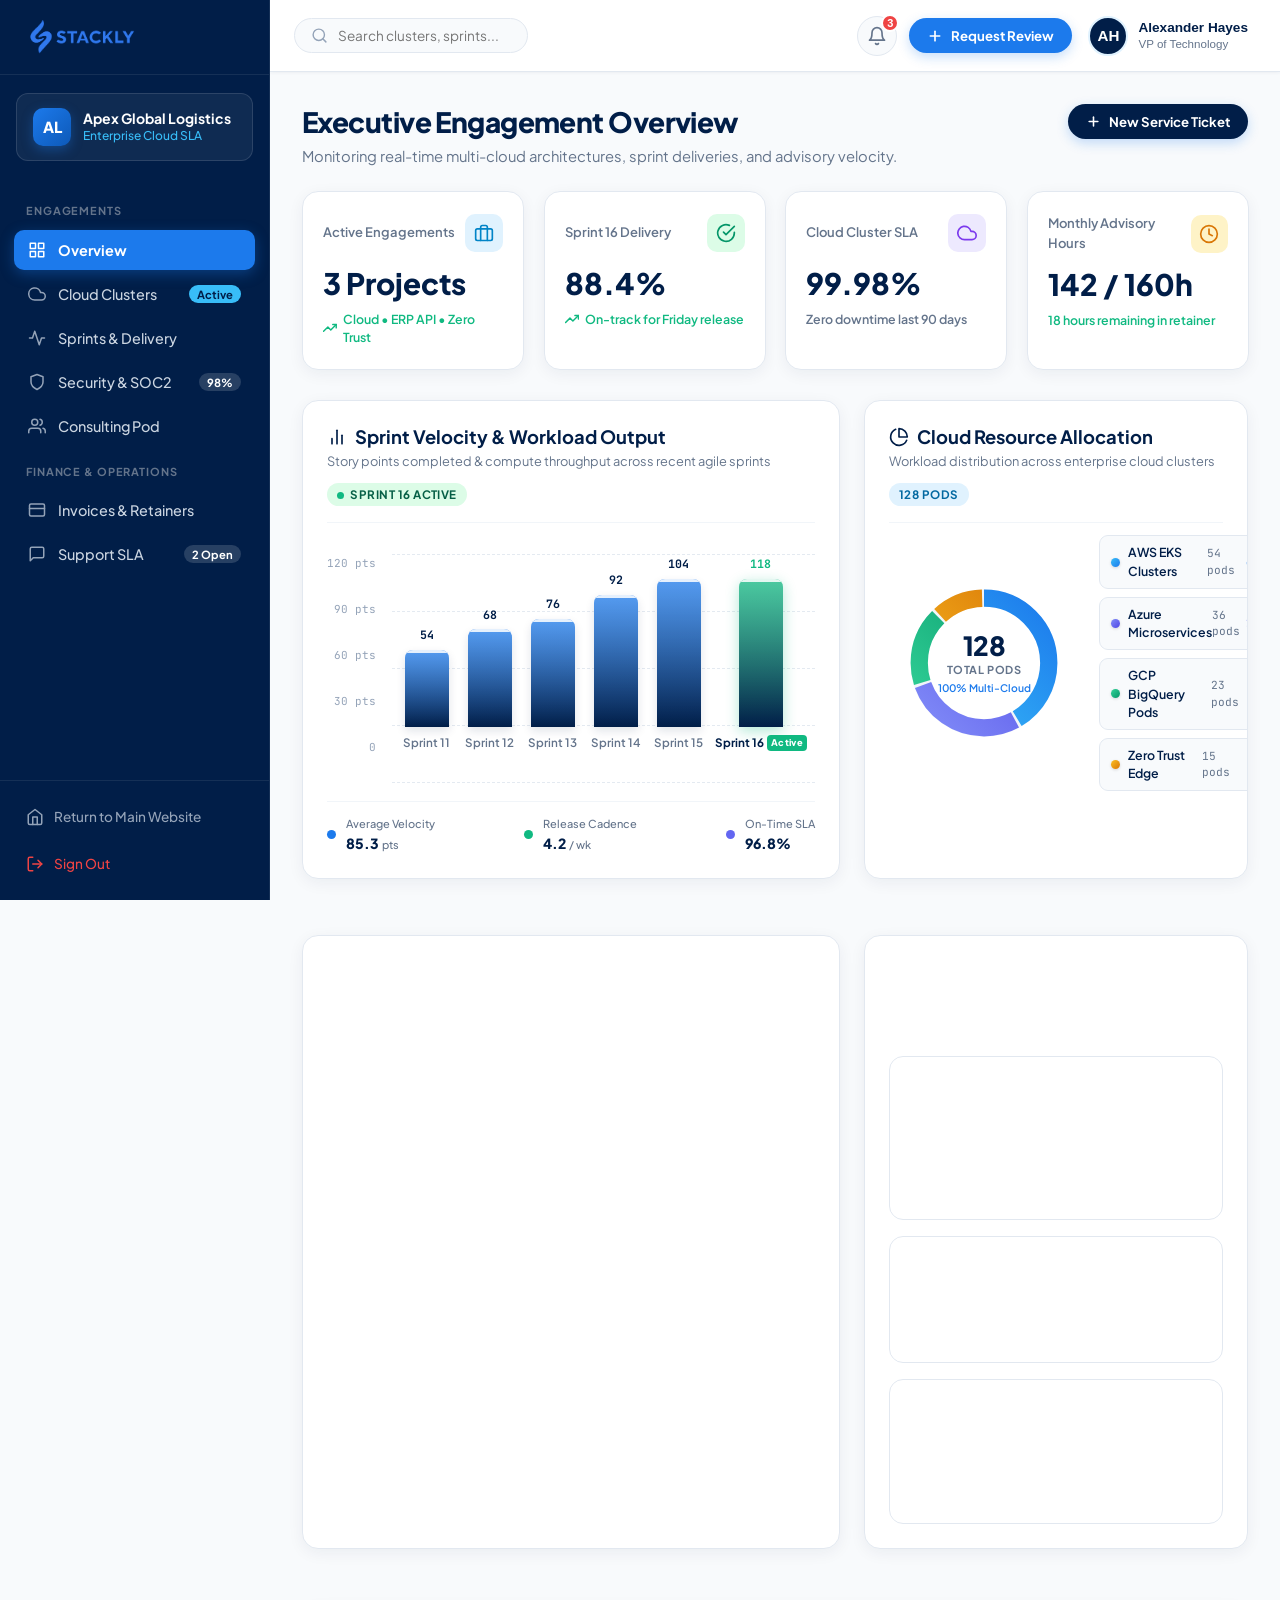
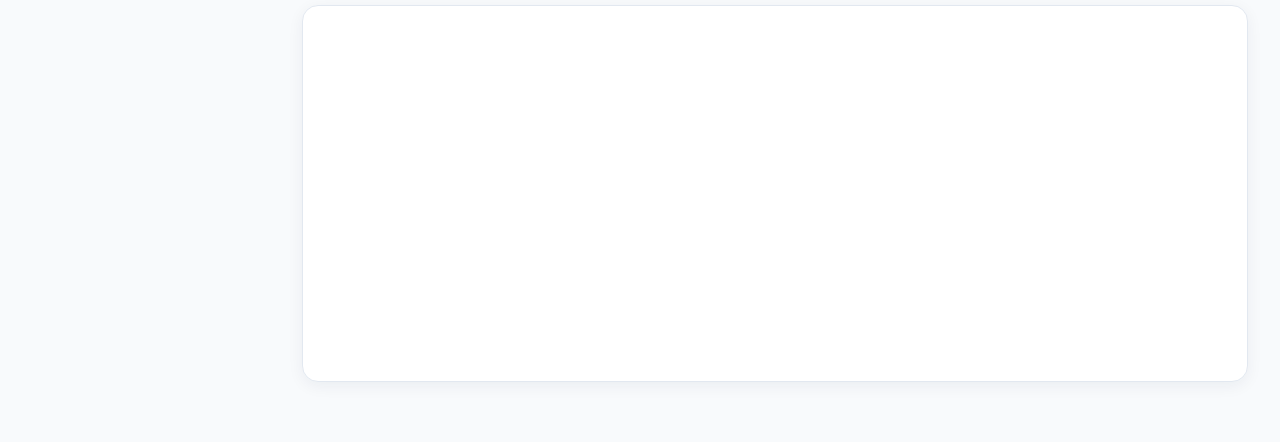
<file: userdashboard.html>
<!DOCTYPE html>
<html lang="en">
<head>
  <meta charset="UTF-8">
  <meta name="viewport" content="width=device-width, initial-scale=1.0">
  <title>Client Cloud &amp; Consulting Workspace | Stackly Enterprise</title>
  <meta name="description" content="Manage your enterprise IT consulting engagements, multi-cloud architecture, agile sprints, and 24/7 managed support.">

  <!-- Google Fonts: Plus Jakarta Sans -->
  <link rel="preconnect" href="https://fonts.googleapis.com">
  <link rel="preconnect" href="https://fonts.gstatic.com" crossorigin>
  <link href="https://fonts.googleapis.com/css2?family=Plus+Jakarta+Sans:wght@300;400;500;600;700;800&family=JetBrains+Mono:wght@400;500;600&display=swap" rel="stylesheet">

  <!-- CSS Stylesheets -->
  <link rel="stylesheet" href="css/animation.css">
  <link rel="stylesheet" href="css/userdashboard.css">
  <link rel="stylesheet" href="css/responsive.css">
  <script>
    if ('scrollRestoration' in history) {
      history.scrollRestoration = 'manual';
    }
    window.scrollTo(0, 0);
  </script>
</head>
<body class="user-dashboard-body">

  <!-- Mobile Sidebar Backdrop -->
  <div class="sidebar-backdrop" id="sidebarBackdrop"></div>

  <!-- ==========================================================================
       SIDEBAR NAVIGATION
       ========================================================================== -->
  <aside class="dash-sidebar" id="dashSidebar">
    <!-- Sidebar Header -->
    <div class="sidebar-header">
      <a href="index.html" class="sidebar-brand" aria-label="STACKLY Home">
        <img src="assets/images/logo.webp" alt="STACKLY" class="sidebar-brand-img">
      </a>
      <button type="button" class="sidebar-close-btn" id="sidebarCloseBtn" aria-label="Close sidebar">
        <svg width="20" height="20" viewBox="0 0 24 24" fill="none" stroke="currentColor" stroke-width="2.5" stroke-linecap="round" stroke-linejoin="round">
          <line x1="18" y1="6" x2="6" y2="18"></line>
          <line x1="6" y1="6" x2="18" y2="18"></line>
        </svg>
      </button>
    </div>

    <!-- Active Client Workspace Badge -->
    <div class="sidebar-client-badge">
      <div class="client-avatar-mini">AL</div>
      <div class="client-meta">
        <span class="client-company-name">Apex Global Logistics</span>
        <span class="client-plan-tier">Enterprise Cloud SLA</span>
      </div>
    </div>

    <!-- Nav Items -->
    <nav class="sidebar-nav" aria-label="Client Workspace Navigation">
      <div class="sidebar-nav-heading">Engagements</div>

      <!-- Tab 1: Overview -->
      <button type="button" class="sidebar-item active" data-tab="tab-overview">
        <svg viewBox="0 0 24 24" fill="none" stroke="currentColor" stroke-width="2" stroke-linecap="round" stroke-linejoin="round">
          <rect x="3" y="3" width="7" height="7"></rect>
          <rect x="14" y="3" width="7" height="7"></rect>
          <rect x="14" y="14" width="7" height="7"></rect>
          <rect x="3" y="14" width="7" height="7"></rect>
        </svg>
        <span>Overview</span>
      </button>

      <!-- Tab 2: Cloud Infrastructure -->
      <button type="button" class="sidebar-item" data-tab="tab-cloud">
        <svg viewBox="0 0 24 24" fill="none" stroke="currentColor" stroke-width="2" stroke-linecap="round" stroke-linejoin="round">
          <path d="M18 10h-1.26A8 8 0 1 0 9 20h9a5 5 0 0 0 0-10z"></path>
        </svg>
        <span>Cloud Clusters</span>
        <span class="sidebar-badge highlight">Active</span>
      </button>

      <!-- Tab 3: Sprints & Milestones -->
      <button type="button" class="sidebar-item" data-tab="tab-sprints">
        <svg viewBox="0 0 24 24" fill="none" stroke="currentColor" stroke-width="2" stroke-linecap="round" stroke-linejoin="round">
          <polyline points="22 12 18 12 15 21 9 3 6 12 2 12"></polyline>
        </svg>
        <span>Sprints &amp; Delivery</span>
      </button>

      <!-- Tab 4: Cybersecurity & Compliance -->
      <button type="button" class="sidebar-item" data-tab="tab-security">
        <svg viewBox="0 0 24 24" fill="none" stroke="currentColor" stroke-width="2" stroke-linecap="round" stroke-linejoin="round">
          <path d="M12 22s8-4 8-10V5l-8-3-8 3v7c0 6 8 10 8 10z"></path>
        </svg>
        <span>Security &amp; SOC2</span>
        <span class="sidebar-badge">98%</span>
      </button>

      <!-- Tab 5: Advisory Team -->
      <button type="button" class="sidebar-item" data-tab="tab-advisory">
        <svg viewBox="0 0 24 24" fill="none" stroke="currentColor" stroke-width="2" stroke-linecap="round" stroke-linejoin="round">
          <path d="M17 21v-2a4 4 0 0 0-4-4H5a4 4 0 0 0-4 4v2"></path>
          <circle cx="9" cy="7" r="4"></circle>
          <path d="M23 21v-2a4 4 0 0 0-3-3.87"></path>
          <path d="M16 3.13a4 4 0 0 1 0 7.75"></path>
        </svg>
        <span>Consulting Pod</span>
      </button>

      <div class="sidebar-nav-heading">Finance &amp; Operations</div>

      <!-- Tab 6: Invoices & Billing -->
      <button type="button" class="sidebar-item" data-tab="tab-invoices">
        <svg viewBox="0 0 24 24" fill="none" stroke="currentColor" stroke-width="2" stroke-linecap="round" stroke-linejoin="round">
          <rect x="2" y="4" width="20" height="16" rx="2"></rect>
          <line x1="2" y1="10" x2="22" y2="10"></line>
        </svg>
        <span>Invoices &amp; Retainers</span>
      </button>

      <!-- Tab 7: Support & Tickets -->
      <button type="button" class="sidebar-item" data-tab="tab-support">
        <svg viewBox="0 0 24 24" fill="none" stroke="currentColor" stroke-width="2" stroke-linecap="round" stroke-linejoin="round">
          <path d="M21 15a2 2 0 0 1-2 2H7l-4 4V5a2 2 0 0 1 2-2h14a2 2 0 0 1 2 2z"></path>
        </svg>
        <span>Support SLA</span>
        <span class="sidebar-badge">2 Open</span>
      </button>
    </nav>

    <!-- Sidebar Footer -->
    <div class="sidebar-footer">
      <a href="index.html" class="sidebar-link-btn">
        <svg width="18" height="18" viewBox="0 0 24 24" fill="none" stroke="currentColor" stroke-width="2" stroke-linecap="round" stroke-linejoin="round">
          <path d="M3 9l9-7 9 7v11a2 2 0 0 1-2 2H5a2 2 0 0 1-2-2z"></path>
          <polyline points="9 22 9 12 15 12 15 22"></polyline>
        </svg>
        <span>Return to Main Website</span>
      </a>
      <a href="login.html" class="sidebar-link-btn" style="color: #ef4444;">
        <svg width="18" height="18" viewBox="0 0 24 24" fill="none" stroke="currentColor" stroke-width="2" stroke-linecap="round" stroke-linejoin="round">
          <path d="M9 21H5a2 2 0 0 1-2-2V5a2 2 0 0 1 2-2h4"></path>
          <polyline points="16 17 21 12 16 7"></polyline>
          <line x1="21" y1="12" x2="9" y2="12"></line>
        </svg>
        <span>Sign Out</span>
      </a>
    </div>
  </aside>

  <!-- ==========================================================================
       MAIN CONTENT WRAPPER
       ========================================================================== -->
  <div class="dash-main-wrap">
    <!-- Top Header Bar -->
    <header class="dash-topbar">
      <div class="topbar-left">
        <button type="button" class="dash-mobile-hamburger" id="hamburgerBtn" aria-label="Open mobile menu">
          <svg width="24" height="24" viewBox="0 0 24 24" fill="none" stroke="currentColor" stroke-width="2.5" stroke-linecap="round" stroke-linejoin="round">
            <line x1="3" y1="12" x2="21" y2="12"></line>
            <line x1="3" y1="6" x2="21" y2="6"></line>
            <line x1="3" y1="18" x2="21" y2="18"></line>
          </svg>
        </button>

        <!-- Mobile Brand Logo -->
        <a href="index.html" class="dash-mobile-logo" aria-label="STACKLY Home">
          <img src="assets/images/logo.webp" alt="STACKLY" class="dash-mobile-logo-img">
        </a>

        <!-- Search Bar -->
        <div class="dash-search-box">
          <svg viewBox="0 0 24 24" fill="none" stroke="currentColor" stroke-width="2" stroke-linecap="round" stroke-linejoin="round">
            <circle cx="11" cy="11" r="8"></circle>
            <line x1="21" y1="21" x2="16.65" y2="16.65"></line>
          </svg>
          <input type="text" class="dash-search-input" placeholder="Search clusters, sprints..." aria-label="Search dashboard">
        </div>
      </div>

      <div class="topbar-right">
        <!-- Notification Bell Dropdown -->
        <div class="header-action-container">
          <button type="button" class="header-icon-btn" id="notifBellBtn" aria-label="Notifications">
            <svg width="20" height="20" viewBox="0 0 24 24" fill="none" stroke="currentColor" stroke-width="2" stroke-linecap="round" stroke-linejoin="round">
              <path d="M18 8A6 6 0 0 0 6 8c0 7-3 9-3 9h18s-3-2-3-9"></path>
              <path d="M13.73 21a2 2 0 0 1-3.46 0"></path>
            </svg>
            <span class="notif-badge-count">3</span>
          </button>

          <!-- Dropdown Panel -->
          <div class="dropdown-panel" id="notifDropdown">
            <div class="dropdown-header">
              <span class="dropdown-header-title">Notifications</span>
              <span class="status-pill info">3 Unread</span>
            </div>
            <div class="dropdown-list">
              <a href="#tab-cloud" class="dropdown-item unread">
                <div>
                  <p class="dropdown-item-title">EKS Cluster v2.4 Deployed</p>
                  <span class="dropdown-item-time">Production staging completed &bull; 12m ago</span>
                </div>
              </a>
              <a href="#tab-security" class="dropdown-item unread">
                <div>
                  <p class="dropdown-item-title">SOC2 Audit Passed (Zero Vulnerabilities)</p>
                  <span class="dropdown-item-time">Quarterly compliance audit approved &bull; 2h ago</span>
                </div>
              </a>
              <a href="#tab-invoices" class="dropdown-item unread">
                <div>
                  <p class="dropdown-item-title">November Retainer Statement Ready</p>
                  <span class="dropdown-item-time">Invoice #STK-2026-114 available for download</span>
                </div>
              </a>
            </div>
          </div>
        </div>

        <!-- Quick Action Button -->
        <button type="button" class="btn-top-action" id="openReviewModalBtn">
          <svg width="16" height="16" viewBox="0 0 24 24" fill="none" stroke="currentColor" stroke-width="2.5" stroke-linecap="round" stroke-linejoin="round">
            <line x1="12" y1="5" x2="12" y2="19"></line>
            <line x1="5" y1="12" x2="19" y2="12"></line>
          </svg>
          <span>Request Review</span>
        </button>

        <!-- User Profile Dropdown -->
        <div class="header-action-container">
          <button type="button" class="user-profile-btn" id="userProfileBtn">
            <div class="user-profile-avatar" id="userProfileAvatar">AH</div>
            <div class="user-profile-meta">
              <span class="user-profile-name" id="userProfileName" title="Alexander Hayes">Alexander Hayes</span>
              <span class="user-profile-role">VP of Technology</span>
            </div>
          </button>

          <div class="dropdown-panel" id="profileDropdown">
            <div class="dropdown-header">
              <div>
                <p style="font-size:0.875rem; font-weight:700; color:#011e48;" id="dropdownUserName">Alexander Hayes</p>
                <p style="font-size:0.75rem; color:#64748b;" id="dropdownUserEmail">a.hayes@apexlogistics.com</p>
              </div>
            </div>
            <div class="dropdown-list">
              <a href="404.html" class="dropdown-item">Account Settings</a>
              <a href="404.html" class="dropdown-item">Billing &amp; Tax Info</a>
              <a href="index.html" class="dropdown-item">Stackly Main Site</a>
              <a href="login.html" class="dropdown-item" style="color:#ef4444; font-weight:700;">Sign Out</a>
            </div>
          </div>
        </div>
      </div>
    </header>

    <!-- Main Content Area -->
    <main class="dash-content">

      <!-- ======================================================================
           TAB 1: OVERVIEW
           ====================================================================== -->
      <section class="tab-panel active" id="tab-overview">
        <!-- Page Header -->
        <div class="dash-page-header">
          <div>
            <h1 class="dash-page-title">Executive Engagement Overview</h1>
            <p class="dash-page-subtitle">Monitoring real-time multi-cloud architectures, sprint deliveries, and advisory velocity.</p>
          </div>
          <div class="dash-header-actions">
            <button type="button" class="btn-top-action" id="openTicketModalBtn" style="background:#011e48;">
              <svg width="15" height="15" viewBox="0 0 24 24" fill="none" stroke="currentColor" stroke-width="2.5" stroke-linecap="round" stroke-linejoin="round">
                <line x1="12" y1="5" x2="12" y2="19"></line>
                <line x1="5" y1="12" x2="19" y2="12"></line>
              </svg>
              <span>New Service Ticket</span>
            </button>
          </div>
        </div>

        <!-- 4 KPI Cards -->
        <div class="kpi-grid">
          <!-- KPI 1 -->
          <div class="kpi-card">
            <div class="kpi-card-top">
              <span class="kpi-label">Active Engagements</span>
              <div class="kpi-icon-wrap kpi-icon-blue">
                <svg width="20" height="20" viewBox="0 0 24 24" fill="none" stroke="currentColor" stroke-width="2" stroke-linecap="round" stroke-linejoin="round">
                  <rect x="2" y="7" width="20" height="14" rx="2" ry="2"></rect>
                  <path d="M16 21V5a2 2 0 0 0-2-2h-4a2 2 0 0 0-2 2v16"></path>
                </svg>
              </div>
            </div>
            <div class="kpi-value">3 Projects</div>
            <div class="kpi-trend trend-up">
              <svg width="14" height="14" viewBox="0 0 24 24" fill="none" stroke="currentColor" stroke-width="2.5" stroke-linecap="round" stroke-linejoin="round">
                <polyline points="23 6 13.5 15.5 8.5 10.5 1 18"></polyline>
                <polyline points="17 6 23 6 23 12"></polyline>
              </svg>
              <span>Cloud &bull; ERP API &bull; Zero Trust</span>
            </div>
          </div>

          <!-- KPI 2 -->
          <div class="kpi-card">
            <div class="kpi-card-top">
              <span class="kpi-label">Sprint 16 Delivery</span>
              <div class="kpi-icon-wrap kpi-icon-emerald">
                <svg width="20" height="20" viewBox="0 0 24 24" fill="none" stroke="currentColor" stroke-width="2" stroke-linecap="round" stroke-linejoin="round">
                  <path d="M22 11.08V12a10 10 0 1 1-5.93-9.14"></path>
                  <polyline points="22 4 12 14.01 9 11.01"></polyline>
                </svg>
              </div>
            </div>
            <div class="kpi-value">88.4%</div>
            <div class="kpi-trend trend-up">
              <svg width="14" height="14" viewBox="0 0 24 24" fill="none" stroke="currentColor" stroke-width="2.5" stroke-linecap="round" stroke-linejoin="round">
                <polyline points="23 6 13.5 15.5 8.5 10.5 1 18"></polyline>
                <polyline points="17 6 23 6 23 12"></polyline>
              </svg>
              <span>On-track for Friday release</span>
            </div>
          </div>

          <!-- KPI 3 -->
          <div class="kpi-card">
            <div class="kpi-card-top">
              <span class="kpi-label">Cloud Cluster SLA</span>
              <div class="kpi-icon-wrap kpi-icon-purple">
                <svg width="20" height="20" viewBox="0 0 24 24" fill="none" stroke="currentColor" stroke-width="2" stroke-linecap="round" stroke-linejoin="round">
                  <path d="M18 10h-1.26A8 8 0 1 0 9 20h9a5 5 0 0 0 0-10z"></path>
                </svg>
              </div>
            </div>
            <div class="kpi-value">99.98%</div>
            <div class="kpi-trend trend-neutral">
              <span>Zero downtime last 90 days</span>
            </div>
          </div>

          <!-- KPI 4 -->
          <div class="kpi-card">
            <div class="kpi-card-top">
              <span class="kpi-label">Monthly Advisory Hours</span>
              <div class="kpi-icon-wrap kpi-icon-amber">
                <svg width="20" height="20" viewBox="0 0 24 24" fill="none" stroke="currentColor" stroke-width="2" stroke-linecap="round" stroke-linejoin="round">
                  <circle cx="12" cy="12" r="10"></circle>
                  <polyline points="12 6 12 12 16 14"></polyline>
                </svg>
              </div>
            </div>
            <div class="kpi-value">142 / 160h</div>
            <div class="kpi-trend trend-up">
              <span>18 hours remaining in retainer</span>
            </div>
          </div>
        </div>

        <!-- Interactive Visual Analytics Row: Sprint Velocity Bar Graph & Cloud Resource Donut Chart -->
        <div class="dash-grid-2col" style="margin-bottom: 28px;">
          <!-- 1. Bar Graph: Sprint Velocity & Workload Output -->
          <div class="dash-card overview-chart-card">
            <div class="dash-card-header">
              <div>
                <h2 class="dash-card-title">
                  <svg width="20" height="20" viewBox="0 0 24 24" fill="none" stroke="currentColor" stroke-width="2" stroke-linecap="round" stroke-linejoin="round">
                    <line x1="18" y1="20" x2="18" y2="10"></line>
                    <line x1="12" y1="20" x2="12" y2="4"></line>
                    <line x1="6" y1="20" x2="6" y2="14"></line>
                  </svg>
                  <span>Sprint Velocity &amp; Workload Output</span>
                </h2>
                <p class="dash-card-subtitle">Story points completed &amp; compute throughput across recent agile sprints</p>
              </div>
              <div class="chart-header-badges">
                <span class="status-pill success"><span class="live-pulse-dot"></span> Sprint 16 Active</span>
              </div>
            </div>

            <div class="bar-chart-container">
              <!-- Left Y-Axis Grid Labels -->
              <div class="chart-y-axis">
                <span>120 pts</span>
                <span>90 pts</span>
                <span>60 pts</span>
                <span>30 pts</span>
                <span>0</span>
              </div>

              <!-- Chart Plot Area -->
              <div class="chart-plot-area">
                <!-- Grid Lines -->
                <div class="chart-grid-line" style="bottom: 100%;"></div>
                <div class="chart-grid-line" style="bottom: 75%;"></div>
                <div class="chart-grid-line" style="bottom: 50%;"></div>
                <div class="chart-grid-line" style="bottom: 25%;"></div>
                <div class="chart-grid-line" style="bottom: 0%;"></div>

                <!-- Animated Bars Wrap -->
                <div class="chart-bars-wrap">
                  <!-- Sprint 11 -->
                  <div class="chart-col" data-sprint="Sprint 11" data-val="54 pts" data-sub="May &bull; 12 Microservices">
                    <div class="chart-bar-outer">
                      <div class="chart-bar-tooltip">Sprint 11: 54 pts (May)</div>
                      <span class="chart-bar-val">54</span>
                      <div class="chart-bar-fill" data-height="45%">
                        <div class="chart-bar-glow"></div>
                      </div>
                    </div>
                    <span class="chart-col-label">Sprint 11</span>
                  </div>

                  <!-- Sprint 12 -->
                  <div class="chart-col" data-sprint="Sprint 12" data-val="68 pts" data-sub="Jun &bull; 16 Microservices">
                    <div class="chart-bar-outer">
                      <div class="chart-bar-tooltip">Sprint 12: 68 pts (Jun)</div>
                      <span class="chart-bar-val">68</span>
                      <div class="chart-bar-fill" data-height="57%">
                        <div class="chart-bar-glow"></div>
                      </div>
                    </div>
                    <span class="chart-col-label">Sprint 12</span>
                  </div>

                  <!-- Sprint 13 -->
                  <div class="chart-col" data-sprint="Sprint 13" data-val="76 pts" data-sub="Jul &bull; 18 Microservices">
                    <div class="chart-bar-outer">
                      <div class="chart-bar-tooltip">Sprint 13: 76 pts (Jul)</div>
                      <span class="chart-bar-val">76</span>
                      <div class="chart-bar-fill" data-height="63%">
                        <div class="chart-bar-glow"></div>
                      </div>
                    </div>
                    <span class="chart-col-label">Sprint 13</span>
                  </div>

                  <!-- Sprint 14 -->
                  <div class="chart-col" data-sprint="Sprint 14" data-val="92 pts" data-sub="Aug &bull; 22 Microservices">
                    <div class="chart-bar-outer">
                      <div class="chart-bar-tooltip">Sprint 14: 92 pts (Aug)</div>
                      <span class="chart-bar-val">92</span>
                      <div class="chart-bar-fill" data-height="77%">
                        <div class="chart-bar-glow"></div>
                      </div>
                    </div>
                    <span class="chart-col-label">Sprint 14</span>
                  </div>

                  <!-- Sprint 15 -->
                  <div class="chart-col" data-sprint="Sprint 15" data-val="104 pts" data-sub="Sep &bull; 25 Microservices">
                    <div class="chart-bar-outer">
                      <div class="chart-bar-tooltip">Sprint 15: 104 pts (Sep)</div>
                      <span class="chart-bar-val">104</span>
                      <div class="chart-bar-fill" data-height="87%">
                        <div class="chart-bar-glow"></div>
                      </div>
                    </div>
                    <span class="chart-col-label">Sprint 15</span>
                  </div>

                  <!-- Sprint 16 (Current Active) -->
                  <div class="chart-col active-col" data-sprint="Sprint 16" data-val="118 pts" data-sub="Oct-Nov &bull; 28 Releases (Current)">
                    <div class="chart-bar-outer">
                      <div class="chart-bar-tooltip">Sprint 16: 118 pts (Current Peak)</div>
                      <span class="chart-bar-val">118</span>
                      <div class="chart-bar-fill" data-height="98%">
                        <div class="chart-bar-glow"></div>
                      </div>
                    </div>
                    <span class="chart-col-label">Sprint 16 <span class="tag-current">Active</span></span>
                  </div>
                </div>
              </div>
            </div>

            <!-- Micro Metrics Footer -->
            <div class="chart-footer-metrics">
              <div class="chart-metric-item">
                <span class="metric-dot" style="background: #1c7aec;"></span>
                <div>
                  <div class="metric-label">Average Velocity</div>
                  <div class="metric-val">85.3 <span class="metric-unit">pts</span></div>
                </div>
              </div>
              <div class="chart-metric-item">
                <span class="metric-dot" style="background: #10b981;"></span>
                <div>
                  <div class="metric-label">Release Cadence</div>
                  <div class="metric-val">4.2 <span class="metric-unit">/ wk</span></div>
                </div>
              </div>
              <div class="chart-metric-item">
                <span class="metric-dot" style="background: #6366f1;"></span>
                <div>
                  <div class="metric-label">On-Time SLA</div>
                  <div class="metric-val">96.8%</div>
                </div>
              </div>
            </div>
          </div>

          <!-- 2. Pie / Donut Chart: Multi-Cloud Resource Allocation -->
          <div class="dash-card overview-chart-card">
            <div class="dash-card-header">
              <div>
                <h2 class="dash-card-title">
                  <svg width="20" height="20" viewBox="0 0 24 24" fill="none" stroke="currentColor" stroke-width="2" stroke-linecap="round" stroke-linejoin="round">
                    <path d="M21.21 15.89A10 10 0 1 1 8 2.83"></path>
                    <path d="M22 12A10 10 0 0 0 12 2v10z"></path>
                  </svg>
                  <span>Cloud Resource Allocation</span>
                </h2>
                <p class="dash-card-subtitle">Workload distribution across enterprise cloud clusters</p>
              </div>
              <span class="status-pill info">128 Pods</span>
            </div>

            <div class="donut-chart-container">
              <!-- SVG Donut Chart -->
              <div class="donut-svg-wrap">
                <svg class="donut-svg" viewBox="0 0 220 220" aria-label="Cloud Resource Allocation Pie Chart">
                  <defs>
                    <linearGradient id="gradAws" x1="0%" y1="0%" x2="100%" y2="100%">
                      <stop offset="0%" stop-color="#38bdf8" />
                      <stop offset="100%" stop-color="#1c7aec" />
                    </linearGradient>
                    <linearGradient id="gradAzure" x1="0%" y1="0%" x2="100%" y2="100%">
                      <stop offset="0%" stop-color="#818cf8" />
                      <stop offset="100%" stop-color="#4f46e5" />
                    </linearGradient>
                    <linearGradient id="gradGcp" x1="0%" y1="0%" x2="100%" y2="100%">
                      <stop offset="0%" stop-color="#34d399" />
                      <stop offset="100%" stop-color="#059669" />
                    </linearGradient>
                    <linearGradient id="gradEdge" x1="0%" y1="0%" x2="100%" y2="100%">
                      <stop offset="0%" stop-color="#fbbf24" />
                      <stop offset="100%" stop-color="#d97706" />
                    </linearGradient>
                  </defs>

                  <!-- Base Track -->
                  <circle class="donut-track" cx="110" cy="110" r="75" fill="none" stroke-width="20" />

                  <!-- Segment Group -->
                  <g class="donut-segments-group" transform="rotate(-90 110 110)">
                    <!-- Segment 1: AWS EKS (42%) -->
                    <circle class="donut-segment" id="donutSeg1" data-id="aws" cx="110" cy="110" r="75"
                      fill="none" stroke="url(#gradAws)" stroke-width="20"
                      stroke-dasharray="194.92 471.24" stroke-dashoffset="471.24" data-target-offset="0.00"
                      data-pods="54 Pods" data-percent="42%" data-name="AWS EKS" />

                    <!-- Segment 2: Azure Microservices (28%) -->
                    <circle class="donut-segment" id="donutSeg2" data-id="azure" cx="110" cy="110" r="75"
                      fill="none" stroke="url(#gradAzure)" stroke-width="20"
                      stroke-dasharray="128.95 471.24" stroke-dashoffset="471.24" data-target-offset="-197.92"
                      data-pods="36 Pods" data-percent="28%" data-name="Azure Services" />

                    <!-- Segment 3: GCP Analytics (18%) -->
                    <circle class="donut-segment" id="donutSeg3" data-id="gcp" cx="110" cy="110" r="75"
                      fill="none" stroke="url(#gradGcp)" stroke-width="20"
                      stroke-dasharray="81.82 471.24" stroke-dashoffset="471.24" data-target-offset="-329.87"
                      data-pods="23 Pods" data-percent="18%" data-name="GCP Analytics" />

                    <!-- Segment 4: Edge Zero-Trust (12%) -->
                    <circle class="donut-segment" id="donutSeg4" data-id="edge" cx="110" cy="110" r="75"
                      fill="none" stroke="url(#gradEdge)" stroke-width="20"
                      stroke-dasharray="53.55 471.24" stroke-dashoffset="471.24" data-target-offset="-414.69"
                      data-pods="15 Pods" data-percent="12%" data-name="Edge Security" />
                  </g>
                </svg>

                <!-- Center Stat Badge -->
                <div class="donut-center-info">
                  <span class="donut-center-number" id="donutCenterVal">128</span>
                  <span class="donut-center-label" id="donutCenterLabel">Total Pods</span>
                  <span class="donut-center-sub" id="donutCenterSub">100% Multi-Cloud</span>
                </div>
              </div>

              <!-- Interactive Legend -->
              <div class="donut-legend-list">
                <div class="donut-legend-item" data-id="aws">
                  <div class="legend-info">
                    <span class="legend-bullet" style="background: linear-gradient(135deg, #38bdf8, #1c7aec);"></span>
                    <span class="legend-text">AWS EKS Clusters</span>
                  </div>
                  <div class="legend-values">
                    <span class="legend-count">54 pods</span>
                    <span class="legend-percent" style="color: #1c7aec;">42%</span>
                  </div>
                </div>

                <div class="donut-legend-item" data-id="azure">
                  <div class="legend-info">
                    <span class="legend-bullet" style="background: linear-gradient(135deg, #818cf8, #4f46e5);"></span>
                    <span class="legend-text">Azure Microservices</span>
                  </div>
                  <div class="legend-values">
                    <span class="legend-count">36 pods</span>
                    <span class="legend-percent" style="color: #6366f1;">28%</span>
                  </div>
                </div>

                <div class="donut-legend-item" data-id="gcp">
                  <div class="legend-info">
                    <span class="legend-bullet" style="background: linear-gradient(135deg, #34d399, #059669);"></span>
                    <span class="legend-text">GCP BigQuery Pods</span>
                  </div>
                  <div class="legend-values">
                    <span class="legend-count">23 pods</span>
                    <span class="legend-percent" style="color: #10b981;">18%</span>
                  </div>
                </div>

                <div class="donut-legend-item" data-id="edge">
                  <div class="legend-info">
                    <span class="legend-bullet" style="background: linear-gradient(135deg, #fbbf24, #d97706);"></span>
                    <span class="legend-text">Zero Trust Edge</span>
                  </div>
                  <div class="legend-values">
                    <span class="legend-count">15 pods</span>
                    <span class="legend-percent" style="color: #f59e0b;">12%</span>
                  </div>
                </div>
              </div>
            </div>
          </div>
        </div>

        <!-- 2-Column Grid: Milestones + Dedicated Pod -->
        <div class="dash-grid-2col">
          <!-- Left: Active Milestones -->
          <div class="dash-card">
            <div class="dash-card-header">
              <h2 class="dash-card-title">
                <svg width="20" height="20" viewBox="0 0 24 24" fill="none" stroke="currentColor" stroke-width="2" stroke-linecap="round" stroke-linejoin="round">
                  <line x1="18" y1="20" x2="18" y2="10"></line>
                  <line x1="12" y1="20" x2="12" y2="4"></line>
                  <line x1="6" y1="20" x2="6" y2="14"></line>
                </svg>
                <span>Active Milestones &amp; Architecture Roadmap</span>
              </h2>
              <span class="status-pill success">Sprint 16 Active</span>
            </div>

            <div class="milestone-list">
              <!-- Item 1 -->
              <div class="milestone-item">
                <div class="milestone-badge-num completed">&#10003;</div>
                <div class="milestone-content">
                  <div class="milestone-title-row">
                    <span class="milestone-name">Multi-Region Cloud VPC &amp; Kubernetes Mesh</span>
                    <span class="status-pill success">Completed</span>
                  </div>
                  <p class="milestone-desc">Automated Terraform deployment across AWS us-east &amp; eu-central with Cilium eBPF mesh.</p>
                  <div class="progress-track">
                    <div class="progress-fill" style="width: 100%;"></div>
                  </div>
                </div>
              </div>

              <!-- Item 2 -->
              <div class="milestone-item">
                <div class="milestone-badge-num">2</div>
                <div class="milestone-content">
                  <div class="milestone-title-row">
                    <span class="milestone-name">Event-Driven Logistics Microservices</span>
                    <span class="status-pill info">In Progress</span>
                  </div>
                  <p class="milestone-desc">Kafka stream processing for real-time fleet telemetry and automated invoice routing.</p>
                  <div class="progress-track">
                    <div class="progress-fill" style="width: 78%;"></div>
                  </div>
                </div>
              </div>

              <!-- Item 3 -->
              <div class="milestone-item">
                <div class="milestone-badge-num">3</div>
                <div class="milestone-content">
                  <div class="milestone-title-row">
                    <span class="milestone-name">Zero Trust Access &amp; Okta SSO Integration</span>
                    <span class="status-pill warning">Testing</span>
                  </div>
                  <p class="milestone-desc">Role-based access control, mTLS gateway, and continuous compliance audit logging.</p>
                  <div class="progress-track">
                    <div class="progress-fill" style="width: 92%;"></div>
                  </div>
                </div>
              </div>
            </div>
          </div>

          <!-- Right: Dedicated Consulting Pod -->
          <div class="dash-card">
            <div class="dash-card-header">
              <h2 class="dash-card-title">
                <svg width="20" height="20" viewBox="0 0 24 24" fill="none" stroke="currentColor" stroke-width="2" stroke-linecap="round" stroke-linejoin="round">
                  <path d="M17 21v-2a4 4 0 0 0-4-4H5a4 4 0 0 0-4 4v2"></path>
                  <circle cx="9" cy="7" r="4"></circle>
                </svg>
                <span>Assigned Advisory Pod</span>
              </h2>
              <span class="status-pill info">Pod Alpha</span>
            </div>

            <div class="consultant-pod-grid" style="grid-template-columns: 1fr;">
              <!-- Architect 1 -->
              <div class="consultant-card" style="flex-direction:row; text-align:left; align-items:center; gap:16px;">
                <img src="assets/images/team-1.webp" alt="Arun Kumar" class="consultant-avatar" style="margin-bottom:0;">
                <div style="flex:1;">
                  <h3 class="consultant-name">Arun Kumar</h3>
                  <div class="consultant-role">Principal Enterprise Consultant</div>
                  <p style="font-size:0.775rem; color:#64748b;">Architecture oversight, executive roadmap alignment.</p>
                </div>
                <a href="#tab-advisory" class="consultant-contact-btn">Meet</a>
              </div>

              <!-- Architect 2 -->
              <div class="consultant-card" style="flex-direction:row; text-align:left; align-items:center; gap:16px;">
                <img src="assets/images/team-3.webp" alt="Vikram R" class="consultant-avatar" style="margin-bottom:0;">
                <div style="flex:1;">
                  <h3 class="consultant-name">Vikram R</h3>
                  <div class="consultant-role">Lead Cloud Architect</div>
                  <p style="font-size:0.775rem; color:#64748b;">AWS/Azure multi-region cluster modernization.</p>
                </div>
                <a href="#tab-advisory" class="consultant-contact-btn">Meet</a>
              </div>

              <!-- Architect 3 -->
              <div class="consultant-card" style="flex-direction:row; text-align:left; align-items:center; gap:16px;">
                <img src="assets/images/team-4.webp" alt="Sneha K" class="consultant-avatar" style="margin-bottom:0;">
                <div style="flex:1;">
                  <h3 class="consultant-name">Sneha K</h3>
                  <div class="consultant-role">VP of Cybersecurity</div>
                  <p style="font-size:0.775rem; color:#64748b;">SOC2 compliance &amp; automated penetration audits.</p>
                </div>
                <a href="#tab-advisory" class="consultant-contact-btn">Meet</a>
              </div>
            </div>
          </div>
        </div>

        <!-- Recent Cloud Deployments Table -->
        <div class="dash-card">
          <div class="dash-card-header">
            <h2 class="dash-card-title">Recent Git Deployments &amp; Infrastructure Commits</h2>
            <span class="status-pill success">Live Telemetry</span>
          </div>

          <div class="dash-table-wrap">
            <table class="dash-table">
              <thead>
                <tr>
                  <th>Commit / Release</th>
                  <th>Cluster Environment</th>
                  <th>Lead Architect</th>
                  <th>Status</th>
                  <th>Timestamp</th>
                </tr>
              </thead>
              <tbody>
                <tr>
                  <td><span class="code-badge">v2.4.1-prod</span> Logistics Route Optimizer</td>
                  <td>AWS EKS (us-east-1)</td>
                  <td>Vikram R</td>
                  <td><span class="status-pill success">Deployed</span></td>
                  <td>Today, 11:42 AM</td>
                </tr>
                <tr>
                  <td><span class="code-badge">v2.4.0-api</span> Kafka Telemetry Gateway</td>
                  <td>Azure App Services</td>
                  <td>Arun Kumar</td>
                  <td><span class="status-pill success">Deployed</span></td>
                  <td>Yesterday, 4:15 PM</td>
                </tr>
                <tr>
                  <td><span class="code-badge">sec-audit-98</span> Zero Trust Policy Hardening</td>
                  <td>Global Cloud VPC</td>
                  <td>Sneha K</td>
                  <td><span class="status-pill info">Verified</span></td>
                  <td>Nov 08, 2026</td>
                </tr>
              </tbody>
            </table>
          </div>
        </div>
      </section>

      <!-- ======================================================================
           TAB 2: CLOUD INFRASTRUCTURE
           ====================================================================== -->
      <section class="tab-panel" id="tab-cloud">
        <div class="dash-page-header">
          <div>
            <h1 class="dash-page-title">Multi-Cloud Infrastructure &amp; Clusters</h1>
            <p class="dash-page-subtitle">Real-time health telemetry across AWS, Azure, and Google Cloud managed environments.</p>
          </div>
          <div class="dash-header-actions">
            <button type="button" class="btn-top-action" onclick="window.location.href='404.html'" data-action="404">
              <span>+ Provision Node Group</span>
            </button>
          </div>
        </div>

        <div class="dash-card">
          <div class="dash-card-header">
            <h2 class="dash-card-title">Managed Production Cloud Fleet</h2>
            <span class="status-pill success">All 4 Clusters Healthy</span>
          </div>

          <div class="dash-table-wrap">
            <table class="dash-table">
              <thead>
                <tr>
                  <th>Cluster Identifier</th>
                  <th>Cloud Provider</th>
                  <th>Region / AZ</th>
                  <th>Pods / Nodes</th>
                  <th>CPU &bull; RAM Load</th>
                  <th>Monthly Spend</th>
                  <th>Status</th>
                </tr>
              </thead>
              <tbody>
                <tr>
                  <td><strong>apex-prod-k8s-01</strong></td>
                  <td>AWS EKS</td>
                  <td>us-east-1 (N. Virginia)</td>
                  <td>64 Pods / 8 Nodes</td>
                  <td>32% CPU &bull; 44% RAM</td>
                  <td>$4,820 / mo</td>
                  <td><span class="status-pill success">Operational</span></td>
                </tr>
                <tr>
                  <td><strong>apex-eu-gateway-02</strong></td>
                  <td>Azure AKS</td>
                  <td>westeurope (Amsterdam)</td>
                  <td>48 Pods / 6 Nodes</td>
                  <td>28% CPU &bull; 38% RAM</td>
                  <td>$3,650 / mo</td>
                  <td><span class="status-pill success">Operational</span></td>
                </tr>
                <tr>
                  <td><strong>apex-lakehouse-db</strong></td>
                  <td>GCP BigQuery</td>
                  <td>us-central1 (Iowa)</td>
                  <td>Serverless Analytics</td>
                  <td>Auto-scaling</td>
                  <td>$2,140 / mo</td>
                  <td><span class="status-pill success">Operational</span></td>
                </tr>
                <tr>
                  <td><strong>apex-stage-k8s-03</strong></td>
                  <td>AWS EKS</td>
                  <td>us-east-2 (Ohio)</td>
                  <td>24 Pods / 3 Nodes</td>
                  <td>18% CPU &bull; 22% RAM</td>
                  <td>$1,180 / mo</td>
                  <td><span class="status-pill info">Staging</span></td>
                </tr>
              </tbody>
            </table>
          </div>
        </div>

        <div class="kpi-grid">
          <div class="kpi-card">
            <div class="kpi-label">Cost Optimization Savings</div>
            <div class="kpi-value">$24,500 / yr</div>
            <div class="kpi-trend trend-up">Reserved Instance Spot Arbitrage</div>
          </div>
          <div class="kpi-card">
            <div class="kpi-label">Average API Latency</div>
            <div class="kpi-value">18.4 ms</div>
            <div class="kpi-trend trend-up">Edge CDN accelerated</div>
          </div>
          <div class="kpi-card">
            <div class="kpi-label">Automated Backups</div>
            <div class="kpi-value">100% Verified</div>
            <div class="kpi-trend trend-up">Daily RPO &lt; 5 mins</div>
          </div>
          <div class="kpi-card">
            <div class="kpi-label">Disaster Recovery (RTO)</div>
            <div class="kpi-value">12 mins</div>
            <div class="kpi-trend trend-up">Multi-region failover ready</div>
          </div>
        </div>
      </section>

      <!-- ======================================================================
           TAB 3: SPRINTS & DELIVERABLES
           ====================================================================== -->
      <section class="tab-panel" id="tab-sprints">
        <div class="dash-page-header">
          <div>
            <h1 class="dash-page-title">Agile Sprints &amp; Technical Roadmap</h1>
            <p class="dash-page-subtitle">Track two-week sprint cadences, Jira user stories, and code reviews.</p>
          </div>
        </div>

        <div class="dash-card">
          <div class="dash-card-header">
            <h2 class="dash-card-title">Sprint 16: Event Stream &amp; Automated Dispatch</h2>
            <span class="status-pill info">Nov 03 &ndash; Nov 17, 2026</span>
          </div>

          <div class="dash-table-wrap">
            <table class="dash-table">
              <thead>
                <tr>
                  <th>User Story / Task</th>
                  <th>Assignee</th>
                  <th>Story Points</th>
                  <th>Review Status</th>
                  <th>Target Release</th>
                </tr>
              </thead>
              <tbody>
                <tr>
                  <td><strong>STK-412</strong> Real-time Kafka consumer for GPS fleet telemetry</td>
                  <td>Vikram R</td>
                  <td>8 pts</td>
                  <td><span class="status-pill success">PR Merged</span></td>
                  <td>Sprint 16</td>
                </tr>
                <tr>
                  <td><strong>STK-415</strong> PostgreSQL read-replica connection pooling with PgBouncer</td>
                  <td>DevOps Pod</td>
                  <td>5 pts</td>
                  <td><span class="status-pill info">In Review</span></td>
                  <td>Sprint 16</td>
                </tr>
                <tr>
                  <td><strong>STK-419</strong> Zero Trust service mesh mTLS certificate rotation</td>
                  <td>Sneha K</td>
                  <td>5 pts</td>
                  <td><span class="status-pill success">Passed QA</span></td>
                  <td>Sprint 16</td>
                </tr>
                <tr>
                  <td><strong>STK-423</strong> Automated invoice dispatch webhook to SAP ERP</td>
                  <td>Custom Dev Pod</td>
                  <td>13 pts</td>
                  <td><span class="status-pill warning">In Progress</span></td>
                  <td>Sprint 17</td>
                </tr>
              </tbody>
            </table>
          </div>
        </div>
      </section>

      <!-- ======================================================================
           TAB 4: CYBERSECURITY & COMPLIANCE
           ====================================================================== -->
      <section class="tab-panel" id="tab-security">
        <div class="dash-page-header">
          <div>
            <h1 class="dash-page-title">Cybersecurity Posture &amp; SOC2 Compliance</h1>
            <p class="dash-page-subtitle">Continuous automated vulnerability management and compliance verification.</p>
          </div>
        </div>

        <div class="kpi-grid">
          <div class="kpi-card">
            <div class="kpi-label">Security Score</div>
            <div class="kpi-value">98 / 100</div>
            <div class="kpi-trend trend-up">Top 1% Tier Enterprise</div>
          </div>
          <div class="kpi-card">
            <div class="kpi-label">Open Critical Vulnerabilities</div>
            <div class="kpi-value">0</div>
            <div class="kpi-trend trend-up">Zero CVEs unpatched</div>
          </div>
          <div class="kpi-card">
            <div class="kpi-label">SOC2 Type II Attestation</div>
            <div class="kpi-value">Certified</div>
            <div class="kpi-trend trend-up">Valid through Dec 2027</div>
          </div>
          <div class="kpi-card">
            <div class="kpi-label">Penetration Test Report</div>
            <div class="kpi-value">Grade A+</div>
            <div class="kpi-trend trend-up">Audit by Stackly Red Team</div>
          </div>
        </div>
      </section>

      <!-- ======================================================================
           TAB 5: ADVISORY TEAM
           ====================================================================== -->
      <section class="tab-panel" id="tab-advisory">
        <div class="dash-page-header">
          <div>
            <h1 class="dash-page-title">Dedicated Stackly Advisory Pod</h1>
            <p class="dash-page-subtitle">Direct access to your assigned principal architects and enterprise advisors.</p>
          </div>
        </div>

        <div class="consultant-pod-grid">
          <!-- Arun Kumar -->
          <div class="consultant-card">
            <img src="assets/images/team-1.webp" alt="Arun Kumar" class="consultant-avatar">
            <h3 class="consultant-name">Arun Kumar</h3>
            <div class="consultant-role">Managing Principal Consultant</div>
            <p style="font-size:0.8rem; color:#64748b; margin-bottom:14px;">18+ years enterprise architecture advisory, multi-cloud strategy for Global 500.</p>
            <button type="button" class="consultant-contact-btn open-modal-action">Book Consultation</button>
          </div>

          <!-- Priya Sharma -->
          <div class="consultant-card">
            <img src="assets/images/team-2.webp" alt="Priya Sharma" class="consultant-avatar">
            <h3 class="consultant-name">Priya Sharma</h3>
            <div class="consultant-role">Chief Technology Officer</div>
            <p style="font-size:0.8rem; color:#64748b; margin-bottom:14px;">Specialist in event-driven systems, AI pipelines, and large-scale ERP migrations.</p>
            <button type="button" class="consultant-contact-btn open-modal-action">Book Consultation</button>
          </div>

          <!-- Vikram R -->
          <div class="consultant-card">
            <img src="assets/images/team-3.webp" alt="Vikram R" class="consultant-avatar">
            <h3 class="consultant-name">Vikram R</h3>
            <div class="consultant-role">Lead Cloud Architect</div>
            <p style="font-size:0.8rem; color:#64748b; margin-bottom:14px;">AWS &amp; Azure certified architect, Kubernetes containerization specialist.</p>
            <button type="button" class="consultant-contact-btn open-modal-action">Book Consultation</button>
          </div>
        </div>
      </section>

      <!-- ======================================================================
           TAB 6: INVOICES & RETAINERS
           ====================================================================== -->
      <section class="tab-panel" id="tab-invoices">
        <div class="dash-page-header">
          <div>
            <h1 class="dash-page-title">Invoices &amp; Consulting Retainers</h1>
            <p class="dash-page-subtitle">Itemized accounting for retainer hours, cloud optimization credits, and milestone statements.</p>
          </div>
        </div>

        <div class="dash-card">
          <div class="dash-card-header">
            <h2 class="dash-card-title">Billing Statements &amp; Payment History</h2>
            <span class="status-pill success">Account in Good Standing</span>
          </div>

          <div class="dash-table-wrap">
            <table class="dash-table">
              <thead>
                <tr>
                  <th>Invoice ID</th>
                  <th>Billing Period</th>
                  <th>Service Scope</th>
                  <th>Amount</th>
                  <th>Payment Status</th>
                  <th>Invoice PDF</th>
                </tr>
              </thead>
              <tbody>
                <tr>
                  <td><span class="code-badge">STK-2026-114</span></td>
                  <td>Nov 01 &ndash; Nov 30, 2026</td>
                  <td>Enterprise Cloud &amp; DevOps Dedicated Pod Retainer</td>
                  <td>$24,000.00</td>
                  <td><span class="status-pill success">Paid</span></td>
                  <td><a href="404.html" style="color:#1c7aec; font-weight:700;">Download PDF</a></td>
                </tr>
                <tr>
                  <td><span class="code-badge">STK-2026-103</span></td>
                  <td>Oct 01 &ndash; Oct 31, 2026</td>
                  <td>Enterprise Cloud Retainer + Penetration Audit</td>
                  <td>$28,500.00</td>
                  <td><span class="status-pill success">Paid</span></td>
                  <td><a href="404.html" style="color:#1c7aec; font-weight:700;">Download PDF</a></td>
                </tr>
                <tr>
                  <td><span class="code-badge">STK-2026-091</span></td>
                  <td>Sep 01 &ndash; Sep 30, 2026</td>
                  <td>Architecture Discovery &amp; AWS EKS Migration</td>
                  <td>$32,000.00</td>
                  <td><span class="status-pill success">Paid</span></td>
                  <td><a href="404.html" style="color:#1c7aec; font-weight:700;">Download PDF</a></td>
                </tr>
              </tbody>
            </table>
          </div>
        </div>
      </section>

      <!-- ======================================================================
           TAB 7: SUPPORT SLA & TICKETS
           ====================================================================== -->
      <section class="tab-panel" id="tab-support">
        <div class="dash-page-header">
          <div>
            <h1 class="dash-page-title">24/7 Managed IT Support &amp; SLA</h1>
            <p class="dash-page-subtitle">Guaranteed 15-minute critical response time backed by dedicated enterprise engineers.</p>
          </div>
          <div class="dash-header-actions">
            <button type="button" class="btn-top-action" id="openTicketModalBtn2">
              <span>+ Open Support Ticket</span>
            </button>
          </div>
        </div>

        <div class="dash-card">
          <div class="dash-card-header">
            <h2 class="dash-card-title">Support Ticket Queue</h2>
            <span class="status-pill info">Average Response: 8.5 Mins</span>
          </div>

          <div class="dash-table-wrap">
            <table class="dash-table">
              <thead>
                <tr>
                  <th>Ticket ID</th>
                  <th>Subject</th>
                  <th>Priority</th>
                  <th>Category</th>
                  <th>Assigned Agent</th>
                  <th>Status</th>
                </tr>
              </thead>
              <tbody>
                <tr>
                  <td><span class="code-badge">TCK-8841</span></td>
                  <td>VPC Peering Request between AWS and Azure eu-west</td>
                  <td><span class="status-pill info">Medium</span></td>
                  <td>Cloud Networking</td>
                  <td>Vikram R</td>
                  <td><span class="status-pill warning">In Progress</span></td>
                </tr>
                <tr>
                  <td><span class="code-badge">TCK-8839</span></td>
                  <td>Okta SSO SAML Certificate Expiration Refresh</td>
                  <td><span class="status-pill warning">High</span></td>
                  <td>Identity &amp; Access</td>
                  <td>Sneha K</td>
                  <td><span class="status-pill success">Resolved</span></td>
                </tr>
                <tr>
                  <td><span class="code-badge">TCK-8822</span></td>
                  <td>Scale EKS worker nodes for holiday volume peak</td>
                  <td><span class="status-pill info">Medium</span></td>
                  <td>Infrastructure</td>
                  <td>DevOps SLA Team</td>
                  <td><span class="status-pill success">Resolved</span></td>
                </tr>
              </tbody>
            </table>
          </div>
        </div>
      </section>

    </main>
  </div>

  <!-- ==========================================================================
       MODAL 1: REQUEST ARCHITECTURE REVIEW
       ========================================================================== -->
  <div class="dash-modal-overlay" id="reviewModal" role="dialog" aria-modal="true" aria-labelledby="reviewModalTitle">
    <div class="dash-modal-card">
      <button type="button" class="dash-modal-close" aria-label="Close modal">&times;</button>
      <h3 class="dash-modal-title" id="reviewModalTitle">Schedule Architecture Review</h3>
      <p class="dash-modal-subtitle">Meet with Principal Consultant Arun Kumar or Lead Architect Vikram R.</p>

      <form id="reviewModalForm">
        <div class="modal-form-group">
          <label class="modal-form-label" for="reviewTopic">Review Objective</label>
          <select id="reviewTopic" class="modal-form-control" required>
            <option value="cloud-scale">Cloud Cluster Scaling &amp; Kubernetes Optimization</option>
            <option value="security-audit">Zero-Trust Security &amp; Compliance Sign-off</option>
            <option value="api-integration">Enterprise API &amp; Microservices Review</option>
            <option value="sprint-planning">Quarterly Roadmap &amp; Budget Planning</option>
          </select>
        </div>

        <div class="modal-form-group">
          <label class="modal-form-label" for="reviewDate">Preferred Date</label>
          <input type="date" id="reviewDate" class="modal-form-control" required>
        </div>

        <div class="modal-form-group">
          <label class="modal-form-label" for="reviewNotes">Discussion Notes</label>
          <textarea id="reviewNotes" class="modal-form-control" rows="3" placeholder="Key topics or questions for our principal architects..."></textarea>
        </div>

        <button type="submit" class="modal-btn-submit">Confirm Architecture Session</button>
      </form>
    </div>
  </div>

  <!-- ==========================================================================
       MODAL 2: OPEN NEW SUPPORT TICKET
       ========================================================================== -->
  <div class="dash-modal-overlay" id="ticketModal" role="dialog" aria-modal="true" aria-labelledby="ticketModalTitle">
    <div class="dash-modal-card">
      <button type="button" class="dash-modal-close" aria-label="Close modal">&times;</button>
      <h3 class="dash-modal-title" id="ticketModalTitle">Submit Managed IT Ticket</h3>
      <p class="dash-modal-subtitle">Guaranteed 15-minute SLA triage by Stackly's 24/7 Operations Center.</p>

      <form id="ticketModalForm">
        <div class="modal-form-group">
          <label class="modal-form-label" for="ticketSubject">Issue Summary *</label>
          <input type="text" id="ticketSubject" class="modal-form-control" placeholder="e.g. AWS EKS Node Group memory alert" required>
        </div>

        <div class="modal-form-group">
          <label class="modal-form-label" for="ticketSeverity">Severity Level</label>
          <select id="ticketSeverity" class="modal-form-control" required>
            <option value="p3">P3 &bull; Normal (Service operational, guidance needed)</option>
            <option value="p2">P2 &bull; High (Degraded performance or staging issue)</option>
            <option value="p1">P1 &bull; Critical (Production down / business halted)</option>
          </select>
        </div>

        <div class="modal-form-group">
          <label class="modal-form-label" for="ticketCategory">Category</label>
          <select id="ticketCategory" class="modal-form-control" required>
            <option value="cloud">Cloud Infrastructure &amp; DevOps</option>
            <option value="network">VPN &amp; Mesh Networking</option>
            <option value="security">Identity, IAM &amp; Security</option>
            <option value="database">Database &amp; Data Pipeline</option>
          </select>
        </div>

        <div class="modal-form-group">
          <label class="modal-form-label" for="ticketDetails">Details &amp; Reproduction Steps</label>
          <textarea id="ticketDetails" class="modal-form-control" rows="3" placeholder="Describe any relevant logs, cluster IDs, or steps..."></textarea>
        </div>

        <button type="submit" class="modal-btn-submit">Dispatch Ticket to Engineering</button>
      </form>
    </div>
  </div>

  <!-- ==========================================================================
       DASHBOARD INTERACTION SCRIPT
       ========================================================================== -->
  <script>
    document.addEventListener('DOMContentLoaded', () => {
      // Force top scroll on initial load/reload
      window.scrollTo(0, 0);
      window.addEventListener('beforeunload', () => {
        window.scrollTo(0, 0);
      });

      // 0. Synchronize Profile Info from Login Session
      function syncUserProfile() {
        if (window.StacklyAuth) {
          window.StacklyAuth.syncDashboardUI();
        } else {
          const email = localStorage.getItem('userEmail');
          const name = localStorage.getItem('userName');
          const initials = localStorage.getItem('userInitials');

          if (email) {
            const avatar = document.getElementById('userProfileAvatar');
            const nameEl = document.getElementById('userProfileName');
            const ddName = document.getElementById('dropdownUserName');
            const ddEmail = document.getElementById('dropdownUserEmail');

            if (avatar && initials) avatar.textContent = initials;
            if (nameEl && name) {
              nameEl.textContent = name;
              nameEl.setAttribute('title', name);
            }
            if (ddName && name) ddName.textContent = name;
            if (ddEmail && email) ddEmail.textContent = email;
          }
        }
      }
      syncUserProfile();

      // 1. Tab Switching
      const sidebarItems = document.querySelectorAll('.sidebar-item[data-tab]');
      const tabPanels = document.querySelectorAll('.tab-panel');

      function activateTab(tabId) {
        sidebarItems.forEach(item => {
          if (item.getAttribute('data-tab') === tabId) {
            item.classList.add('active');
          } else {
            item.classList.remove('active');
          }
        });

        tabPanels.forEach(panel => {
          if (panel.id === tabId) {
            panel.classList.add('active');
          } else {
            panel.classList.remove('active');
          }
        });

        window.scrollTo({ top: 0, behavior: 'smooth' });

        if (tabId === 'tab-overview') {
          animateOverviewCharts();
        }
      }

      sidebarItems.forEach(item => {
        item.addEventListener('click', () => {
          const tabId = item.getAttribute('data-tab');
          activateTab(tabId);
          // close mobile sidebar if open
          closeMobileSidebar();
        });
      });

      // Handle URL Hash Navigation (e.g. userdashboard.html#cloud)
      function handleHashChange() {
        if (window.location.hash) {
          const hash = window.location.hash.substring(1);
          const targetTab = document.getElementById(hash) ? hash : (document.getElementById(`tab-${hash}`) ? `tab-${hash}` : null);
          if (targetTab) {
            activateTab(targetTab);
            if (notifDropdown) notifDropdown.classList.remove('show');
          }
        }
      }
      handleHashChange();
      window.addEventListener('hashchange', handleHashChange);

      // 2. Mobile Sidebar Drawer
      const hamburgerBtn = document.getElementById('hamburgerBtn');
      const sidebarCloseBtn = document.getElementById('sidebarCloseBtn');
      const sidebar = document.getElementById('dashSidebar');
      const backdrop = document.getElementById('sidebarBackdrop');

      function openMobileSidebar() {
        sidebar.classList.add('open');
        backdrop.classList.add('active');
      }

      function closeMobileSidebar() {
        sidebar.classList.remove('open');
        backdrop.classList.remove('active');
      }

      if (hamburgerBtn) hamburgerBtn.addEventListener('click', openMobileSidebar);
      if (sidebarCloseBtn) sidebarCloseBtn.addEventListener('click', closeMobileSidebar);
      if (backdrop) backdrop.addEventListener('click', closeMobileSidebar);

      // 3. Dropdowns (Notifications & User Profile)
      const notifBellBtn = document.getElementById('notifBellBtn');
      const notifDropdown = document.getElementById('notifDropdown');
      const userProfileBtn = document.getElementById('userProfileBtn');
      const profileDropdown = document.getElementById('profileDropdown');

      if (notifBellBtn && notifDropdown) {
        notifBellBtn.addEventListener('click', (e) => {
          e.stopPropagation();
          notifDropdown.classList.toggle('show');
          if (profileDropdown) profileDropdown.classList.remove('show');
        });
      }

      if (userProfileBtn && profileDropdown) {
        userProfileBtn.addEventListener('click', (e) => {
          e.stopPropagation();
          profileDropdown.classList.toggle('show');
          if (notifDropdown) notifDropdown.classList.remove('show');
        });
      }

      document.addEventListener('click', () => {
        if (notifDropdown) notifDropdown.classList.remove('show');
        if (profileDropdown) profileDropdown.classList.remove('show');
      });

      // 4. Modals (Review & Ticket)
      const reviewModal = document.getElementById('reviewModal');
      const ticketModal = document.getElementById('ticketModal');

      const openReviewBtn = document.getElementById('openReviewModalBtn');
      const openTicketBtn = document.getElementById('openTicketModalBtn');
      const openTicketBtn2 = document.getElementById('openTicketModalBtn2');

      if (openReviewBtn) {
        openReviewBtn.addEventListener('click', () => {
          reviewModal.classList.add('show');
        });
      }

      document.querySelectorAll('.open-modal-action').forEach(btn => {
        btn.addEventListener('click', () => {
          reviewModal.classList.add('show');
        });
      });

      if (openTicketBtn) {
        openTicketBtn.addEventListener('click', () => {
          ticketModal.classList.add('show');
        });
      }
      if (openTicketBtn2) {
        openTicketBtn2.addEventListener('click', () => {
          ticketModal.classList.add('show');
        });
      }

      document.querySelectorAll('.dash-modal-close').forEach(btn => {
        btn.addEventListener('click', () => {
          reviewModal.classList.remove('show');
          ticketModal.classList.remove('show');
        });
      });

      [reviewModal, ticketModal].forEach(modal => {
        if (modal) {
          modal.addEventListener('click', (e) => {
            if (e.target === modal) {
              modal.classList.remove('show');
            }
          });
        }
      });

      // Modal Form Submit handlers with user feedback
      const reviewForm = document.getElementById('reviewModalForm');
      if (reviewForm) {
        reviewForm.addEventListener('submit', (e) => {
          e.preventDefault();
          alert('Architecture review session booked successfully! Arun Kumar and Vikram R will confirm the calendar invite.');
          reviewModal.classList.remove('show');
          reviewForm.reset();
        });
      }

      const ticketForm = document.getElementById('ticketModalForm');
      if (ticketForm) {
        ticketForm.addEventListener('submit', (e) => {
          e.preventDefault();
          const subject = document.getElementById('ticketSubject').value;
          alert(`Support Ticket created: "${subject}". Our 24/7 DevOps team is triaging immediately.`);
          ticketModal.classList.remove('show');
          ticketForm.reset();
        });
      }

      // 5. Interactive Overview Visualizations Controller (Bar Graph & Donut/Pie Chart)
      function animateOverviewCharts() {
        const barFills = document.querySelectorAll('.chart-bar-fill');
        const barVals = document.querySelectorAll('.chart-bar-val');
        const donutSegments = document.querySelectorAll('.donut-segment');
        const donutCenterVal = document.getElementById('donutCenterVal');

        // Reset elements for clean entrance animation
        barFills.forEach(bar => {
          bar.style.height = '0%';
        });
        barVals.forEach(val => {
          val.classList.remove('visible');
        });
        donutSegments.forEach(seg => {
          seg.style.strokeDashoffset = '471.24';
        });

        // Trigger staggered rising animation
        setTimeout(() => {
          // Animate Bar Graph: Rising bars with spring ease
          barFills.forEach((bar, index) => {
            const targetHeight = bar.getAttribute('data-height') || '50%';
            setTimeout(() => {
              bar.style.height = targetHeight;
            }, index * 80);
          });

          // Animate value labels as bars reach full altitude
          setTimeout(() => {
            barVals.forEach((val, idx) => {
              setTimeout(() => {
                val.classList.add('visible');
              }, idx * 80);
            });
          }, 320);

          // Animate Donut / Pie Chart: Circular stroke drawing
          donutSegments.forEach((seg, index) => {
            const targetOffset = seg.getAttribute('data-target-offset') || '0';
            setTimeout(() => {
              seg.style.strokeDashoffset = targetOffset;
            }, 80 + index * 60);
          });

          // Smooth Counter Animation for Center Stat (0 -> 128)
          if (donutCenterVal) {
            let start = 0;
            const end = 128;
            const duration = 1200;
            const startTime = performance.now();

            function countStep(now) {
              const elapsed = now - startTime;
              const progress = Math.min(elapsed / duration, 1);
              const easeOut = 1 - Math.pow(1 - progress, 3);
              const current = Math.floor(easeOut * end);
              donutCenterVal.textContent = current;
              if (progress < 1) {
                requestAnimationFrame(countStep);
              } else {
                donutCenterVal.textContent = end;
              }
            }
            requestAnimationFrame(countStep);
          }
        }, 50);
      }

      // Initialize Donut Chart & Legend Synchronized Hover Interactivity
      const donutSegments = document.querySelectorAll('.donut-segment');
      const legendItems = document.querySelectorAll('.donut-legend-item');
      const centerVal = document.getElementById('donutCenterVal');
      const centerLabel = document.getElementById('donutCenterLabel');
      const centerSub = document.getElementById('donutCenterSub');

      function highlightSegment(id) {
        donutSegments.forEach(seg => {
          if (seg.getAttribute('data-id') === id) {
            seg.style.strokeWidth = '25px';
            seg.style.filter = 'drop-shadow(0 0 10px rgba(28, 122, 236, 0.5))';
            seg.style.opacity = '1';
            if (centerVal && centerLabel && centerSub) {
              centerVal.textContent = seg.getAttribute('data-pods');
              centerLabel.textContent = seg.getAttribute('data-name');
              centerSub.textContent = seg.getAttribute('data-percent') + ' of Total';
            }
          } else {
            seg.style.strokeWidth = '20px';
            seg.style.filter = 'none';
            seg.style.opacity = '0.35';
          }
        });

        legendItems.forEach(item => {
          if (item.getAttribute('data-id') === id) {
            item.classList.add('active');
          } else {
            item.classList.remove('active');
          }
        });
      }

      function resetDonutHighlight() {
        donutSegments.forEach(seg => {
          seg.style.strokeWidth = '20px';
          seg.style.filter = 'none';
          seg.style.opacity = '1';
        });

        legendItems.forEach(item => {
          item.classList.remove('active');
        });

        if (centerVal && centerLabel && centerSub) {
          centerVal.textContent = '128';
          centerLabel.textContent = 'Total Pods';
          centerSub.textContent = '100% Multi-Cloud';
        }
      }

      donutSegments.forEach(seg => {
        const id = seg.getAttribute('data-id');
        seg.addEventListener('mouseenter', () => highlightSegment(id));
        seg.addEventListener('mouseleave', resetDonutHighlight);
      });

      legendItems.forEach(item => {
        const id = item.getAttribute('data-id');
        item.addEventListener('mouseenter', () => highlightSegment(id));
        item.addEventListener('mouseleave', resetDonutHighlight);
      });

      // Run initial entrance animation on load
      animateOverviewCharts();
    });
  </script>
  <!-- GSAP Animation Engine & Micro-Interactions -->
  <script src="js/vendor/gsap.min.js"></script>
  <script src="js/animations.js"></script>
  <script src="js/script.js"></script>
</body>
</html>
</file>
<file: css/index.css>
/* ==========================================================================
   STACKIN IT CONSULTING - MAIN STYLESHEET (index.css)
   Pixel-perfect Figma Design Implementation
   ========================================================================== */

@import url('https://fonts.googleapis.com/css2?family=Plus+Jakarta+Sans:wght@300;400;500;600;700;800&display=swap');

:root {
  /* Color Palette */
  --primary: #1c7aec;
  --primary-hover: #1565c0;
  --primary-subtle: #eef6ff;
  --primary-gradient: linear-gradient(135deg, #1c7aec 0%, #0d59b8 100%);
  
  --navy-900: #011e48;
  --navy-950: #001432;
  --navy-800: #052a61;
  --navy-700: #0a367a;
  --navy-surface: #0a244d;
  
  --bg-page: #ffffff;
  --bg-light-blue: #f2f8fc;
  --bg-soft: #f8fafc;
  
  --text-heading: #011e48;
  --text-body: #475569;
  --text-muted: #64748b;
  --text-white: #ffffff;
  --text-white-dim: #cbd5e1;
  
  --border-light: #e5effa;
  --border-subtle: #edf2f7;
  --border-dark: rgba(255, 255, 255, 0.12);
  
  /* Typography */
  --font-sans: 'Plus Jakarta Sans', system-ui, -apple-system, sans-serif;
  
  /* Spacing & Layout */
  --container-max: 1240px;
  --nav-height: 84px;
  --radius-sm: 8px;
  --radius-md: 12px;
  --radius-lg: 18px;
  --radius-xl: 24px;
  --radius-full: 9999px;
  
  /* Shadows */
  --shadow-subtle: 0 4px 16px rgba(1, 30, 72, 0.04);
  --shadow-card: 0 10px 30px rgba(1, 30, 72, 0.07);
  --shadow-card-hover: 0 20px 45px rgba(1, 30, 72, 0.12);
  --shadow-float: 0 24px 60px rgba(1, 30, 72, 0.14);
  
  /* Transitions */
  --transition-fast: 0.2s ease;
  --transition-smooth: 0.35s cubic-bezier(0.16, 1, 0.3, 1);
}

/* Reset & Base */
*, *::before, *::after {
  box-sizing: border-box;
  margin: 0;
  padding: 0;
}

html {
  font-size: 16px;
  scroll-behavior: smooth;
}

body {
  font-family: var(--font-sans);
  background-color: var(--bg-page);
  color: var(--text-body);
  line-height: 1.6;
  -webkit-font-smoothing: antialiased;
  -moz-osx-font-smoothing: grayscale;
  overflow-x: hidden;
}

img {
  max-width: 100%;
  height: auto;
  display: block;
}

a {
  text-decoration: none;
  color: inherit;
  transition: var(--transition-smooth);
}

ul {
  list-style: none;
}

button {
  font-family: inherit;
  border: none;
  background: none;
  cursor: pointer;
  outline: none;
}

.container {
  max-width: var(--container-max);
  margin-left: auto;
  margin-right: auto;
  padding-left: 24px;
  padding-right: 24px;
}

/* Typography Helpers */
.section-badge {
  display: inline-flex;
  align-items: center;
  gap: 8px;
  font-size: 0.8125rem;
  font-weight: 700;
  text-transform: uppercase;
  letter-spacing: 0.08em;
  color: var(--primary);
  margin-bottom: 12px;
}

.section-badge.on-dark {
  color: #38bdf8;
}

.section-title {
  font-size: 2.25rem;
  font-weight: 800;
  color: var(--text-heading);
  letter-spacing: -0.02em;
  line-height: 1.25;
  margin-bottom: 16px;
}

.section-title.on-dark {
  color: var(--text-white);
}

.section-subtitle {
  font-size: 1.05rem;
  color: var(--text-muted);
  max-width: 640px;
  line-height: 1.65;
}

.section-subtitle.on-dark {
  color: var(--text-white-dim);
}

.text-center {
  text-align: center;
}

.section-header-center {
  display: flex;
  flex-direction: column;
  align-items: center;
  text-align: center;
  margin-bottom: 56px;
}

/* Buttons & CTAs */
.btn {
  display: inline-flex;
  align-items: center;
  justify-content: center;
  gap: 10px;
  font-size: 0.9375rem;
  font-weight: 600;
  padding: 13px 26px;
  border-radius: var(--radius-full);
  transition: var(--transition-smooth);
}

.btn-primary {
  background-color: var(--primary);
  color: var(--text-white);
  box-shadow: 0 4px 18px rgba(28, 122, 236, 0.35);
}

.btn-primary:hover {
  background-color: var(--primary-hover);
  box-shadow: 0 6px 24px rgba(28, 122, 236, 0.45);
  transform: translateY(-2px);
}

.btn-outline {
  border: 1.5px solid var(--border-light);
  color: var(--text-heading);
  background-color: var(--bg-page);
}

.btn-outline:hover {
  border-color: var(--primary);
  color: var(--primary);
  transform: translateY(-2px);
}

.btn-white {
  background-color: #ffffff;
  color: var(--navy-900);
  font-weight: 700;
  box-shadow: 0 8px 24px rgba(0, 0, 0, 0.15);
}

.btn-white:hover {
  background-color: #f8fafc;
  transform: translateY(-2px);
  box-shadow: 0 12px 30px rgba(0, 0, 0, 0.2);
}

/* ==========================================================================
   NAVIGATION BAR
   ========================================================================== */
.site-header {
  position: sticky;
  top: 0;
  left: 0;
  width: 100%;
  height: 76px;
  background-color: #ffffff;
  border-bottom: 1px solid rgba(0, 0, 0, 0.06);
  z-index: 1000;
  transition: var(--transition-smooth);
}

.site-header.scrolled {
  height: 70px;
  box-shadow: 0 4px 20px rgba(1, 30, 72, 0.06);
}

.navbar-container {
  display: flex;
  align-items: center;
  justify-content: space-between;
  height: 100%;
}

.brand-logo,
.footer-logo {
  display: inline-flex;
  align-items: center;
  text-decoration: none;
}

.site-logo-img,
.footer-logo img {
  height: 38px;
  width: auto;
  max-width: 100%;
  display: block;
  object-fit: contain;
}

.nav-menu {
  display: flex;
  align-items: center;
  gap: 28px;
}

.nav-link {
  font-size: 0.9375rem;
  font-weight: 700;
  color: #0f172a;
  position: relative;
  padding: 6px 0;
  transition: color 0.2s ease;
}

.nav-link:hover {
  color: var(--primary);
}

.nav-link.active {
  color: #1c5bbd;
}

.nav-actions {
  display: flex;
  align-items: center;
  gap: 22px;
}

.nav-search-wrap {
  position: relative;
  display: flex;
  align-items: center;
}

.nav-search-input {
  width: 210px;
  height: 36px;
  padding: 0 16px;
  border: 1.2px solid #52525b;
  border-radius: var(--radius-full);
  background-color: #ffffff;
  font-family: inherit;
  font-size: 0.8125rem;
  color: #1e293b;
  outline: none;
  transition: var(--transition-smooth);
}

.nav-search-input::placeholder {
  color: #71717a;
  font-size: 0.8125rem;
}

.nav-search-input:focus {
  border-color: var(--primary);
  width: 240px;
  box-shadow: 0 0 0 3px rgba(28, 122, 236, 0.12);
}

.nav-user-auth {
  display: inline-flex;
  align-items: center;
  gap: 8px;
  font-size: 0.875rem;
  font-weight: 700;
  color: #0f172a;
  transition: color 0.2s ease;
  white-space: nowrap;
}

.nav-user-auth:hover {
  color: var(--primary);
}

.user-icon-svg {
  width: 18px;
  height: 18px;
  stroke: currentColor;
}

.mobile-nav-actions {
  display: none;
}

.mobile-toggle {
  display: none;
  flex-direction: column;
  gap: 5px;
  cursor: pointer;
  padding: 8px;
  border: none;
  background: none;
}

.mobile-toggle span {
  display: block;
  width: 24px;
  height: 2px;
  background-color: var(--navy-900);
  transition: var(--transition-fast);
}

/* ==========================================================================
   HERO SECTION
   ========================================================================== */
.hero-section {
  position: relative;
  background: linear-gradient(135deg, #011e48 0%, #032a64 50%, #073880 100%);
  color: var(--text-white);
  padding: 70px 0 130px;
  overflow: hidden;
}

/* Hero Background Cover Slideshow (Auto-looping with Ken Burns & Crossfade) */
.hero-bg-carousel {
  position: absolute;
  inset: 0;
  width: 100%;
  height: 100%;
  z-index: 0;
  pointer-events: none;
  overflow: hidden;
}

.hero-bg-slide {
  position: absolute;
  inset: 0;
  width: 100%;
  height: 100%;
  background-size: cover;
  background-position: center;
  background-repeat: no-repeat;
  opacity: 0;
  visibility: hidden;
  transform: scale(1);
  transition: opacity 1.5s cubic-bezier(0.4, 0, 0.2, 1), transform 7s ease-out, visibility 1.5s;
  will-change: opacity, transform;
}

.hero-bg-slide.active {
  opacity: 1;
  visibility: visible;
  transform: scale(1.06);
}

.hero-bg-overlay {
  position: absolute;
  inset: 0;
  width: 100%;
  height: 100%;
  z-index: 1;
  background: linear-gradient(135deg, rgba(1, 30, 72, 0.88) 0%, rgba(3, 42, 100, 0.80) 50%, rgba(7, 56, 128, 0.86) 100%);
  backdrop-filter: blur(1px);
}

.hero-section .container {
  position: relative;
  z-index: 2;
}

/* Hero Slide Indicators */
.hero-slide-indicators {
  position: absolute;
  bottom: 60px;
  left: 50%;
  transform: translateX(-50%);
  display: flex;
  align-items: center;
  gap: 10px;
  z-index: 5;
}

.hero-indicator-dot {
  width: 10px;
  height: 10px;
  border-radius: var(--radius-full);
  background: rgba(255, 255, 255, 0.35);
  border: 1px solid rgba(255, 255, 255, 0.5);
  padding: 0;
  cursor: pointer;
  transition: all 0.35s cubic-bezier(0.16, 1, 0.3, 1);
  outline: none;
}

.hero-indicator-dot:hover {
  background: rgba(255, 255, 255, 0.7);
  transform: scale(1.15);
}

.hero-indicator-dot.active {
  width: 28px;
  background: #38bdf8;
  border-color: #38bdf8;
  box-shadow: 0 0 12px rgba(56, 189, 248, 0.65);
}

.hero-glow-blob {
  position: absolute;
  width: 500px;
  height: 500px;
  background: radial-gradient(circle, rgba(28, 122, 236, 0.25) 0%, rgba(1, 30, 72, 0) 70%);
  top: -100px;
  right: -100px;
  pointer-events: none;
  z-index: 1;
}

.hero-grid {
  display: grid;
  grid-template-columns: 1.15fr 0.95fr;
  align-items: center;
  gap: 48px;
}

.hero-content {
  z-index: 2;
}

.hero-badge {
  display: inline-flex;
  align-items: center;
  gap: 8px;
  padding: 6px 14px;
  background: rgba(28, 122, 236, 0.18);
  border: 1px solid rgba(56, 189, 248, 0.3);
  border-radius: var(--radius-full);
  font-size: 0.75rem;
  font-weight: 700;
  text-transform: uppercase;
  letter-spacing: 0.08em;
  color: #38bdf8;
  margin-bottom: 24px;
}

.hero-title {
  font-size: 3.25rem;
  font-weight: 800;
  line-height: 1.18;
  letter-spacing: -0.03em;
  margin-bottom: 22px;
  color: #ffffff;
}

.hero-title span {
  background: linear-gradient(120deg, #60a5fa 0%, #38bdf8 100%);
  -webkit-background-clip: text;
  -webkit-text-fill-color: transparent;
}

.hero-description {
  font-size: 1.125rem;
  color: #cbd5e1;
  line-height: 1.7;
  margin-bottom: 36px;
  max-width: 540px;
}

.hero-btn-group {
  display: flex;
  align-items: center;
  gap: 16px;
  flex-wrap: wrap;
}

.btn-hero-video {
  display: inline-flex;
  align-items: center;
  gap: 12px;
  font-size: 0.9375rem;
  font-weight: 600;
  color: #ffffff;
  padding: 10px 18px;
  border-radius: var(--radius-full);
  transition: var(--transition-smooth);
}

.btn-hero-video:hover {
  color: #38bdf8;
}

.video-play-pulse {
  width: 44px;
  height: 44px;
  border-radius: 50%;
  background: rgba(255, 255, 255, 0.15);
  display: flex;
  align-items: center;
  justify-content: center;
  border: 1px solid rgba(255, 255, 255, 0.3);
  transition: var(--transition-smooth);
}

.btn-hero-video:hover .video-play-pulse {
  background: var(--primary);
  transform: scale(1.08);
}

.hero-visual {
  position: relative;
  z-index: 2;
}

.hero-image-frame {
  position: relative;
  border-radius: var(--radius-xl);
  overflow: hidden;
  box-shadow: 0 25px 60px rgba(0, 0, 0, 0.45);
  border: 1px solid rgba(255, 255, 255, 0.15);
}

.hero-image-frame img {
  width: 100%;
  height: 420px;
  object-fit: cover;
  transition: transform 0.6s ease;
}

.hero-image-frame:hover img {
  transform: scale(1.03);
}

.hero-float-badge {
  position: absolute;
  bottom: 24px;
  right: 24px;
  background: rgba(1, 30, 72, 0.85);
  backdrop-filter: blur(14px);
  border: 1px solid rgba(56, 189, 248, 0.35);
  padding: 12px 18px;
  border-radius: var(--radius-md);
  color: #ffffff;
  display: flex;
  align-items: center;
  gap: 12px;
  box-shadow: 0 10px 25px rgba(0, 0, 0, 0.3);
}

.float-badge-icon {
  width: 32px;
  height: 32px;
  border-radius: 50%;
  background: var(--primary);
  display: flex;
  align-items: center;
  justify-content: center;
  font-size: 0.875rem;
}

.float-badge-text small {
  display: block;
  font-size: 0.6875rem;
  color: #94a3b8;
  text-transform: uppercase;
  letter-spacing: 0.05em;
}

.float-badge-text strong {
  font-size: 0.875rem;
  font-weight: 700;
  color: #ffffff;
}

/* ==========================================================================
   METRIC STATS OVERLAP BAR
   ========================================================================== */
.stats-overlap-container {
  margin-top: -65px;
  position: relative;
  z-index: 10;
  margin-bottom: 70px;
}

.stats-card-wrapper {
  background-color: var(--bg-page);
  border-radius: var(--radius-xl);
  box-shadow: var(--shadow-float);
  border: 1px solid var(--border-light);
  padding: 32px 40px;
  display: grid;
  grid-template-columns: repeat(4, 1fr);
  gap: 24px;
}

.stat-item {
  display: flex;
  align-items: center;
  gap: 18px;
  border-right: 1px solid var(--border-subtle);
  padding-right: 16px;
}

.stat-item:last-child {
  border-right: none;
  padding-right: 0;
}

.stat-icon-wrapper {
  width: 54px;
  height: 54px;
  border-radius: 50%;
  background: var(--bg-light-blue);
  display: flex;
  align-items: center;
  justify-content: center;
  color: var(--primary);
  flex-shrink: 0;
}

.stat-icon-wrapper svg {
  width: 24px;
  height: 24px;
}

.stat-number {
  font-size: 1.875rem;
  font-weight: 800;
  color: var(--navy-900);
  line-height: 1.1;
  letter-spacing: -0.02em;
}

.stat-label {
  font-size: 0.875rem;
  color: var(--text-muted);
  font-weight: 500;
}

/* ==========================================================================
   SERVICES SECTION
   ========================================================================== */
.services-section {
  padding: 50px 0 90px;
  background-color: var(--bg-page);
}

.services-grid {
  display: grid;
  grid-template-columns: repeat(4, 1fr);
  gap: 24px;
}

.service-card {
  background: #ffffff;
  border: 1px solid var(--border-light);
  border-radius: var(--radius-lg);
  padding: 36px 28px 28px;
  display: flex;
  flex-direction: column;
  justify-content: space-between;
  transition: var(--transition-smooth);
  position: relative;
}

.service-card:hover {
  transform: translateY(-8px);
  border-color: rgba(28, 122, 236, 0.4);
  box-shadow: var(--shadow-card-hover);
}

.service-icon-box {
  width: 56px;
  height: 56px;
  border-radius: var(--radius-md);
  background: var(--bg-light-blue);
  color: var(--primary);
  display: flex;
  align-items: center;
  justify-content: center;
  margin-bottom: 24px;
  transition: var(--transition-smooth);
}

.service-card:hover .service-icon-box {
  background: var(--primary);
  color: #ffffff;
}

.service-icon-box svg {
  width: 28px;
  height: 28px;
}

.service-title {
  font-size: 1.25rem;
  font-weight: 700;
  color: var(--navy-900);
  margin-bottom: 12px;
  line-height: 1.35;
}

.service-desc {
  font-size: 0.9375rem;
  color: var(--text-muted);
  line-height: 1.6;
  margin-bottom: 30px;
}

.service-arrow-btn {
  width: 38px;
  height: 38px;
  border-radius: 50%;
  background: var(--bg-light-blue);
  color: var(--primary);
  display: flex;
  align-items: center;
  justify-content: center;
  margin-top: auto;
  transition: var(--transition-smooth);
}

.service-card:hover .service-arrow-btn {
  background: var(--primary);
  color: #ffffff;
  transform: translateX(4px);
}

.service-arrow-btn svg {
  width: 16px;
  height: 16px;
}

/* ==========================================================================
   ABOUT US SECTION
   ========================================================================== */
.about-section {
  padding: 90px 0;
  background-color: var(--bg-light-blue);
}

.about-grid {
  display: grid;
  grid-template-columns: 1fr 1.15fr 1fr;
  align-items: center;
  gap: 36px;
}

.about-intro-col {
  padding-right: 12px;
}

.about-intro-col .section-badge {
  margin-bottom: 8px;
}

.about-intro-col .section-title {
  margin-bottom: 18px;
}

.about-intro-col p {
  color: var(--text-body);
  font-size: 0.95rem;
  line-height: 1.7;
  margin-bottom: 28px;
}

.about-image-col {
  position: relative;
}

.about-image-wrapper {
  border-radius: var(--radius-xl);
  overflow: hidden;
  box-shadow: var(--shadow-card);
  border: 4px solid #ffffff;
}

.about-image-wrapper img {
  width: 100%;
  height: 360px;
  object-fit: cover;
  transition: transform 0.6s ease;
}

.about-image-wrapper:hover img {
  transform: scale(1.04);
}

.about-features-col {
  display: flex;
  flex-direction: column;
  gap: 24px;
}

.about-feature-item {
  display: flex;
  align-items: flex-start;
  gap: 16px;
  background: #ffffff;
  padding: 20px 22px;
  border-radius: var(--radius-lg);
  border: 1px solid var(--border-light);
  box-shadow: var(--shadow-subtle);
  transition: var(--transition-smooth);
}

.about-feature-item:hover {
  transform: translateY(-4px);
  border-color: rgba(28, 122, 236, 0.3);
  box-shadow: var(--shadow-card);
}

.about-feat-icon {
  width: 44px;
  height: 44px;
  border-radius: var(--radius-md);
  background: var(--bg-light-blue);
  color: var(--primary);
  display: flex;
  align-items: center;
  justify-content: center;
  flex-shrink: 0;
}

.about-feat-icon svg {
  width: 22px;
  height: 22px;
}

.about-feat-content h4 {
  font-size: 1.05rem;
  font-weight: 700;
  color: var(--navy-900);
  margin-bottom: 4px;
}

.about-feat-content p {
  font-size: 0.85rem;
  color: var(--text-muted);
  line-height: 1.5;
}

/* ==========================================================================
   WHY PARTNER WITH US SECTION
   ========================================================================== */
.why-us-section {
  padding: 90px 0 60px;
  background-color: var(--bg-page);
}

.why-grid {
  display: grid;
  grid-template-columns: repeat(3, 1fr);
  gap: 32px;
}

.why-card {
  display: flex;
  align-items: flex-start;
  gap: 20px;
  padding: 24px;
  border-radius: var(--radius-lg);
  background: #ffffff;
  border: 1px solid var(--border-light);
  transition: var(--transition-smooth);
}

.why-card:hover {
  transform: translateY(-5px);
  box-shadow: var(--shadow-card);
  border-color: rgba(28, 122, 236, 0.3);
}

.why-icon {
  width: 52px;
  height: 52px;
  border-radius: var(--radius-md);
  background: var(--bg-light-blue);
  color: var(--primary);
  display: flex;
  align-items: center;
  justify-content: center;
  flex-shrink: 0;
}

.why-icon svg {
  width: 26px;
  height: 26px;
}

.why-content h4 {
  font-size: 1.15rem;
  font-weight: 700;
  color: var(--navy-900);
  margin-bottom: 6px;
}

.why-content p {
  font-size: 0.9rem;
  color: var(--text-muted);
  line-height: 1.55;
}

/* ==========================================================================
   PROCESS SECTION (4-STEP)
   ========================================================================== */
.process-section {
  padding: 90px 0;
  background-color: var(--bg-light-blue);
}

.process-grid {
  display: grid;
  grid-template-columns: repeat(4, 1fr);
  gap: 28px;
  position: relative;
}

.process-step-item {
  text-align: center;
  display: flex;
  flex-direction: column;
  align-items: center;
  position: relative;
}

.process-num-circle {
  width: 68px;
  height: 68px;
  border-radius: 50%;
  background: var(--primary);
  color: #ffffff;
  font-size: 1.35rem;
  font-weight: 800;
  display: flex;
  align-items: center;
  justify-content: center;
  box-shadow: 0 8px 24px rgba(28, 122, 236, 0.35);
  margin-bottom: 24px;
  transition: var(--transition-smooth);
}

.process-step-item:hover .process-num-circle {
  transform: scale(1.1);
  background: var(--navy-900);
  box-shadow: 0 10px 28px rgba(1, 30, 72, 0.3);
}

.process-title {
  font-size: 1.25rem;
  font-weight: 700;
  color: var(--navy-900);
  margin-bottom: 10px;
}

.process-desc {
  font-size: 0.9rem;
  color: var(--text-muted);
  line-height: 1.55;
  max-width: 250px;
}

/* ==========================================================================
   INDUSTRIES SECTION (DARK NAVY GRID)
   ========================================================================== */
.industries-section {
  padding: 100px 0;
  background-color: var(--navy-900);
  background-image: 
    radial-gradient(circle at 10% 20%, rgba(28, 122, 236, 0.12) 0%, transparent 40%),
    radial-gradient(circle at 90% 80%, rgba(56, 189, 248, 0.08) 0%, transparent 40%);
  position: relative;
}

.industries-grid {
  display: grid;
  grid-template-columns: repeat(5, 1fr);
  gap: 20px;
}

.industry-card {
  background: rgba(255, 255, 255, 0.04);
  border: 1px solid rgba(255, 255, 255, 0.08);
  border-radius: var(--radius-lg);
  padding: 30px 20px;
  display: flex;
  flex-direction: column;
  align-items: center;
  text-align: center;
  transition: var(--transition-smooth);
  cursor: pointer;
}

.industry-card:hover {
  background: rgba(28, 122, 236, 0.14);
  border-color: rgba(56, 189, 248, 0.4);
  transform: translateY(-6px);
  box-shadow: 0 14px 30px rgba(0, 0, 0, 0.3);
}

.industry-icon-box {
  width: 52px;
  height: 52px;
  border-radius: 50%;
  background: rgba(255, 255, 255, 0.08);
  display: flex;
  align-items: center;
  justify-content: center;
  color: #38bdf8;
  margin-bottom: 16px;
  transition: var(--transition-smooth);
}

.industry-card:hover .industry-icon-box {
  background: var(--primary);
  color: #ffffff;
  transform: scale(1.1);
}

.industry-icon-box svg {
  width: 24px;
  height: 24px;
}

.industry-name {
  font-size: 0.95rem;
  font-weight: 700;
  color: #ffffff;
  letter-spacing: -0.01em;
}

/* ==========================================================================
   RESULTS / IMPACT METRICS SECTION
   ========================================================================== */
.impact-section {
  padding: 90px 0 60px;
  background-color: var(--bg-page);
}

.impact-grid {
  display: grid;
  grid-template-columns: repeat(4, 1fr);
  gap: 24px;
}

.impact-card {
  background: #ffffff;
  border: 1px solid var(--border-light);
  border-radius: var(--radius-lg);
  padding: 32px 24px;
  display: flex;
  align-items: center;
  gap: 18px;
  transition: var(--transition-smooth);
}

.impact-card:hover {
  transform: translateY(-5px);
  box-shadow: var(--shadow-card);
  border-color: rgba(28, 122, 236, 0.3);
}

.impact-icon {
  width: 50px;
  height: 50px;
  border-radius: 50%;
  background: var(--bg-light-blue);
  color: var(--primary);
  display: flex;
  align-items: center;
  justify-content: center;
  flex-shrink: 0;
}

.impact-icon svg {
  width: 24px;
  height: 24px;
}

.impact-number {
  font-size: 1.875rem;
  font-weight: 800;
  color: var(--navy-900);
  line-height: 1.1;
}

.impact-label {
  font-size: 0.85rem;
  color: var(--text-muted);
  font-weight: 500;
}

/* ==========================================================================
   TESTIMONIALS SECTION
   ========================================================================== */
.testimonials-section {
  padding: 60px 0 90px;
  background-color: var(--bg-page);
}

.testimonials-grid {
  display: grid;
  grid-template-columns: repeat(2, 1fr);
  gap: 32px;
}

.testimonial-card {
  background: #ffffff;
  border: 1px solid var(--border-light);
  border-radius: var(--radius-xl);
  padding: 40px 36px;
  box-shadow: var(--shadow-subtle);
  display: flex;
  flex-direction: column;
  justify-content: space-between;
  transition: var(--transition-smooth);
}

.testimonial-card:hover {
  transform: translateY(-6px);
  box-shadow: var(--shadow-card-hover);
  border-color: rgba(28, 122, 236, 0.35);
}

.stars-row {
  display: flex;
  align-items: center;
  gap: 4px;
  color: #f59e0b;
  margin-bottom: 20px;
}

.stars-row svg {
  width: 18px;
  height: 18px;
  fill: currentColor;
}

.testimonial-quote {
  font-size: 1.05rem;
  color: var(--navy-900);
  line-height: 1.7;
  font-style: italic;
  margin-bottom: 28px;
}

.client-profile {
  display: flex;
  align-items: center;
  gap: 16px;
}

.client-avatar {
  width: 52px;
  height: 52px;
  border-radius: 50%;
  object-fit: cover;
  border: 2px solid var(--primary);
}

.client-name {
  font-size: 1rem;
  font-weight: 700;
  color: var(--navy-900);
}

.client-role {
  font-size: 0.825rem;
  color: var(--text-muted);
}

/* ==========================================================================
   INSIGHTS / BLOG SECTION
   ========================================================================== */
.blog-section {
  padding: 90px 0;
  background-color: var(--bg-light-blue);
}

.blog-grid {
  display: grid;
  grid-template-columns: repeat(3, 1fr);
  gap: 32px;
  margin-bottom: 36px;
}

.blog-card {
  background: #ffffff;
  border: 1px solid var(--border-light);
  border-radius: var(--radius-xl);
  overflow: hidden;
  box-shadow: var(--shadow-subtle);
  display: flex;
  flex-direction: column;
  transition: var(--transition-smooth);
}

.blog-card:hover {
  transform: translateY(-8px);
  box-shadow: var(--shadow-card-hover);
  border-color: rgba(28, 122, 236, 0.4);
}

.blog-thumbnail-wrapper {
  position: relative;
  height: 210px;
  overflow: hidden;
}

.blog-thumbnail-wrapper img {
  width: 100%;
  height: 100%;
  object-fit: cover;
  transition: transform 0.6s ease;
}

.blog-card:hover .blog-thumbnail-wrapper img {
  transform: scale(1.06);
}

.blog-tag {
  position: absolute;
  top: 14px;
  left: 14px;
  background: rgba(1, 30, 72, 0.8);
  backdrop-filter: blur(8px);
  color: #ffffff;
  font-size: 0.75rem;
  font-weight: 700;
  padding: 5px 12px;
  border-radius: var(--radius-full);
}

.blog-content {
  padding: 24px;
  display: flex;
  flex-direction: column;
  flex-grow: 1;
}

.blog-meta {
  font-size: 0.8125rem;
  color: var(--text-muted);
  margin-bottom: 10px;
}

.blog-title {
  font-size: 1.15rem;
  font-weight: 700;
  color: var(--navy-900);
  line-height: 1.45;
  margin-bottom: 20px;
}

.blog-link {
  display: inline-flex;
  align-items: center;
  gap: 8px;
  font-size: 0.875rem;
  font-weight: 700;
  color: var(--primary);
  margin-top: auto;
}

.blog-link svg {
  width: 16px;
  height: 16px;
  transition: transform var(--transition-fast);
}

.blog-card:hover .blog-link svg {
  transform: translateX(4px);
}

.blog-carousel-dots {
  display: flex;
  justify-content: center;
  align-items: center;
  gap: 10px;
}

.dot {
  width: 10px;
  height: 10px;
  border-radius: 50%;
  background-color: #cbd5e1;
  cursor: pointer;
  transition: var(--transition-smooth);
}

.dot.active {
  width: 26px;
  border-radius: var(--radius-full);
  background-color: var(--primary);
}

/* ==========================================================================
   CALL TO ACTION BANNER (TRANSFORM BUSINESS)
   ========================================================================== */
.cta-banner-section {
  padding: 70px 0;
  background-color: var(--bg-page);
}

.cta-banner-box {
  position: relative;
  background: linear-gradient(135deg, rgba(1, 30, 72, 0.94) 0%, rgba(5, 42, 97, 0.9) 100%), url('../assets/images/cta-bg.webp') center/cover no-repeat;
  border-radius: var(--radius-xl);
  padding: 64px 48px;
  color: #ffffff;
  display: flex;
  align-items: center;
  justify-content: space-between;
  gap: 40px;
  box-shadow: 0 20px 50px rgba(1, 30, 72, 0.25);
  overflow: hidden;
}

.cta-text-content {
  max-width: 640px;
  position: relative;
  z-index: 2;
}

.cta-title {
  font-size: 2.25rem;
  font-weight: 800;
  color: #ffffff;
  letter-spacing: -0.02em;
  margin-bottom: 12px;
}

.cta-desc {
  font-size: 1.05rem;
  color: #cbd5e1;
  line-height: 1.6;
}

.cta-action-wrap {
  position: relative;
  z-index: 2;
  flex-shrink: 0;
}

/* ==========================================================================
   SITE FOOTER
   ========================================================================== */
.site-footer {
  background-color: var(--navy-950);
  color: #94a3b8;
  padding: 80px 0 30px;
  border-top: 1px solid rgba(255, 255, 255, 0.08);
}

.footer-top-grid {
  display: grid;
  grid-template-columns: 1.35fr 0.85fr 1.05fr 1.05fr 1.15fr;
  gap: 36px;
  margin-bottom: 60px;
}

.footer-brand-col .brand-logo {
  margin-bottom: 20px;
}

.footer-brand-col .logo-text {
  color: #ffffff;
}

.footer-desc {
  font-size: 0.9rem;
  line-height: 1.7;
  color: #94a3b8;
  margin-bottom: 24px;
  max-width: 320px;
}

.social-links {
  display: flex;
  align-items: center;
  gap: 12px;
}

.social-btn {
  width: 38px;
  height: 38px;
  border-radius: 50%;
  background: rgba(255, 255, 255, 0.08);
  color: #ffffff;
  display: flex;
  align-items: center;
  justify-content: center;
  transition: var(--transition-smooth);
}

.social-btn:hover {
  background: var(--primary);
  transform: translateY(-3px);
}

.social-btn svg {
  width: 18px;
  height: 18px;
}

.footer-col-title {
  font-size: 1.05rem;
  font-weight: 700;
  color: #ffffff;
  margin-bottom: 22px;
  letter-spacing: -0.01em;
}

.footer-nav-list {
  display: flex;
  flex-direction: column;
  gap: 12px;
}

.footer-nav-list a {
  font-size: 0.9rem;
  color: #94a3b8;
  transition: var(--transition-fast);
}

.footer-nav-list a:hover {
  color: #ffffff;
  transform: translateX(4px);
}

.footer-contact-list {
  display: flex;
  flex-direction: column;
  gap: 14px;
  list-style: none;
  padding: 0;
  margin: 0;
}

.footer-contact-list li {
  display: flex;
  align-items: flex-start;
  gap: 10px;
  font-size: 0.9rem;
  color: #94a3b8;
  line-height: 1.5;
}

.footer-contact-list li svg {
  width: 17px;
  height: 17px;
  color: #38bdf8;
  flex-shrink: 0;
  margin-top: 3px;
}

.footer-contact-list a {
  color: #94a3b8;
  text-decoration: none;
  transition: var(--transition-fast);
}

.footer-contact-list a:hover {
  color: #ffffff;
  transform: translateX(3px);
}

.footer-contact-list span {
  color: #94a3b8;
}

.footer-newsletter-text {
  font-size: 0.9rem;
  color: #94a3b8;
  margin-bottom: 16px;
  line-height: 1.5;
}

.newsletter-form {
  display: flex;
  align-items: center;
  background: rgba(255, 255, 255, 0.08);
  border: 1px solid rgba(255, 255, 255, 0.15);
  border-radius: var(--radius-full);
  padding: 4px 6px 4px 16px;
  transition: var(--transition-smooth);
}

.newsletter-form:focus-within {
  border-color: var(--primary);
  background: rgba(255, 255, 255, 0.12);
}

.newsletter-form input {
  background: transparent;
  border: none;
  color: #ffffff;
  font-size: 0.875rem;
  width: 100%;
  outline: none;
}

.newsletter-form input::placeholder {
  color: #64748b;
}

.newsletter-form button {
  background: var(--primary);
  color: #ffffff;
  padding: 10px 18px;
  border-radius: var(--radius-full);
  font-size: 0.8125rem;
  font-weight: 700;
  transition: var(--transition-smooth);
  flex-shrink: 0;
}

.newsletter-form button:hover {
  background: var(--primary-hover);
}

.footer-bottom-bar {
  border-top: 1px solid rgba(255, 255, 255, 0.08);
  padding-top: 28px;
  display: flex;
  align-items: center;
  justify-content: space-between;
  font-size: 0.85rem;
  color: #64748b;
}

.footer-legal-links {
  display: flex;
  align-items: center;
  gap: 24px;
}

.footer-legal-links a:hover {
  color: #ffffff;
}

/* ==========================================================================
   BACK TO TOP BUTTON
   ========================================================================== */
.back-to-top {
  position: fixed;
  bottom: 30px;
  right: 30px;
  width: 46px;
  height: 46px;
  border-radius: 50%;
  background: var(--primary);
  color: #ffffff;
  display: flex;
  align-items: center;
  justify-content: center;
  box-shadow: 0 6px 20px rgba(28, 122, 236, 0.4);
  z-index: 999;
  cursor: pointer;
  opacity: 0;
  visibility: hidden;
  transition: var(--transition-smooth);
}

.back-to-top.visible {
  opacity: 1;
  visibility: visible;
}

.back-to-top:hover {
  background: var(--navy-900);
  transform: translateY(-3px);
}

.back-to-top svg {
  width: 20px;
  height: 20px;
}
/* ==========================================================================
   CONSULTATION MODAL STYLES
   ========================================================================== */
.modal-overlay {
  position: fixed;
  top: 0;
  left: 0;
  width: 100vw;
  height: 100vh;
  background-color: rgba(1, 30, 72, 0.75);
  backdrop-filter: blur(6px);
  display: flex;
  align-items: center;
  justify-content: center;
  z-index: 2000;
  opacity: 0;
  visibility: hidden;
  transition: var(--transition-smooth);
  padding: 20px;
}

.modal-overlay.active {
  opacity: 1;
  visibility: visible;
}

.modal-card {
  background-color: #ffffff;
  border-radius: var(--radius-xl);
  max-width: 520px;
  width: 100%;
  padding: 36px 32px;
  box-shadow: 0 25px 60px rgba(0, 0, 0, 0.35);
  position: relative;
  transform: translateY(20px) scale(0.96);
  transition: var(--transition-smooth);
}

.modal-overlay.active .modal-card {
  transform: translateY(0) scale(1);
}

.modal-close-btn {
  position: absolute;
  top: 20px;
  right: 20px;
  width: 34px;
  height: 34px;
  border-radius: 50%;
  background: var(--bg-light-blue);
  color: var(--navy-900);
  display: flex;
  align-items: center;
  justify-content: center;
  font-size: 1.25rem;
  line-height: 1;
  cursor: pointer;
  transition: var(--transition-fast);
}

.modal-close-btn:hover {
  background: var(--primary);
  color: #ffffff;
}

.modal-header {
  margin-bottom: 24px;
}

.modal-title {
  font-size: 1.5rem;
  font-weight: 800;
  color: var(--navy-900);
  margin-bottom: 6px;
}

.modal-subtitle {
  font-size: 0.9rem;
  color: var(--text-muted);
}

.modal-form {
  display: flex;
  flex-direction: column;
  gap: 16px;
}

.form-group {
  display: flex;
  flex-direction: column;
  gap: 6px;
  text-align: left;
}

.form-group label {
  font-size: 0.8125rem;
  font-weight: 700;
  color: var(--navy-900);
}

.form-control {
  width: 100%;
  padding: 12px 16px;
  border-radius: var(--radius-sm);
  border: 1px solid var(--border-light);
  font-family: inherit;
  font-size: 0.9375rem;
  color: var(--navy-900);
  background-color: var(--bg-soft);
  outline: none;
  transition: var(--transition-fast);
}

.form-control:focus {
  border-color: var(--primary);
  background-color: #ffffff;
  box-shadow: 0 0 0 3px rgba(28, 122, 236, 0.15);
}

.form-control.input-error {
  border-color: #ef4444;
  background-color: #fef2f2;
}
</file>
<file: css/animation.css>
/* ==========================================================================
   STACKLY IT CONSULTING - ADVANCED ANIMATIONS (animation.css)
   GSAP Orchestration, 3D Perspectives, Apple MacBook Website Signatures
   Bulletproof Visibility & High-Performance Hardware Acceleration
   ========================================================================== */

/* --------------------------------------------------------------------------
   1. CRITICAL VISIBILITY GUARANTEE (NEVER HIDE HERO OR CRITICAL CONTENT)
   -------------------------------------------------------------------------- */
.hero-section,
.page-hero,
.about-hero,
.services-hero,
.case-hero,
.blog-hero,
.contact-hero {
  position: relative;
  z-index: 1;
}

.hero-section .container,
.page-hero .container {
  position: relative;
  z-index: 5;
}

/* Hero section elements must ALWAYS be 100% visible immediately */
.hero-section .reveal,
.page-hero .reveal,
.about-hero .reveal,
.about-hero-section .reveal,
.services-hero .reveal,
.services-hero-section .reveal,
.case-hero .reveal,
.case-hero-section .reveal,
.blog-hero .reveal,
.blog-hero-section .reveal,
.contact-hero .reveal,
.contact-hero-section .reveal,
.hero-content,
.hero-visual,
.hero-image-wrap {
  opacity: 1 !important;
  transform: none !important;
  visibility: visible !important;
}

/* --------------------------------------------------------------------------
   2. SCROLL REVEALS (.reveal) - SAFE PROGRESSIVE ENHANCEMENT
   -------------------------------------------------------------------------- */
.reveal {
  opacity: 0;
  transform: translateY(24px);
  transition: opacity 0.6s cubic-bezier(0.16, 1, 0.3, 1), transform 0.6s cubic-bezier(0.16, 1, 0.3, 1);
  will-change: opacity, transform;
}

.reveal.active,
.reveal.is-visible {
  opacity: 1 !important;
  transform: translateY(0) !important;
  visibility: visible !important;
}

/* Stagger Delays for Scroll Reveals */
.delay-100 { transition-delay: 60ms; }
.delay-200 { transition-delay: 120ms; }
.delay-300 { transition-delay: 180ms; }
.delay-400 { transition-delay: 240ms; }
.delay-500 { transition-delay: 300ms; }

/* --------------------------------------------------------------------------
   3. APPLE-STYLE SCROLL PROGRESS BAR
   -------------------------------------------------------------------------- */
#scroll-progress {
  position: fixed;
  top: 0;
  left: 0;
  width: 100%;
  height: 3px;
  background: linear-gradient(90deg, #1c7aec 0%, #38bdf8 50%, #818cf8 100%);
  transform-origin: 0 50%;
  transform: scaleX(0);
  z-index: 99999;
  pointer-events: none;
  box-shadow: 0 0 10px rgba(56, 189, 248, 0.6);
  transition: opacity 0.3s ease;
}

/* --------------------------------------------------------------------------
   4. APPLE MACBOOK WEBSITE SIGNATURES
   -------------------------------------------------------------------------- */

/* Headline Text Shimmer for Dark Backgrounds (Hero Sections) */
.hero-section .macbook-text-shimmer,
.page-hero .macbook-text-shimmer,
.macbook-text-shimmer-light,
.section-title.on-dark .macbook-text-shimmer {
  display: inline-block;
  color: #38bdf8; /* Safe fallback */
  background: linear-gradient(110deg, #38bdf8 0%, #ffffff 45%, #38bdf8 90%);
  background-size: 200% auto;
  -webkit-background-clip: text;
  background-clip: text;
  -webkit-text-fill-color: transparent;
  animation: textShimmer 6s ease-in-out infinite;
}

/* Headline Text Shimmer for Light Backgrounds */
.macbook-text-shimmer {
  display: inline-block;
  color: #1c7aec; /* Safe fallback */
  background: linear-gradient(110deg, #011e48 0%, #1c7aec 45%, #011e48 90%);
  background-size: 200% auto;
  -webkit-background-clip: text;
  background-clip: text;
  -webkit-text-fill-color: transparent;
  animation: textShimmer 6s ease-in-out infinite;
}

@keyframes textShimmer {
  0% {
    background-position: 100% 0;
  }
  100% {
    background-position: -100% 0;
  }
}

/* Apple-style 3D Tilt Card Base */
.tilt-card,
.service-card,
.why-card,
.impact-card,
.testimonial-card,
.blog-card,
.industry-card,
.team-card,
.study-card,
.study-featured-card,
.journey-card,
.core-value-card,
.contact-card,
.step-card,
.glass-card,
.dash-card,
.kpi-card,
.admin-kpi-card,
.admin-card,
.consultant-card {
  perspective: 1200px;
  transform-style: preserve-3d;
  will-change: transform;
  position: relative;
  transition: transform 0.22s cubic-bezier(0.16, 1, 0.3, 1), box-shadow 0.22s ease, border-color 0.22s ease;
}

/* Specular Glare / Sheen Layer (Follows cursor in 3D) */
.tilt-card::after,
.service-card::after,
.why-card::after,
.impact-card::after,
.testimonial-card::after,
.blog-card::after,
.industry-card::after,
.team-card::after,
.study-card::after,
.study-featured-card::after,
.journey-card::after,
.core-value-card::after,
.contact-card::after,
.step-card::after,
.glass-card::after,
.dash-card::after,
.kpi-card::after,
.admin-kpi-card::after,
.admin-card::after,
.consultant-card::after {
  content: '';
  position: absolute;
  inset: 0;
  border-radius: inherit;
  background: radial-gradient(circle 260px at var(--mouse-x, 50%) var(--mouse-y, 50%), rgba(255, 255, 255, 0.22), transparent 70%);
  opacity: 0;
  pointer-events: none;
  transition: opacity 0.3s ease;
  z-index: 2;
}

.tilt-card:hover::after,
.service-card:hover::after,
.why-card:hover::after,
.impact-card:hover::after,
.testimonial-card:hover::after,
.blog-card:hover::after,
.industry-card:hover::after,
.team-card:hover::after,
.study-card:hover::after,
.study-featured-card:hover::after,
.journey-card:hover::after,
.core-value-card:hover::after,
.contact-card:hover::after,
.step-card:hover::after,
.glass-card:hover::after,
.dash-card:hover::after,
.kpi-card:hover::after,
.admin-kpi-card:hover::after,
.admin-card:hover::after,
.consultant-card:hover::after {
  opacity: 1;
}

/* Dark Section Cards Sheen */
.why-partner .why-card::after,
.industries .industry-card::after,
.cta-banner::after {
  background: radial-gradient(circle 300px at var(--mouse-x, 50%) var(--mouse-y, 50%), rgba(56, 189, 248, 0.18), transparent 70%);
}

/* Apple-style Bento Grid Spotlight Border Glow */
.spotlight-card::before,
.service-card::before,
.study-card::before,
.why-card::before {
  content: '';
  position: absolute;
  inset: -1px;
  border-radius: inherit;
  padding: 1.5px;
  background: radial-gradient(350px circle at var(--mouse-x, -999px) var(--mouse-y, -999px), rgba(28, 122, 236, 0.45), transparent 70%);
  -webkit-mask: linear-gradient(#fff 0 0) content-box, linear-gradient(#fff 0 0);
  -webkit-mask-composite: xor;
  mask-composite: exclude;
  opacity: 0;
  transition: opacity 0.35s ease;
  pointer-events: none;
  z-index: 1;
}

.spotlight-card:hover::before,
.service-card:hover::before,
.study-card:hover::before,
.why-card:hover::before {
  opacity: 1;
}

/* Apple-style Magnetic Buttons */
.magnetic-btn,
.btn-primary,
.nav-btn,
.hero-cta-btn,
.cta-banner .btn {
  position: relative;
  transition: transform 0.22s cubic-bezier(0.16, 1, 0.3, 1), box-shadow 0.22s ease;
  will-change: transform;
}

/* Apple-style Ambient 3D Mesh Blobs */
.mesh-gradient-orb {
  position: absolute;
  border-radius: 50%;
  filter: blur(80px);
  opacity: 0.25;
  pointer-events: none;
  z-index: 1;
  animation: meshFloat 14s ease-in-out infinite alternate;
  will-change: transform;
}

.mesh-orb-1 {
  width: 380px;
  height: 380px;
  background: radial-gradient(circle, #38bdf8 0%, rgba(28, 122, 236, 0.35) 60%, transparent 100%);
  top: -60px;
  right: -40px;
  animation-duration: 16s;
}

.mesh-orb-2 {
  width: 320px;
  height: 320px;
  background: radial-gradient(circle, #818cf8 0%, rgba(13, 89, 184, 0.3) 60%, transparent 100%);
  bottom: -60px;
  left: -40px;
  animation-duration: 18s;
  animation-direction: alternate-reverse;
}

@keyframes meshFloat {
  0% {
    transform: translate3d(0, 0, 0) scale(1) rotate(0deg);
  }
  50% {
    transform: translate3d(30px, -20px, 0) scale(1.08) rotate(15deg);
  }
  100% {
    transform: translate3d(-20px, 15px, 0) scale(0.95) rotate(-10deg);
  }
}

/* Apple-style Dynamic Island Scrolled Header */
.site-header {
  transition: all 0.3s cubic-bezier(0.16, 1, 0.3, 1);
}

.site-header.island-scrolled {
  background: rgba(255, 255, 255, 0.92) !important;
  backdrop-filter: blur(20px) saturate(180%);
  -webkit-backdrop-filter: blur(20px) saturate(180%);
  box-shadow: 0 10px 30px rgba(1, 30, 72, 0.08), 0 1px 2px rgba(1, 30, 72, 0.04);
  border-bottom: 1px solid rgba(226, 232, 240, 0.8);
  padding: 10px 0 !important;
}

/* --------------------------------------------------------------------------
   5. 3D FLOATING & KEYFRAMES
   -------------------------------------------------------------------------- */
@keyframes float3DSlow {
  0%, 100% {
    transform: translateY(0px) rotate3d(1, 1, 0, 0deg);
  }
  50% {
    transform: translateY(-10px) rotate3d(1, 1, 0, 2deg);
  }
}

@keyframes float3DFast {
  0%, 100% {
    transform: translateY(0px) rotate3d(0, 1, 1, 0deg);
  }
  50% {
    transform: translateY(-7px) rotate3d(0, 1, 1, -2deg);
  }
}

@keyframes pulseGlow {
  0%, 100% {
    opacity: 0.3;
    transform: scale(1);
  }
  50% {
    opacity: 0.55;
    transform: scale(1.06);
  }
}

@keyframes ripplePulse {
  0% {
    box-shadow: 0 0 0 0 rgba(28, 122, 236, 0.45);
  }
  70% {
    box-shadow: 0 0 0 16px rgba(28, 122, 236, 0);
  }
  100% {
    box-shadow: 0 0 0 0 rgba(28, 122, 236, 0);
  }
}

.animate-float {
  animation: float3DSlow 6s ease-in-out infinite;
}

.animate-float-reverse {
  animation: float3DFast 5.5s ease-in-out infinite;
}

.video-play-pulse {
  animation: ripplePulse 2.4s infinite;
}

.hero-glow-blob {
  animation: pulseGlow 8s ease-in-out infinite;
  pointer-events: none;
}

/* Interactive Click Ripple */
.ripple-wave {
  position: absolute;
  border-radius: 50%;
  background: rgba(28, 122, 236, 0.28);
  transform: scale(0);
  animation: rippleExpand 0.6s linear;
  pointer-events: none;
  z-index: 10;
}

@keyframes rippleExpand {
  to {
    transform: scale(3.5);
    opacity: 0;
  }
}

/* --------------------------------------------------------------------------
   6. REDUCED MOTION PREFERENCE
   -------------------------------------------------------------------------- */
@media (prefers-reduced-motion: reduce) {
  *,
  *::before,
  *::after {
    animation-duration: 0.01ms !important;
    animation-iteration-count: 1 !important;
    transition-duration: 0.01ms !important;
    scroll-behavior: auto !important;
  }
  .reveal {
    opacity: 1 !important;
    transform: none !important;
  }
}
</file>
<file: css/responsive.css>
/* ==========================================================================
   STACKLY IT CONSULTING - MASTER RESPONSIVE SYSTEM (responsive.css)
   Mobile, Tablet & Desktop Media Queries (320px to 1024px)
   ========================================================================== */

/* ==========================================================================
   1. UNIVERSAL MOBILE & TABLET CORE RESETS (All Screen Widths <= 1024px)
   ========================================================================== */
*, *::before, *::after {
  box-sizing: border-box;
}

html, body {
  width: 100%;
  max-width: 100vw;
  overflow-x: hidden !important;
  position: relative;
  -webkit-text-size-adjust: 100%;
  -webkit-tap-highlight-color: transparent;
}

img, svg, video, canvas, audio, iframe, embed, object {
  max-width: 100%;
  height: auto;
}

/* Ensure containers scale smoothly without edge clipping */
.container {
  width: 100%;
  padding-left: clamp(14px, 4vw, 24px);
  padding-right: clamp(14px, 4vw, 24px);
}

/* ==========================================================================
   2. TABLET & IPAD VIEWPORTS (max-width: 1024px)
   Covers iPad Pro portrait (1024px), iPad Air, and tablet viewports
   ========================================================================== */
@media (max-width: 1024px) {
  :root {
    --nav-height: 72px;
  }

  /* --- Universal Header & Mobile Navigation Drawer --- */
  .site-header {
    height: var(--nav-height);
  }

  .mobile-toggle {
    display: flex !important;
    align-items: center;
    justify-content: center;
    width: 44px;
    height: 44px;
    padding: 10px 8px;
    cursor: pointer;
    background: transparent;
    border: none;
    z-index: 1001;
    touch-action: manipulation;
  }

  .mobile-toggle span {
    display: block;
    width: 24px;
    height: 2.5px;
    background-color: var(--navy-900, #011e48);
    border-radius: 2px;
    transition: transform 0.3s cubic-bezier(0.16, 1, 0.3, 1), opacity 0.2s ease;
  }

  .desktop-only {
    display: none !important;
  }

  .nav-menu {
    position: fixed;
    top: 0;
    right: 0;
    transform: translateX(100%);
    visibility: hidden;
    pointer-events: none;
    width: min(320px, 86vw);
    height: 100vh;
    height: 100dvh;
    background-color: #ffffff;
    flex-direction: column;
    align-items: flex-start;
    padding: 88px 24px 36px;
    box-shadow: -10px 0 35px rgba(1, 30, 72, 0.2);
    transition: transform 0.35s cubic-bezier(0.16, 1, 0.3, 1), visibility 0.35s ease;
    z-index: 1000;
    overflow-y: auto;
    -webkit-overflow-scrolling: touch;
    gap: 16px;
  }

  .nav-menu.open {
    transform: translateX(0) !important;
    visibility: visible !important;
    pointer-events: auto !important;
  }

  .nav-item {
    width: 100%;
  }

  .nav-link {
    display: block;
    width: 100%;
    padding: 10px 0;
    font-size: 1.05rem;
    font-weight: 700;
    color: var(--navy-900, #011e48);
    border-bottom: 1px solid #f1f5f9;
  }

  .nav-link:hover,
  .nav-link.active {
    color: var(--primary, #1c7aec);
  }

  .mobile-nav-actions {
    display: flex !important;
    flex-direction: column;
    gap: 14px;
    width: 100%;
    margin-top: 16px;
    padding-top: 18px;
    border-top: 1px solid var(--border-subtle, #e2e8f0);
  }

  .mobile-nav-actions .nav-search-wrap {
    width: 100%;
  }

  .mobile-nav-actions .nav-search-input {
    width: 100% !important;
    height: 42px;
    padding: 0 16px;
    font-size: 0.9rem;
    background: #f8fafc;
    border: 1.5px solid #cbd5e1;
    border-radius: var(--radius-full, 9999px);
  }

  .mobile-nav-actions .nav-user-auth {
    display: inline-flex;
    align-items: center;
    justify-content: center;
    gap: 8px;
    width: 100%;
    height: 44px;
    padding: 0 20px;
    font-size: 0.95rem;
    font-weight: 700;
    color: #ffffff;
    background: var(--primary, #1c7aec);
    border-radius: var(--radius-full, 9999px);
    text-decoration: none;
    transition: background 0.2s ease;
  }

  .mobile-nav-actions .nav-user-auth:hover {
    background: var(--primary-hover, #1565c0);
  }

  /* --- Section Titles & Layout Grids --- */
  .section-title {
    font-size: clamp(1.85rem, 4vw, 2.25rem);
  }

  .section-subtitle {
    font-size: 0.95rem;
    max-width: 100%;
  }

  /* --- Index Page Grids --- */
  .hero-grid {
    grid-template-columns: 1fr;
    text-align: center;
    gap: 36px;
  }

  .hero-title {
    font-size: clamp(2.2rem, 5vw, 2.85rem);
    max-width: 100%;
  }

  .hero-description {
    margin-left: auto;
    margin-right: auto;
    max-width: 600px;
  }

  .hero-btn-group {
    justify-content: center;
  }

  .hero-image-frame img {
    height: auto;
    max-height: 380px;
    width: 100%;
    object-fit: cover;
  }

  .stats-card-wrapper {
    grid-template-columns: repeat(2, 1fr);
    padding: 24px;
    gap: 20px;
  }

  .about-grid {
    grid-template-columns: 1fr;
    gap: 36px;
    text-align: center;
  }

  .about-intro-col {
    padding-right: 0;
  }

  .about-intro-col .section-badge {
    justify-content: center;
  }

  .about-features-col {
    text-align: left;
  }

  .services-grid {
    grid-template-columns: repeat(2, 1fr);
    gap: 24px;
  }

  .why-grid {
    grid-template-columns: 1fr;
    gap: 24px;
  }

  .process-grid {
    grid-template-columns: repeat(2, 1fr);
    gap: 28px;
  }

  .industries-grid {
    grid-template-columns: repeat(3, 1fr);
    gap: 16px;
  }

  .impact-grid {
    grid-template-columns: repeat(2, 1fr);
    gap: 24px;
  }

  .testimonials-grid {
    grid-template-columns: 1fr;
    gap: 24px;
  }

  .blog-grid {
    grid-template-columns: repeat(2, 1fr);
    max-width: 100%;
  }

  .cta-banner-box {
    flex-direction: column;
    text-align: center;
    padding: 44px 28px;
    gap: 24px;
  }

  .cta-text-content {
    max-width: 100%;
  }

  /* --- 5-Column Footer at 1024px --- */
  .footer-top-grid {
    grid-template-columns: repeat(2, 1fr);
    gap: 36px;
  }

  .footer-brand-col {
    grid-column: span 2;
  }

  /* --- About Page at 1024px --- */
  .about-hero-grid,
  .who-we-are-grid {
    grid-template-columns: 1fr;
    text-align: center;
    gap: 36px;
  }

  .about-hero-title {
    font-size: clamp(2.2rem, 5vw, 2.75rem);
  }

  .about-hero-desc,
  .who-text-col p {
    margin-left: auto;
    margin-right: auto;
    max-width: 600px;
  }

  .breadcrumb-trail {
    justify-content: center;
  }

  .who-text-col .section-badge {
    justify-content: center;
  }

  .who-stats-col {
    grid-column: span 1;
    grid-template-columns: repeat(2, 1fr);
    gap: 16px;
  }

  .mission-vision-grid {
    grid-template-columns: 1fr;
    gap: 24px;
  }

  .values-grid {
    grid-template-columns: repeat(2, 1fr);
    gap: 24px;
  }

  .team-grid {
    grid-template-columns: repeat(2, 1fr);
    gap: 24px;
  }

  .timeline-track {
    grid-template-columns: repeat(3, 1fr);
    gap: 24px;
  }

  .commit-grid {
    grid-template-columns: repeat(2, 1fr);
    gap: 24px;
  }

  .team-header-row,
  .timeline-header-row,
  .commit-header-row {
    flex-direction: column;
    align-items: flex-start;
    gap: 16px;
  }

  /* --- Services Page at 1024px --- */
  .services-hero-grid,
  .overview-grid,
  .why-partner-top {
    grid-template-columns: 1fr;
    text-align: center;
    gap: 32px;
  }

  .services-hero-title {
    font-size: clamp(2.2rem, 5vw, 2.75rem);
  }

  .services-hero-desc,
  .overview-text-col p {
    margin: 0 auto 24px;
    max-width: 600px;
  }

  .overview-text-col .section-badge {
    justify-content: center;
  }

  .core-services-grid {
    grid-template-columns: repeat(2, 1fr);
    gap: 24px;
  }

  .overview-stats-grid {
    grid-template-columns: repeat(2, 1fr);
    max-width: 100%;
    margin: 0 auto 28px;
    gap: 16px;
  }

  .why-features-grid {
    grid-template-columns: repeat(2, 1fr);
    gap: 20px;
  }

  .clients-grid {
    grid-template-columns: repeat(3, 1fr);
    gap: 16px;
  }

  .partner-float-badge {
    position: static;
    margin: 20px auto 0;
  }

  /* --- Case Studies Page at 1024px --- */
  .case-hero-grid {
    grid-template-columns: 1fr;
    text-align: center;
    gap: 32px;
  }

  .case-hero-title {
    font-size: clamp(2.2rem, 5vw, 2.75rem);
  }

  .case-hero-desc {
    margin: 0 auto;
    max-width: 600px;
  }

  .cases-main-grid {
    grid-template-columns: repeat(2, 1fr);
    gap: 24px;
  }

  .featured-case-box {
    grid-template-columns: 1fr;
    gap: 24px;
  }

  .case-impact-grid {
    grid-template-columns: repeat(2, 1fr);
    gap: 20px;
  }

  .case-testi-grid {
    grid-template-columns: 1fr;
    text-align: center;
  }

  .case-testi-left p {
    margin: 0 auto;
  }

  /* --- Blog Page at 1024px --- */
  .blog-hero-grid {
    grid-template-columns: 1fr;
    text-align: center;
    gap: 32px;
  }

  .blog-hero-title {
    font-size: clamp(2.2rem, 5vw, 2.75rem);
  }

  .blog-hero-desc {
    margin: 0 auto;
    max-width: 600px;
  }

  .blog-cards-grid {
    grid-template-columns: repeat(2, 1fr);
    gap: 24px;
  }

  .blog-cta-contact-info {
    justify-content: center;
    flex-wrap: wrap;
  }

  /* --- Contact Page at 1024px --- */
  .contact-hero-grid {
    grid-template-columns: 1fr;
    text-align: center;
    gap: 32px;
  }

  .contact-hero-title {
    font-size: clamp(2.2rem, 5vw, 2.75rem);
  }

  .contact-hero-desc {
    margin: 0 auto;
    max-width: 600px;
  }

  .contact-cards-grid {
    grid-template-columns: repeat(2, 1fr);
    gap: 20px;
  }

  .contact-form-grid {
    grid-template-columns: 1fr;
    gap: 32px;
  }

  .faq-header-row {
    flex-direction: column;
    align-items: flex-start;
    gap: 16px;
  }

  /* --- 404 Page at 1024px --- */
  .destinations-grid {
    grid-template-columns: repeat(2, 1fr);
  }

  .radar-ring-wrap {
    width: min(420px, calc(100vw - 32px));
    height: min(420px, calc(100vw - 32px));
  }

  /* --- Authentication Pages (login.html & signup.html) at 1024px --- */
  .login-visuals,
  .signup-visuals {
    display: none !important;
  }

  .login-container,
  .signup-container {
    flex-direction: column;
    justify-content: center;
    align-items: center;
    min-height: 100vh;
    padding: 30px 20px;
  }

  .login-form-container,
  .signup-form-container {
    width: 100%;
    max-width: 440px;
    padding: 0;
    height: auto;
    background: transparent;
  }

  .form-wrapper {
    background: #ffffff;
    padding: 32px 24px;
    border-radius: var(--radius-lg, 16px);
    box-shadow: 0 10px 30px rgba(1, 30, 72, 0.08);
    border: 1px solid var(--border-light, #e2e8f0);
    width: 100%;
  }

  .back-home {
    position: relative;
    top: auto;
    right: auto;
    margin-bottom: 20px;
    align-self: flex-start;
  }

  /* --- Dashboards (userdashboard.html & admindashboard.html) at 1024px --- */
  .dash-sidebar,
  .admin-sidebar {
    transform: translateX(-100%);
    width: min(280px, 85vw);
    position: fixed;
    top: 0;
    left: 0;
    bottom: 0;
    height: 100vh;
    height: 100dvh;
    z-index: 1000;
    transition: transform 0.35s cubic-bezier(0.16, 1, 0.3, 1);
  }

  .dash-sidebar.open,
  .admin-sidebar.open {
    transform: translateX(0) !important;
  }

  .dash-main-wrap,
  .admin-main-wrap {
    margin-left: 0 !important;
    width: 100% !important;
    max-width: 100vw !important;
  }

  .topbar-left,
  .admin-topbar-left {
    flex: 0 0 auto !important;
    min-width: 44px !important;
    max-width: none !important;
  }

  .dash-mobile-hamburger,
  .admin-mobile-toggle {
    display: flex !important;
    align-items: center !important;
    justify-content: center !important;
    width: 42px !important;
    height: 42px !important;
    min-width: 42px !important;
    min-height: 42px !important;
    background: #f1f5f9 !important;
    border: 1px solid var(--border-light, #e2e8f0) !important;
    border-radius: 8px !important;
    color: var(--dash-primary, #011e48) !important;
    cursor: pointer !important;
    flex-shrink: 0 !important;
  }

  .dash-mobile-logo,
  .admin-mobile-logo {
    display: inline-flex !important;
    align-items: center !important;
    text-decoration: none !important;
    flex-shrink: 0 !important;
  }

  .dash-mobile-logo-img,
  .admin-mobile-logo-img {
    height: 26px !important;
    width: auto !important;
    max-width: 105px !important;
    object-fit: contain !important;
    display: block !important;
  }

  .topbar-right,
  .admin-topbar-right {
    display: flex !important;
    align-items: center !important;
    gap: 10px !important;
    margin-left: auto !important;
    flex-shrink: 0 !important;
  }

  .sidebar-close-btn,
  .admin-close-btn {
    display: flex !important;
  }

  .dash-search-box,
  .admin-search-box {
    max-width: 200px;
    min-width: 110px;
    width: 100%;
  }

  .system-health-pill,
  .practice-telemetry-pill {
    padding: 5px 10px;
    font-size: 0.725rem;
  }

  .kpi-grid,
  .admin-kpi-grid {
    grid-template-columns: repeat(2, 1fr);
    gap: 16px;
  }

  .dash-grid-2col,
  .admin-grid-2col {
    grid-template-columns: 1fr;
    gap: 24px;
  }

  .consultant-pod-grid {
    grid-template-columns: repeat(2, 1fr);
  }
}

/* ==========================================================================
   3. SMALL TABLETS & LARGE MOBILE PHONES (max-width: 768px)
   Covers iPad portrait (768px), large phones (iPhone 14/15/16 Plus/Pro Max)
   ========================================================================== */
@media (max-width: 768px) {
  .hero-title,
  .about-hero-title,
  .services-hero-title,
  .case-hero-title,
  .blog-hero-title,
  .contact-hero-title {
    font-size: clamp(1.85rem, 5.5vw, 2.25rem);
  }

  .section-title {
    font-size: clamp(1.6rem, 5vw, 1.85rem);
  }

  /* Stats overlap */
  .stats-overlap-container {
    margin-top: -24px;
  }

  .hero-slide-indicators {
    bottom: 44px;
    gap: 8px;
  }

  .stats-card-wrapper {
    grid-template-columns: 1fr 1fr;
    padding: 20px 16px;
    gap: 16px;
  }

  /* 1-Column Grids */
  .services-grid,
  .core-services-grid,
  .process-grid,
  .impact-grid,
  .case-impact-grid,
  .cases-main-grid,
  .blog-grid,
  .blog-cards-grid,
  .values-grid,
  .timeline-track,
  .commit-grid,
  .contact-cards-grid,
  .overview-stats-grid,
  .why-features-grid {
    grid-template-columns: 1fr;
    gap: 20px;
  }

  .industries-grid {
    grid-template-columns: repeat(2, 1fr);
    gap: 14px;
  }

  .team-grid {
    grid-template-columns: 1fr !important;
    max-width: 100% !important;
    width: 100% !important;
    margin: 0 auto !important;
  }

  /* --- About Page at 768px --- */
  .who-we-are-grid {
    grid-template-columns: 1fr !important;
    gap: 28px !important;
  }

  .who-stats-col {
    grid-template-columns: 1fr !important;
    gap: 14px !important;
  }

  .who-stat-card {
    padding: 16px 16px !important;
    width: 100% !important;
    box-sizing: border-box !important;
  }

  .who-image-frame img,
  .about-hero-frame img {
    height: 260px !important;
  }

  .about-hero-badge {
    position: static !important;
    margin: 16px auto 0 !important;
    width: fit-content !important;
    max-width: 100% !important;
  }

  .clients-grid {
    grid-template-columns: repeat(2, minmax(0, 1fr)) !important;
    max-width: 480px !important;
    margin: 0 auto !important;
    gap: 14px !important;
    width: 100% !important;
  }

  .client-logo-card {
    min-width: 0 !important;
    width: 100% !important;
    box-sizing: border-box !important;
    padding: 18px 12px !important;
    overflow: hidden !important;
  }

  .client-brand-svg {
    width: 100% !important;
    max-width: 125px !important;
    height: auto !important;
    max-height: 32px !important;
  }

  .featured-case-box {
    padding: 28px 18px;
  }

  .featured-img-frame img {
    height: 240px;
  }

  /* Contact form */
  .form-row-2 {
    grid-template-columns: 1fr;
    gap: 16px;
  }

  .contact-form-card {
    padding: 28px 18px;
  }

  .office-info-card {
    flex-direction: column;
    align-items: flex-start;
  }

  .map-container-card {
    height: 280px;
    width: 100%;
  }

  .office-thumb-frame {
    width: 100%;
    height: 180px;
  }

  /* Responsive Data Tables for Dashboards */
  .dash-table-wrap,
  .admin-table-wrap {
    width: 100%;
    overflow-x: auto;
    -webkit-overflow-scrolling: touch;
    border-radius: 8px;
    border: 1px solid var(--border-light, #e2e8f0);
    margin-bottom: 12px;
  }

  .dash-table,
  .admin-table {
    min-width: 580px;
  }

  /* Responsive Dashboard Headers */
  .dash-page-header,
  .admin-page-header {
    width: 100%;
    min-width: 0;
    margin-bottom: 20px;
  }

  .dash-page-title,
  .admin-page-title {
    font-size: clamp(1.25rem, 4vw, 1.55rem) !important;
    line-height: 1.25 !important;
    word-break: break-word !important;
    overflow-wrap: break-word !important;
  }

  .dash-page-subtitle,
  .admin-page-subtitle {
    font-size: clamp(0.8rem, 2.5vw, 0.9rem) !important;
    line-height: 1.5 !important;
    word-break: break-word !important;
    overflow-wrap: break-word !important;
  }
}

/* ==========================================================================
   4. MEDIUM PHONES & COMPACT TABLETS (max-width: 640px)
   ========================================================================== */
@media (max-width: 640px) {
  /* Footer: 1-Column Clean Stack */
  .footer-top-grid {
    grid-template-columns: 1fr;
    gap: 30px;
  }

  .footer-brand-col {
    grid-column: span 1;
  }

  .footer-desc {
    max-width: 100%;
  }

  .footer-bottom-bar {
    flex-direction: column;
    gap: 14px;
    text-align: center;
  }

  .footer-legal-links {
    flex-wrap: wrap;
    justify-content: center;
    gap: 16px;
  }

  /* Dashboard Topbar Compact Mode */
  .dash-topbar,
  .admin-topbar {
    padding: 0 12px !important;
    height: 60px !important;
    gap: 8px !important;
  }

  .topbar-left,
  .admin-topbar-left {
    flex: 0 0 auto !important;
    min-width: 40px !important;
  }

  .dash-mobile-hamburger,
  .admin-mobile-toggle {
    width: 40px !important;
    height: 40px !important;
    min-width: 40px !important;
    min-height: 40px !important;
  }

  .topbar-right,
  .admin-topbar-right {
    gap: 8px !important;
    margin-left: auto !important;
  }

  .system-health-pill,
  .practice-telemetry-pill {
    display: none !important;
  }

  .dash-content,
  .admin-content {
    padding: 18px 12px;
  }

  .dash-search-box,
  .admin-search-box {
    display: none !important;
  }

  .btn-top-action span,
  .btn-admin-primary span {
    display: none !important;
  }

  .user-profile-meta,
  .admin-profile-meta {
    display: flex !important;
    flex-direction: column;
    min-width: 0;
  }

  .user-profile-name,
  .admin-profile-name {
    display: block !important;
    font-size: 0.78rem !important;
    max-width: 85px;
    white-space: nowrap;
    overflow: hidden;
    text-overflow: ellipsis;
  }

  .user-profile-role,
  .admin-profile-role {
    display: none !important;
  }

  .kpi-grid,
  .admin-kpi-grid {
    grid-template-columns: 1fr;
    gap: 14px;
  }

  .consultant-pod-grid {
    grid-template-columns: 1fr;
  }

  /* 404 Page on <= 640px */
  .notfound-section {
    padding: 40px 16px 60px;
  }

  .notfound-404-img {
    max-width: min(320px, calc(100vw - 32px));
  }

  .radar-ring-wrap {
    width: min(320px, calc(100vw - 32px));
    height: min(320px, calc(100vw - 32px));
  }

  .notfound-heading {
    font-size: clamp(1.6rem, 5.5vw, 1.85rem);
  }

  .notfound-desc {
    font-size: 0.95rem;
  }

  .notfound-search-bar {
    padding: 4px 6px 4px 14px;
    width: 100%;
    max-width: 440px;
  }

  .notfound-search-submit span {
    display: none;
  }

  .notfound-actions {
    flex-direction: column;
    width: 100%;
    gap: 10px;
  }

  .btn-404-primary,
  .btn-404-secondary,
  .btn-404-outline {
    width: 100%;
    justify-content: center;
  }

  .notfound-topbar {
    top: 14px;
    width: calc(100% - 24px);
  }

  .notfound-logo .site-logo-img {
    height: 32px;
  }

  /* Overview Charts Tablet Adjustments */
  .overview-chart-card {
    padding: 20px 16px;
  }

  .donut-chart-container {
    flex-direction: column;
    height: auto;
    gap: 18px;
  }

  .donut-legend-list {
    width: 100%;
  }
}

/* ==========================================================================
   5. STANDARD MOBILE PHONES (max-width: 480px)
   iPhone 12/13/14/15/16, Samsung Galaxy S23/S24, Google Pixel
   ========================================================================== */
@media (max-width: 480px) {
  .hero-title,
  .about-hero-title,
  .services-hero-title,
  .case-hero-title,
  .blog-hero-title,
  .contact-hero-title {
    font-size: clamp(1.7rem, 6.5vw, 2rem);
    line-height: 1.25;
  }

  .hero-btn-group {
    flex-direction: column;
    width: 100%;
    gap: 10px;
  }

  .hero-slide-indicators {
    bottom: 30px;
    gap: 6px;
  }

  .hero-indicator-dot {
    width: 8px;
    height: 8px;
  }

  .hero-indicator-dot.active {
    width: 20px;
  }

  .hero-btn-group .btn {
    width: 100%;
    justify-content: center;
  }

  .hero-float-badge,
  .partner-float-badge,
  .about-hero-badge {
    position: static !important;
    margin: 16px auto 0 !important;
    width: fit-content !important;
    max-width: 100% !important;
  }

  /* --- About Page at 480px --- */
  .who-we-are-grid {
    gap: 22px !important;
  }

  .who-text-col .section-title {
    font-size: clamp(1.45rem, 6vw, 1.85rem) !important;
    line-height: 1.25 !important;
    word-break: break-word !important;
    overflow-wrap: break-word !important;
  }

  .who-stats-col {
    gap: 12px !important;
  }

  .who-stat-card {
    padding: 15px 14px !important;
    gap: 12px !important;
    box-sizing: border-box !important;
    width: 100% !important;
  }

  .who-stat-icon {
    width: 44px !important;
    height: 44px !important;
  }

  .who-stat-info .stat-num {
    font-size: 1.4rem !important;
  }

  .who-image-frame img,
  .about-hero-frame img {
    height: 220px !important;
  }

  .values-grid .value-card {
    padding: 24px 18px !important;
  }

  .commit-grid .commit-card {
    padding: 22px 18px !important;
  }

  .mv-card {
    padding: 30px 20px !important;
  }

  .map-container-card {
    height: 240px !important;
  }

  .stats-card-wrapper {
    grid-template-columns: 1fr;
    padding: 18px 14px;
    gap: 16px;
  }

  .industries-grid {
    grid-template-columns: 1fr;
  }

  .testimonial-card {
    padding: 24px 16px;
  }

  .cta-banner-box {
    padding: 32px 16px;
  }

  .cta-title {
    font-size: 1.6rem;
  }

  .cta-actions {
    flex-direction: column;
    width: 100%;
    gap: 10px;
  }

  .cta-actions .btn {
    width: 100%;
    justify-content: center;
  }

  /* Filter Buttons Rows */
  .case-filter-bar,
  .blog-category-filter {
    gap: 6px;
    margin-bottom: 28px;
  }

  .case-filter-btn,
  .blog-filter-btn {
    padding: 7px 14px;
    font-size: 0.8125rem;
  }

  /* Modals on Mobile */
  .modal-card,
  .dash-modal-card,
  .admin-modal-card {
    width: min(520px, calc(100vw - 20px));
    padding: 22px 16px;
    border-radius: 14px;
    max-height: 88vh;
    overflow-y: auto;
  }

  .dash-modal-close,
  .admin-modal-close,
  .modal-close {
    top: 14px;
    right: 14px;
    width: 34px;
    height: 34px;
  }

  /* Dropdown Menus */
  .dropdown-panel,
  .admin-dropdown-menu {
    width: min(290px, calc(100vw - 20px)) !important;
    right: 0 !important;
    left: auto !important;
    max-width: calc(100vw - 20px);
  }

  /* Auth Pages on Mobile */
  .login-form-container,
  .signup-form-container {
    padding: 12px 8px;
  }

  .form-wrapper {
    padding: 22px 16px;
  }

  .role-selector {
    gap: 8px;
  }

  .role-option {
    padding: 10px 6px;
    font-size: 0.8rem;
  }

  .role-icon {
    width: 38px;
    height: 38px;
  }

  .social-buttons {
    gap: 12px;
  }

  .social-btn {
    width: 46px;
    height: 46px;
  }

  /* Valued Clients Grid (Mobile 480px) */
  .clients-grid {
    grid-template-columns: repeat(2, minmax(0, 1fr)) !important;
    gap: 10px !important;
    max-width: 100% !important;
    width: 100% !important;
    margin: 0 auto !important;
    box-sizing: border-box !important;
  }

  .client-logo-card {
    padding: 14px 8px !important;
    min-width: 0 !important;
    width: 100% !important;
    box-sizing: border-box !important;
  }

  .client-brand-svg {
    width: 100% !important;
    max-width: 105px !important;
    height: auto !important;
    max-height: 28px !important;
  }
}

/* ==========================================================================
   6. SMALL MOBILE PHONES (320px to 360px)
   iPhone SE (1st & 2nd gen), compact Android screens
   ========================================================================== */
@media (max-width: 360px) {
  /* Extra Safety Margin Reset */
  .container {
    padding-left: 12px;
    padding-right: 12px;
  }

  /* Fluid Typography for 320px */
  .hero-title,
  .about-hero-title,
  .services-hero-title,
  .case-hero-title,
  .blog-hero-title,
  .contact-hero-title {
    font-size: clamp(1.45rem, 6.5vw, 1.75rem);
    word-break: break-word;
  }

  .section-title {
    font-size: 1.45rem;
  }

  .header-logo img,
  .site-logo-img {
    height: 30px !important;
  }

  .nav-menu {
    width: min(275px, 86vw);
    padding: 76px 16px 28px;
  }

  /* Footer Newsletter Input on 320px */
  .newsletter-form {
    flex-direction: column;
    border-radius: var(--radius-lg, 14px);
    padding: 6px;
    gap: 8px;
    background: rgba(255, 255, 255, 0.08);
  }

  .newsletter-form input {
    padding: 8px 10px;
    width: 100%;
    text-align: center;
  }

  .newsletter-form button {
    width: 100%;
    border-radius: var(--radius-md, 8px);
    padding: 10px;
  }

  /* Inputs prevent iOS auto-zoom */
  input[type="text"],
  input[type="email"],
  input[type="password"],
  input[type="tel"],
  input[type="date"],
  select,
  textarea {
    font-size: 16px !important;
  }

  /* 404 Topbar on 320px */
  .notfound-topbar {
    top: 10px;
    width: calc(100% - 16px);
    padding: 0 4px;
  }

  .notfound-back-link {
    padding: 5px 10px;
    font-size: 0.75rem;
  }

  .notfound-logo .site-logo-img {
    height: 28px !important;
  }

  /* Auth Form Checkbox & Forgot Password Wrap */
  .auth-checkbox-group {
    font-size: 0.775rem;
    flex-wrap: wrap;
    gap: 6px;
  }

  .auth-forgot-link {
    font-size: 0.775rem;
  }

  .auth-submit-btn {
    font-size: 0.9rem;
    padding: 12px;
  }

  /* Dashboard Topbar items on 320px */
  .dash-topbar,
  .admin-topbar {
    padding: 0 8px !important;
    gap: 6px !important;
  }

  .topbar-left,
  .admin-topbar-left {
    flex: 0 0 auto !important;
    min-width: 38px !important;
  }

  .dash-mobile-hamburger,
  .admin-mobile-toggle {
    width: 38px !important;
    height: 38px !important;
    min-width: 38px !important;
    min-height: 38px !important;
    padding: 6px !important;
    border-radius: 6px !important;
  }

  .dash-mobile-hamburger svg,
  .admin-mobile-toggle svg {
    width: 20px !important;
    height: 20px !important;
  }

  .topbar-right,
  .admin-topbar-right {
    gap: 6px !important;
    margin-left: auto !important;
  }

  .user-profile-meta,
  .admin-profile-meta {
    display: none !important;
  }

  .user-profile-btn,
  .admin-profile-btn {
    padding: 2px !important;
    background: transparent !important;
    border: none !important;
  }

  .user-profile-avatar,
  .admin-avatar,
  .admin-avatar-btn {
    width: 34px !important;
    height: 34px !important;
    font-size: 0.8rem !important;
  }

  .btn-top-action,
  .btn-admin-primary {
    padding: 6px 10px !important;
    min-width: 34px !important;
    height: 34px !important;
  }

  .header-icon-btn,
  .admin-icon-btn {
    width: 34px !important;
    height: 34px !important;
  }

  /* Overview Charts Ultra-Mobile Optimization (320px - 360px) */
  .bar-chart-container {
    height: 185px;
    gap: 6px;
  }

  .chart-y-axis {
    display: none;
  }

  .chart-bars-wrap {
    padding: 0 2px;
    gap: 4px;
  }

  .chart-bar-outer {
    max-width: 28px;
  }

  .chart-col-label {
    font-size: 0.6rem;
  }

  .chart-bar-val {
    font-size: 0.62rem;
  }

  .donut-svg-wrap {
    width: 160px;
    height: 160px;
  }

  .donut-center-number {
    font-size: 1.4rem;
  }

  /* Valued Clients Grid (Ultra Mobile 320px - 360px) */
  .clients-grid {
    grid-template-columns: repeat(2, minmax(0, 1fr)) !important;
    gap: 8px !important;
    max-width: 100% !important;
    width: 100% !important;
    margin: 0 auto !important;
    box-sizing: border-box !important;
  }

  .client-logo-card {
    padding: 12px 6px !important;
    min-width: 0 !important;
    width: 100% !important;
    box-sizing: border-box !important;
    border-radius: 8px !important;
    overflow: hidden !important;
  }

  .client-brand-svg {
    width: 100% !important;
    max-width: 95px !important;
    height: auto !important;
    max-height: 24px !important;
  }

  /* About Page Ultra-Mobile (320px - 360px) */
  .who-we-are-section {
    padding: 45px 0 !important;
  }

  .who-text-col .section-title {
    font-size: clamp(1.35rem, 6.5vw, 1.6rem) !important;
    line-height: 1.25 !important;
    word-break: break-word !important;
    overflow-wrap: break-word !important;
  }

  .who-stat-card {
    padding: 14px 12px !important;
    gap: 10px !important;
  }

  .who-stat-icon {
    width: 40px !important;
    height: 40px !important;
  }

  .who-stat-icon svg {
    width: 20px !important;
    height: 20px !important;
  }

  .who-stat-info .stat-num {
    font-size: 1.3rem !important;
  }

  .who-stat-info .stat-lbl {
    font-size: 0.8rem !important;
  }

  .who-image-frame img,
  .about-hero-frame img {
    height: 195px !important;
  }

  .values-grid .value-card {
    padding: 20px 14px !important;
  }

  .commit-grid .commit-card {
    padding: 18px 14px !important;
  }

  .mv-card {
    padding: 24px 16px !important;
  }

  .about-hero-badge {
    padding: 8px 14px !important;
    font-size: 0.8rem !important;
  }

  .map-container-card {
    height: 220px !important;
  }

  /* Mobile Dashboard Topbar Logo (320px - 360px) */
  .dash-mobile-logo-img,
  .admin-mobile-logo-img {
    height: 22px !important;
    max-width: 85px !important;
  }
}
</file>
<file: css/about.css>
/* ==========================================================================
   STACKIN IT CONSULTING - ABOUT PAGE STYLESHEET (about.css)
   Exact Figma Design Implementation
   ========================================================================== */

/* ==========================================================================
   1. PAGE HERO (ABOUT HERO WITH BREADCRUMB)
   ========================================================================== */
.about-hero-section {
  position: relative;
  background: linear-gradient(135deg, #011e48 0%, #032b69 50%, #0a3d8f 100%);
  color: var(--text-white);
  padding: 60px 0 100px;
  overflow: hidden;
}

.about-hero-grid {
  display: grid;
  grid-template-columns: 1.1fr 0.9fr;
  align-items: center;
  gap: 48px;
}

.about-hero-content {
  z-index: 2;
}

.breadcrumb-trail {
  display: flex;
  align-items: center;
  gap: 8px;
  font-size: 0.8125rem;
  font-weight: 600;
  color: #38bdf8;
  margin-bottom: 18px;
  text-transform: uppercase;
  letter-spacing: 0.06em;
}

.breadcrumb-trail a {
  color: #94a3b8;
  transition: var(--transition-fast);
}

.breadcrumb-trail a:hover {
  color: #ffffff;
}

.breadcrumb-trail span {
  color: #64748b;
}

.about-hero-title {
  font-size: 3.25rem;
  font-weight: 800;
  line-height: 1.15;
  color: #ffffff;
  margin-bottom: 20px;
  letter-spacing: -0.03em;
}

.about-hero-desc {
  font-size: 1.1rem;
  color: #cbd5e1;
  line-height: 1.7;
  max-width: 520px;
}

.about-hero-visual {
  position: relative;
  z-index: 2;
}

.about-hero-frame {
  position: relative;
  border-radius: var(--radius-xl);
  overflow: hidden;
  box-shadow: 0 25px 60px rgba(0, 0, 0, 0.4);
  border: 1px solid rgba(255, 255, 255, 0.15);
}

.about-hero-frame img {
  width: 100%;
  height: 380px;
  object-fit: cover;
  transition: transform 0.6s ease;
}

.about-hero-frame:hover img {
  transform: scale(1.03);
}

.about-hero-badge {
  position: absolute;
  bottom: 24px;
  right: 24px;
  background: rgba(1, 30, 72, 0.88);
  backdrop-filter: blur(12px);
  border: 1px solid rgba(56, 189, 248, 0.4);
  padding: 12px 20px;
  border-radius: var(--radius-md);
  color: #ffffff;
  display: flex;
  align-items: center;
  gap: 12px;
  box-shadow: 0 10px 25px rgba(0, 0, 0, 0.3);
}

.about-hero-badge strong {
  font-size: 0.9rem;
  font-weight: 700;
  color: #ffffff;
}

/* ==========================================================================
   2. WHO WE ARE (PARTNER SECTION)
   ========================================================================== */
.who-we-are-section {
  padding: 90px 0;
  background-color: var(--bg-page);
}

.who-we-are-grid {
  display: grid;
  grid-template-columns: 1.1fr 1.1fr 0.8fr;
  align-items: center;
  gap: 36px;
}

.who-text-col .section-badge {
  margin-bottom: 10px;
}

.who-text-col .section-title {
  margin-bottom: 20px;
  font-size: clamp(1.75rem, 3.5vw, 2.25rem);
  line-height: 1.25;
  word-break: break-word;
  overflow-wrap: break-word;
}

.who-text-col p {
  color: var(--text-body);
  font-size: 0.95rem;
  line-height: 1.7;
  margin-bottom: 18px;
}

.who-text-col .btn {
  margin-top: 10px;
}

.who-image-col {
  position: relative;
}

.who-image-frame {
  border-radius: var(--radius-xl);
  overflow: hidden;
  box-shadow: var(--shadow-card);
  border: 4px solid #ffffff;
}

.who-image-frame img {
  width: 100%;
  height: 380px;
  object-fit: cover;
  transition: transform 0.6s ease;
}

.who-image-frame:hover img {
  transform: scale(1.03);
}

.who-stats-col {
  display: flex;
  flex-direction: column;
  gap: 16px;
}

.who-stat-card {
  display: flex;
  align-items: center;
  gap: 16px;
  background: #ffffff;
  padding: 20px 22px;
  border-radius: var(--radius-lg);
  border: 1px solid var(--border-light);
  box-shadow: var(--shadow-subtle);
  transition: var(--transition-smooth);
}

.who-stat-card:hover {
  transform: translateY(-4px);
  border-color: rgba(28, 122, 236, 0.35);
  box-shadow: var(--shadow-card);
}

.who-stat-icon {
  width: 50px;
  height: 50px;
  border-radius: 50%;
  background: var(--bg-light-blue);
  color: var(--primary);
  display: flex;
  align-items: center;
  justify-content: center;
  flex-shrink: 0;
}

.who-stat-icon svg {
  width: 24px;
  height: 24px;
}

.who-stat-info .stat-num {
  font-size: 1.6rem;
  font-weight: 800;
  color: var(--navy-900);
  line-height: 1.1;
}

.who-stat-info .stat-lbl {
  font-size: 0.85rem;
  color: var(--text-muted);
  font-weight: 500;
}

/* ==========================================================================
   3. CORE VALUES (WHAT DRIVES US)
   ========================================================================== */
.values-section {
  padding: 90px 0;
  background-color: var(--bg-light-blue);
}

.values-header-wrap {
  margin-bottom: 48px;
}

.values-grid {
  display: grid;
  grid-template-columns: repeat(4, 1fr);
  gap: 24px;
}

.value-card {
  background: #ffffff;
  border: 1px solid var(--border-light);
  border-radius: var(--radius-lg);
  padding: 36px 26px;
  display: flex;
  flex-direction: column;
  align-items: flex-start;
  transition: var(--transition-smooth);
}

.value-card:hover {
  transform: translateY(-8px);
  box-shadow: var(--shadow-card-hover);
  border-color: rgba(28, 122, 236, 0.4);
}

.value-icon-box {
  width: 56px;
  height: 56px;
  border-radius: var(--radius-md);
  background: var(--bg-light-blue);
  color: var(--primary);
  display: flex;
  align-items: center;
  justify-content: center;
  margin-bottom: 22px;
  transition: var(--transition-smooth);
}

.value-card:hover .value-icon-box {
  background: var(--primary);
  color: #ffffff;
  transform: scale(1.08);
}

.value-icon-box svg {
  width: 28px;
  height: 28px;
}

.value-title {
  font-size: 1.25rem;
  font-weight: 700;
  color: var(--navy-900);
  margin-bottom: 10px;
}

.value-desc {
  font-size: 0.9rem;
  color: var(--text-muted);
  line-height: 1.6;
}

/* ==========================================================================
   4. MEET THE TEAM (MEET THE EXPERTS)
   ========================================================================== */
.team-section {
  padding: 90px 0;
  background-color: var(--bg-page);
}

.team-header-row {
  display: flex;
  align-items: flex-end;
  justify-content: space-between;
  margin-bottom: 50px;
}

.team-intro-left {
  max-width: 600px;
}

.team-grid {
  display: grid;
  grid-template-columns: repeat(4, 1fr);
  gap: 28px;
}

.team-card {
  background: #ffffff;
  border: 1px solid var(--border-light);
  border-radius: var(--radius-xl);
  overflow: hidden;
  box-shadow: var(--shadow-subtle);
  transition: var(--transition-smooth);
  display: flex;
  flex-direction: column;
}

.team-card:hover {
  transform: translateY(-8px);
  box-shadow: var(--shadow-card-hover);
  border-color: rgba(28, 122, 236, 0.35);
}

.team-photo-wrap {
  position: relative;
  height: 260px;
  overflow: hidden;
  background-color: #f1f5f9;
}

.team-photo-wrap img {
  width: 100%;
  height: 100%;
  object-fit: cover;
  transition: transform 0.6s ease;
}

.team-card:hover .team-photo-wrap img {
  transform: scale(1.06);
}

.team-info {
  padding: 22px 20px;
  text-align: left;
}

.team-name {
  font-size: 1.15rem;
  font-weight: 700;
  color: var(--navy-900);
  margin-bottom: 4px;
}

.team-role {
  font-size: 0.85rem;
  color: var(--primary);
  font-weight: 600;
  margin-bottom: 14px;
}

.team-socials {
  display: flex;
  align-items: center;
  gap: 8px;
}

.team-social-link {
  width: 32px;
  height: 32px;
  border-radius: 50%;
  background: var(--bg-light-blue);
  color: var(--navy-900);
  display: flex;
  align-items: center;
  justify-content: center;
  transition: var(--transition-fast);
}

.team-social-link:hover {
  background: var(--primary);
  color: #ffffff;
}

.team-social-link svg {
  width: 15px;
  height: 15px;
}

/* ==========================================================================
   5. OUR JOURNEY (A DECADE OF GROWTH TIMELINE)
   ========================================================================== */
.timeline-section {
  padding: 90px 0;
  background-color: var(--bg-light-blue);
}

.timeline-header-row {
  display: flex;
  align-items: flex-end;
  justify-content: space-between;
  margin-bottom: 60px;
}

.timeline-track {
  display: grid;
  grid-template-columns: repeat(5, 1fr);
  gap: 20px;
  position: relative;
}

.timeline-node {
  display: flex;
  flex-direction: column;
  align-items: center;
  text-align: center;
  position: relative;
}

.timeline-icon-circle {
  width: 64px;
  height: 64px;
  border-radius: 50%;
  background: var(--primary);
  color: #ffffff;
  display: flex;
  align-items: center;
  justify-content: center;
  box-shadow: 0 8px 24px rgba(28, 122, 236, 0.35);
  margin-bottom: 20px;
  transition: var(--transition-smooth);
}

.timeline-node:hover .timeline-icon-circle {
  background: var(--navy-900);
  transform: scale(1.1);
  box-shadow: 0 10px 28px rgba(1, 30, 72, 0.35);
}

.timeline-icon-circle svg {
  width: 26px;
  height: 26px;
}

.timeline-year {
  font-size: 1.25rem;
  font-weight: 800;
  color: var(--navy-900);
  margin-bottom: 8px;
}

.timeline-desc {
  font-size: 0.85rem;
  color: var(--text-muted);
  line-height: 1.55;
  max-width: 210px;
}

/* ==========================================================================
   6. WHY CHOOSE US (YOUR SUCCESS, OUR COMMITMENT)
   ========================================================================== */
.commit-section {
  padding: 90px 0;
  background-color: var(--bg-page);
}

.commit-header-row {
  display: flex;
  align-items: flex-end;
  justify-content: space-between;
  margin-bottom: 50px;
}

.commit-grid {
  display: grid;
  grid-template-columns: repeat(3, 1fr);
  gap: 28px;
}

.commit-card {
  display: flex;
  align-items: flex-start;
  gap: 18px;
  background: #ffffff;
  border: 1px solid var(--border-light);
  border-radius: var(--radius-lg);
  padding: 28px 24px;
  box-shadow: var(--shadow-subtle);
  transition: var(--transition-smooth);
}

.commit-card:hover {
  transform: translateY(-6px);
  box-shadow: var(--shadow-card);
  border-color: rgba(28, 122, 236, 0.35);
}

.commit-icon {
  width: 52px;
  height: 52px;
  border-radius: var(--radius-md);
  background: var(--bg-light-blue);
  color: var(--primary);
  display: flex;
  align-items: center;
  justify-content: center;
  flex-shrink: 0;
}

.commit-card:hover .commit-icon {
  background: var(--primary);
  color: #ffffff;
}

.commit-icon svg {
  width: 24px;
  height: 24px;
}

.commit-info h4 {
  font-size: 1.15rem;
  font-weight: 700;
  color: var(--navy-900);
  margin-bottom: 6px;
}

.commit-info p {
  font-size: 0.875rem;
  color: var(--text-muted);
  line-height: 1.55;
}

/* ==========================================================================
   7. MISSION & VISION (DARK GLOW SECTION)
   ========================================================================== */
.mission-vision-section {
  padding: 90px 0;
  background: linear-gradient(135deg, rgba(1, 30, 72, 0.96) 0%, rgba(3, 43, 105, 0.92) 100%), url('../assets/images/mission-bg.webp') center/cover no-repeat;
  color: #ffffff;
  position: relative;
}

.mission-vision-grid {
  display: grid;
  grid-template-columns: repeat(2, 1fr);
  gap: 36px;
}

.mv-card {
  background: rgba(255, 255, 255, 0.05);
  backdrop-filter: blur(12px);
  border: 1px solid rgba(255, 255, 255, 0.12);
  border-radius: var(--radius-xl);
  padding: 44px 38px;
  display: flex;
  flex-direction: column;
  transition: var(--transition-smooth);
}

.mv-card:hover {
  background: rgba(28, 122, 236, 0.15);
  border-color: rgba(56, 189, 248, 0.45);
  transform: translateY(-6px);
  box-shadow: 0 20px 45px rgba(0, 0, 0, 0.35);
}

.mv-icon {
  width: 58px;
  height: 58px;
  border-radius: 50%;
  background: rgba(56, 189, 248, 0.15);
  color: #38bdf8;
  display: flex;
  align-items: center;
  justify-content: center;
  margin-bottom: 22px;
}

.mv-card:hover .mv-icon {
  background: var(--primary);
  color: #ffffff;
}

.mv-icon svg {
  width: 28px;
  height: 28px;
}

.mv-title {
  font-size: 1.5rem;
  font-weight: 800;
  color: #ffffff;
  margin-bottom: 12px;
}

.mv-desc {
  font-size: 1.05rem;
  color: #cbd5e1;
  line-height: 1.7;
}

/* ==========================================================================
   ABOUT PAGE RESPONSIVE QUERIES
   ========================================================================== */
@media (max-width: 1200px) {
  .who-we-are-grid {
    grid-template-columns: 1fr 1fr;
    gap: 32px;
  }

  .who-stats-col {
    grid-column: span 2;
    display: grid;
    grid-template-columns: repeat(4, 1fr);
  }

  .timeline-track {
    grid-template-columns: repeat(5, 1fr);
  }
}

@media (max-width: 1024px) {
  .about-hero-grid {
    grid-template-columns: 1fr;
    text-align: center;
  }

  .about-hero-title {
    font-size: 2.75rem;
  }

  .about-hero-desc {
    margin-left: auto;
    margin-right: auto;
  }

  .breadcrumb-trail {
    justify-content: center;
  }

  .who-we-are-grid {
    grid-template-columns: 1fr;
    text-align: center;
  }

  .who-text-col .section-badge {
    justify-content: center;
  }

  .who-stats-col {
    grid-column: span 1;
    grid-template-columns: repeat(2, 1fr);
  }

  .values-grid {
    grid-template-columns: repeat(2, 1fr);
  }

  .team-header-row,
  .timeline-header-row,
  .commit-header-row {
    flex-direction: column;
    align-items: flex-start;
    gap: 20px;
  }

  .team-grid {
    grid-template-columns: repeat(2, 1fr);
  }

  .timeline-track {
    grid-template-columns: repeat(3, 1fr);
    gap: 32px;
  }

  .commit-grid {
    grid-template-columns: repeat(2, 1fr);
  }

  .mission-vision-grid {
    grid-template-columns: 1fr;
  }
}

@media (max-width: 768px) {
  .about-hero-title {
    font-size: clamp(1.85rem, 5.5vw, 2.25rem);
    word-break: break-word;
    overflow-wrap: break-word;
  }

  .about-hero-badge {
    position: static;
    margin: 16px auto 0;
    width: fit-content;
    max-width: 100%;
  }

  .about-hero-frame img,
  .who-image-frame img {
    height: 260px;
  }

  .who-we-are-grid {
    grid-template-columns: 1fr;
    gap: 28px;
  }

  .who-stats-col {
    grid-template-columns: 1fr;
    gap: 14px;
  }

  .who-stat-card {
    padding: 16px 16px;
    width: 100%;
    box-sizing: border-box;
  }

  .values-grid {
    grid-template-columns: 1fr;
    gap: 18px;
  }

  .team-grid {
    grid-template-columns: 1fr;
    max-width: 100%;
    width: 100%;
    margin: 0 auto;
  }

  .timeline-track {
    grid-template-columns: 1fr;
    gap: 20px;
  }

  .commit-grid {
    grid-template-columns: 1fr;
    gap: 18px;
  }
}
</file>
<file: css/admindashboard.css>
/* ==========================================================================
   STACKLY IT CONSULTING - EXECUTIVE ADMIN DASHBOARD (admindashboard.css)
   Global Practice Management & Executive Command Center
   ========================================================================== */

@import url('https://fonts.googleapis.com/css2?family=Plus+Jakarta+Sans:wght@300;400;500;600;700;800&family=JetBrains+Mono:wght@400;500;600&display=swap');

:root {
  --admin-primary: #011e48;
  --admin-primary-dark: #001432;
  --admin-primary-light: #052a61;

  --admin-accent: #1c7aec;
  --admin-accent-hover: #1565c0;
  --admin-accent-subtle: #f0f7ff;
  --admin-accent-tint: rgba(28, 122, 236, 0.1);

  --admin-bg: #f8fafc;
  --admin-card-bg: #ffffff;

  --status-success: #10b981;
  --status-success-bg: #dcfce7;
  --status-success-text: #065f46;

  --status-warning: #f59e0b;
  --status-warning-bg: #fef3c7;
  --status-warning-text: #92400e;

  --status-danger: #ef4444;
  --status-danger-bg: #fee2e2;
  --status-danger-text: #991b1b;

  --status-info: #0284c7;
  --status-info-bg: #e0f2fe;
  --status-info-text: #0369a1;

  --status-purple: #8b5cf6;
  --status-purple-bg: #ede9fe;
  --status-purple-text: #5b21b6;

  --text-main: #0f172a;
  --text-heading: #011e48;
  --text-muted: #64748b;
  --text-light: #94a3b8;
  --white: #ffffff;

  --border-light: #e2e8f0;
  --border-subtle: #f1f5f9;

  --font-sans: 'Plus Jakarta Sans', system-ui, -apple-system, sans-serif;
  --font-mono: 'JetBrains Mono', monospace;

  --admin-sidebar-width: 280px;
  --admin-header-height: 72px;
  --transition: all 0.22s cubic-bezier(0.16, 1, 0.3, 1);
  --shadow-sm: 0 1px 3px rgba(1, 30, 72, 0.05);
  --shadow-card: 0 4px 16px rgba(1, 30, 72, 0.06);
  --shadow-hover: 0 10px 25px rgba(28, 122, 236, 0.12);
}

*, *::before, *::after {
  box-sizing: border-box;
  margin: 0;
  padding: 0;
}

body.admin-dashboard-body {
  font-family: var(--font-sans);
  background-color: var(--admin-bg);
  color: var(--text-main);
  line-height: 1.5;
  min-height: 100vh;
  display: flex;
  overflow-x: hidden;
  -webkit-font-smoothing: antialiased;
}

/* ==========================================================================
   ADMIN SIDEBAR
   ========================================================================== */
.admin-sidebar {
  width: var(--admin-sidebar-width);
  background-color: var(--admin-primary);
  color: var(--white);
  height: 100vh;
  position: fixed;
  top: 0;
  left: 0;
  z-index: 1000;
  display: flex;
  flex-direction: column;
  border-right: 1px solid rgba(255, 255, 255, 0.08);
  transition: transform 0.3s cubic-bezier(0.16, 1, 0.3, 1);
  overflow-y: auto;
}

.admin-sidebar::-webkit-scrollbar {
  width: 5px;
}
.admin-sidebar::-webkit-scrollbar-thumb {
  background: rgba(255, 255, 255, 0.15);
  border-radius: 4px;
}

/* Sidebar Header */
.admin-sidebar-header {
  padding: 20px 24px;
  display: flex;
  align-items: center;
  justify-content: space-between;
  border-bottom: 1px solid rgba(255, 255, 255, 0.08);
}

.admin-brand {
  display: inline-flex;
  align-items: center;
  gap: 10px;
  text-decoration: none;
}

.admin-brand-img {
  height: 34px;
  width: auto;
  object-fit: contain;
}

.admin-badge-role {
  font-size: 0.6875rem;
  font-weight: 800;
  background: #38bdf8;
  color: #011e48;
  padding: 2px 7px;
  border-radius: 6px;
  letter-spacing: 0.06em;
  text-transform: uppercase;
}

.admin-close-btn {
  background: transparent;
  border: none;
  color: #94a3b8;
  cursor: pointer;
  display: none;
  padding: 4px;
  border-radius: 6px;
  transition: var(--transition);
}

.admin-close-btn:hover {
  color: var(--white);
  background: rgba(255, 255, 255, 0.1);
}

/* Practice HQ Overview Pill */
.admin-practice-pill {
  margin: 18px 16px;
  padding: 14px 16px;
  background: rgba(255, 255, 255, 0.06);
  border: 1px solid rgba(255, 255, 255, 0.12);
  border-radius: 12px;
  display: flex;
  align-items: center;
  gap: 12px;
}

.admin-hq-avatar {
  width: 38px;
  height: 38px;
  border-radius: 10px;
  background: linear-gradient(135deg, #1c7aec 0%, #0d59b8 100%);
  color: var(--white);
  font-weight: 800;
  font-size: 0.95rem;
  display: flex;
  align-items: center;
  justify-content: center;
  flex-shrink: 0;
  box-shadow: 0 4px 12px rgba(28, 122, 236, 0.35);
}

.admin-practice-meta {
  display: flex;
  flex-direction: column;
  min-width: 0;
  overflow: visible;
}

.practice-title {
  font-size: 0.875rem;
  font-weight: 700;
  color: var(--white);
  white-space: normal;
  word-break: break-word;
  line-height: 1.3;
}

.practice-subtitle {
  font-size: 0.725rem;
  color: #38bdf8;
  font-weight: 500;
}

/* Navigation */
.admin-nav {
  flex: 1;
  padding: 10px 14px;
  display: flex;
  flex-direction: column;
  gap: 4px;
}

.admin-nav-heading {
  font-size: 0.6875rem;
  font-weight: 700;
  text-transform: uppercase;
  letter-spacing: 0.08em;
  color: #64748b;
  padding: 14px 12px 6px;
}

.admin-nav-item {
  display: flex;
  align-items: center;
  gap: 12px;
  padding: 11px 14px;
  border-radius: 10px;
  background: transparent;
  border: none;
  color: #cbd5e1;
  font-family: inherit;
  font-size: 0.9rem;
  font-weight: 500;
  cursor: pointer;
  text-align: left;
  width: 100%;
  transition: var(--transition);
  position: relative;
}

.admin-nav-item svg {
  width: 18px;
  height: 18px;
  flex-shrink: 0;
  color: #94a3b8;
  transition: color 0.2s;
}

.admin-nav-item:hover {
  background: rgba(255, 255, 255, 0.08);
  color: var(--white);
}

.admin-nav-item:hover svg {
  color: #38bdf8;
}

.admin-nav-item.active {
  background: var(--admin-accent);
  color: var(--white);
  font-weight: 700;
  box-shadow: 0 4px 14px rgba(28, 122, 236, 0.35);
}

.admin-nav-item.active svg {
  color: var(--white);
}

.admin-badge {
  margin-left: auto;
  font-size: 0.7rem;
  font-weight: 700;
  padding: 2px 8px;
  border-radius: 100px;
  background: rgba(255, 255, 255, 0.15);
  color: var(--white);
}

.admin-badge.highlight {
  background: #10b981;
  color: #ffffff;
}

/* Sidebar Footer */
.admin-sidebar-footer {
  padding: 16px 14px;
  border-top: 1px solid rgba(255, 255, 255, 0.08);
  display: flex;
  flex-direction: column;
  gap: 6px;
}

.admin-footer-link {
  display: flex;
  align-items: center;
  gap: 10px;
  padding: 10px 12px;
  border-radius: 8px;
  color: #94a3b8;
  text-decoration: none;
  font-size: 0.85rem;
  font-weight: 500;
  transition: var(--transition);
  background: transparent;
  border: none;
  cursor: pointer;
}

.admin-footer-link:hover {
  color: var(--white);
  background: rgba(255, 255, 255, 0.06);
}

/* ==========================================================================
   MAIN DASHBOARD WRAPPER & TOPBAR
   ========================================================================== */
.admin-main-wrap {
  margin-left: var(--admin-sidebar-width);
  flex: 1;
  min-height: 100vh;
  display: flex;
  flex-direction: column;
  transition: margin-left 0.3s cubic-bezier(0.16, 1, 0.3, 1);
}

.admin-topbar {
  height: var(--admin-header-height);
  background: var(--white);
  border-bottom: 1px solid var(--border-light);
  padding: 0 24px;
  position: sticky;
  top: 0;
  z-index: 900;
  display: flex;
  align-items: center;
  justify-content: space-between;
  box-shadow: var(--shadow-sm);
  min-width: 0;
  width: 100%;
  box-sizing: border-box;
}

.admin-topbar-left {
  display: flex;
  align-items: center;
  gap: 16px;
  flex: 1 1 auto;
  min-width: 0;
  max-width: 320px;
}

.admin-mobile-toggle {
  display: none;
  background: transparent;
  border: none;
  color: var(--admin-primary);
  padding: 6px;
  cursor: pointer;
  border-radius: 6px;
  flex-shrink: 0;
}

/* Mobile Brand Logo in Topbar (hidden by default on desktop) */
.admin-mobile-logo {
  display: none;
  align-items: center;
  text-decoration: none;
  flex-shrink: 0;
}

.admin-mobile-logo-img {
  height: 26px;
  width: auto;
  max-width: 105px;
  object-fit: contain;
  display: block;
}

.admin-search-box {
  display: flex;
  align-items: center;
  gap: 10px;
  background: var(--admin-bg);
  border: 1px solid var(--border-light);
  border-radius: 100px;
  padding: 8px 16px;
  width: 100%;
  max-width: 280px;
  min-width: 120px;
  transition: var(--transition);
}

.admin-search-box:focus-within {
  border-color: var(--admin-accent);
  background: var(--white);
  box-shadow: 0 0 0 3px rgba(28, 122, 236, 0.12);
}

.admin-search-box svg {
  color: var(--text-light);
  width: 17px;
  height: 17px;
  flex-shrink: 0;
}

.admin-search-input {
  border: none;
  outline: none;
  background: transparent;
  font-family: inherit;
  font-size: 0.85rem;
  color: var(--text-main);
  width: 100%;
  min-width: 0;
  text-overflow: ellipsis;
}

.admin-topbar-right {
  display: flex;
  align-items: center;
  gap: 12px;
  flex-shrink: 0;
  min-width: 0;
}

/* Practice Telemetry Live Pill */
.practice-telemetry-pill {
  display: flex;
  align-items: center;
  gap: 8px;
  padding: 6px 12px;
  border-radius: 100px;
  background: #f0fdf4;
  color: #166534;
  border: 1px solid #bbf7d0;
  font-size: 0.775rem;
  font-weight: 700;
  white-space: nowrap;
  flex-shrink: 0;
}

.telemetry-dot {
  width: 7px;
  height: 7px;
  border-radius: 50%;
  background: #16a34a;
  box-shadow: 0 0 0 0 rgba(22, 163, 74, 0.7);
  animation: pulseHealth 2s infinite;
}

/* Action Container & Dropdown */
.admin-action-container {
  position: relative;
}

.admin-icon-btn {
  width: 40px;
  height: 40px;
  border-radius: 50%;
  background: var(--admin-bg);
  border: 1px solid var(--border-light);
  color: var(--text-muted);
  display: flex;
  align-items: center;
  justify-content: center;
  cursor: pointer;
  position: relative;
  transition: var(--transition);
}

.admin-icon-btn:hover {
  background: var(--admin-accent-subtle);
  color: var(--admin-accent);
  border-color: var(--admin-accent);
}

.admin-notif-count {
  position: absolute;
  top: -3px;
  right: -3px;
  width: 18px;
  height: 18px;
  border-radius: 50%;
  background: #ef4444;
  color: var(--white);
  font-size: 0.6875rem;
  font-weight: 800;
  display: flex;
  align-items: center;
  justify-content: center;
  border: 2px solid var(--white);
}

.admin-dropdown-menu {
  position: absolute;
  top: calc(100% + 12px);
  right: 0;
  width: min(320px, calc(100vw - 24px));
  max-width: calc(100vw - 24px);
  background: var(--white);
  border: 1px solid var(--border-light);
  border-radius: 14px;
  box-shadow: 0 12px 36px rgba(1, 30, 72, 0.12);
  display: none;
  flex-direction: column;
  z-index: 1000;
  animation: dropIn 0.2s cubic-bezier(0.16, 1, 0.3, 1) both;
}

.admin-dropdown-menu.show {
  display: flex;
}

.admin-dropdown-header {
  padding: 14px 18px;
  border-bottom: 1px solid var(--border-light);
  display: flex;
  align-items: center;
  justify-content: space-between;
}

.admin-dropdown-title {
  font-size: 0.875rem;
  font-weight: 700;
  color: var(--text-heading);
}

.admin-dropdown-item {
  padding: 12px 18px;
  border-bottom: 1px solid var(--border-subtle);
  display: flex;
  flex-direction: column;
  gap: 2px;
  text-decoration: none;
  color: inherit;
  transition: var(--transition);
}

.admin-dropdown-item:hover {
  background: var(--admin-bg);
}

.admin-dropdown-item.unread {
  background: #f0f7ff;
}

.admin-dropdown-item-title {
  font-size: 0.8125rem;
  font-weight: 600;
  color: var(--text-main);
}

.admin-dropdown-item-time {
  font-size: 0.725rem;
  color: var(--text-muted);
}

/* Admin Profile Button */
.admin-profile-btn {
  display: flex;
  align-items: center;
  gap: 10px;
  background: transparent;
  border: none;
  cursor: pointer;
  padding: 4px 8px 4px 4px;
  border-radius: 100px;
  transition: var(--transition);
  flex-shrink: 0;
  max-width: 220px;
}

.admin-profile-btn:hover {
  background: rgba(1, 30, 72, 0.04);
}

.admin-avatar {
  width: 40px;
  height: 40px;
  border-radius: 50%;
  background: var(--admin-primary);
  color: var(--white);
  font-weight: 700;
  font-size: 0.95rem;
  display: flex;
  align-items: center;
  justify-content: center;
  border: 2px solid #b9d7fc;
  flex-shrink: 0;
}

.admin-profile-meta {
  display: flex;
  flex-direction: column;
  text-align: left;
  min-width: 0;
  overflow: visible;
}

.admin-profile-name {
  font-size: 0.85rem;
  font-weight: 700;
  color: var(--text-heading);
  white-space: nowrap;
  overflow: hidden;
  text-overflow: ellipsis;
  max-width: 140px;
  line-height: 1.25;
  display: block;
}

.admin-profile-role {
  font-size: 0.725rem;
  color: var(--admin-accent);
  font-weight: 600;
  white-space: nowrap;
  overflow: hidden;
  text-overflow: ellipsis;
  max-width: 140px;
  line-height: 1.2;
  display: block;
}

.btn-admin-primary {
  display: inline-flex;
  align-items: center;
  gap: 8px;
  background: var(--admin-accent);
  color: var(--white);
  padding: 9px 18px;
  border-radius: 100px;
  font-family: inherit;
  font-size: 0.825rem;
  font-weight: 700;
  border: none;
  cursor: pointer;
  box-shadow: 0 4px 12px rgba(28, 122, 236, 0.25);
  transition: var(--transition);
}

.btn-admin-primary:hover {
  background: var(--admin-accent-hover);
  transform: translateY(-1px);
  box-shadow: 0 6px 16px rgba(28, 122, 236, 0.35);
}

/* ==========================================================================
   CONTENT & TAB PANELS
   ========================================================================== */
.admin-content {
  padding: 32px;
  flex: 1;
}

.admin-tab-panel {
  display: none;
  animation: fadeIn 0.3s cubic-bezier(0.16, 1, 0.3, 1) both;
}

.admin-tab-panel.active {
  display: block;
}

/* Page Header */
.admin-page-header {
  margin-bottom: 24px;
  display: flex;
  align-items: flex-start;
  justify-content: space-between;
  flex-wrap: wrap;
  gap: 16px;
  min-width: 0;
  width: 100%;
}

.admin-page-header > div:first-child {
  flex: 1 1 280px;
  min-width: 0;
}

.admin-page-title {
  font-size: clamp(1.35rem, 3vw, 1.75rem);
  font-weight: 800;
  color: var(--text-heading);
  letter-spacing: -0.02em;
  line-height: 1.25;
  margin-bottom: 6px;
  word-break: break-word;
  overflow-wrap: break-word;
}

.admin-page-subtitle {
  font-size: clamp(0.825rem, 1.8vw, 0.925rem);
  color: var(--text-muted);
  line-height: 1.5;
  word-break: break-word;
  overflow-wrap: break-word;
  max-width: 760px;
}

.admin-header-actions {
  display: flex;
  align-items: center;
  gap: 12px;
  flex-shrink: 0;
  flex-wrap: wrap;
}

/* Executive KPI Grid */
.admin-kpi-grid {
  display: grid;
  grid-template-columns: repeat(4, 1fr);
  gap: 20px;
  margin-bottom: 30px;
}

.admin-kpi-card {
  background: var(--admin-card-bg);
  border: 1px solid var(--border-light);
  border-radius: 16px;
  padding: 22px 20px;
  box-shadow: var(--shadow-card);
  transition: var(--transition);
  position: relative;
  overflow: hidden;
}

.admin-kpi-card:hover {
  transform: translateY(-3px);
  border-color: #b9d7fc;
  box-shadow: var(--shadow-hover);
}

.admin-kpi-top {
  display: flex;
  align-items: center;
  justify-content: space-between;
  margin-bottom: 14px;
}

.admin-kpi-label {
  font-size: 0.8125rem;
  font-weight: 600;
  color: var(--text-muted);
}

.admin-kpi-icon {
  width: 38px;
  height: 38px;
  border-radius: 10px;
  display: flex;
  align-items: center;
  justify-content: center;
}

.admin-kpi-value {
  font-size: 1.85rem;
  font-weight: 800;
  color: var(--text-heading);
  line-height: 1.2;
  margin-bottom: 8px;
}

.admin-kpi-trend {
  display: flex;
  align-items: center;
  gap: 6px;
  font-size: 0.775rem;
  font-weight: 600;
}

/* Card Container */
.admin-card {
  background: var(--admin-card-bg);
  border: 1px solid var(--border-light);
  border-radius: 16px;
  padding: 24px;
  box-shadow: var(--shadow-card);
  margin-bottom: 28px;
}

.admin-card-header {
  display: flex;
  align-items: center;
  justify-content: space-between;
  margin-bottom: 20px;
  padding-bottom: 16px;
  border-bottom: 1px solid var(--border-subtle);
  flex-wrap: wrap;
  gap: 12px;
  min-width: 0;
}

.admin-card-title {
  font-size: clamp(1rem, 2.5vw, 1.15rem);
  font-weight: 700;
  color: var(--text-heading);
  display: flex;
  align-items: center;
  gap: 8px;
  word-break: break-word;
  overflow-wrap: break-word;
  line-height: 1.3;
}

/* 2-Column Grid */
.admin-grid-2col {
  display: grid;
  grid-template-columns: 1.5fr 1fr;
  gap: 24px;
  margin-bottom: 28px;
}

/* Practice Revenue Chart Mock */
.revenue-bar-chart {
  display: flex;
  align-items: flex-end;
  justify-content: space-between;
  height: 180px;
  padding: 20px 10px 10px;
  gap: 14px;
  border-bottom: 1px solid var(--border-light);
}

.chart-bar-group {
  display: flex;
  flex-direction: column;
  align-items: center;
  flex: 1;
  height: 100%;
  justify-content: flex-end;
  gap: 8px;
}

.chart-bar {
  width: 100%;
  max-width: 38px;
  border-radius: 8px 8px 0 0;
  background: linear-gradient(180deg, #1c7aec 0%, #011e48 100%);
  transition: height 0.6s cubic-bezier(0.16, 1, 0.3, 1), opacity 0.2s;
  position: relative;
}

.chart-bar:hover {
  opacity: 0.85;
}

.chart-bar-label {
  font-size: 0.725rem;
  font-weight: 600;
  color: var(--text-muted);
}

/* Filter Controls */
.filter-tabs-row {
  display: flex;
  align-items: center;
  gap: 8px;
  margin-bottom: 16px;
  flex-wrap: wrap;
}

.filter-tab-pill {
  padding: 6px 14px;
  border-radius: 100px;
  background: var(--admin-bg);
  border: 1px solid var(--border-light);
  font-family: inherit;
  font-size: 0.8rem;
  font-weight: 600;
  color: var(--text-muted);
  cursor: pointer;
  transition: var(--transition);
}

.filter-tab-pill:hover {
  background: var(--white);
  border-color: #b9d7fc;
  color: var(--admin-accent);
}

.filter-tab-pill.active {
  background: var(--admin-primary);
  border-color: var(--admin-primary);
  color: var(--white);
}

/* Table */
.admin-table-wrap {
  width: 100%;
  overflow-x: auto;
}

.admin-table {
  width: 100%;
  border-collapse: collapse;
  text-align: left;
}

.admin-table th {
  padding: 12px 16px;
  font-size: 0.75rem;
  font-weight: 700;
  text-transform: uppercase;
  letter-spacing: 0.06em;
  color: var(--text-muted);
  border-bottom: 1.5px solid var(--border-light);
  background: var(--admin-bg);
}

.admin-table td {
  padding: 16px;
  font-size: 0.875rem;
  border-bottom: 1px solid var(--border-subtle);
  color: var(--text-main);
  vertical-align: middle;
}

.admin-table tr:hover td {
  background: #f8fafc;
}

/* Modals */
.admin-modal-overlay {
  position: fixed;
  inset: 0;
  background: rgba(1, 30, 72, 0.6);
  backdrop-filter: blur(4px);
  z-index: 2000;
  display: none;
  align-items: center;
  justify-content: center;
  padding: 20px;
}

.admin-modal-overlay.show {
  display: flex;
}

.admin-modal-card {
  background: var(--white);
  border-radius: 20px;
  width: 100%;
  max-width: 580px;
  padding: 32px;
  box-shadow: 0 20px 50px rgba(1, 30, 72, 0.25);
  position: relative;
  animation: modalScale 0.25s cubic-bezier(0.16, 1, 0.3, 1) both;
}

.admin-modal-close {
  position: absolute;
  top: 20px;
  right: 20px;
  background: #f1f5f9;
  border: none;
  width: 32px;
  height: 32px;
  border-radius: 50%;
  font-size: 1.25rem;
  color: var(--text-muted);
  cursor: pointer;
  display: flex;
  align-items: center;
  justify-content: center;
  transition: var(--transition);
}

.admin-modal-close:hover {
  background: #e2e8f0;
  color: var(--admin-primary);
}

/* Backdrop */
.admin-sidebar-backdrop {
  position: fixed;
  inset: 0;
  background: rgba(1, 30, 72, 0.5);
  backdrop-filter: blur(2px);
  z-index: 950;
  display: none;
}

.admin-sidebar-backdrop.active {
  display: block;
}

/* Responsive */
@media (max-width: 1200px) {
  .admin-kpi-grid {
    grid-template-columns: repeat(2, 1fr);
  }
  .admin-grid-2col {
    grid-template-columns: 1fr;
  }
}

@media (max-width: 1024px) {
  .admin-sidebar {
    transform: translateX(-100%);
  }
  .admin-sidebar.open {
    transform: translateX(0);
  }
  .admin-main-wrap {
    margin-left: 0;
  }
  .admin-mobile-toggle {
    display: block;
  }
  .admin-close-btn {
    display: block;
  }
  .admin-search-box {
    max-width: 180px;
  }
  .practice-telemetry-pill {
    padding: 5px 10px;
    font-size: 0.72rem;
  }
}

@media (max-width: 640px) {
  .admin-topbar {
    padding: 0 12px;
  }
  .admin-content {
    padding: 20px 14px;
  }
  .admin-kpi-grid {
    grid-template-columns: 1fr;
  }
  .admin-search-box {
    display: none;
  }
  .btn-admin-primary span {
    display: none;
  }
  .admin-profile-meta {
    display: flex;
    flex-direction: column;
  }
  .admin-profile-name {
    display: block;
    font-size: 0.78rem;
    max-width: 85px;
    white-space: nowrap;
    overflow: hidden;
    text-overflow: ellipsis;
  }
  .admin-profile-role {
    display: none;
  }
}
</file>
<file: css/blog.css>
/* ==========================================================================
   STACKIN / STACKLY IT CONSULTING - BLOG PAGE STYLESHEET (blog.css)
   Exact Figma Design Implementation
   ========================================================================== */

/* ==========================================================================
   1. BLOG HERO SECTION
   ========================================================================== */
.blog-hero-section {
  position: relative;
  background: linear-gradient(135deg, #011e48 0%, #032b69 50%, #0a3d8f 100%);
  color: var(--text-white);
  padding: 60px 0 100px;
  overflow: hidden;
}

.blog-hero-grid {
  display: grid;
  grid-template-columns: 1.15fr 0.85fr;
  align-items: center;
  gap: 48px;
}

.blog-hero-content {
  z-index: 2;
}

.blog-hero-title {
  font-size: 3.25rem;
  font-weight: 800;
  line-height: 1.15;
  color: #ffffff;
  margin-bottom: 20px;
  letter-spacing: -0.03em;
}

.blog-hero-desc {
  font-size: 1.1rem;
  color: #cbd5e1;
  line-height: 1.7;
  max-width: 540px;
}

.blog-hero-visual {
  position: relative;
  z-index: 2;
}

.blog-hero-frame {
  position: relative;
  border-radius: var(--radius-xl);
  overflow: hidden;
  box-shadow: 0 25px 60px rgba(0, 0, 0, 0.4);
  border: 1px solid rgba(255, 255, 255, 0.15);
}

.blog-hero-frame img {
  width: 100%;
  height: 380px;
  object-fit: cover;
  transition: transform 0.6s ease;
}

.blog-hero-frame:hover img {
  transform: scale(1.03);
}

.blog-hero-badge {
  position: absolute;
  bottom: 24px;
  right: 24px;
  background: rgba(1, 30, 72, 0.88);
  backdrop-filter: blur(12px);
  border: 1px solid rgba(56, 189, 248, 0.4);
  padding: 12px 20px;
  border-radius: var(--radius-md);
  color: #ffffff;
  display: flex;
  align-items: center;
  gap: 12px;
  box-shadow: 0 10px 25px rgba(0, 0, 0, 0.3);
}

.blog-hero-badge strong {
  font-size: 0.9rem;
  font-weight: 700;
  color: #ffffff;
}

/* ==========================================================================
   2. MAIN BLOG GRID SECTION
   ========================================================================== */
.blog-feed-section {
  padding: 90px 0;
  background-color: var(--bg-page);
}

/* Category Filters */
.blog-category-filter {
  display: flex;
  align-items: center;
  justify-content: center;
  flex-wrap: wrap;
  gap: 12px;
  margin-bottom: 50px;
}

.blog-filter-btn {
  padding: 8px 20px;
  border-radius: var(--radius-full);
  font-size: 0.875rem;
  font-weight: 600;
  color: var(--navy-900);
  background-color: var(--bg-light-blue);
  border: 1px solid transparent;
  cursor: pointer;
  transition: var(--transition-smooth);
}

.blog-filter-btn:hover,
.blog-filter-btn.active {
  background-color: var(--primary);
  color: #ffffff;
  box-shadow: 0 4px 14px rgba(28, 122, 236, 0.3);
}

.blog-cards-grid {
  display: grid;
  grid-template-columns: repeat(3, 1fr);
  gap: 32px;
  margin-bottom: 60px;
}

.blog-article-card {
  background: #ffffff;
  border: 1px solid var(--border-light);
  border-radius: var(--radius-xl);
  overflow: hidden;
  box-shadow: var(--shadow-subtle);
  display: flex;
  flex-direction: column;
  transition: var(--transition-smooth);
}

.blog-article-card:hover {
  transform: translateY(-8px);
  box-shadow: var(--shadow-card-hover);
  border-color: rgba(28, 122, 236, 0.4);
}

.blog-thumb-wrap {
  position: relative;
  height: 220px;
  overflow: hidden;
  background-color: #f1f5f9;
}

.blog-thumb-wrap img {
  width: 100%;
  height: 100%;
  object-fit: cover;
  transition: transform 0.6s ease;
}

.blog-article-card:hover .blog-thumb-wrap img {
  transform: scale(1.06);
}

.blog-pill-badge {
  position: absolute;
  bottom: 14px;
  left: 14px;
  background: var(--primary);
  color: #ffffff;
  font-size: 0.75rem;
  font-weight: 700;
  padding: 6px 14px;
  border-radius: var(--radius-full);
  box-shadow: 0 4px 12px rgba(0, 0, 0, 0.25);
  letter-spacing: 0.02em;
}

.blog-card-body {
  padding: 26px 24px;
  display: flex;
  flex-direction: column;
  flex-grow: 1;
}

.blog-post-title {
  font-size: 1.25rem;
  font-weight: 700;
  color: var(--navy-900);
  line-height: 1.4;
  margin-bottom: 12px;
}

.blog-post-desc {
  font-size: 0.9rem;
  color: var(--text-muted);
  line-height: 1.6;
  margin-bottom: 22px;
}

.blog-meta-footer {
  display: flex;
  align-items: center;
  justify-content: space-between;
  margin-top: auto;
  padding-top: 16px;
  border-top: 1px solid var(--border-light);
  font-size: 0.8125rem;
  color: var(--text-muted);
}

.blog-meta-left {
  display: flex;
  align-items: center;
  gap: 14px;
}

.meta-item {
  display: inline-flex;
  align-items: center;
  gap: 6px;
}

.meta-item svg {
  width: 14px;
  height: 14px;
  color: var(--primary);
}

.blog-read-btn {
  display: inline-flex;
  align-items: center;
  gap: 6px;
  font-size: 0.85rem;
  font-weight: 700;
  color: var(--primary);
  transition: var(--transition-fast);
}

.blog-read-btn svg {
  width: 14px;
  height: 14px;
  transition: transform var(--transition-fast);
}

.blog-article-card:hover .blog-read-btn svg {
  transform: translateX(4px);
}

/* ==========================================================================
   3. PAGINATION
   ========================================================================== */
.blog-pagination {
  display: flex;
  align-items: center;
  justify-content: center;
  gap: 8px;
}

.page-num {
  width: 42px;
  height: 42px;
  border-radius: var(--radius-md);
  border: 1px solid var(--border-light);
  background: #ffffff;
  color: var(--navy-900);
  font-size: 0.9rem;
  font-weight: 700;
  display: flex;
  align-items: center;
  justify-content: center;
  cursor: pointer;
  text-decoration: none;
  transition: var(--transition-smooth);
}

.page-num:hover,
.page-num.active {
  background: var(--primary);
  color: #ffffff;
  border-color: var(--primary);
  box-shadow: 0 4px 14px rgba(28, 122, 236, 0.3);
}

/* ==========================================================================
   4. BLOG CTA WITH CONTACT INFO
   ========================================================================== */
.blog-cta-contact-info {
  display: flex;
  align-items: center;
  gap: 20px;
  margin-top: 16px;
  font-size: 0.9rem;
  color: #38bdf8;
}

.blog-cta-contact-info a {
  display: inline-flex;
  align-items: center;
  gap: 6px;
  color: #38bdf8;
  font-weight: 600;
}

.blog-cta-contact-info a:hover {
  color: #ffffff;
}

.blog-cta-contact-info svg {
  width: 16px;
  height: 16px;
}

/* ==========================================================================
   RESPONSIVE QUERIES FOR BLOG PAGE
   ========================================================================== */
@media (max-width: 1200px) {
  .blog-cards-grid {
    grid-template-columns: repeat(2, 1fr);
  }
}

@media (max-width: 1024px) {
  .blog-hero-grid {
    grid-template-columns: 1fr;
    text-align: center;
  }

  .blog-hero-title {
    font-size: 2.75rem;
  }

  .blog-hero-desc {
    margin: 0 auto;
  }

  .blog-cta-contact-info {
    justify-content: center;
    flex-wrap: wrap;
  }
}

@media (max-width: 768px) {
  .blog-cards-grid {
    grid-template-columns: 1fr;
  }

  .blog-hero-title {
    font-size: 2.25rem;
  }
}
</file>
<file: css/casestudies.css>
/* ==========================================================================
   STACKIN / STACKLY IT CONSULTING - CASE STUDIES STYLESHEET (casestudies.css)
   Exact Figma Design Implementation
   ========================================================================== */

/* ==========================================================================
   1. CASE STUDIES HERO SECTION
   ========================================================================== */
.case-hero-section {
  position: relative;
  background: linear-gradient(135deg, #011e48 0%, #032b69 50%, #0a3d8f 100%);
  color: var(--text-white);
  padding: 60px 0 100px;
  overflow: hidden;
}

.case-hero-grid {
  display: grid;
  grid-template-columns: 1.15fr 0.85fr;
  align-items: center;
  gap: 48px;
}

.case-hero-content {
  z-index: 2;
}

.case-hero-title {
  font-size: 3.25rem;
  font-weight: 800;
  line-height: 1.15;
  color: #ffffff;
  margin-bottom: 20px;
  letter-spacing: -0.03em;
}

.case-hero-desc {
  font-size: 1.1rem;
  color: #cbd5e1;
  line-height: 1.7;
  max-width: 540px;
}

.case-hero-visual {
  position: relative;
  z-index: 2;
}

.case-hero-frame {
  position: relative;
  border-radius: var(--radius-xl);
  overflow: hidden;
  box-shadow: 0 25px 60px rgba(0, 0, 0, 0.4);
  border: 1px solid rgba(255, 255, 255, 0.15);
}

.case-hero-frame img {
  width: 100%;
  height: 380px;
  object-fit: cover;
  transition: transform 0.6s ease;
}

.case-hero-frame:hover img {
  transform: scale(1.03);
}

.case-hero-badge {
  position: absolute;
  bottom: 24px;
  right: 24px;
  background: rgba(1, 30, 72, 0.88);
  backdrop-filter: blur(12px);
  border: 1px solid rgba(56, 189, 248, 0.4);
  padding: 12px 20px;
  border-radius: var(--radius-md);
  color: #ffffff;
  display: flex;
  align-items: center;
  gap: 12px;
  box-shadow: 0 10px 25px rgba(0, 0, 0, 0.3);
}

.case-hero-badge strong {
  font-size: 0.9rem;
  font-weight: 700;
  color: #ffffff;
}

/* ==========================================================================
   2. CASE STUDIES GRID SECTION
   ========================================================================== */
.cases-grid-section {
  padding: 90px 0;
  background-color: var(--bg-page);
}

/* Filter Bar */
.case-filter-bar {
  display: flex;
  align-items: center;
  justify-content: center;
  flex-wrap: wrap;
  gap: 12px;
  margin-bottom: 50px;
}

.case-filter-btn {
  padding: 8px 20px;
  border-radius: var(--radius-full);
  font-size: 0.875rem;
  font-weight: 600;
  color: var(--navy-900);
  background-color: var(--bg-light-blue);
  border: 1px solid transparent;
  cursor: pointer;
  transition: var(--transition-smooth);
}

.case-filter-btn:hover,
.case-filter-btn.active {
  background-color: var(--primary);
  color: #ffffff;
  box-shadow: 0 4px 14px rgba(28, 122, 236, 0.3);
}

.cases-main-grid {
  display: grid;
  grid-template-columns: repeat(3, 1fr);
  gap: 32px;
}

.case-item-card {
  background: #ffffff;
  border: 1px solid var(--border-light);
  border-radius: var(--radius-xl);
  overflow: hidden;
  box-shadow: var(--shadow-subtle);
  display: flex;
  flex-direction: column;
  transition: var(--transition-smooth);
}

.case-item-card:hover {
  transform: translateY(-8px);
  box-shadow: var(--shadow-card-hover);
  border-color: rgba(28, 122, 236, 0.4);
}

.case-thumb-wrap {
  position: relative;
  height: 220px;
  overflow: hidden;
  background-color: #f1f5f9;
}

.case-thumb-wrap img {
  width: 100%;
  height: 100%;
  object-fit: cover;
  transition: transform 0.6s ease;
}

.case-item-card:hover .case-thumb-wrap img {
  transform: scale(1.06);
}

.case-cat-badge {
  position: absolute;
  bottom: 14px;
  left: 14px;
  background: var(--primary);
  color: #ffffff;
  font-size: 0.75rem;
  font-weight: 700;
  padding: 6px 14px;
  border-radius: var(--radius-full);
  box-shadow: 0 4px 12px rgba(0, 0, 0, 0.25);
  letter-spacing: 0.02em;
}

.case-body {
  padding: 24px;
  display: flex;
  flex-direction: column;
  flex-grow: 1;
}

.case-card-title {
  font-size: 1.2rem;
  font-weight: 700;
  color: var(--navy-900);
  line-height: 1.4;
  margin-bottom: 12px;
}

.case-card-desc {
  font-size: 0.9rem;
  color: var(--text-muted);
  line-height: 1.6;
  margin-bottom: 22px;
}

.case-meta-row {
  display: flex;
  align-items: center;
  gap: 12px;
  margin-bottom: 22px;
  flex-wrap: wrap;
}

.case-meta-tag {
  display: inline-flex;
  align-items: center;
  gap: 6px;
  font-size: 0.785rem;
  font-weight: 600;
  color: var(--navy-900);
  background-color: var(--bg-light-blue);
  padding: 6px 12px;
  border-radius: var(--radius-sm);
  border: 1px solid var(--border-light);
}

.case-meta-tag svg {
  width: 14px;
  height: 14px;
  color: var(--primary);
}

.case-view-link {
  display: inline-flex;
  align-items: center;
  gap: 8px;
  font-size: 0.875rem;
  font-weight: 700;
  color: var(--primary);
  margin-top: auto;
  transition: var(--transition-fast);
}

.case-view-link svg {
  width: 16px;
  height: 16px;
  transition: transform var(--transition-fast);
}

.case-item-card:hover .case-view-link svg {
  transform: translateX(5px);
}

/* ==========================================================================
   3. FEATURED CASE STUDY SECTION
   ========================================================================== */
.featured-case-section {
  padding: 90px 0;
  background-color: var(--bg-page);
}

.featured-case-box {
  background-color: var(--bg-light-blue);
  border: 1px solid var(--border-light);
  border-radius: var(--radius-xl);
  padding: 56px 48px;
  display: grid;
  grid-template-columns: 1.15fr 0.85fr;
  align-items: center;
  gap: 48px;
  box-shadow: var(--shadow-subtle);
}

.featured-img-frame {
  border-radius: var(--radius-lg);
  overflow: hidden;
  box-shadow: var(--shadow-card);
  border: 4px solid #ffffff;
}

.featured-img-frame img {
  width: 100%;
  height: 380px;
  object-fit: cover;
  transition: transform 0.6s ease;
}

.featured-img-frame:hover img {
  transform: scale(1.03);
}

.featured-facts-col {
  display: flex;
  flex-direction: column;
  gap: 16px;
}

.fact-item-card {
  display: flex;
  align-items: center;
  gap: 18px;
  background: #ffffff;
  padding: 20px 22px;
  border-radius: var(--radius-lg);
  border: 1px solid var(--border-light);
  box-shadow: var(--shadow-subtle);
  transition: var(--transition-smooth);
}

.fact-item-card:hover {
  transform: translateY(-4px);
  border-color: rgba(28, 122, 236, 0.35);
  box-shadow: var(--shadow-card);
}

.fact-icon-box {
  width: 50px;
  height: 50px;
  border-radius: 50%;
  background: var(--bg-light-blue);
  color: var(--primary);
  display: flex;
  align-items: center;
  justify-content: center;
  flex-shrink: 0;
}

.fact-icon-box svg {
  width: 24px;
  height: 24px;
}

.fact-details small {
  display: block;
  font-size: 0.75rem;
  font-weight: 700;
  color: var(--text-muted);
  text-transform: uppercase;
  letter-spacing: 0.05em;
  margin-bottom: 2px;
}

.fact-details strong {
  font-size: 1.05rem;
  font-weight: 800;
  color: var(--navy-900);
}

/* ==========================================================================
   4. IMPACT SUCCESS METRICS SECTION
   ========================================================================== */
.case-impact-section {
  padding: 90px 0;
  background-color: var(--bg-page);
}

.case-impact-grid {
  display: grid;
  grid-template-columns: repeat(4, 1fr);
  gap: 24px;
}

.case-impact-card {
  background: #ffffff;
  border: 1px solid var(--border-light);
  border-radius: var(--radius-xl);
  padding: 36px 24px;
  text-align: center;
  display: flex;
  flex-direction: column;
  align-items: center;
  box-shadow: var(--shadow-subtle);
  transition: var(--transition-smooth);
}

.case-impact-card:hover {
  transform: translateY(-6px);
  box-shadow: var(--shadow-card);
  border-color: rgba(28, 122, 236, 0.35);
}

.case-impact-icon {
  width: 58px;
  height: 58px;
  border-radius: 50%;
  background: var(--bg-light-blue);
  color: var(--primary);
  display: flex;
  align-items: center;
  justify-content: center;
  margin-bottom: 20px;
}

.case-impact-icon svg {
  width: 26px;
  height: 26px;
}

.case-impact-num {
  font-size: 2.25rem;
  font-weight: 800;
  color: var(--navy-900);
  line-height: 1.1;
  margin-bottom: 6px;
}

.case-impact-lbl {
  font-size: 0.9rem;
  font-weight: 600;
  color: var(--text-muted);
}

/* ==========================================================================
   5. CASE TESTIMONIAL BANNER
   ========================================================================== */
.case-testi-banner {
  padding: 90px 0;
  background: linear-gradient(135deg, rgba(1, 30, 72, 0.96) 0%, rgba(3, 43, 105, 0.92) 100%), url('../assets/images/mission-bg.webp') center/cover no-repeat;
  color: #ffffff;
}

.case-testi-grid {
  display: grid;
  grid-template-columns: 1fr 1fr;
  align-items: center;
  gap: 48px;
}

.case-testi-left .section-badge {
  margin-bottom: 12px;
}

.case-testi-left h2 {
  font-size: 2.4rem;
  font-weight: 800;
  color: #ffffff;
  margin-bottom: 16px;
  line-height: 1.25;
}

.case-testi-left p {
  font-size: 1.05rem;
  color: #cbd5e1;
  line-height: 1.7;
}

.case-testi-card {
  background: #ffffff;
  border-radius: var(--radius-xl);
  padding: 40px 36px;
  color: var(--navy-900);
  box-shadow: 0 25px 50px rgba(0, 0, 0, 0.35);
  display: flex;
  flex-direction: column;
  justify-content: space-between;
}

.case-testi-card .stars-row {
  margin-bottom: 16px;
}

.case-testi-card p {
  font-size: 1.05rem;
  line-height: 1.7;
  font-style: italic;
  color: var(--navy-900);
  margin-bottom: 24px;
}

/* ==========================================================================
   RESPONSIVE QUERIES FOR CASE STUDIES PAGE
   ========================================================================== */
@media (max-width: 1200px) {
  .cases-main-grid {
    grid-template-columns: repeat(2, 1fr);
  }

  .featured-case-box {
    grid-template-columns: 1fr;
  }

  .case-testi-grid {
    grid-template-columns: 1fr;
    text-align: center;
  }

  .case-testi-left p {
    margin: 0 auto;
  }
}

@media (max-width: 1024px) {
  .case-hero-grid {
    grid-template-columns: 1fr;
    text-align: center;
  }

  .case-hero-title {
    font-size: 2.75rem;
  }

  .case-hero-desc {
    margin: 0 auto;
  }

  .case-impact-grid {
    grid-template-columns: repeat(2, 1fr);
  }
}

@media (max-width: 768px) {
  .cases-main-grid {
    grid-template-columns: 1fr;
  }

  .featured-case-box {
    padding: 32px 20px;
  }

  .featured-img-frame img {
    height: 260px;
  }

  .case-hero-title {
    font-size: 2.25rem;
  }

  .case-impact-grid {
    grid-template-columns: 1fr;
  }
}
</file>
<file: css/contact.css>
/* ==========================================================================
   STACKIN / STACKLY IT CONSULTING - CONTACT PAGE STYLESHEET (contact.css)
   Exact Figma Design Implementation
   ========================================================================== */

/* ==========================================================================
   1. CONTACT HERO SECTION
   ========================================================================== */
.contact-hero-section {
  position: relative;
  background: linear-gradient(135deg, #011e48 0%, #032b69 50%, #0a3d8f 100%);
  color: var(--text-white);
  padding: 60px 0 100px;
  overflow: hidden;
}

.contact-hero-grid {
  display: grid;
  grid-template-columns: 1.15fr 0.85fr;
  align-items: center;
  gap: 48px;
}

.contact-hero-content {
  z-index: 2;
}

.contact-hero-title {
  font-size: 3.25rem;
  font-weight: 800;
  line-height: 1.15;
  color: #ffffff;
  margin-bottom: 20px;
  letter-spacing: -0.03em;
}

.contact-hero-desc {
  font-size: 1.1rem;
  color: #cbd5e1;
  line-height: 1.7;
  max-width: 540px;
}

.contact-hero-visual {
  position: relative;
  z-index: 2;
}

.contact-hero-frame {
  position: relative;
  border-radius: var(--radius-xl);
  overflow: hidden;
  box-shadow: 0 25px 60px rgba(0, 0, 0, 0.4);
  border: 1px solid rgba(255, 255, 255, 0.15);
}

.contact-hero-frame img {
  width: 100%;
  height: 380px;
  object-fit: cover;
  transition: transform 0.6s ease;
}

.contact-hero-frame:hover img {
  transform: scale(1.03);
}

.contact-hero-badge {
  position: absolute;
  bottom: 24px;
  right: 24px;
  background: rgba(1, 30, 72, 0.88);
  backdrop-filter: blur(12px);
  border: 1px solid rgba(56, 189, 248, 0.4);
  padding: 12px 20px;
  border-radius: var(--radius-md);
  color: #ffffff;
  display: flex;
  align-items: center;
  gap: 12px;
  box-shadow: 0 10px 25px rgba(0, 0, 0, 0.3);
}

.contact-hero-badge strong {
  font-size: 0.9rem;
  font-weight: 700;
  color: #ffffff;
}

/* ==========================================================================
   2. CONTACT INFO CARDS SECTION (4 CARDS)
   ========================================================================== */
.contact-cards-section {
  padding: 80px 0 40px;
  background-color: var(--bg-page);
}

.contact-cards-grid {
  display: grid;
  grid-template-columns: repeat(4, 1fr);
  gap: 24px;
}

.contact-info-card {
  background: #ffffff;
  border: 1px solid var(--border-light);
  border-radius: var(--radius-xl);
  padding: 34px 24px;
  box-shadow: var(--shadow-subtle);
  display: flex;
  flex-direction: column;
  align-items: flex-start;
  transition: var(--transition-smooth);
}

.contact-info-card:hover {
  transform: translateY(-6px);
  border-color: rgba(28, 122, 236, 0.35);
  box-shadow: var(--shadow-card);
}

.contact-card-icon {
  width: 52px;
  height: 52px;
  border-radius: 50%;
  background: var(--primary);
  color: #ffffff;
  display: flex;
  align-items: center;
  justify-content: center;
  margin-bottom: 20px;
  box-shadow: 0 8px 20px rgba(28, 122, 236, 0.3);
  transition: var(--transition-smooth);
}

.contact-info-card:hover .contact-card-icon {
  transform: scale(1.1);
  background: var(--navy-900);
}

.contact-card-icon svg {
  width: 24px;
  height: 24px;
}

.contact-card-title {
  font-size: 1.2rem;
  font-weight: 700;
  color: var(--navy-900);
  margin-bottom: 8px;
}

.contact-card-desc {
  font-size: 0.85rem;
  color: var(--text-muted);
  line-height: 1.55;
  margin-bottom: 16px;
  flex-grow: 1;
}

.contact-card-meta {
  display: flex;
  flex-direction: column;
  gap: 6px;
  width: 100%;
}

.contact-card-meta a {
  font-size: 0.9rem;
  font-weight: 700;
  color: var(--primary);
  transition: color 0.2s ease;
  word-break: break-word;
}

.contact-card-meta a:hover {
  color: var(--navy-900);
}

.contact-card-meta p {
  font-size: 0.85rem;
  color: var(--navy-900);
  line-height: 1.45;
  margin: 0;
}

.hours-badge {
  display: inline-block;
  padding: 4px 10px;
  background-color: #fee2e2;
  color: #ef4444;
  font-size: 0.785rem;
  font-weight: 700;
  border-radius: var(--radius-sm);
  margin-top: 4px;
}

/* ==========================================================================
   3. SEND US A MESSAGE & MAP SECTION
   ========================================================================== */
.contact-form-section {
  padding: 50px 0 90px;
  background-color: var(--bg-page);
}

.contact-form-grid {
  display: grid;
  grid-template-columns: 1.25fr 0.85fr;
  align-items: start;
  gap: 40px;
}

.contact-form-card {
  background: #ffffff;
  border: 1px solid var(--border-light);
  border-radius: var(--radius-xl);
  padding: 44px 40px;
  box-shadow: var(--shadow-subtle);
}

.contact-form-header {
  margin-bottom: 30px;
}

.contact-form-header .section-badge {
  margin-bottom: 8px;
}

.contact-form-header h2 {
  font-size: 2rem;
  font-weight: 800;
  color: var(--navy-900);
  margin-bottom: 8px;
}

.contact-form-header p {
  font-size: 0.95rem;
  color: var(--text-muted);
}

.main-contact-form {
  display: flex;
  flex-direction: column;
  gap: 20px;
}

.form-row-2 {
  display: grid;
  grid-template-columns: 1fr 1fr;
  gap: 20px;
}

.form-field-wrap {
  display: flex;
  flex-direction: column;
  gap: 8px;
  text-align: left;
}

.form-field-wrap label {
  font-size: 0.875rem;
  font-weight: 700;
  color: var(--navy-900);
}

.form-input,
.form-select,
.form-textarea {
  width: 100%;
  padding: 13px 18px;
  border-radius: var(--radius-md);
  border: 1px solid var(--border-light);
  background-color: #ffffff;
  font-family: inherit;
  font-size: 0.9rem;
  color: var(--navy-900);
  outline: none;
  transition: var(--transition-fast);
}

.form-input::placeholder,
.form-textarea::placeholder {
  color: #94a3b8;
  font-size: 0.875rem;
}

.form-input:focus,
.form-select:focus,
.form-textarea:focus {
  border-color: var(--primary);
  box-shadow: 0 0 0 3px rgba(28, 122, 236, 0.12);
  background-color: #ffffff;
}

.form-textarea {
  resize: vertical;
  min-height: 120px;
}

/* Right Side: Map & Location Card */
.contact-side-col {
  display: flex;
  flex-direction: column;
  gap: 24px;
}

.map-container-card {
  position: relative;
  border-radius: var(--radius-xl);
  overflow: hidden;
  box-shadow: var(--shadow-card);
  border: 1px solid var(--border-light);
  height: 300px;
  background-color: #f1f5f9;
}

.map-container-card iframe,
.google-map-iframe {
  width: 100%;
  height: 100%;
  min-height: 280px;
  border: 0;
  display: block;
}

.map-pin-pulse {
  position: absolute;
  top: 48%;
  left: 36%;
  transform: translate(-50%, -50%);
  display: flex;
  flex-direction: column;
  align-items: center;
  pointer-events: none;
}

.pin-marker-svg {
  width: 44px;
  height: 44px;
  color: #ef4444;
  filter: drop-shadow(0 4px 8px rgba(0, 0, 0, 0.3));
}

.pin-pulse-wave {
  width: 24px;
  height: 8px;
  border-radius: 50%;
  background: rgba(239, 68, 68, 0.4);
  animation: pulseGlow 2s infinite;
}

.office-info-card {
  background: #ffffff;
  border: 1px solid var(--border-light);
  border-radius: var(--radius-xl);
  padding: 24px;
  box-shadow: var(--shadow-subtle);
  display: flex;
  align-items: center;
  justify-content: space-between;
  gap: 20px;
}

.office-info-text {
  flex-grow: 1;
}

.office-eyebrow {
  display: flex;
  align-items: center;
  gap: 6px;
  font-size: 0.8125rem;
  font-weight: 700;
  color: #ef4444;
  text-transform: uppercase;
  margin-bottom: 8px;
}

.office-eyebrow svg {
  width: 16px;
  height: 16px;
}

.office-address-p {
  font-size: 0.875rem;
  color: var(--navy-900);
  line-height: 1.5;
  margin-bottom: 12px;
}

.directions-link {
  display: inline-flex;
  align-items: center;
  gap: 6px;
  font-size: 0.85rem;
  font-weight: 700;
  color: var(--primary);
  transition: color 0.2s ease;
}

.directions-link:hover {
  color: var(--navy-900);
}

.office-thumb-frame {
  width: 110px;
  height: 110px;
  border-radius: var(--radius-lg);
  overflow: hidden;
  flex-shrink: 0;
  box-shadow: var(--shadow-subtle);
}

.office-thumb-frame img {
  width: 100%;
  height: 100%;
  object-fit: cover;
}

/* ==========================================================================
   4. FREQUENTLY ASKED QUESTIONS (FAQ SECTION)
   ========================================================================== */
.contact-faq-section {
  padding: 80px 0 100px;
  background-color: var(--bg-light-blue);
}

.faq-header-row {
  display: flex;
  align-items: flex-end;
  justify-content: space-between;
  margin-bottom: 40px;
}

.faq-header-left .section-badge {
  margin-bottom: 8px;
}

.faq-header-left h2 {
  font-size: 2.25rem;
  font-weight: 800;
  color: var(--navy-900);
  margin-bottom: 8px;
}

.faq-header-left p {
  font-size: 1rem;
  color: var(--text-muted);
}

.faq-accordion-list {
  display: flex;
  flex-direction: column;
  gap: 16px;
  max-width: 900px;
}

.faq-item {
  background: #ffffff;
  border: 1px solid var(--border-light);
  border-radius: var(--radius-lg);
  overflow: hidden;
  box-shadow: var(--shadow-subtle);
  transition: var(--transition-smooth);
}

.faq-item:hover {
  border-color: rgba(28, 122, 236, 0.35);
}

.faq-question-btn {
  width: 100%;
  padding: 20px 24px;
  display: flex;
  align-items: center;
  justify-content: space-between;
  text-align: left;
  font-family: inherit;
  font-size: 1.05rem;
  font-weight: 700;
  color: var(--navy-900);
  background: transparent;
  border: none;
  cursor: pointer;
  outline: none;
}

.faq-icon-toggle {
  font-size: 1.35rem;
  font-weight: 400;
  color: var(--primary);
  line-height: 1;
  transition: transform 0.25s ease;
}

.faq-item.active .faq-icon-toggle {
  transform: rotate(45deg);
}

.faq-answer-panel {
  max-height: 0;
  overflow: hidden;
  transition: max-height 0.35s cubic-bezier(0.16, 1, 0.3, 1);
  padding: 0 24px;
}

.faq-item.active .faq-answer-panel {
  max-height: 200px;
  padding: 0 24px 20px 24px;
}

.faq-answer-panel p {
  font-size: 0.925rem;
  color: var(--text-muted);
  line-height: 1.65;
  margin: 0;
}

/* ==========================================================================
   RESPONSIVE QUERIES FOR CONTACT PAGE
   ========================================================================== */
@media (max-width: 1200px) {
  .contact-cards-grid {
    grid-template-columns: repeat(2, 1fr);
  }

  .contact-form-grid {
    grid-template-columns: 1fr;
  }
}

@media (max-width: 1024px) {
  .contact-hero-grid {
    grid-template-columns: 1fr;
    text-align: center;
  }

  .contact-hero-title {
    font-size: 2.75rem;
  }

  .contact-hero-desc {
    margin: 0 auto;
  }

  .faq-header-row {
    flex-direction: column;
    align-items: flex-start;
    gap: 20px;
  }
}

@media (max-width: 768px) {
  .contact-cards-grid {
    grid-template-columns: 1fr;
  }

  .form-row-2 {
    grid-template-columns: 1fr;
  }

  .contact-form-card {
    padding: 30px 20px;
  }

  .contact-hero-title {
    font-size: 2.25rem;
  }

  .office-info-card {
    flex-direction: column;
    align-items: flex-start;
  }

  .office-thumb-frame {
    width: 100%;
    height: 160px;
  }
}
</file>
<file: css/login.css>
/* ==========================================================================
   STACKLY IT CONSULTING - LOGIN PAGE (login.css)
   Light Theme & Corporate Brand Styling
   ========================================================================== */

@import url('https://fonts.googleapis.com/css2?family=Plus+Jakarta+Sans:wght@300;400;500;600;700;800&family=Outfit:wght@500;600;700;800&display=swap');

:root {
  /* Brand Theme Colors */
  --primary: #1c7aec;
  --primary-hover: #1565c0;
  --primary-subtle: #f0f7ff;
  --primary-gradient: linear-gradient(135deg, #1c7aec 0%, #0d59b8 100%);
  --primary-glow: rgba(28, 122, 236, 0.28);

  --navy-900: #011e48;
  --navy-950: #001432;
  --navy-800: #052a61;
  --navy-700: #0a367a;

  --bg-page: #f8fafc;
  --bg-card: #ffffff;
  --bg-input: #ffffff;
  --bg-input-focus: #ffffff;

  --text-main: #0f172a;
  --text-heading: #011e48;
  --text-body: #334155;
  --text-muted: #64748b;
  --text-light: #94a3b8;

  --border-light: #e2e8f0;
  --border-subtle: #edf2f7;
  --border-focus: #1c7aec;

  /* Typography */
  --font-heading: 'Plus Jakarta Sans', 'Outfit', system-ui, sans-serif;
  --font-body: 'Plus Jakarta Sans', system-ui, -apple-system, sans-serif;

  /* Radius */
  --radius-sm: 8px;
  --radius-md: 12px;
  --radius-lg: 16px;
  --radius-full: 100px;

  /* Shadows */
  --shadow-card: 0 10px 30px rgba(1, 30, 72, 0.08);
  --shadow-btn: 0 4px 18px rgba(28, 122, 236, 0.35);
  --shadow-btn-hover: 0 8px 25px rgba(28, 122, 236, 0.45);

  /* Transitions */
  --transition: all 0.22s cubic-bezier(0.16, 1, 0.3, 1);
}

*,
*::before,
*::after {
  margin: 0;
  padding: 0;
  box-sizing: border-box;
}

body.login-body {
  margin: 0;
  padding: 0;
  width: 100%;
  height: 100vh;
  background: var(--bg-page);
  color: var(--text-main);
  font-family: var(--font-body);
  display: flex;
  flex-direction: column;
  overflow: hidden;
  -webkit-font-smoothing: antialiased;
}

.login-container {
  display: flex;
  flex-direction: row;
  width: 100%;
  height: 100%;
  overflow: hidden;
}

/* ==========================================================================
   LEFT SIDE: CORPORATE VISUALS & TESTIMONIAL
   ========================================================================== */
.login-visuals {
  flex: 1;
  position: relative;
  background-image: url('../assets/images/hero-team.webp');
  background-size: cover;
  background-position: center;
  display: flex;
  flex-direction: column;
  padding: clamp(32px, 4vw, 56px);
  color: #ffffff;
  height: 100%;
  overflow: hidden;
}

.visuals-overlay {
  position: absolute;
  top: 0;
  left: 0;
  width: 100%;
  height: 100%;
  background: linear-gradient(135deg, rgba(1, 30, 72, 0.88) 0%, rgba(28, 122, 236, 0.72) 100%);
  pointer-events: none;
}

.visuals-content {
  position: relative;
  z-index: 1;
  height: 100%;
  display: flex;
  flex-direction: column;
  justify-content: space-between;
}

.login-logo {
  display: inline-flex;
  align-items: center;
  text-decoration: none;
}

.login-logo .logo-img {
  height: 40px;
  width: auto;
  object-fit: contain;
  filter: brightness(0) invert(1);
}

.visuals-text h1 {
  font-family: var(--font-heading);
  font-size: clamp(34px, 3.8vw, 46px);
  font-weight: 800;
  margin-bottom: 18px;
  line-height: 1.2;
  letter-spacing: -0.02em;
}

.visuals-text h1 span {
  color: #38bdf8;
}

.visuals-text p {
  font-size: 1.05rem;
  color: rgba(255, 255, 255, 0.9);
  line-height: 1.65;
  max-width: 480px;
}

/* Glass Testimonial Card */
.testimonial-mini {
  background: rgba(255, 255, 255, 0.12);
  backdrop-filter: blur(14px);
  -webkit-backdrop-filter: blur(14px);
  border: 1px solid rgba(255, 255, 255, 0.25);
  padding: 24px;
  border-radius: var(--radius-lg);
  max-width: 440px;
  box-shadow: 0 10px 32px rgba(0, 0, 0, 0.2);
}

.testimonial-mini .stars {
  color: #fbbf24;
  margin-bottom: 10px;
  font-size: 15px;
  letter-spacing: 2px;
}

.testimonial-mini p {
  font-style: italic;
  font-size: 0.925rem;
  line-height: 1.55;
  margin-bottom: 10px;
  color: #ffffff;
}

.testimonial-mini span {
  font-size: 0.8rem;
  font-weight: 700;
  color: #7dd3fc;
}

/* ==========================================================================
   RIGHT SIDE: LIGHT THEME LOGIN FORM
   ========================================================================== */
.login-form-container {
  flex: 1;
  width: 100%;
  background: #ffffff;
  display: flex;
  flex-direction: column;
  padding: 50px 40px 30px;
  position: relative;
  height: 100%;
  overflow-y: auto;
}

.back-home {
  position: absolute;
  top: 28px;
  right: 36px;
  z-index: 10;
}

.back-home a {
  display: inline-flex;
  align-items: center;
  gap: 8px;
  color: var(--text-muted);
  font-size: 0.875rem;
  font-weight: 600;
  text-decoration: none;
  padding: 6px 14px;
  border-radius: 100px;
  background: var(--bg-page);
  border: 1px solid var(--border-light);
  transition: var(--transition);
}

.back-home a:hover {
  color: var(--primary);
  background: var(--primary-subtle);
  border-color: #b9d7fc;
  transform: translateX(-2px);
}

.form-wrapper {
  max-width: 420px;
  width: 100%;
  margin: auto;
}

.form-header {
  margin-bottom: 24px;
  text-align: center;
}

.form-header h2 {
  font-family: var(--font-heading);
  font-size: 1.85rem;
  font-weight: 800;
  color: var(--text-heading);
  margin-bottom: 6px;
  letter-spacing: -0.02em;
}

.form-header p {
  color: var(--text-muted);
  font-size: 0.925rem;
}

/* Role Selector Cards */
.role-selector {
  display: grid;
  grid-template-columns: 1fr 1fr;
  gap: 14px;
  margin-bottom: 24px;
  width: 100%;
}

.role-option {
  display: flex;
  flex-direction: column;
  align-items: center;
  gap: 8px;
  padding: 14px 10px;
  background: #ffffff;
  border: 2px solid var(--border-light);
  border-radius: var(--radius-lg);
  color: var(--text-heading);
  cursor: pointer;
  transition: var(--transition);
  font-weight: 700;
  font-size: 0.875rem;
  font-family: inherit;
}

.role-option:hover {
  border-color: #b9d7fc;
  background: #f8fafc;
  transform: translateY(-2px);
}

.role-option.active {
  border-color: var(--primary);
  background: var(--primary-subtle);
  box-shadow: 0 4px 16px rgba(28, 122, 236, 0.15);
}

.role-icon {
  width: 46px;
  height: 46px;
  display: flex;
  align-items: center;
  justify-content: center;
  border-radius: 50%;
  background: var(--bg-page);
  color: var(--text-muted);
  transition: var(--transition);
  flex-shrink: 0;
  border: 1px solid var(--border-light);
}

.role-icon svg {
  width: 24px;
  height: 24px;
}

.role-option.active .role-icon {
  background: var(--primary-gradient);
  color: #ffffff;
  border-color: transparent;
  box-shadow: 0 4px 12px rgba(28, 122, 236, 0.35);
}

.role-option:hover .role-icon {
  color: var(--primary);
}

/* Form Groups & Inputs */
.login-form {
  display: flex;
  flex-direction: column;
  gap: 16px;
  width: 100%;
}

.form-group {
  display: flex;
  flex-direction: column;
  gap: 6px;
}

.label-row {
  display: flex;
  justify-content: space-between;
  align-items: center;
}

.form-group label {
  font-size: 0.875rem;
  font-weight: 700;
  color: var(--text-heading);
}

.forgot-link {
  font-size: 0.8125rem;
  color: var(--primary);
  font-weight: 600;
  text-decoration: none;
  transition: var(--transition);
}

.forgot-link:hover {
  text-decoration: underline;
  color: var(--primary-hover);
}

.input-with-icon {
  position: relative;
  display: flex;
  align-items: center;
}

.input-with-icon > svg:first-child {
  position: absolute;
  left: 14px;
  width: 18px;
  height: 18px;
  color: var(--text-muted);
  pointer-events: none;
  transition: color 0.2s;
}

.input-with-icon input {
  width: 100%;
  background: var(--bg-input);
  border: 1.5px solid var(--border-light);
  border-radius: var(--radius-md);
  padding: 12px 14px 12px 42px;
  color: var(--text-main);
  font-family: inherit;
  font-size: 0.925rem;
  font-weight: 500;
  transition: var(--transition);
  outline: none;
}

.input-with-icon input:focus {
  border-color: var(--primary);
  box-shadow: 0 0 0 3px rgba(28, 122, 236, 0.12);
}

.input-with-icon input:focus + svg,
.input-with-icon:focus-within > svg:first-child {
  color: var(--primary);
}

.input-with-icon input::placeholder {
  color: var(--text-light);
}

.toggle-password {
  position: absolute;
  right: 12px;
  background: transparent;
  border: none;
  color: var(--text-muted);
  cursor: pointer;
  padding: 4px;
  display: flex;
  align-items: center;
  justify-content: center;
  transition: var(--transition);
}

.toggle-password:hover {
  color: var(--primary);
}

.toggle-password svg {
  width: 18px;
  height: 18px;
}

/* Checkbox */
.checkbox-group {
  display: flex;
  align-items: center;
  gap: 8px;
  margin-top: 2px;
}

.checkbox-group input[type="checkbox"] {
  width: 16px;
  height: 16px;
  accent-color: var(--primary);
  cursor: pointer;
}

.checkbox-group label {
  font-size: 0.85rem;
  color: var(--text-body);
  cursor: pointer;
  user-select: none;
  font-weight: 500;
}

/* Submit Button */
.btn-primary {
  display: inline-flex;
  align-items: center;
  justify-content: center;
  gap: 8px;
  padding: 13px 32px;
  background: var(--primary-gradient);
  color: #ffffff;
  font-family: inherit;
  font-size: 0.95rem;
  font-weight: 700;
  border-radius: var(--radius-full);
  transition: var(--transition);
  box-shadow: var(--shadow-btn);
  border: none;
  cursor: pointer;
}

.btn-primary:hover {
  transform: translateY(-2px);
  box-shadow: var(--shadow-btn-hover);
}

.login-submit-btn {
  width: 100%;
  margin-top: 6px;
}

/* Social Login Divider */
.social-divider {
  display: flex;
  align-items: center;
  text-align: center;
  margin: 16px 0 14px;
  color: var(--text-light);
  font-size: 0.8125rem;
  font-weight: 600;
  text-transform: uppercase;
  letter-spacing: 0.04em;
}

.social-divider::before,
.social-divider::after {
  content: '';
  flex: 1;
  border-bottom: 1.5px solid var(--border-light);
}

.social-divider span {
  padding: 0 14px;
  color: var(--text-muted);
}

/* Social Buttons Container */
.social-buttons {
  display: flex;
  justify-content: center;
  align-items: center;
  gap: 16px;
  margin-bottom: 8px;
  width: 100%;
}

/* Individual Circular Social Button */
.social-btn {
  width: 50px;
  height: 50px;
  border-radius: 50%;
  background: #ffffff;
  border: 1.5px solid var(--border-light);
  display: inline-flex;
  align-items: center;
  justify-content: center;
  cursor: pointer;
  transition: var(--transition);
  box-shadow: 0 2px 8px rgba(1, 30, 72, 0.04);
  position: relative;
  outline: none;
  padding: 0;
}

.social-btn svg {
  width: 22px;
  height: 22px;
  display: block;
  transition: transform 0.2s cubic-bezier(0.16, 1, 0.3, 1);
}

.social-btn:hover {
  transform: translateY(-2px);
  box-shadow: 0 6px 18px rgba(1, 30, 72, 0.12);
}

.social-btn:hover svg {
  transform: scale(1.1);
}

.social-btn:active {
  transform: translateY(0);
  box-shadow: 0 2px 6px rgba(1, 30, 72, 0.08);
}

/* Provider-Specific Hover States */
.social-btn.google-btn:hover {
  border-color: #4285F4;
  background: #fbfdff;
}

.social-btn.facebook-btn:hover {
  border-color: #1877F2;
  background: #f8faff;
}

.social-btn.apple-btn:hover {
  border-color: #011e48;
  background: #f8fafc;
}

/* Sign Up Link */
.signup-link {
  text-align: center;
  margin-top: 14px;
}

.signup-link p {
  font-size: 0.875rem;
  color: var(--text-muted);
}

.accent-link {
  color: var(--primary);
  font-weight: 700;
  text-decoration: none;
  transition: var(--transition);
}

.accent-link:hover {
  text-decoration: underline;
  color: var(--primary-hover);
}

/* Error State */
.input-with-icon.error input {
  border-color: #ef4444;
}

.input-with-icon.error > svg:first-child {
  color: #ef4444;
}

/* ==========================================================================
   RESPONSIVE DESIGN
   ========================================================================== */
@media (max-width: 1024px) {
  .login-visuals {
    display: none;
  }
  
  .login-container {
    flex-direction: column;
    justify-content: center;
    align-items: center;
  }
  
  .login-form-container {
    width: 100%;
    padding: 30px 20px;
    height: 100%;
    background: var(--bg-page);
  }

  .form-wrapper {
    background: #ffffff;
    padding: 32px 24px;
    border-radius: var(--radius-lg);
    box-shadow: var(--shadow-card);
    border: 1px solid var(--border-light);
  }

  .back-home {
    position: relative;
    top: auto;
    right: auto;
    margin-bottom: 20px;
    align-self: flex-start;
  }
}

@media (max-width: 480px) {
  .login-form-container {
    padding: 16px;
  }

  .form-wrapper {
    padding: 24px 16px;
  }

  .role-selector {
    gap: 10px;
  }

  .role-option {
    padding: 12px 8px;
    font-size: 0.8rem;
  }

  .role-icon {
    width: 40px;
    height: 40px;
  }
}
</file>
<file: css/services.css>
/* ==========================================================================
   STACKIN / STACKLY IT CONSULTING - SERVICES PAGE STYLESHEET (services.css)
   Exact Figma Design Implementation
   ========================================================================== */

/* ==========================================================================
   1. SERVICES HERO SECTION
   ========================================================================== */
.services-hero-section {
  position: relative;
  background: linear-gradient(135deg, #011e48 0%, #032b69 50%, #0a3d8f 100%);
  color: var(--text-white);
  padding: 60px 0 100px;
  overflow: hidden;
}

.services-hero-grid {
  display: grid;
  grid-template-columns: 1.15fr 0.85fr;
  align-items: center;
  gap: 48px;
}

.services-hero-content {
  z-index: 2;
}

.services-hero-title {
  font-size: 3.25rem;
  font-weight: 800;
  line-height: 1.15;
  color: #ffffff;
  margin-bottom: 20px;
  letter-spacing: -0.03em;
}

.services-hero-desc {
  font-size: 1.1rem;
  color: #cbd5e1;
  line-height: 1.7;
  max-width: 540px;
}

.services-hero-visual {
  position: relative;
  z-index: 2;
}

.services-hero-frame {
  position: relative;
  border-radius: var(--radius-xl);
  overflow: hidden;
  box-shadow: 0 25px 60px rgba(0, 0, 0, 0.4);
  border: 1px solid rgba(255, 255, 255, 0.15);
}

.services-hero-frame img {
  width: 100%;
  height: 380px;
  object-fit: cover;
  transition: transform 0.6s ease;
}

.services-hero-frame:hover img {
  transform: scale(1.03);
}

.services-hero-badge {
  position: absolute;
  bottom: 24px;
  right: 24px;
  background: rgba(1, 30, 72, 0.88);
  backdrop-filter: blur(12px);
  border: 1px solid rgba(56, 189, 248, 0.4);
  padding: 12px 20px;
  border-radius: var(--radius-md);
  color: #ffffff;
  display: flex;
  align-items: center;
  gap: 12px;
  box-shadow: 0 10px 25px rgba(0, 0, 0, 0.3);
}

.services-hero-badge strong {
  font-size: 0.9rem;
  font-weight: 700;
  color: #ffffff;
}

/* ==========================================================================
   2. COMPREHENSIVE IT SOLUTIONS (OVERVIEW SECTION)
   ========================================================================== */
.solutions-overview-section {
  padding: 90px 0;
  background-color: var(--bg-page);
}

.overview-grid {
  display: grid;
  grid-template-columns: 1.05fr 1fr;
  align-items: center;
  gap: 56px;
}

.overview-text-col .section-badge {
  margin-bottom: 12px;
}

.overview-text-col .section-title {
  margin-bottom: 20px;
  font-size: 2.25rem;
}

.overview-text-col p {
  color: var(--text-body);
  font-size: 0.95rem;
  line-height: 1.7;
  margin-bottom: 32px;
}

.overview-stats-grid {
  display: grid;
  grid-template-columns: repeat(2, 1fr);
  gap: 20px;
  margin-bottom: 36px;
}

.overview-stat-item {
  display: flex;
  align-items: center;
  gap: 14px;
  background: var(--bg-light-blue);
  padding: 16px 20px;
  border-radius: var(--radius-lg);
  border: 1px solid var(--border-light);
  transition: var(--transition-smooth);
}

.overview-stat-item:hover {
  transform: translateY(-3px);
  border-color: rgba(28, 122, 236, 0.35);
  box-shadow: var(--shadow-subtle);
}

.overview-stat-icon {
  width: 44px;
  height: 44px;
  border-radius: 50%;
  background: #ffffff;
  color: var(--primary);
  display: flex;
  align-items: center;
  justify-content: center;
  flex-shrink: 0;
  box-shadow: 0 2px 8px rgba(1, 30, 72, 0.06);
}

.overview-stat-icon svg {
  width: 22px;
  height: 22px;
}

.overview-stat-num {
  font-size: 1.5rem;
  font-weight: 800;
  color: var(--navy-900);
  line-height: 1.1;
}

.overview-stat-lbl {
  font-size: 0.825rem;
  color: var(--text-muted);
  font-weight: 600;
}

.overview-image-col {
  position: relative;
}

.overview-image-frame {
  border-radius: var(--radius-xl);
  overflow: hidden;
  box-shadow: var(--shadow-card);
  border: 4px solid #ffffff;
}

.overview-image-frame img {
  width: 100%;
  height: 440px;
  object-fit: cover;
  transition: transform 0.6s ease;
}

.overview-image-frame:hover img {
  transform: scale(1.03);
}

.partner-float-badge {
  position: absolute;
  bottom: 24px;
  right: -20px;
  background: #ffffff;
  border-radius: var(--radius-lg);
  padding: 18px 24px;
  box-shadow: 0 16px 36px rgba(1, 30, 72, 0.15);
  border: 1px solid var(--border-light);
  max-width: 280px;
  z-index: 3;
  transition: var(--transition-smooth);
}

.partner-float-badge:hover {
  transform: translateY(-4px);
  box-shadow: 0 20px 42px rgba(1, 30, 72, 0.2);
}

.partner-badge-header {
  display: flex;
  align-items: center;
  gap: 10px;
  margin-bottom: 6px;
}

.partner-badge-header svg {
  width: 20px;
  height: 20px;
  color: var(--primary);
}

.partner-badge-header strong {
  font-size: 0.95rem;
  font-weight: 700;
  color: var(--navy-900);
}

.partner-float-badge p {
  font-size: 0.785rem;
  color: var(--text-muted);
  line-height: 1.5;
  margin: 0;
}

/* ==========================================================================
   3. EXPLORE OUR CORE SERVICES (8 CARDS GRID)
   ========================================================================== */
.core-services-section {
  padding: 90px 0;
  background-color: var(--bg-light-blue);
}

.core-services-grid {
  display: grid;
  grid-template-columns: repeat(4, 1fr);
  gap: 28px;
}

.core-service-card {
  background: #ffffff;
  border: 1px solid var(--border-light);
  border-radius: var(--radius-xl);
  padding: 34px 26px 28px;
  display: flex;
  flex-direction: column;
  justify-content: space-between;
  transition: var(--transition-smooth);
  box-shadow: var(--shadow-subtle);
}

.core-service-card:hover {
  transform: translateY(-8px);
  border-color: rgba(28, 122, 236, 0.4);
  box-shadow: var(--shadow-card-hover);
}

.core-serv-icon-box {
  width: 54px;
  height: 54px;
  border-radius: var(--radius-md);
  background: var(--bg-light-blue);
  color: var(--primary);
  display: flex;
  align-items: center;
  justify-content: center;
  margin-bottom: 22px;
  transition: var(--transition-smooth);
}

.core-service-card:hover .core-serv-icon-box {
  background: var(--primary);
  color: #ffffff;
  transform: scale(1.08);
}

.core-serv-icon-box svg {
  width: 26px;
  height: 26px;
}

.core-serv-title {
  font-size: 1.2rem;
  font-weight: 700;
  color: var(--navy-900);
  line-height: 1.35;
  margin-bottom: 12px;
}

.core-serv-desc {
  font-size: 0.9rem;
  color: var(--text-muted);
  line-height: 1.6;
  margin-bottom: 24px;
}

.core-serv-link {
  display: inline-flex;
  align-items: center;
  gap: 8px;
  font-size: 0.85rem;
  font-weight: 700;
  color: var(--primary);
  margin-top: auto;
  transition: var(--transition-fast);
}

.core-serv-link svg {
  width: 15px;
  height: 15px;
  transition: transform var(--transition-fast);
}

.core-service-card:hover .core-serv-link svg {
  transform: translateX(5px);
}

/* ==========================================================================
   4. WHY PARTNER WITH US SECTION
   ========================================================================== */
.why-partner-section {
  padding: 90px 0;
  background-color: var(--bg-page);
}

.why-partner-top {
  display: grid;
  grid-template-columns: 1fr 1fr;
  align-items: center;
  gap: 48px;
  margin-bottom: 60px;
}

.why-partner-img-frame {
  position: relative;
  border-radius: var(--radius-xl);
  overflow: hidden;
  box-shadow: var(--shadow-card);
}

.why-partner-img-frame img {
  width: 100%;
  height: 280px;
  object-fit: cover;
  transition: transform 0.6s ease;
}

.why-partner-img-frame:hover img {
  transform: scale(1.03);
}

.why-partner-badge {
  position: absolute;
  bottom: 18px;
  left: 18px;
  background: rgba(1, 30, 72, 0.9);
  backdrop-filter: blur(10px);
  border: 1px solid rgba(56, 189, 248, 0.4);
  padding: 10px 16px;
  border-radius: var(--radius-md);
  color: #38bdf8;
  font-size: 0.8125rem;
  font-weight: 700;
  letter-spacing: 0.05em;
}

.why-features-grid {
  display: grid;
  grid-template-columns: repeat(3, 1fr);
  gap: 28px;
}

.why-feature-card {
  display: flex;
  align-items: flex-start;
  gap: 18px;
  background: #ffffff;
  border: 1px solid var(--border-light);
  border-radius: var(--radius-lg);
  padding: 28px 24px;
  box-shadow: var(--shadow-subtle);
  transition: var(--transition-smooth);
}

.why-feature-card:hover {
  transform: translateY(-5px);
  border-color: rgba(28, 122, 236, 0.35);
  box-shadow: var(--shadow-card);
}

.why-feat-icon {
  width: 50px;
  height: 50px;
  border-radius: var(--radius-md);
  background: var(--bg-light-blue);
  color: var(--primary);
  display: flex;
  align-items: center;
  justify-content: center;
  flex-shrink: 0;
  transition: var(--transition-smooth);
}

.why-feature-card:hover .why-feat-icon {
  background: var(--primary);
  color: #ffffff;
}

.why-feat-icon svg {
  width: 24px;
  height: 24px;
}

.why-feat-info h4 {
  font-size: 1.15rem;
  font-weight: 700;
  color: var(--navy-900);
  margin-bottom: 6px;
}

.why-feat-info p {
  font-size: 0.875rem;
  color: var(--text-muted);
  line-height: 1.55;
}

/* ==========================================================================
   5. A SIMPLE 4-STEP PROCESS
   ========================================================================== */
.simple-process-section {
  padding: 90px 0;
  background-color: var(--bg-light-blue);
}

/* ==========================================================================
   6. TRUSTED BY LEADING BRANDS (CLIENT LOGOS)
   ========================================================================== */
.clients-section {
  padding: 90px 0;
  background-color: var(--bg-page);
}

.clients-grid {
  display: grid;
  grid-template-columns: repeat(4, minmax(0, 1fr));
  gap: 24px;
  width: 100%;
  box-sizing: border-box;
}

.client-logo-card {
  background: #ffffff;
  border: 1px solid var(--border-light);
  border-radius: var(--radius-lg);
  padding: 24px 16px;
  display: flex;
  align-items: center;
  justify-content: center;
  box-shadow: var(--shadow-subtle);
  transition: var(--transition-smooth);
  cursor: pointer;
  min-width: 0;
  width: 100%;
  box-sizing: border-box;
  overflow: hidden;
}

.client-logo-card:hover {
  transform: translateY(-5px);
  border-color: rgba(28, 122, 236, 0.35);
  box-shadow: var(--shadow-card);
}

.client-brand-svg {
  width: 100%;
  max-width: 140px;
  height: auto;
  max-height: 38px;
  display: block;
  transition: transform var(--transition-fast);
}

.client-logo-card:hover .client-brand-svg {
  transform: scale(1.05);
}

/* ==========================================================================
   RESPONSIVE QUERIES FOR SERVICES PAGE
   ========================================================================== */
@media (max-width: 1200px) {
  .core-services-grid {
    grid-template-columns: repeat(2, 1fr);
  }

  .clients-grid {
    grid-template-columns: repeat(4, 1fr);
  }
}

@media (max-width: 1024px) {
  .services-hero-grid,
  .overview-grid,
  .why-partner-top {
    grid-template-columns: 1fr;
    text-align: center;
  }

  .services-hero-title {
    font-size: 2.75rem;
  }

  .services-hero-desc,
  .overview-text-col p {
    margin: 0 auto 30px;
  }

  .overview-text-col .section-badge {
    justify-content: center;
  }

  .overview-stats-grid {
    max-width: 480px;
    margin: 0 auto 32px;
  }

  .partner-float-badge {
    position: static;
    margin: 20px auto 0;
  }

  .why-features-grid {
    grid-template-columns: repeat(2, 1fr);
  }

  .clients-grid {
    grid-template-columns: repeat(4, minmax(0, 1fr));
    gap: 16px;
  }
}

@media (max-width: 768px) {
  .clients-section {
    padding: 50px 0;
  }

  .services-hero-title {
    font-size: 2.25rem;
  }

  .core-services-grid {
    grid-template-columns: 1fr;
  }

  .overview-stats-grid {
    grid-template-columns: 1fr;
  }

  .why-features-grid {
    grid-template-columns: 1fr;
  }

  .clients-grid {
    grid-template-columns: repeat(2, minmax(0, 1fr));
    max-width: 480px;
    margin: 0 auto;
    gap: 14px;
    width: 100%;
  }

  .client-logo-card {
    padding: 18px 12px;
  }

  .client-brand-svg {
    max-width: 120px;
    max-height: 32px;
  }
}

@media (max-width: 480px) {
  .clients-grid {
    grid-template-columns: repeat(2, minmax(0, 1fr));
    gap: 10px;
    max-width: 100%;
  }

  .client-logo-card {
    padding: 14px 8px;
  }

  .client-brand-svg {
    max-width: 105px;
    max-height: 28px;
  }
}
</file>
<file: css/signup.css>
/* ==========================================================================
   STACKLY IT CONSULTING - SIGN UP / REGISTRATION PAGE (signup.css)
   Light Theme & Corporate Brand Styling
   ========================================================================== */

@import url('https://fonts.googleapis.com/css2?family=Plus+Jakarta+Sans:wght@300;400;500;600;700;800&family=Outfit:wght@500;600;700;800&display=swap');

:root {
  /* Brand Theme Colors */
  --primary: #1c7aec;
  --primary-hover: #1565c0;
  --primary-subtle: #f0f7ff;
  --primary-gradient: linear-gradient(135deg, #1c7aec 0%, #0d59b8 100%);
  --primary-glow: rgba(28, 122, 236, 0.28);

  --navy-900: #011e48;
  --navy-950: #001432;
  --navy-800: #052a61;
  --navy-700: #0a367a;

  --bg-page: #f8fafc;
  --bg-card: #ffffff;
  --bg-input: #ffffff;
  --bg-input-focus: #ffffff;

  --text-main: #0f172a;
  --text-heading: #011e48;
  --text-body: #334155;
  --text-muted: #64748b;
  --text-light: #94a3b8;

  --border-light: #e2e8f0;
  --border-subtle: #edf2f7;
  --border-focus: #1c7aec;

  /* Typography */
  --font-heading: 'Plus Jakarta Sans', 'Outfit', system-ui, sans-serif;
  --font-body: 'Plus Jakarta Sans', system-ui, -apple-system, sans-serif;

  /* Radius */
  --radius-sm: 8px;
  --radius-md: 12px;
  --radius-lg: 16px;
  --radius-full: 100px;

  /* Shadows */
  --shadow-card: 0 10px 30px rgba(1, 30, 72, 0.08);
  --shadow-btn: 0 4px 18px rgba(28, 122, 236, 0.35);
  --shadow-btn-hover: 0 8px 25px rgba(28, 122, 236, 0.45);

  /* Transitions */
  --transition: all 0.22s cubic-bezier(0.16, 1, 0.3, 1);
}

*,
*::before,
*::after {
  margin: 0;
  padding: 0;
  box-sizing: border-box;
}

body.signup-body {
  margin: 0;
  padding: 0;
  width: 100%;
  height: 100vh;
  background: var(--bg-page);
  color: var(--text-main);
  font-family: var(--font-body);
  display: flex;
  flex-direction: column;
  overflow: hidden;
  -webkit-font-smoothing: antialiased;
}

.signup-container {
  display: flex;
  flex-direction: row;
  width: 100%;
  height: 100%;
  overflow: hidden;
}

/* ==========================================================================
   LEFT SIDE: CORPORATE VISUALS & TESTIMONIAL
   ========================================================================== */
.signup-visuals {
  flex: 1;
  position: relative;
  background-image: url('../assets/images/service-team.webp');
  background-size: cover;
  background-position: center;
  display: flex;
  flex-direction: column;
  padding: clamp(32px, 4vw, 56px);
  color: #ffffff;
  height: 100%;
  overflow: hidden;
}

.visuals-overlay {
  position: absolute;
  top: 0;
  left: 0;
  width: 100%;
  height: 100%;
  background: linear-gradient(135deg, rgba(1, 30, 72, 0.90) 0%, rgba(28, 122, 236, 0.75) 100%);
  pointer-events: none;
}

.visuals-content {
  position: relative;
  z-index: 1;
  height: 100%;
  display: flex;
  flex-direction: column;
  justify-content: space-between;
}

.signup-logo {
  display: inline-flex;
  align-items: center;
  text-decoration: none;
}

.signup-logo .logo-img {
  height: 40px;
  width: auto;
  object-fit: contain;
  filter: brightness(0) invert(1);
}

.visuals-text h1 {
  font-family: var(--font-heading);
  font-size: clamp(34px, 3.8vw, 46px);
  font-weight: 800;
  margin-bottom: 18px;
  line-height: 1.2;
  letter-spacing: -0.02em;
}

.visuals-text h1 span {
  color: #38bdf8;
}

.visuals-text p {
  font-size: 1.05rem;
  color: rgba(255, 255, 255, 0.9);
  line-height: 1.65;
  max-width: 480px;
}

/* Glass Testimonial Card */
.testimonial-mini {
  background: rgba(255, 255, 255, 0.12);
  backdrop-filter: blur(14px);
  -webkit-backdrop-filter: blur(14px);
  border: 1px solid rgba(255, 255, 255, 0.25);
  padding: 24px;
  border-radius: var(--radius-lg);
  max-width: 440px;
  box-shadow: 0 10px 32px rgba(0, 0, 0, 0.2);
}

.testimonial-mini .stars {
  color: #fbbf24;
  margin-bottom: 10px;
  font-size: 15px;
  letter-spacing: 2px;
}

.testimonial-mini p {
  font-style: italic;
  font-size: 0.925rem;
  line-height: 1.55;
  margin-bottom: 10px;
  color: #ffffff;
}

.testimonial-mini span {
  font-size: 0.8rem;
  font-weight: 700;
  color: #7dd3fc;
}

/* ==========================================================================
   RIGHT SIDE: LIGHT THEME REGISTRATION FORM
   ========================================================================== */
.signup-form-container {
  flex: 1;
  width: 100%;
  background: #ffffff;
  display: flex;
  flex-direction: column;
  padding: 40px 40px 30px;
  position: relative;
  height: 100%;
  overflow-y: auto;
}

.back-home {
  position: absolute;
  top: 24px;
  right: 36px;
  z-index: 10;
}

.back-home a {
  display: inline-flex;
  align-items: center;
  gap: 8px;
  color: var(--text-muted);
  font-size: 0.875rem;
  font-weight: 600;
  text-decoration: none;
  padding: 6px 14px;
  border-radius: 100px;
  background: var(--bg-page);
  border: 1px solid var(--border-light);
  transition: var(--transition);
}

.back-home a:hover {
  color: var(--primary);
  background: var(--primary-subtle);
  border-color: #b9d7fc;
  transform: translateX(-2px);
}

.form-wrapper {
  max-width: 440px;
  width: 100%;
  margin: auto;
  padding-top: 10px;
  padding-bottom: 20px;
}

.form-header {
  margin-bottom: 20px;
  text-align: center;
}

.form-header h2 {
  font-family: var(--font-heading);
  font-size: 1.85rem;
  font-weight: 800;
  color: var(--text-heading);
  margin-bottom: 6px;
  letter-spacing: -0.02em;
}

.form-header p {
  color: var(--text-muted);
  font-size: 0.925rem;
}

/* Role Selector Cards */
.role-selector {
  display: grid;
  grid-template-columns: 1fr 1fr;
  gap: 14px;
  margin-bottom: 20px;
  width: 100%;
}

.role-option {
  display: flex;
  flex-direction: column;
  align-items: center;
  gap: 8px;
  padding: 12px 10px;
  background: #ffffff;
  border: 2px solid var(--border-light);
  border-radius: var(--radius-lg);
  color: var(--text-heading);
  cursor: pointer;
  transition: var(--transition);
  font-weight: 700;
  font-size: 0.875rem;
  font-family: inherit;
}

.role-option:hover {
  border-color: #b9d7fc;
  background: #f8fafc;
  transform: translateY(-2px);
}

.role-option.active {
  border-color: var(--primary);
  background: var(--primary-subtle);
  box-shadow: 0 4px 16px rgba(28, 122, 236, 0.15);
}

.role-icon {
  width: 42px;
  height: 42px;
  display: flex;
  align-items: center;
  justify-content: center;
  border-radius: 50%;
  background: var(--bg-page);
  color: var(--text-muted);
  transition: var(--transition);
  flex-shrink: 0;
  border: 1px solid var(--border-light);
}

.role-icon svg {
  width: 22px;
  height: 22px;
}

.role-option.active .role-icon {
  background: var(--primary-gradient);
  color: #ffffff;
  border-color: transparent;
  box-shadow: 0 4px 12px rgba(28, 122, 236, 0.35);
}

.role-option:hover .role-icon {
  color: var(--primary);
}

/* Form Groups & Inputs */
.signup-form {
  display: flex;
  flex-direction: column;
  gap: 14px;
  width: 100%;
}

.form-group {
  display: flex;
  flex-direction: column;
  gap: 6px;
}

.form-group label {
  font-size: 0.875rem;
  font-weight: 700;
  color: var(--text-heading);
}

.input-with-icon {
  position: relative;
  display: flex;
  align-items: center;
}

.input-with-icon > svg:first-child {
  position: absolute;
  left: 14px;
  width: 18px;
  height: 18px;
  color: var(--text-muted);
  pointer-events: none;
  transition: color 0.2s;
}

.input-with-icon input {
  width: 100%;
  background: var(--bg-input);
  border: 1.5px solid var(--border-light);
  border-radius: var(--radius-md);
  padding: 11px 14px 11px 42px;
  color: var(--text-main);
  font-family: inherit;
  font-size: 0.925rem;
  font-weight: 500;
  transition: var(--transition);
  outline: none;
}

.input-with-icon input:focus {
  border-color: var(--primary);
  box-shadow: 0 0 0 3px rgba(28, 122, 236, 0.12);
}

.input-with-icon input:focus + svg,
.input-with-icon:focus-within > svg:first-child {
  color: var(--primary);
}

.input-with-icon input::placeholder {
  color: var(--text-light);
}

.toggle-password {
  position: absolute;
  right: 12px;
  background: transparent;
  border: none;
  color: var(--text-muted);
  cursor: pointer;
  padding: 4px;
  display: flex;
  align-items: center;
  justify-content: center;
  transition: var(--transition);
}

.toggle-password:hover {
  color: var(--primary);
}

.toggle-password svg {
  width: 18px;
  height: 18px;
}

/* Terms Checkbox */
.checkbox-group {
  display: flex;
  align-items: flex-start;
  gap: 8px;
  margin-top: 2px;
}

.checkbox-group input[type="checkbox"] {
  width: 16px;
  height: 16px;
  accent-color: var(--primary);
  cursor: pointer;
  margin-top: 3px;
  flex-shrink: 0;
}

.checkbox-group label {
  font-size: 0.8125rem;
  color: var(--text-body);
  cursor: pointer;
  user-select: none;
  line-height: 1.45;
}

.checkbox-group label a {
  color: var(--primary);
  text-decoration: none;
  font-weight: 600;
}

.checkbox-group label a:hover {
  text-decoration: underline;
}

/* Submit Button */
.btn-primary {
  display: inline-flex;
  align-items: center;
  justify-content: center;
  gap: 8px;
  padding: 13px 32px;
  background: var(--primary-gradient);
  color: #ffffff;
  font-family: inherit;
  font-size: 0.95rem;
  font-weight: 700;
  border-radius: var(--radius-full);
  transition: var(--transition);
  box-shadow: var(--shadow-btn);
  border: none;
  cursor: pointer;
}

.btn-primary:hover {
  transform: translateY(-2px);
  box-shadow: var(--shadow-btn-hover);
}

.signup-submit-btn {
  width: 100%;
  margin-top: 6px;
}

/* Social Registration Divider */
.social-divider {
  display: flex;
  align-items: center;
  text-align: center;
  margin: 14px 0 12px;
  color: var(--text-light);
  font-size: 0.8125rem;
  font-weight: 600;
  text-transform: uppercase;
  letter-spacing: 0.04em;
}

.social-divider::before,
.social-divider::after {
  content: '';
  flex: 1;
  border-bottom: 1.5px solid var(--border-light);
}

.social-divider span {
  padding: 0 14px;
  color: var(--text-muted);
}

/* Social Buttons Container */
.social-buttons {
  display: flex;
  justify-content: center;
  align-items: center;
  gap: 16px;
  margin-bottom: 6px;
  width: 100%;
}

/* Individual Circular Social Button */
.social-btn {
  width: 48px;
  height: 48px;
  border-radius: 50%;
  background: #ffffff;
  border: 1.5px solid var(--border-light);
  display: inline-flex;
  align-items: center;
  justify-content: center;
  cursor: pointer;
  transition: var(--transition);
  box-shadow: 0 2px 8px rgba(1, 30, 72, 0.04);
  position: relative;
  outline: none;
  padding: 0;
}

.social-btn svg {
  width: 20px;
  height: 20px;
  display: block;
  transition: transform 0.2s cubic-bezier(0.16, 1, 0.3, 1);
}

.social-btn:hover {
  transform: translateY(-2px);
  box-shadow: 0 6px 18px rgba(1, 30, 72, 0.12);
}

.social-btn:hover svg {
  transform: scale(1.1);
}

.social-btn:active {
  transform: translateY(0);
  box-shadow: 0 2px 6px rgba(1, 30, 72, 0.08);
}

/* Provider-Specific Hover States */
.social-btn.google-btn:hover {
  border-color: #4285F4;
  background: #fbfdff;
}

.social-btn.facebook-btn:hover {
  border-color: #1877F2;
  background: #f8faff;
}

.social-btn.apple-btn:hover {
  border-color: #011e48;
  background: #f8fafc;
}

/* Sign In Redirect Link */
.signin-link {
  text-align: center;
  margin-top: 12px;
}

.signin-link p {
  font-size: 0.875rem;
  color: var(--text-muted);
}

.accent-link {
  color: var(--primary);
  font-weight: 700;
  text-decoration: none;
  transition: var(--transition);
}

.accent-link:hover {
  text-decoration: underline;
  color: var(--primary-hover);
}

/* Error State */
.input-with-icon.error input {
  border-color: #ef4444;
}

.input-with-icon.error > svg:first-child {
  color: #ef4444;
}

/* ==========================================================================
   RESPONSIVE DESIGN
   ========================================================================== */
@media (max-width: 1024px) {
  .signup-visuals {
    display: none;
  }
  
  .signup-container {
    flex-direction: column;
    justify-content: center;
    align-items: center;
  }
  
  .signup-form-container {
    width: 100%;
    padding: 30px 20px;
    height: 100%;
    background: var(--bg-page);
  }

  .form-wrapper {
    background: #ffffff;
    padding: 32px 24px;
    border-radius: var(--radius-lg);
    box-shadow: var(--shadow-card);
    border: 1px solid var(--border-light);
  }

  .back-home {
    position: relative;
    top: auto;
    right: auto;
    margin-bottom: 20px;
    align-self: flex-start;
  }
}

@media (max-width: 480px) {
  .signup-form-container {
    padding: 16px;
  }

  .form-wrapper {
    padding: 24px 16px;
  }

  .role-selector {
    gap: 10px;
  }

  .role-option {
    padding: 10px 8px;
    font-size: 0.8rem;
  }

  .role-icon {
    width: 36px;
    height: 36px;
  }
}
</file>
<file: css/userdashboard.css>
/* ==========================================================================
   STACKLY IT CONSULTING - CLIENT WORKSPACE DASHBOARD (userdashboard.css)
   Enterprise Client Portal & Cloud Operations Center
   ========================================================================== */

@import url('https://fonts.googleapis.com/css2?family=Plus+Jakarta+Sans:wght@300;400;500;600;700;800&family=JetBrains+Mono:wght@400;500;600&display=swap');

:root {
  --dash-primary: #011e48;
  --dash-primary-dark: #001432;
  --dash-primary-light: #052a61;
  
  --dash-accent: #1c7aec;
  --dash-accent-hover: #1565c0;
  --dash-accent-subtle: #f0f7ff;
  --dash-accent-tint: rgba(28, 122, 236, 0.1);

  --dash-bg: #f8fafc;
  --dash-card-bg: #ffffff;
  
  --status-success: #10b981;
  --status-success-bg: #dcfce7;
  --status-success-text: #065f46;

  --status-warning: #f59e0b;
  --status-warning-bg: #fef3c7;
  --status-warning-text: #92400e;

  --status-danger: #ef4444;
  --status-danger-bg: #fee2e2;
  --status-danger-text: #991b1b;

  --status-info: #0284c7;
  --status-info-bg: #e0f2fe;
  --status-info-text: #0369a1;

  --status-purple: #8b5cf6;
  --status-purple-bg: #ede9fe;
  --status-purple-text: #5b21b6;

  --text-main: #0f172a;
  --text-heading: #011e48;
  --text-muted: #64748b;
  --text-light: #94a3b8;
  --white: #ffffff;

  --border-light: #e2e8f0;
  --border-subtle: #f1f5f9;

  --font-sans: 'Plus Jakarta Sans', system-ui, -apple-system, sans-serif;
  --font-mono: 'JetBrains Mono', monospace;

  --dash-sidebar-width: 270px;
  --dash-header-height: 72px;
  --transition: all 0.22s cubic-bezier(0.16, 1, 0.3, 1);
  --shadow-sm: 0 1px 3px rgba(1, 30, 72, 0.05);
  --shadow-card: 0 4px 16px rgba(1, 30, 72, 0.06);
  --shadow-hover: 0 10px 25px rgba(28, 122, 236, 0.12);
}

*, *::before, *::after {
  box-sizing: border-box;
  margin: 0;
  padding: 0;
}

body.user-dashboard-body {
  font-family: var(--font-sans);
  background-color: var(--dash-bg);
  color: var(--text-main);
  line-height: 1.5;
  min-height: 100vh;
  display: flex;
  overflow-x: hidden;
  -webkit-font-smoothing: antialiased;
}

/* ==========================================================================
   SIDEBAR NAVIGATION
   ========================================================================== */
.dash-sidebar {
  width: var(--dash-sidebar-width);
  background-color: var(--dash-primary);
  color: var(--white);
  height: 100vh;
  position: fixed;
  top: 0;
  left: 0;
  z-index: 1000;
  display: flex;
  flex-direction: column;
  border-right: 1px solid rgba(255, 255, 255, 0.08);
  transition: transform 0.3s cubic-bezier(0.16, 1, 0.3, 1);
  overflow-y: auto;
}

.dash-sidebar::-webkit-scrollbar {
  width: 5px;
}
.dash-sidebar::-webkit-scrollbar-thumb {
  background: rgba(255, 255, 255, 0.15);
  border-radius: 4px;
}

/* Sidebar Header */
.sidebar-header {
  padding: 20px 24px;
  display: flex;
  align-items: center;
  justify-content: space-between;
  border-bottom: 1px solid rgba(255, 255, 255, 0.08);
}

.sidebar-brand {
  display: inline-flex;
  align-items: center;
  text-decoration: none;
}

.sidebar-brand-img {
  height: 34px;
  width: auto;
  object-fit: contain;
}

.sidebar-close-btn {
  background: transparent;
  border: none;
  color: #94a3b8;
  cursor: pointer;
  display: none;
  padding: 4px;
  border-radius: 6px;
  transition: var(--transition);
}

.sidebar-close-btn:hover {
  color: var(--white);
  background: rgba(255, 255, 255, 0.1);
}

/* Client Workspace Badge */
.sidebar-client-badge {
  margin: 18px 16px;
  padding: 14px 16px;
  background: rgba(255, 255, 255, 0.06);
  border: 1px solid rgba(255, 255, 255, 0.12);
  border-radius: 12px;
  display: flex;
  align-items: center;
  gap: 12px;
}

.client-avatar-mini {
  width: 38px;
  height: 38px;
  border-radius: 10px;
  background: linear-gradient(135deg, #1c7aec 0%, #0d59b8 100%);
  color: var(--white);
  font-weight: 800;
  font-size: 0.95rem;
  display: flex;
  align-items: center;
  justify-content: center;
  flex-shrink: 0;
  box-shadow: 0 4px 12px rgba(28, 122, 236, 0.35);
}

.client-meta {
  display: flex;
  flex-direction: column;
  min-width: 0;
  overflow: visible;
}

.client-company-name {
  font-size: 0.875rem;
  font-weight: 700;
  color: var(--white);
  white-space: normal;
  word-break: break-word;
  line-height: 1.3;
}

.client-plan-tier {
  font-size: 0.75rem;
  color: #38bdf8;
  font-weight: 500;
}

/* Navigation Items */
.sidebar-nav {
  flex: 1;
  padding: 10px 14px;
  display: flex;
  flex-direction: column;
  gap: 4px;
}

.sidebar-nav-heading {
  font-size: 0.6875rem;
  font-weight: 700;
  text-transform: uppercase;
  letter-spacing: 0.08em;
  color: #64748b;
  padding: 14px 12px 6px;
}

.sidebar-item {
  display: flex;
  align-items: center;
  gap: 12px;
  padding: 11px 14px;
  border-radius: 10px;
  background: transparent;
  border: none;
  color: #cbd5e1;
  font-family: inherit;
  font-size: 0.9rem;
  font-weight: 500;
  cursor: pointer;
  text-align: left;
  width: 100%;
  transition: var(--transition);
  position: relative;
}

.sidebar-item svg {
  width: 18px;
  height: 18px;
  flex-shrink: 0;
  color: #94a3b8;
  transition: color 0.2s;
}

.sidebar-item:hover {
  background: rgba(255, 255, 255, 0.08);
  color: var(--white);
}

.sidebar-item:hover svg {
  color: #38bdf8;
}

.sidebar-item.active {
  background: var(--dash-accent);
  color: var(--white);
  font-weight: 700;
  box-shadow: 0 4px 14px rgba(28, 122, 236, 0.35);
}

.sidebar-item.active svg {
  color: var(--white);
}

.sidebar-badge {
  margin-left: auto;
  font-size: 0.7rem;
  font-weight: 700;
  padding: 2px 8px;
  border-radius: 100px;
  background: rgba(255, 255, 255, 0.15);
  color: var(--white);
}

.sidebar-badge.highlight {
  background: #38bdf8;
  color: #011e48;
}

/* Sidebar Footer */
.sidebar-footer {
  padding: 16px 14px;
  border-top: 1px solid rgba(255, 255, 255, 0.08);
  display: flex;
  flex-direction: column;
  gap: 6px;
}

.sidebar-link-btn {
  display: flex;
  align-items: center;
  gap: 10px;
  padding: 10px 12px;
  border-radius: 8px;
  color: #94a3b8;
  text-decoration: none;
  font-size: 0.85rem;
  font-weight: 500;
  transition: var(--transition);
  background: transparent;
  border: none;
  cursor: pointer;
}

.sidebar-link-btn:hover {
  color: var(--white);
  background: rgba(255, 255, 255, 0.06);
}

/* ==========================================================================
   MAIN DASHBOARD WRAPPER & TOP HEADER
   ========================================================================== */
.dash-main-wrap {
  margin-left: var(--dash-sidebar-width);
  flex: 1;
  min-height: 100vh;
  display: flex;
  flex-direction: column;
  transition: margin-left 0.3s cubic-bezier(0.16, 1, 0.3, 1);
}

.dash-topbar {
  height: var(--dash-header-height);
  background: var(--white);
  border-bottom: 1px solid var(--border-light);
  padding: 0 24px;
  position: sticky;
  top: 0;
  z-index: 900;
  display: flex;
  align-items: center;
  justify-content: space-between;
  box-shadow: var(--shadow-sm);
  min-width: 0;
  width: 100%;
  box-sizing: border-box;
}

.topbar-left {
  display: flex;
  align-items: center;
  gap: 14px;
  flex: 0 0 auto;
  min-width: 44px;
}

.dash-mobile-hamburger {
  display: none;
  align-items: center;
  justify-content: center;
  background: #f1f5f9;
  border: 1px solid var(--border-light);
  color: var(--dash-primary);
  width: 42px;
  height: 42px;
  min-width: 42px;
  min-height: 42px;
  padding: 8px;
  cursor: pointer;
  border-radius: 8px;
  flex-shrink: 0;
  transition: var(--transition);
}

.dash-mobile-hamburger:hover {
  background: #e2e8f0;
  color: var(--dash-accent);
}

/* Mobile Brand Logo in Topbar (hidden by default on desktop) */
.dash-mobile-logo {
  display: none;
  align-items: center;
  text-decoration: none;
  flex-shrink: 0;
}

.dash-mobile-logo-img {
  height: 26px;
  width: auto;
  max-width: 105px;
  object-fit: contain;
  display: block;
}

.dash-search-box {
  display: flex;
  align-items: center;
  gap: 10px;
  background: var(--dash-bg);
  border: 1px solid var(--border-light);
  border-radius: 100px;
  padding: 8px 16px;
  width: 100%;
  max-width: 280px;
  min-width: 120px;
  transition: var(--transition);
}

.dash-search-box:focus-within {
  border-color: var(--dash-accent);
  background: var(--white);
  box-shadow: 0 0 0 3px rgba(28, 122, 236, 0.12);
}

.dash-search-box svg {
  color: var(--text-light);
  width: 17px;
  height: 17px;
  flex-shrink: 0;
}

.dash-search-input {
  border: none;
  outline: none;
  background: transparent;
  font-family: inherit;
  font-size: 0.85rem;
  color: var(--text-main);
  width: 100%;
  min-width: 0;
  text-overflow: ellipsis;
}

.topbar-right {
  display: flex;
  align-items: center;
  gap: 12px;
  flex-shrink: 0;
  min-width: 0;
}

/* System SLA Health Pill */
.system-health-pill {
  display: flex;
  align-items: center;
  gap: 8px;
  padding: 6px 12px;
  border-radius: 100px;
  background: var(--status-success-bg);
  color: var(--status-success-text);
  font-size: 0.775rem;
  font-weight: 700;
  white-space: nowrap;
  flex-shrink: 0;
}

.health-pulse-dot {
  width: 7px;
  height: 7px;
  border-radius: 50%;
  background: var(--status-success);
  box-shadow: 0 0 0 0 rgba(16, 185, 129, 0.7);
  animation: pulseHealth 2s infinite;
}

@keyframes pulseHealth {
  0% { transform: scale(0.95); box-shadow: 0 0 0 0 rgba(16, 185, 129, 0.7); }
  70% { transform: scale(1); box-shadow: 0 0 0 6px rgba(16, 185, 129, 0); }
  100% { transform: scale(0.95); box-shadow: 0 0 0 0 rgba(16, 185, 129, 0); }
}

/* Header Notification Dropdown */
.header-action-container {
  position: relative;
}

.header-icon-btn {
  width: 40px;
  height: 40px;
  border-radius: 50%;
  background: var(--dash-bg);
  border: 1px solid var(--border-light);
  color: var(--text-muted);
  display: flex;
  align-items: center;
  justify-content: center;
  cursor: pointer;
  position: relative;
  transition: var(--transition);
}

.header-icon-btn:hover {
  background: var(--dash-accent-subtle);
  color: var(--dash-accent);
  border-color: var(--dash-accent);
}

.notif-badge-count {
  position: absolute;
  top: -3px;
  right: -3px;
  width: 18px;
  height: 18px;
  border-radius: 50%;
  background: #ef4444;
  color: var(--white);
  font-size: 0.6875rem;
  font-weight: 800;
  display: flex;
  align-items: center;
  justify-content: center;
  border: 2px solid var(--white);
}

.dropdown-panel {
  position: absolute;
  top: calc(100% + 12px);
  right: 0;
  width: min(320px, calc(100vw - 24px));
  max-width: calc(100vw - 24px);
  background: var(--white);
  border: 1px solid var(--border-light);
  border-radius: 14px;
  box-shadow: 0 12px 36px rgba(1, 30, 72, 0.12);
  display: none;
  flex-direction: column;
  z-index: 1000;
  animation: dropIn 0.2s cubic-bezier(0.16, 1, 0.3, 1) both;
}

.dropdown-panel.show {
  display: flex;
}

@keyframes dropIn {
  from { opacity: 0; transform: translateY(-8px); }
  to { opacity: 1; transform: translateY(0); }
}

.dropdown-header {
  padding: 14px 18px;
  border-bottom: 1px solid var(--border-light);
  display: flex;
  align-items: center;
  justify-content: space-between;
}

.dropdown-header-title {
  font-size: 0.875rem;
  font-weight: 700;
  color: var(--text-heading);
}

.dropdown-list {
  max-height: 280px;
  overflow-y: auto;
}

.dropdown-item {
  padding: 12px 18px;
  border-bottom: 1px solid var(--border-subtle);
  display: flex;
  gap: 12px;
  text-decoration: none;
  color: inherit;
  transition: var(--transition);
}

.dropdown-item:hover {
  background: var(--dash-bg);
}

.dropdown-item.unread {
  background: #f0f7ff;
}

.dropdown-item-title {
  font-size: 0.8125rem;
  font-weight: 600;
  color: var(--text-main);
  margin-bottom: 2px;
}

.dropdown-item-time {
  font-size: 0.725rem;
  color: var(--text-muted);
}

/* User Profile Dropdown */
.user-profile-btn {
  display: flex;
  align-items: center;
  gap: 10px;
  background: transparent;
  border: none;
  cursor: pointer;
  padding: 4px 8px 4px 4px;
  border-radius: 100px;
  transition: var(--transition);
  flex-shrink: 0;
  max-width: 220px;
}

.user-profile-btn:hover {
  background: rgba(1, 30, 72, 0.04);
}

.user-profile-avatar {
  width: 40px;
  height: 40px;
  border-radius: 50%;
  background: #011e48;
  color: var(--white);
  font-weight: 700;
  font-size: 0.95rem;
  display: flex;
  align-items: center;
  justify-content: center;
  border: 2px solid #e0f2fe;
  flex-shrink: 0;
}

.user-profile-meta {
  display: flex;
  flex-direction: column;
  text-align: left;
  min-width: 0;
  overflow: visible;
}

.user-profile-name {
  font-size: 0.85rem;
  font-weight: 700;
  color: var(--text-heading);
  white-space: nowrap;
  overflow: hidden;
  text-overflow: ellipsis;
  max-width: 140px;
  line-height: 1.25;
  display: block;
}

.user-profile-role {
  font-size: 0.725rem;
  color: var(--text-muted);
  white-space: nowrap;
  overflow: hidden;
  text-overflow: ellipsis;
  max-width: 140px;
  line-height: 1.2;
  display: block;
}

/* Primary Top Action Button */
.btn-top-action {
  display: inline-flex;
  align-items: center;
  gap: 8px;
  background: var(--dash-accent);
  color: var(--white);
  padding: 9px 18px;
  border-radius: 100px;
  font-family: inherit;
  font-size: 0.825rem;
  font-weight: 700;
  border: none;
  cursor: pointer;
  box-shadow: 0 4px 12px rgba(28, 122, 236, 0.25);
  transition: var(--transition);
}

.btn-top-action:hover {
  background: var(--dash-accent-hover);
  transform: translateY(-1px);
  box-shadow: 0 6px 16px rgba(28, 122, 236, 0.35);
}

/* ==========================================================================
   DASHBOARD CONTENT & TAB PANELS
   ========================================================================== */
.dash-content {
  padding: 32px;
  flex: 1;
}

.tab-panel {
  display: none;
  animation: fadeIn 0.3s cubic-bezier(0.16, 1, 0.3, 1) both;
}

.tab-panel.active {
  display: block;
}

@keyframes fadeIn {
  from { opacity: 0; }
  to { opacity: 1; }
}

/* Dashboard Section Heading */
.dash-page-header {
  margin-bottom: 24px;
  display: flex;
  align-items: flex-start;
  justify-content: space-between;
  flex-wrap: wrap;
  gap: 16px;
  min-width: 0;
  width: 100%;
}

.dash-page-header > div:first-child {
  flex: 1 1 280px;
  min-width: 0;
}

.dash-page-title {
  font-size: clamp(1.35rem, 3vw, 1.75rem);
  font-weight: 800;
  color: var(--text-heading);
  letter-spacing: -0.02em;
  line-height: 1.25;
  margin-bottom: 6px;
  word-break: break-word;
  overflow-wrap: break-word;
}

.dash-page-subtitle {
  font-size: clamp(0.825rem, 1.8vw, 0.925rem);
  color: var(--text-muted);
  line-height: 1.5;
  word-break: break-word;
  overflow-wrap: break-word;
  max-width: 760px;
}

.dash-header-actions {
  display: flex;
  align-items: center;
  gap: 12px;
  flex-shrink: 0;
  flex-wrap: wrap;
}

/* KPI Cards Grid */
.kpi-grid {
  display: grid;
  grid-template-columns: repeat(4, 1fr);
  gap: 20px;
  margin-bottom: 30px;
}

.kpi-card {
  background: var(--dash-card-bg);
  border: 1px solid var(--border-light);
  border-radius: 16px;
  padding: 22px 20px;
  box-shadow: var(--shadow-card);
  transition: var(--transition);
  position: relative;
  overflow: hidden;
}

.kpi-card:hover {
  transform: translateY(-3px);
  border-color: #b9d7fc;
  box-shadow: var(--shadow-hover);
}

.kpi-card-top {
  display: flex;
  align-items: center;
  justify-content: space-between;
  margin-bottom: 14px;
}

.kpi-label {
  font-size: 0.8125rem;
  font-weight: 600;
  color: var(--text-muted);
}

.kpi-icon-wrap {
  width: 38px;
  height: 38px;
  border-radius: 10px;
  display: flex;
  align-items: center;
  justify-content: center;
}

.kpi-icon-blue { background: #e0f2fe; color: #0284c7; }
.kpi-icon-emerald { background: #dcfce7; color: #059669; }
.kpi-icon-purple { background: #ede9fe; color: #7c3aed; }
.kpi-icon-amber { background: #fef3c7; color: #d97706; }

.kpi-value {
  font-size: 1.85rem;
  font-weight: 800;
  color: var(--text-heading);
  line-height: 1.2;
  margin-bottom: 8px;
}

.kpi-trend {
  display: flex;
  align-items: center;
  gap: 6px;
  font-size: 0.775rem;
  font-weight: 600;
}

.trend-up { color: var(--status-success); }
.trend-neutral { color: var(--text-muted); }

/* Card Containers */
.dash-card {
  background: var(--dash-card-bg);
  border: 1px solid var(--border-light);
  border-radius: 16px;
  padding: 24px;
  box-shadow: var(--shadow-card);
  margin-bottom: 28px;
}

.dash-card-header {
  display: flex;
  align-items: center;
  justify-content: space-between;
  margin-bottom: 20px;
  padding-bottom: 16px;
  border-bottom: 1px solid var(--border-subtle);
  flex-wrap: wrap;
  gap: 12px;
  min-width: 0;
}

.dash-card-title {
  font-size: clamp(1rem, 2.5vw, 1.15rem);
  font-weight: 700;
  color: var(--text-heading);
  display: flex;
  align-items: center;
  gap: 8px;
  word-break: break-word;
  overflow-wrap: break-word;
  line-height: 1.3;
}

/* 2-Column Dashboard Grid */
.dash-grid-2col {
  display: grid;
  grid-template-columns: 1.4fr 1fr;
  gap: 24px;
  margin-bottom: 28px;
}

/* ==========================================================================
   Interactive Overview Visualizations: Sprint Velocity Bar Graph & Cloud Donut Chart
   ========================================================================== */
.overview-chart-card {
  position: relative;
  display: flex;
  flex-direction: column;
  transition: transform 0.25s ease, box-shadow 0.25s ease;
  overflow: hidden;
}

.overview-chart-card:hover {
  box-shadow: var(--shadow-hover);
}

.dash-card-subtitle {
  font-size: 0.8rem;
  color: var(--text-muted);
  margin-top: 4px;
  line-height: 1.4;
}

.chart-header-badges {
  display: flex;
  align-items: center;
  gap: 8px;
  flex-shrink: 0;
}

.live-pulse-dot {
  display: inline-block;
  width: 7px;
  height: 7px;
  border-radius: 50%;
  background: #10b981;
  box-shadow: 0 0 0 0 rgba(16, 185, 129, 0.7);
  animation: pulseDot 2s infinite;
  margin-right: 4px;
}

@keyframes pulseDot {
  0% {
    box-shadow: 0 0 0 0 rgba(16, 185, 129, 0.7);
  }
  70% {
    box-shadow: 0 0 0 8px rgba(16, 185, 129, 0);
  }
  100% {
    box-shadow: 0 0 0 0 rgba(16, 185, 129, 0);
  }
}

/* --- BAR GRAPH STYLES --- */
.bar-chart-container {
  display: flex;
  align-items: stretch;
  gap: 16px;
  height: 240px;
  padding: 12px 0 0;
  position: relative;
}

.chart-y-axis {
  display: flex;
  flex-direction: column;
  justify-content: space-between;
  align-items: flex-end;
  font-family: var(--font-mono);
  font-size: 0.6875rem;
  color: var(--text-light);
  padding-bottom: 28px;
  min-width: 48px;
  user-select: none;
}

.chart-plot-area {
  position: relative;
  flex: 1;
  height: 100%;
  display: flex;
  flex-direction: column;
}

.chart-grid-line {
  position: absolute;
  left: 0;
  right: 0;
  border-bottom: 1px dashed rgba(226, 232, 240, 0.9);
  pointer-events: none;
  z-index: 1;
}

.chart-bars-wrap {
  position: relative;
  z-index: 2;
  display: flex;
  align-items: flex-end;
  justify-content: space-between;
  height: calc(100% - 28px);
  gap: 10px;
  padding: 0 8px;
}

.chart-col {
  display: flex;
  flex-direction: column;
  align-items: center;
  flex: 1;
  height: 100%;
  justify-content: flex-end;
  position: relative;
  cursor: pointer;
}

.chart-bar-outer {
  position: relative;
  width: 100%;
  max-width: 44px;
  height: 100%;
  display: flex;
  flex-direction: column;
  align-items: center;
  justify-content: flex-end;
}

.chart-bar-fill {
  width: 100%;
  height: 0%;
  background: linear-gradient(180deg, #1c7aec 0%, #011e48 100%);
  border-radius: 8px 8px 0 0;
  position: relative;
  overflow: hidden;
  box-shadow: 0 4px 10px rgba(1, 30, 72, 0.12);
  transition: height 1s cubic-bezier(0.16, 1, 0.3, 1), transform 0.22s cubic-bezier(0.16, 1, 0.3, 1), box-shadow 0.22s ease, filter 0.22s ease;
  transform-origin: bottom center;
}

.chart-bar-fill::before {
  content: '';
  position: absolute;
  top: 0;
  left: 0;
  right: 0;
  height: 3px;
  background: rgba(255, 255, 255, 0.85);
  border-radius: 8px 8px 0 0;
}

.chart-bar-glow {
  position: absolute;
  inset: 0;
  background: linear-gradient(180deg, rgba(255, 255, 255, 0.25) 0%, transparent 100%);
  pointer-events: none;
}

.chart-col:hover .chart-bar-fill {
  transform: translateY(-4px) scaleX(1.04);
  box-shadow: 0 10px 22px rgba(28, 122, 236, 0.28);
  filter: brightness(1.12);
}

/* Active Bar: Sprint 16 Highlight */
.chart-col.active-col .chart-bar-fill {
  background: linear-gradient(180deg, #10b981 0%, #011e48 100%);
  box-shadow: 0 4px 14px rgba(16, 185, 129, 0.32);
}

.chart-col.active-col:hover .chart-bar-fill {
  box-shadow: 0 12px 26px rgba(16, 185, 129, 0.45);
}

.chart-bar-val {
  font-family: var(--font-mono);
  font-size: 0.725rem;
  font-weight: 700;
  color: var(--text-heading);
  margin-bottom: 6px;
  opacity: 0;
  transform: translateY(8px);
  transition: opacity 0.5s cubic-bezier(0.16, 1, 0.3, 1), transform 0.5s cubic-bezier(0.16, 1, 0.3, 1);
  user-select: none;
}

.chart-bar-val.visible {
  opacity: 1;
  transform: translateY(0);
}

.chart-col.active-col .chart-bar-val {
  color: #10b981;
}

.chart-col-label {
  height: 28px;
  display: flex;
  align-items: center;
  justify-content: center;
  font-size: 0.725rem;
  font-weight: 600;
  color: var(--text-muted);
  margin-top: 4px;
  white-space: nowrap;
  user-select: none;
  transition: color 0.2s ease;
}

.chart-col:hover .chart-col-label,
.chart-col.active-col .chart-col-label {
  color: var(--text-heading);
  font-weight: 700;
}

.tag-current {
  display: inline-block;
  background: #10b981;
  color: #ffffff;
  font-size: 0.58rem;
  font-weight: 800;
  padding: 1px 4px;
  border-radius: 4px;
  margin-left: 3px;
  letter-spacing: 0.3px;
  vertical-align: middle;
}

/* Floating interactive tooltip */
.chart-bar-tooltip {
  position: absolute;
  top: -36px;
  left: 50%;
  transform: translateX(-50%) translateY(4px);
  background: #011e48;
  color: #ffffff;
  font-size: 0.6875rem;
  font-weight: 600;
  padding: 4px 9px;
  border-radius: 6px;
  white-space: nowrap;
  pointer-events: none;
  opacity: 0;
  transition: opacity 0.2s ease, transform 0.2s ease;
  box-shadow: 0 4px 14px rgba(1, 30, 72, 0.3);
  z-index: 10;
}

.chart-bar-tooltip::after {
  content: '';
  position: absolute;
  bottom: -4px;
  left: 50%;
  transform: translateX(-50%);
  border-width: 4px 4px 0 4px;
  border-style: solid;
  border-color: #011e48 transparent transparent transparent;
}

.chart-col:hover .chart-bar-tooltip {
  opacity: 1;
  transform: translateX(-50%) translateY(0);
}

/* Micro metrics footer */
.chart-footer-metrics {
  display: flex;
  align-items: center;
  justify-content: space-between;
  margin-top: 18px;
  padding-top: 14px;
  border-top: 1px solid var(--border-subtle);
  gap: 12px;
}

.chart-metric-item {
  display: flex;
  align-items: center;
  gap: 10px;
}

.metric-dot {
  width: 9px;
  height: 9px;
  border-radius: 50%;
  flex-shrink: 0;
}

.metric-label {
  font-size: 0.6875rem;
  color: var(--text-muted);
  font-weight: 500;
}

.metric-val {
  font-size: 0.875rem;
  font-weight: 800;
  color: var(--text-heading);
}

.metric-unit {
  font-size: 0.6875rem;
  font-weight: 500;
  color: var(--text-muted);
}

/* --- PIE / DONUT CHART STYLES --- */
.donut-chart-container {
  display: flex;
  align-items: center;
  justify-content: space-between;
  gap: 20px;
  height: 240px;
  padding: 6px 0;
}

.donut-svg-wrap {
  position: relative;
  width: 190px;
  height: 190px;
  flex-shrink: 0;
  display: flex;
  align-items: center;
  justify-content: center;
}

.donut-svg {
  width: 100%;
  height: 100%;
  transform: rotate(0deg);
  transition: transform 0.6s ease;
}

.donut-track {
  stroke: #f1f5f9;
}

.donut-segment {
  cursor: pointer;
  transform-origin: 110px 110px;
  transition: stroke-dashoffset 1.3s cubic-bezier(0.16, 1, 0.3, 1), stroke-width 0.25s ease, filter 0.25s ease, opacity 0.25s ease;
}

.donut-segment:hover {
  stroke-width: 25px;
  filter: drop-shadow(0 0 8px rgba(28, 122, 236, 0.45));
}

.donut-center-info {
  position: absolute;
  top: 50%;
  left: 50%;
  transform: translate(-50%, -50%);
  text-align: center;
  pointer-events: none;
  display: flex;
  flex-direction: column;
  align-items: center;
  justify-content: center;
  width: 105px;
}

.donut-center-number {
  font-size: 1.65rem;
  font-weight: 800;
  color: var(--text-heading);
  line-height: 1.1;
  font-family: var(--font-sans);
  letter-spacing: -0.5px;
  transition: color 0.2s ease, transform 0.2s ease;
}

.donut-center-label {
  font-size: 0.6875rem;
  font-weight: 700;
  text-transform: uppercase;
  letter-spacing: 0.6px;
  color: var(--text-muted);
  margin-top: 2px;
  transition: color 0.2s ease;
}

.donut-center-sub {
  font-size: 0.65rem;
  font-weight: 600;
  color: var(--dash-accent);
  margin-top: 1px;
  transition: color 0.2s ease;
}

.donut-legend-list {
  flex: 1;
  display: flex;
  flex-direction: column;
  gap: 8px;
}

.donut-legend-item {
  display: flex;
  align-items: center;
  justify-content: space-between;
  padding: 7px 11px;
  border-radius: 9px;
  background: var(--dash-bg);
  border: 1px solid var(--border-light);
  cursor: pointer;
  transition: all 0.2s cubic-bezier(0.16, 1, 0.3, 1);
  user-select: none;
}

.donut-legend-item:hover,
.donut-legend-item.active {
  background: #ffffff;
  border-color: var(--dash-accent);
  transform: translateX(4px);
  box-shadow: 0 3px 12px rgba(28, 122, 236, 0.1);
}

.legend-info {
  display: flex;
  align-items: center;
  gap: 8px;
}

.legend-bullet {
  width: 9px;
  height: 9px;
  border-radius: 50%;
  flex-shrink: 0;
  box-shadow: 0 1px 3px rgba(0,0,0,0.15);
}

.legend-text {
  font-size: 0.775rem;
  font-weight: 600;
  color: var(--text-heading);
}

.legend-values {
  display: flex;
  align-items: center;
  gap: 6px;
  font-size: 0.75rem;
}

.legend-count {
  color: var(--text-muted);
  font-family: var(--font-mono);
  font-size: 0.7rem;
}

.legend-percent {
  font-weight: 700;
  font-family: var(--font-mono);
  font-size: 0.75rem;
}

/* Timeline & Sprint Milestone Tracker */
.milestone-list {
  display: flex;
  flex-direction: column;
  gap: 16px;
}

.milestone-item {
  display: flex;
  align-items: flex-start;
  gap: 16px;
  padding: 16px;
  border-radius: 12px;
  background: var(--dash-bg);
  border: 1px solid var(--border-light);
  transition: var(--transition);
}

.milestone-item:hover {
  background: var(--white);
  border-color: #b9d7fc;
  box-shadow: 0 4px 14px rgba(28, 122, 236, 0.08);
}

.milestone-badge-num {
  width: 32px;
  height: 32px;
  border-radius: 8px;
  background: var(--dash-primary);
  color: var(--white);
  font-weight: 800;
  font-size: 0.85rem;
  display: flex;
  align-items: center;
  justify-content: center;
  flex-shrink: 0;
}

.milestone-badge-num.completed {
  background: var(--status-success);
}

.milestone-content {
  flex: 1;
}

.milestone-title-row {
  display: flex;
  align-items: center;
  justify-content: space-between;
  margin-bottom: 6px;
}

.milestone-name {
  font-size: 0.95rem;
  font-weight: 700;
  color: var(--text-heading);
}

.status-pill {
  font-size: 0.725rem;
  font-weight: 700;
  padding: 3px 10px;
  border-radius: 100px;
  text-transform: uppercase;
  letter-spacing: 0.04em;
}

.status-pill.success { background: var(--status-success-bg); color: var(--status-success-text); }
.status-pill.warning { background: var(--status-warning-bg); color: var(--status-warning-text); }
.status-pill.info { background: var(--status-info-bg); color: var(--status-info-text); }
.status-pill.danger { background: var(--status-danger-bg); color: var(--status-danger-text); }

.milestone-desc {
  font-size: 0.825rem;
  color: var(--text-muted);
  margin-bottom: 10px;
}

.progress-track {
  height: 7px;
  background: #e2e8f0;
  border-radius: 100px;
  overflow: hidden;
  position: relative;
}

.progress-fill {
  height: 100%;
  border-radius: 100px;
  background: linear-gradient(90deg, #1c7aec, #00d2ff);
  transition: width 0.8s cubic-bezier(0.16, 1, 0.3, 1);
}

/* Assigned Consultants Pod */
.consultant-pod-grid {
  display: grid;
  grid-template-columns: repeat(3, 1fr);
  gap: 16px;
}

.consultant-card {
  padding: 18px;
  border-radius: 14px;
  border: 1px solid var(--border-light);
  background: var(--white);
  display: flex;
  flex-direction: column;
  align-items: center;
  text-align: center;
  transition: var(--transition);
}

.consultant-card:hover {
  transform: translateY(-3px);
  border-color: #b9d7fc;
  box-shadow: 0 6px 20px rgba(1, 30, 72, 0.08);
}

.consultant-avatar {
  width: 58px;
  height: 58px;
  border-radius: 50%;
  object-fit: cover;
  margin-bottom: 10px;
  border: 2px solid #e0f2fe;
}

.consultant-name {
  font-size: 0.95rem;
  font-weight: 700;
  color: var(--text-heading);
  margin-bottom: 2px;
}

.consultant-role {
  font-size: 0.775rem;
  color: var(--dash-accent);
  font-weight: 600;
  margin-bottom: 8px;
}

.consultant-contact-btn {
  margin-top: auto;
  font-size: 0.775rem;
  font-weight: 700;
  color: var(--dash-primary);
  background: var(--dash-bg);
  border: 1px solid var(--border-light);
  padding: 6px 14px;
  border-radius: 100px;
  cursor: pointer;
  transition: var(--transition);
  text-decoration: none;
}

.consultant-card:hover .consultant-contact-btn {
  background: var(--dash-primary);
  color: var(--white);
}

/* Tables (Tickets, Invoices, Deployments) */
.dash-table-wrap {
  width: 100%;
  overflow-x: auto;
}

.dash-table {
  width: 100%;
  border-collapse: collapse;
  text-align: left;
}

.dash-table th {
  padding: 12px 16px;
  font-size: 0.75rem;
  font-weight: 700;
  text-transform: uppercase;
  letter-spacing: 0.06em;
  color: var(--text-muted);
  border-bottom: 1.5px solid var(--border-light);
  background: var(--dash-bg);
}

.dash-table td {
  padding: 16px;
  font-size: 0.875rem;
  border-bottom: 1px solid var(--border-subtle);
  color: var(--text-main);
  vertical-align: middle;
}

.dash-table tr:hover td {
  background: #f8fafc;
}

.code-badge {
  font-family: var(--font-mono);
  font-size: 0.775rem;
  font-weight: 600;
  background: #f1f5f9;
  padding: 3px 7px;
  border-radius: 6px;
  color: var(--dash-primary);
}

/* Modal Popup Dialogs */
.dash-modal-overlay {
  position: fixed;
  inset: 0;
  background: rgba(1, 30, 72, 0.6);
  backdrop-filter: blur(4px);
  z-index: 2000;
  display: none;
  align-items: center;
  justify-content: center;
  padding: 20px;
}

.dash-modal-overlay.show {
  display: flex;
}

.dash-modal-card {
  background: var(--white);
  border-radius: 20px;
  width: 100%;
  max-width: 540px;
  padding: 32px;
  box-shadow: 0 20px 50px rgba(1, 30, 72, 0.25);
  position: relative;
  animation: modalScale 0.25s cubic-bezier(0.16, 1, 0.3, 1) both;
}

@keyframes modalScale {
  from { opacity: 0; transform: scale(0.95); }
  to { opacity: 1; transform: scale(1); }
}

.dash-modal-close {
  position: absolute;
  top: 20px;
  right: 20px;
  background: #f1f5f9;
  border: none;
  width: 32px;
  height: 32px;
  border-radius: 50%;
  font-size: 1.25rem;
  color: var(--text-muted);
  cursor: pointer;
  display: flex;
  align-items: center;
  justify-content: center;
  transition: var(--transition);
}

.dash-modal-close:hover {
  background: #e2e8f0;
  color: var(--dash-primary);
}

.dash-modal-title {
  font-size: 1.35rem;
  font-weight: 800;
  color: var(--text-heading);
  margin-bottom: 6px;
}

.dash-modal-subtitle {
  font-size: 0.875rem;
  color: var(--text-muted);
  margin-bottom: 24px;
}

.modal-form-group {
  margin-bottom: 18px;
  display: flex;
  flex-direction: column;
}

.modal-form-label {
  font-size: 0.85rem;
  font-weight: 700;
  color: var(--text-heading);
  margin-bottom: 6px;
}

.modal-form-control {
  padding: 10px 14px;
  border: 1.5px solid var(--border-light);
  border-radius: 8px;
  font-family: inherit;
  font-size: 0.9rem;
  color: var(--text-main);
  outline: none;
  transition: var(--transition);
}

.modal-form-control:focus {
  border-color: var(--dash-accent);
  box-shadow: 0 0 0 3px rgba(28, 122, 236, 0.12);
}

.modal-btn-submit {
  width: 100%;
  padding: 12px;
  background: var(--dash-primary);
  color: var(--white);
  border: none;
  border-radius: 8px;
  font-family: inherit;
  font-size: 0.925rem;
  font-weight: 700;
  cursor: pointer;
  transition: var(--transition);
  margin-top: 10px;
}

.modal-btn-submit:hover {
  background: var(--dash-accent);
}

/* Mobile Sidebar Backdrop */
.sidebar-backdrop {
  position: fixed;
  inset: 0;
  background: rgba(1, 30, 72, 0.5);
  backdrop-filter: blur(2px);
  z-index: 950;
  display: none;
}

.sidebar-backdrop.active {
  display: block;
}

/* ==========================================================================
   RESPONSIVE BREAKPOINTS
   ========================================================================== */
@media (max-width: 1200px) {
  .kpi-grid {
    grid-template-columns: repeat(2, 1fr);
  }
  .dash-grid-2col {
    grid-template-columns: 1fr;
  }
  .consultant-pod-grid {
    grid-template-columns: repeat(2, 1fr);
  }
}

@media (max-width: 1024px) {
  .dash-sidebar {
    transform: translateX(-100%);
  }
  .dash-sidebar.open {
    transform: translateX(0);
  }
  .dash-main-wrap {
    margin-left: 0;
  }
  .dash-mobile-hamburger {
    display: flex;
  }
  .sidebar-close-btn {
    display: block;
  }
  .dash-search-box {
    max-width: 180px;
  }
  .system-health-pill {
    padding: 5px 10px;
    font-size: 0.72rem;
  }
}

@media (max-width: 640px) {
  .dash-topbar {
    padding: 0 12px;
  }
  .dash-content {
    padding: 20px 14px;
  }
  .kpi-grid {
    grid-template-columns: 1fr;
  }
  .consultant-pod-grid {
    grid-template-columns: 1fr;
  }
  .dash-search-box {
    display: none;
  }
  .btn-top-action span {
    display: none;
  }
  .user-profile-meta {
    display: flex;
    flex-direction: column;
  }
  .user-profile-name {
    display: block;
    font-size: 0.78rem;
    max-width: 85px;
    white-space: nowrap;
    overflow: hidden;
    text-overflow: ellipsis;
  }
  .user-profile-role {
    display: none;
  }

  /* Responsive Charts Optimization */
  .bar-chart-container {
    height: 210px;
    gap: 8px;
  }
  .chart-y-axis {
    min-width: 36px;
    font-size: 0.62rem;
  }
  .chart-bars-wrap {
    padding: 0 4px;
    gap: 6px;
  }
  .chart-bar-outer {
    max-width: 32px;
  }
  .chart-col-label {
    font-size: 0.65rem;
  }
  .tag-current {
    display: none;
  }
  .chart-footer-metrics {
    flex-wrap: wrap;
    gap: 12px;
  }
  .donut-chart-container {
    flex-direction: column;
    height: auto;
    gap: 16px;
  }
  .donut-legend-list {
    width: 100%;
  }
}

@media (max-width: 420px) {
  .chart-y-axis {
    display: none;
  }
  .bar-chart-container {
    height: 195px;
  }
  .chart-col-label {
    font-size: 0.6rem;
  }
  .chart-bar-val {
    font-size: 0.65rem;
  }
  .donut-svg-wrap {
    width: 170px;
    height: 170px;
  }
}
</file>
